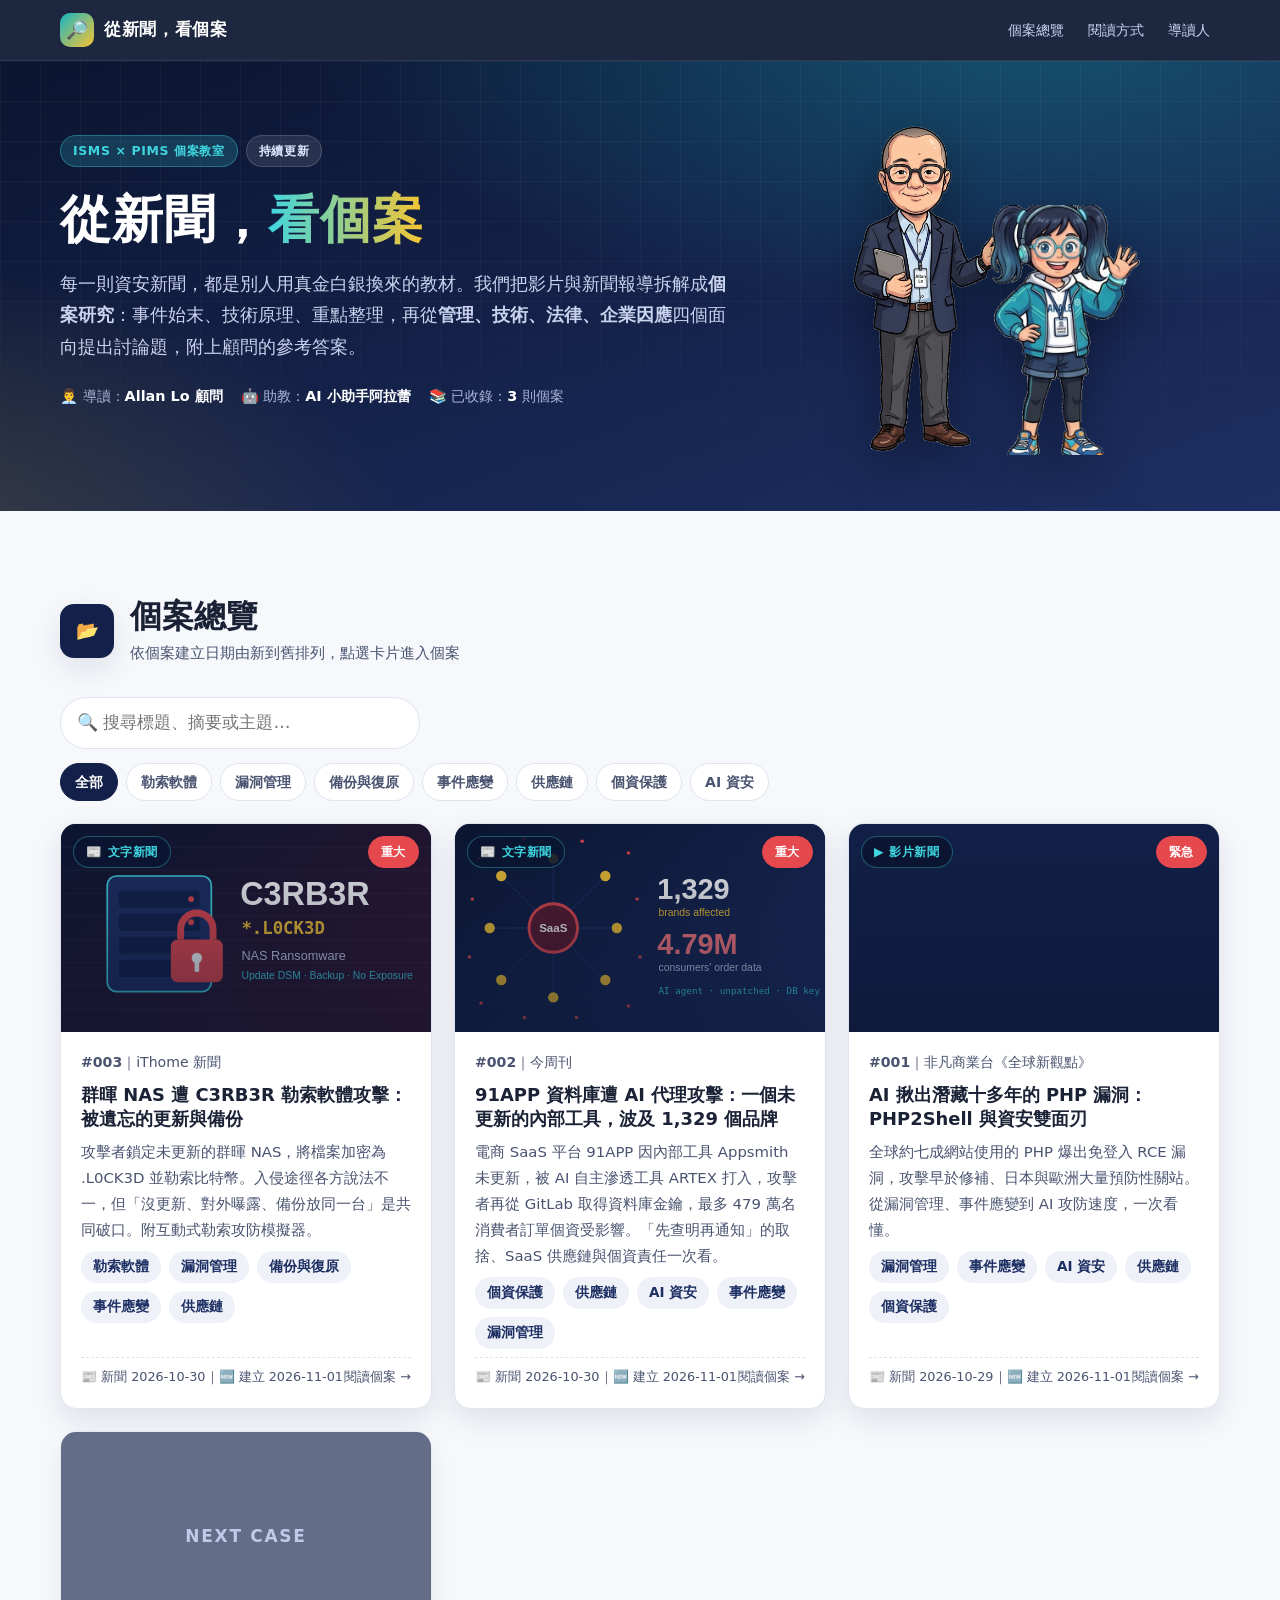
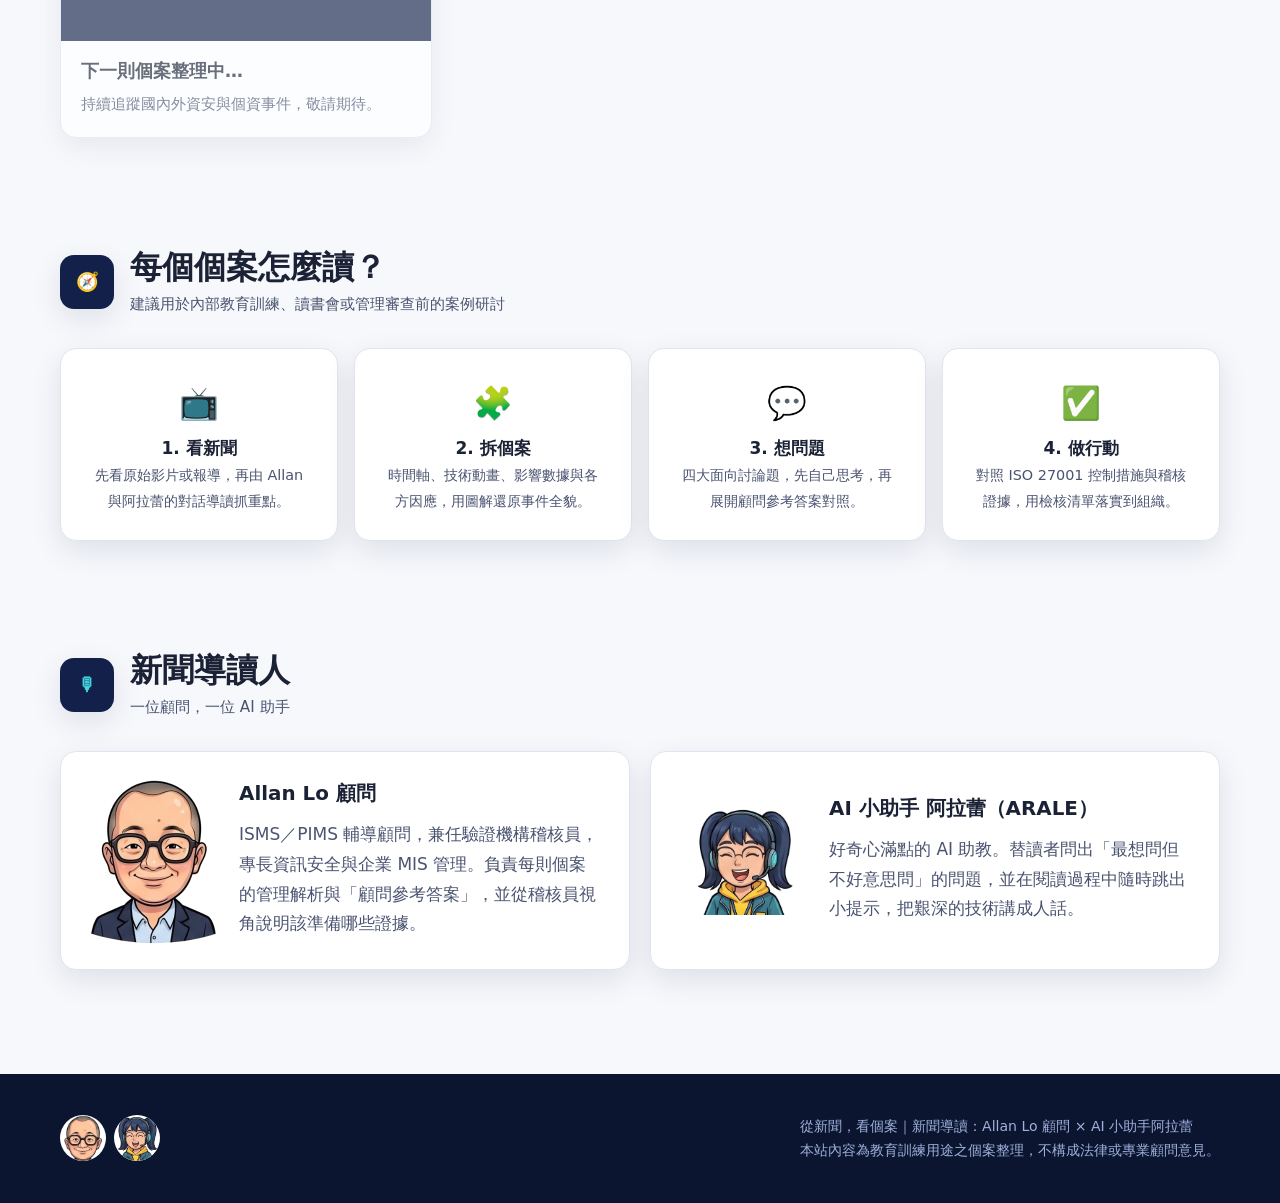
<file: index.html>
<!DOCTYPE html>
<html lang="zh-Hant-TW">
<head>
<meta charset="utf-8">
<meta name="viewport" content="width=device-width, initial-scale=1">
<title>從新聞，看個案｜Allan Lo 顧問 × AI 小助手阿拉蕾</title>
<meta name="description" content="把每一則資安新聞，變成一堂資訊安全與個資保護管理課。以個案研究方式整理重點，並提供管理、技術、法律、企業因應四大面向的討論題與顧問參考答案。">
<link rel="stylesheet" href="assets/css/style.css">
<link rel="icon" href="assets/img/characters/arale-laugh.png">
</head>
<body>

<header class="topbar">
  <div class="container">
    <a class="brand" href="index.html"><span class="logo">🔎</span><span>從新聞，看個案</span></a>
    <nav class="toc">
      <a href="#cases">個案總覽</a>
      <a href="#how">閱讀方式</a>
      <a href="#hosts">導讀人</a>
    </nav>
  </div>
</header>

<section class="hero lib-hero">
  <div class="container">
    <div>
      <div class="eyebrow"><span class="tag teal">ISMS × PIMS 個案教室</span><span class="tag">持續更新</span></div>
      <h1>從新聞，<span class="hl">看個案</span></h1>
      <p class="lead">每一則資安新聞，都是別人用真金白銀換來的教材。我們把影片與新聞報導拆解成<b>個案研究</b>：事件始末、技術原理、重點整理，再從<b>管理、技術、法律、企業因應</b>四個面向提出討論題，附上顧問的參考答案。</p>
      <div class="hero-meta">
        <div>👨‍💼 導讀：<b>Allan Lo 顧問</b></div>
        <div>🤖 助教：<b>AI 小助手阿拉蕾</b></div>
        <div>📚 已收錄：<b id="case-count">0</b> 則個案</div>
      </div>
    </div>
    <div class="hero-cast" aria-hidden="true">
      <img class="allan" src="assets/img/characters/allan-full.png" alt="">
      <img class="arale" src="assets/img/characters/arale-full.png" alt="">
    </div>
  </div>
</section>

<main class="container">
  <section class="block" id="cases">
    <div class="sec-head">
      <div class="sec-num">📂</div>
      <div><h2>個案總覽</h2><p>依個案建立日期由新到舊排列，點選卡片進入個案</p></div>
    </div>
    <input class="search" type="search" id="q" placeholder="🔍 搜尋標題、摘要或主題…" aria-label="搜尋個案">
    <div class="filters" id="filters"></div>
    <div class="case-grid" id="grid"></div>
  </section>

  <section class="block" id="how">
    <div class="sec-head">
      <div class="sec-num">🧭</div>
      <div><h2>每個個案怎麼讀？</h2><p>建議用於內部教育訓練、讀書會或管理審查前的案例研討</p></div>
    </div>
    <div class="howto">
      <div class="card reveal"><div class="ico">📺</div><h4>1. 看新聞</h4><p>先看原始影片或報導，再由 Allan 與阿拉蕾的對話導讀抓重點。</p></div>
      <div class="card reveal d1"><div class="ico">🧩</div><h4>2. 拆個案</h4><p>時間軸、技術動畫、影響數據與各方因應，用圖解還原事件全貌。</p></div>
      <div class="card reveal d2"><div class="ico">💬</div><h4>3. 想問題</h4><p>四大面向討論題，先自己思考，再展開顧問參考答案對照。</p></div>
      <div class="card reveal d3"><div class="ico">✅</div><h4>4. 做行動</h4><p>對照 ISO 27001 控制措施與稽核證據，用檢核清單落實到組織。</p></div>
    </div>
  </section>

  <section class="block" id="hosts">
    <div class="sec-head">
      <div class="sec-num">🎙</div>
      <div><h2>新聞導讀人</h2><p>一位顧問，一位 AI 助手</p></div>
    </div>
    <div class="grid g2">
      <div class="card reveal" style="display:flex; gap:20px; align-items:center">
        <img src="assets/img/characters/allan-smile.png" alt="Allan Lo 顧問" style="width:130px; flex:none">
        <div>
          <h3>Allan Lo 顧問</h3>
          <p class="muted" style="margin:0">ISMS／PIMS 輔導顧問，兼任驗證機構稽核員，專長資訊安全與企業 MIS 管理。負責每則個案的管理解析與「顧問參考答案」，並從稽核員視角說明該準備哪些證據。</p>
        </div>
      </div>
      <div class="card reveal d1" style="display:flex; gap:20px; align-items:center">
        <img src="assets/img/characters/arale-laugh.png" alt="AI 小助手阿拉蕾" style="width:130px; flex:none">
        <div>
          <h3>AI 小助手 阿拉蕾（ARALE）</h3>
          <p class="muted" style="margin:0">好奇心滿點的 AI 助教。替讀者問出「最想問但不好意思問」的問題，並在閱讀過程中隨時跳出小提示，把艱深的技術講成人話。</p>
        </div>
      </div>
    </div>
  </section>
</main>

<footer class="site">
  <div class="container">
    <div class="cast">
      <img src="assets/img/characters/allan-smile.png" alt="Allan Lo">
      <img src="assets/img/characters/arale-laugh.png" alt="阿拉蕾">
    </div>
    <div>從新聞，看個案｜新聞導讀：Allan Lo 顧問 × AI 小助手阿拉蕾<br><span class="small">本站內容為教育訓練用途之個案整理，不構成法律或專業顧問意見。</span></div>
  </div>
</footer>

<script src="assets/js/cases.js"></script>
<script>
(function () {
  const cases = (window.CASES || []).slice().sort((a, b) => (b.created || b.date).localeCompare(a.created || a.date) || b.id.localeCompare(a.id));
  const grid = document.getElementById('grid');
  const q = document.getElementById('q');
  const filters = document.getElementById('filters');
  document.getElementById('case-count').textContent = cases.length;
  const topics = ['全部', ...new Set(cases.flatMap((c) => c.topics))];
  let topic = '全部';
  const esc = (s) => String(s).replace(/[&<>"']/g, (m) => ({ '&': '&amp;', '<': '&lt;', '>': '&gt;', '"': '&quot;', "'": '&#39;' }[m]));

  filters.innerHTML = topics.map((t) => `<button type="button" data-t="${esc(t)}" class="${t === topic ? 'on' : ''}">${esc(t)}</button>`).join('');
  filters.addEventListener('click', (e) => {
    const b = e.target.closest('button'); if (!b) return;
    topic = b.dataset.t;
    filters.querySelectorAll('button').forEach((x) => x.classList.toggle('on', x === b));
    render();
  });
  q.addEventListener('input', render);

  function render() {
    const kw = q.value.trim().toLowerCase();
    const list = cases.filter((c) =>
      (topic === '全部' || c.topics.includes(topic)) &&
      (!kw || [c.title, c.summary, c.source, ...c.topics].join(' ').toLowerCase().includes(kw)));
    grid.innerHTML = list.map((c) => `
      <a class="card case-card" href="cases/${esc(c.slug)}/index.html">
        <div class="thumb" style="background-image:linear-gradient(180deg,rgba(11,21,48,.1),rgba(11,21,48,.55)),url('${esc(c.thumb)}')">
          <span class="tag teal src-type">${c.type === 'video' ? '▶ 影片新聞' : '📰 文字新聞'}</span>
          <span class="tag hot sev">${esc(c.severity)}</span>
        </div>
        <div class="body">
          <span class="muted small"><b>${esc(c.id)}</b>｜${esc(c.source)}</span>
          <h3>${esc(c.title)}</h3>
          <p>${esc(c.summary)}</p>
          <div class="chips">${c.topics.map((t) => `<span class="chip">${esc(t)}</span>`).join('')}</div>
          <div class="meta"><span>📰 新聞 ${esc(c.date)}｜🆕 建立 ${esc((c.created || '').slice(0, 10))}</span><span>閱讀個案 →</span></div>
        </div>
      </a>`).join('') +
      `<div class="card case-card soon"><div class="thumb">NEXT CASE</div><div class="body"><h3>下一則個案整理中…</h3><p>持續追蹤國內外資安與個資事件，敬請期待。</p></div></div>`;
    if (!list.length) grid.insertAdjacentHTML('afterbegin', '<p class="muted">找不到符合條件的個案。</p>');
  }
  render();
})();
</script>
<script src="assets/js/main.js"></script>
</body>
</html>
</file>
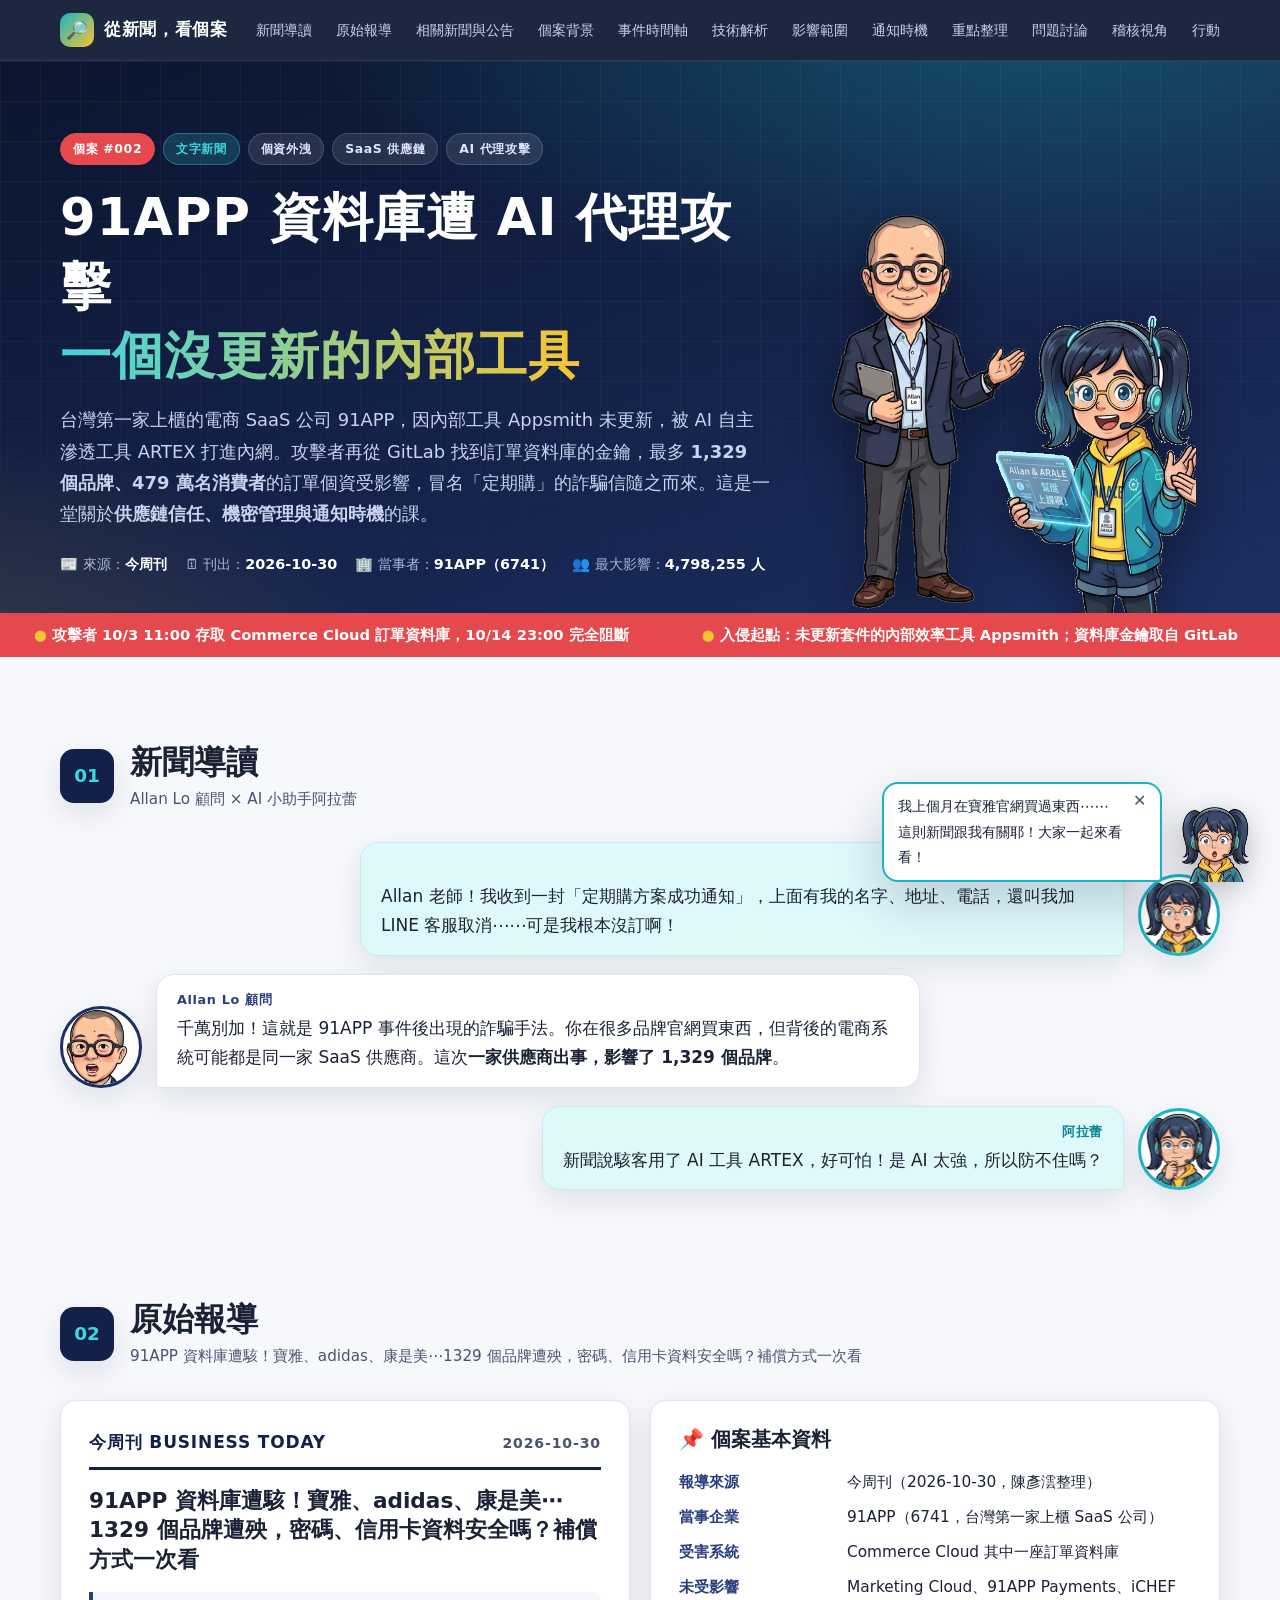
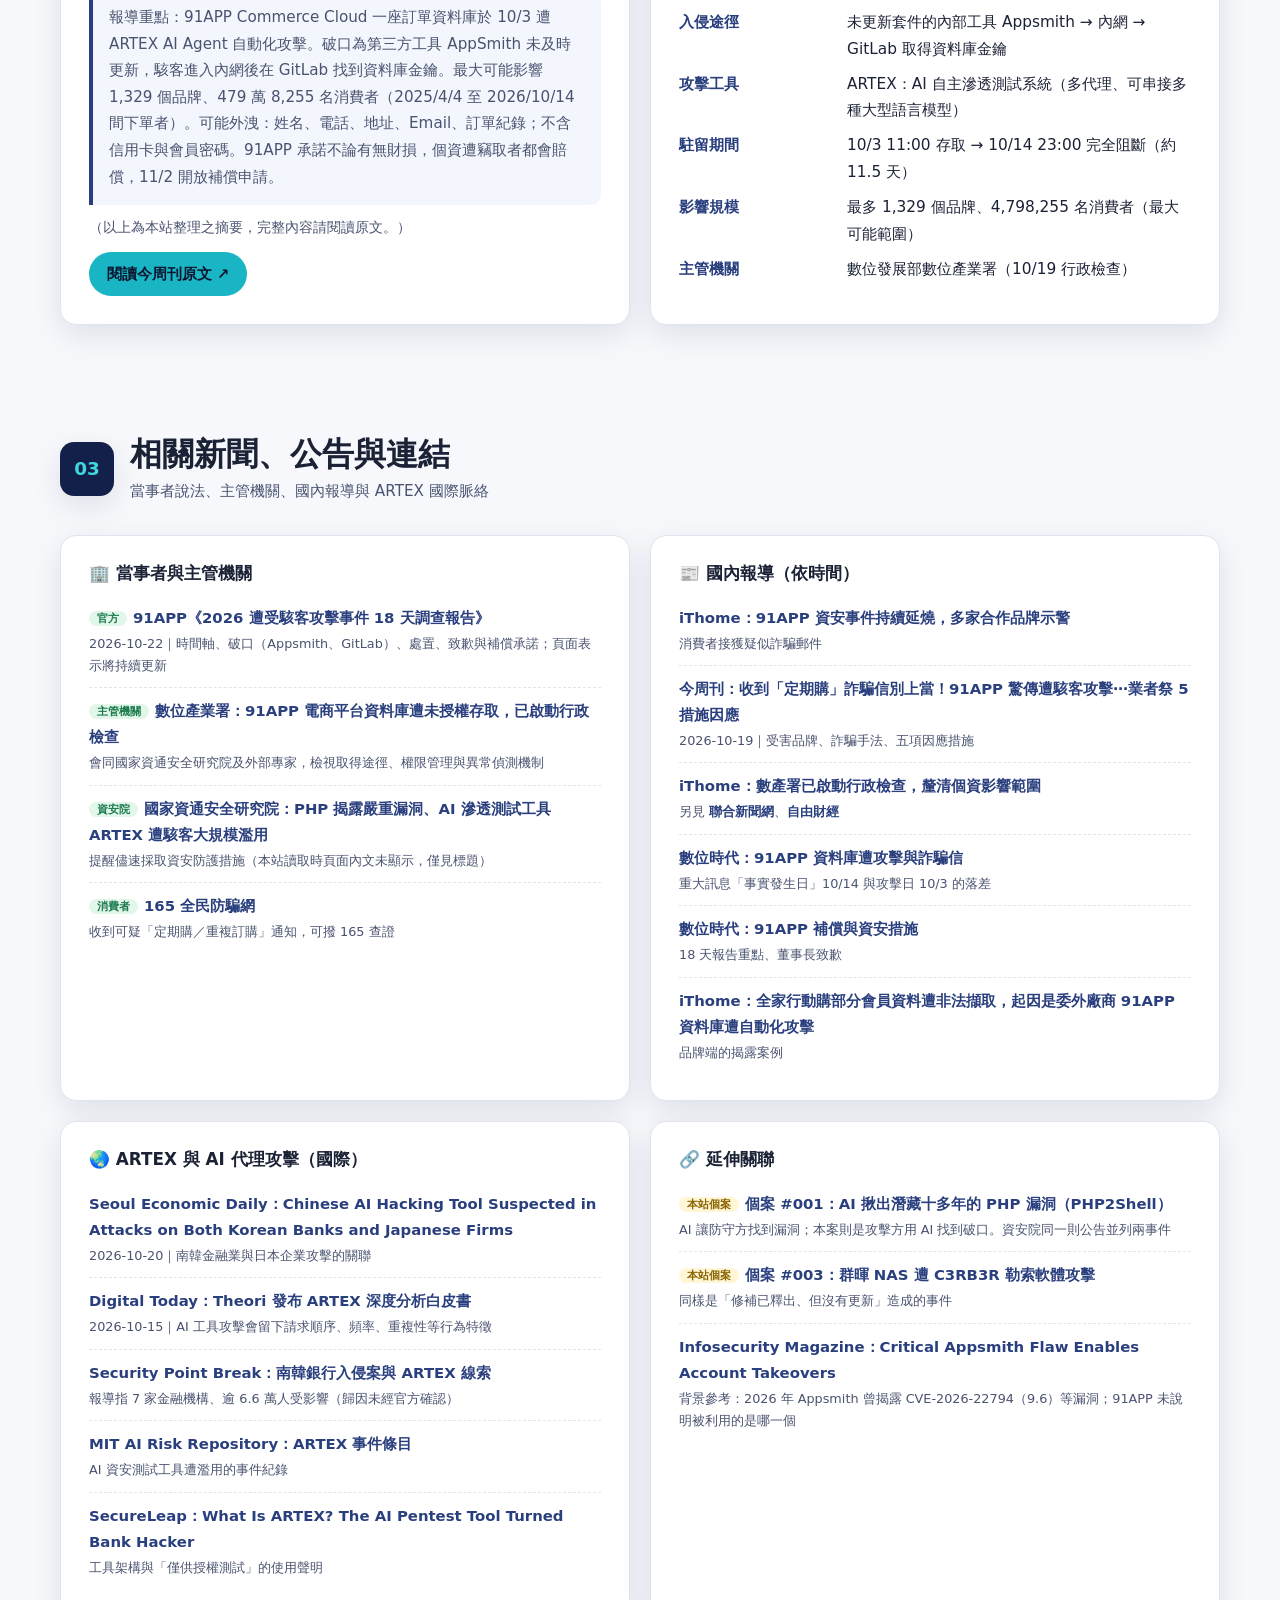
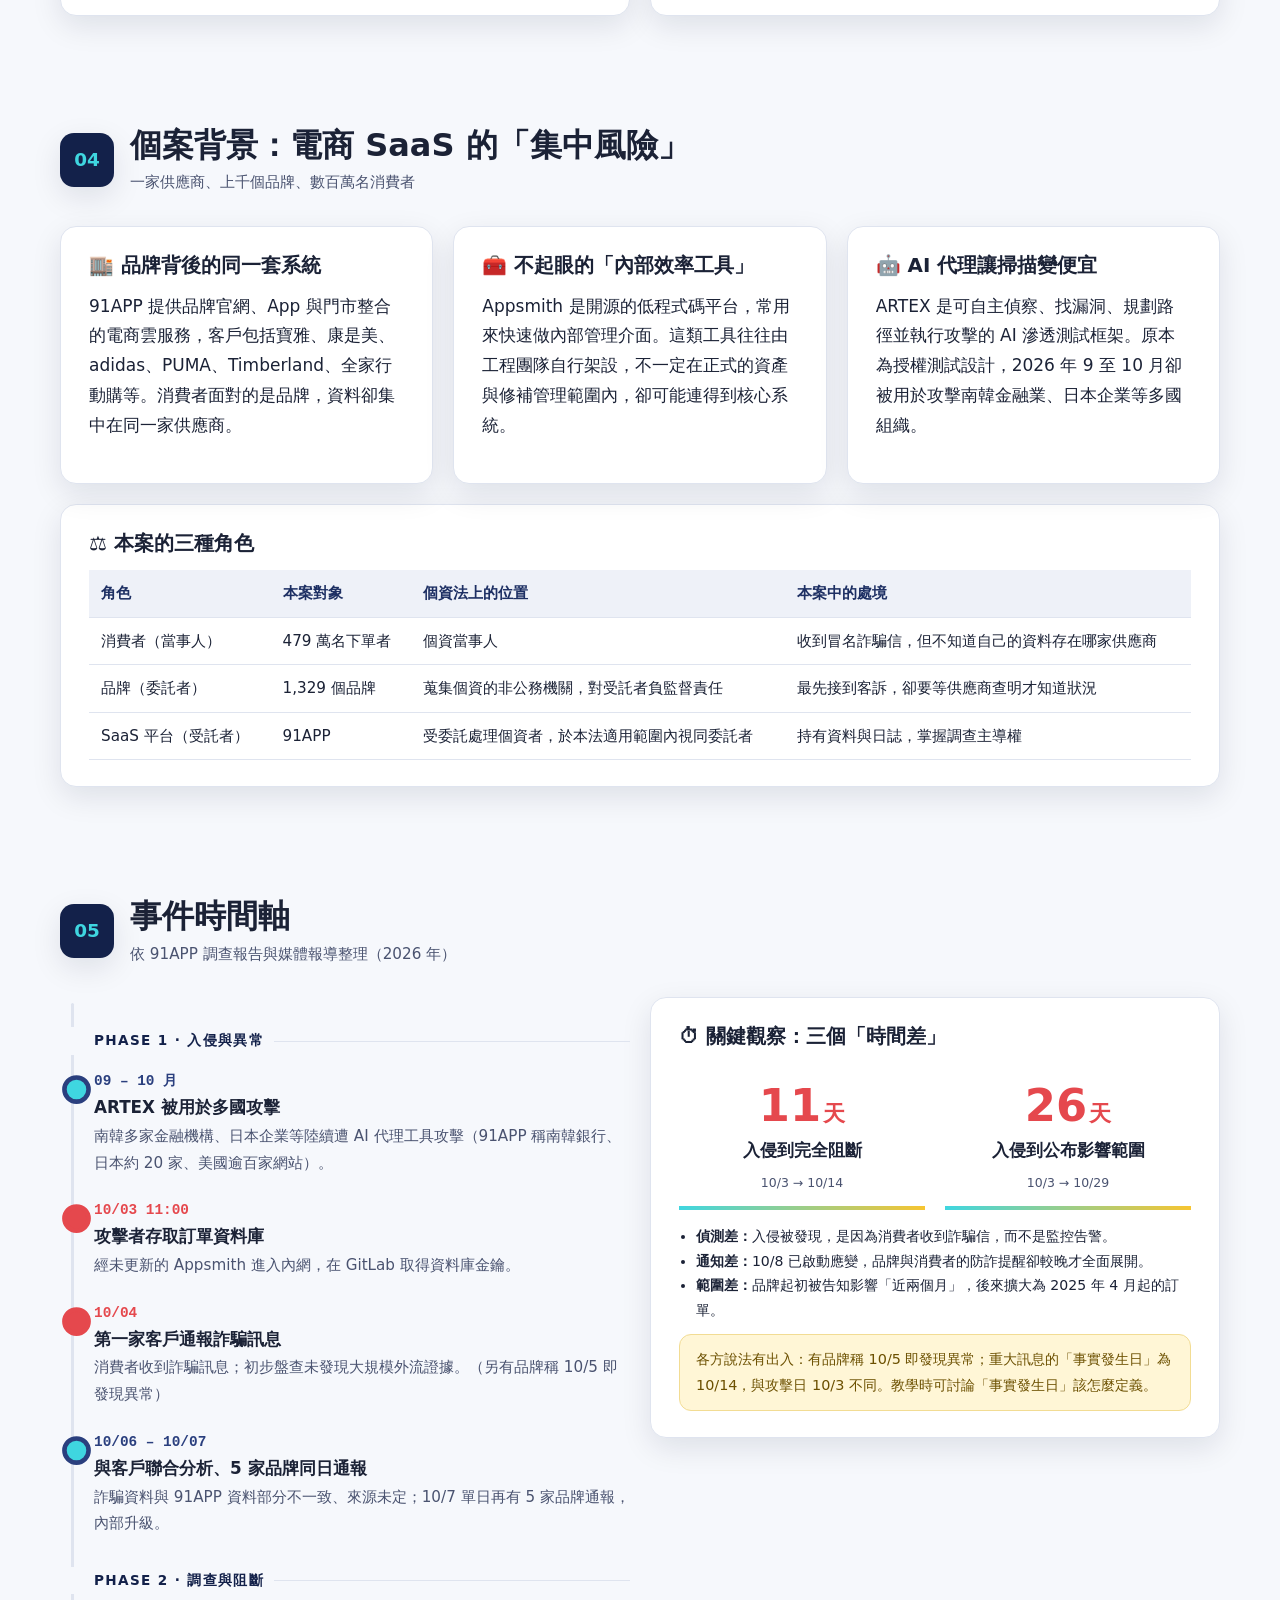
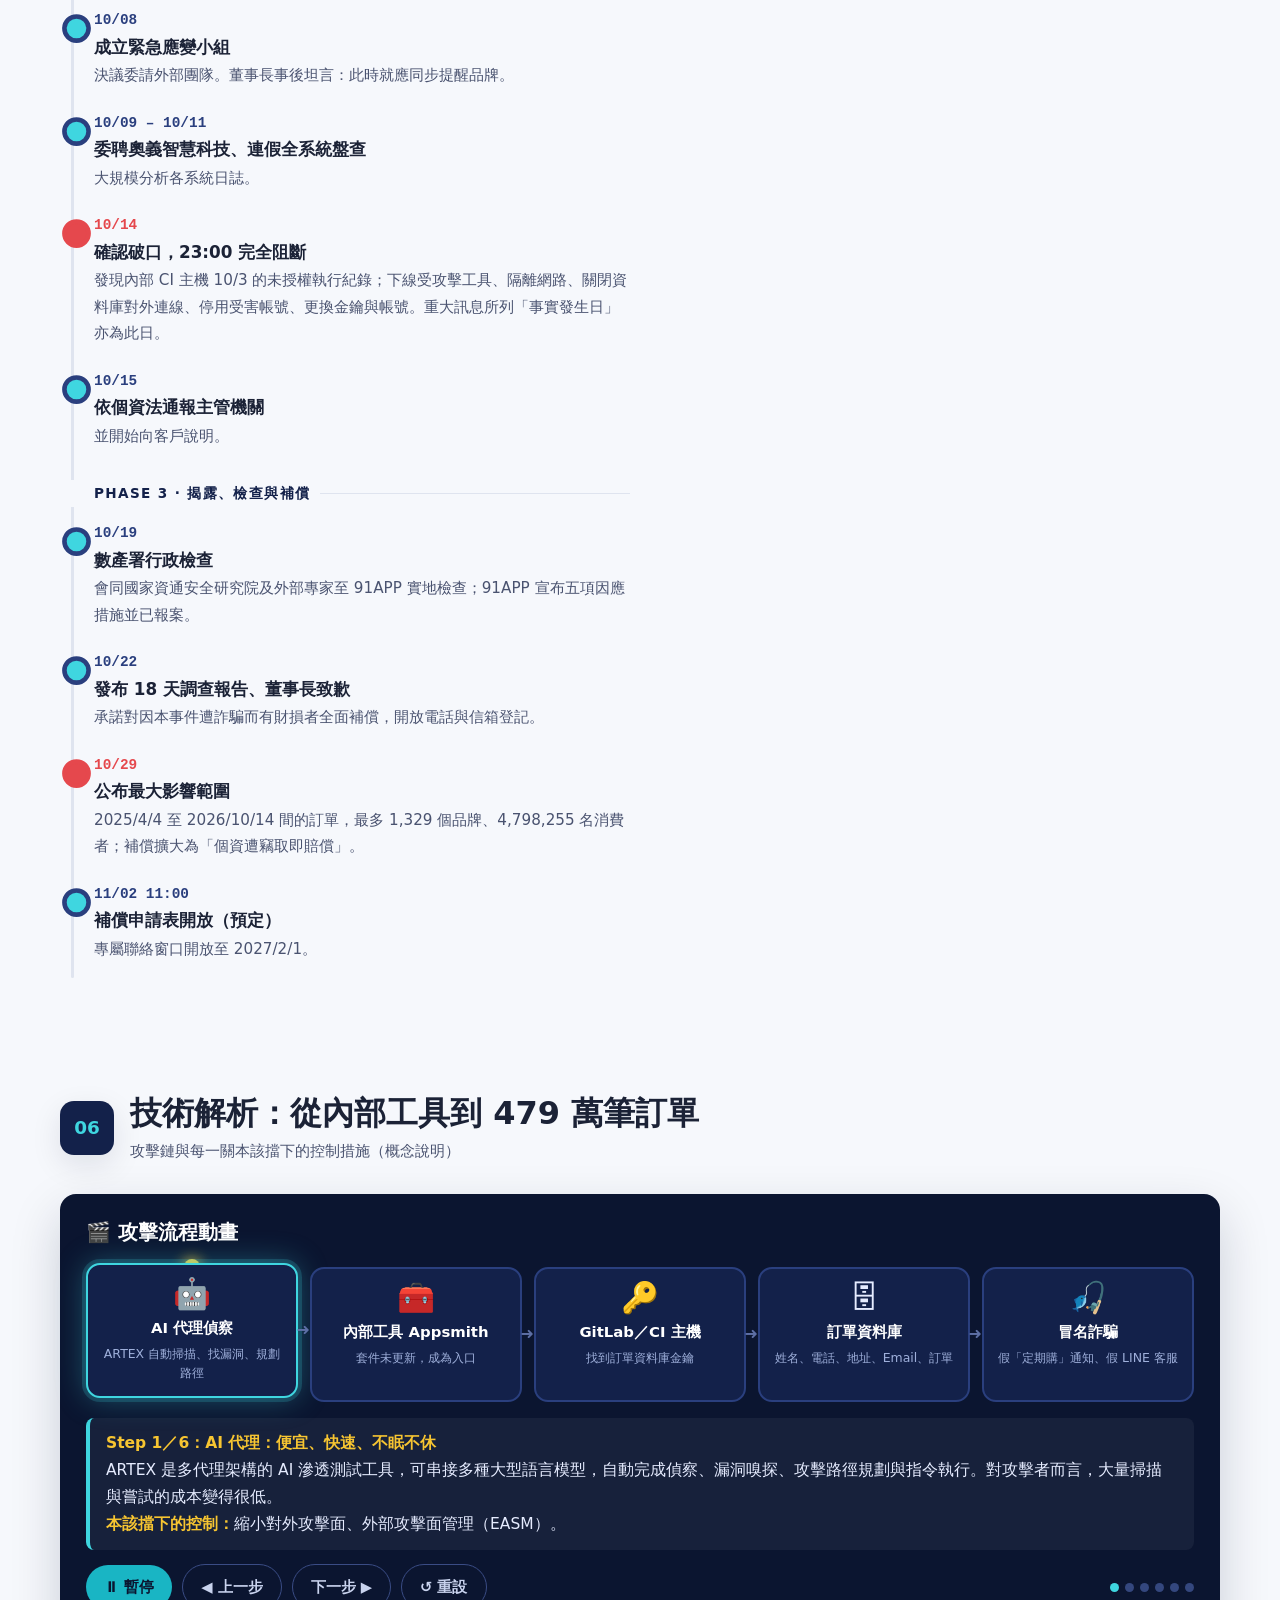
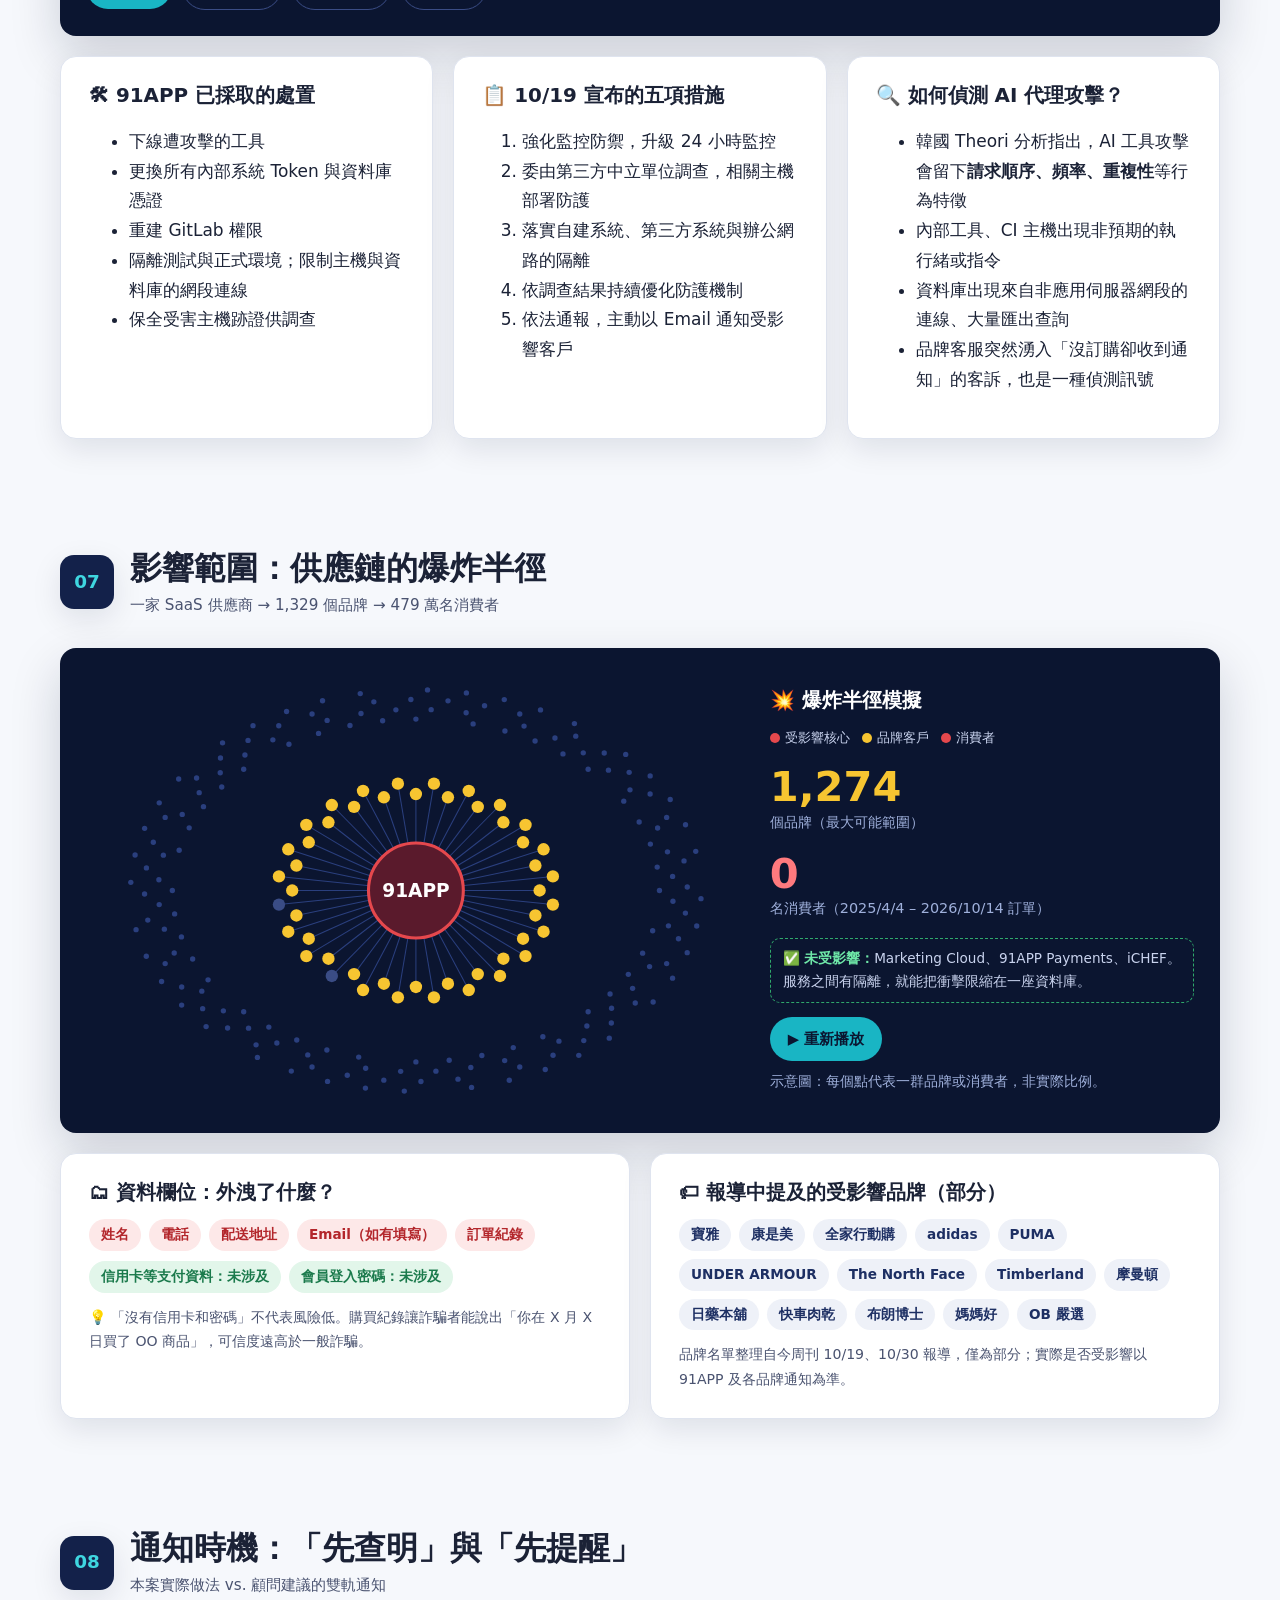
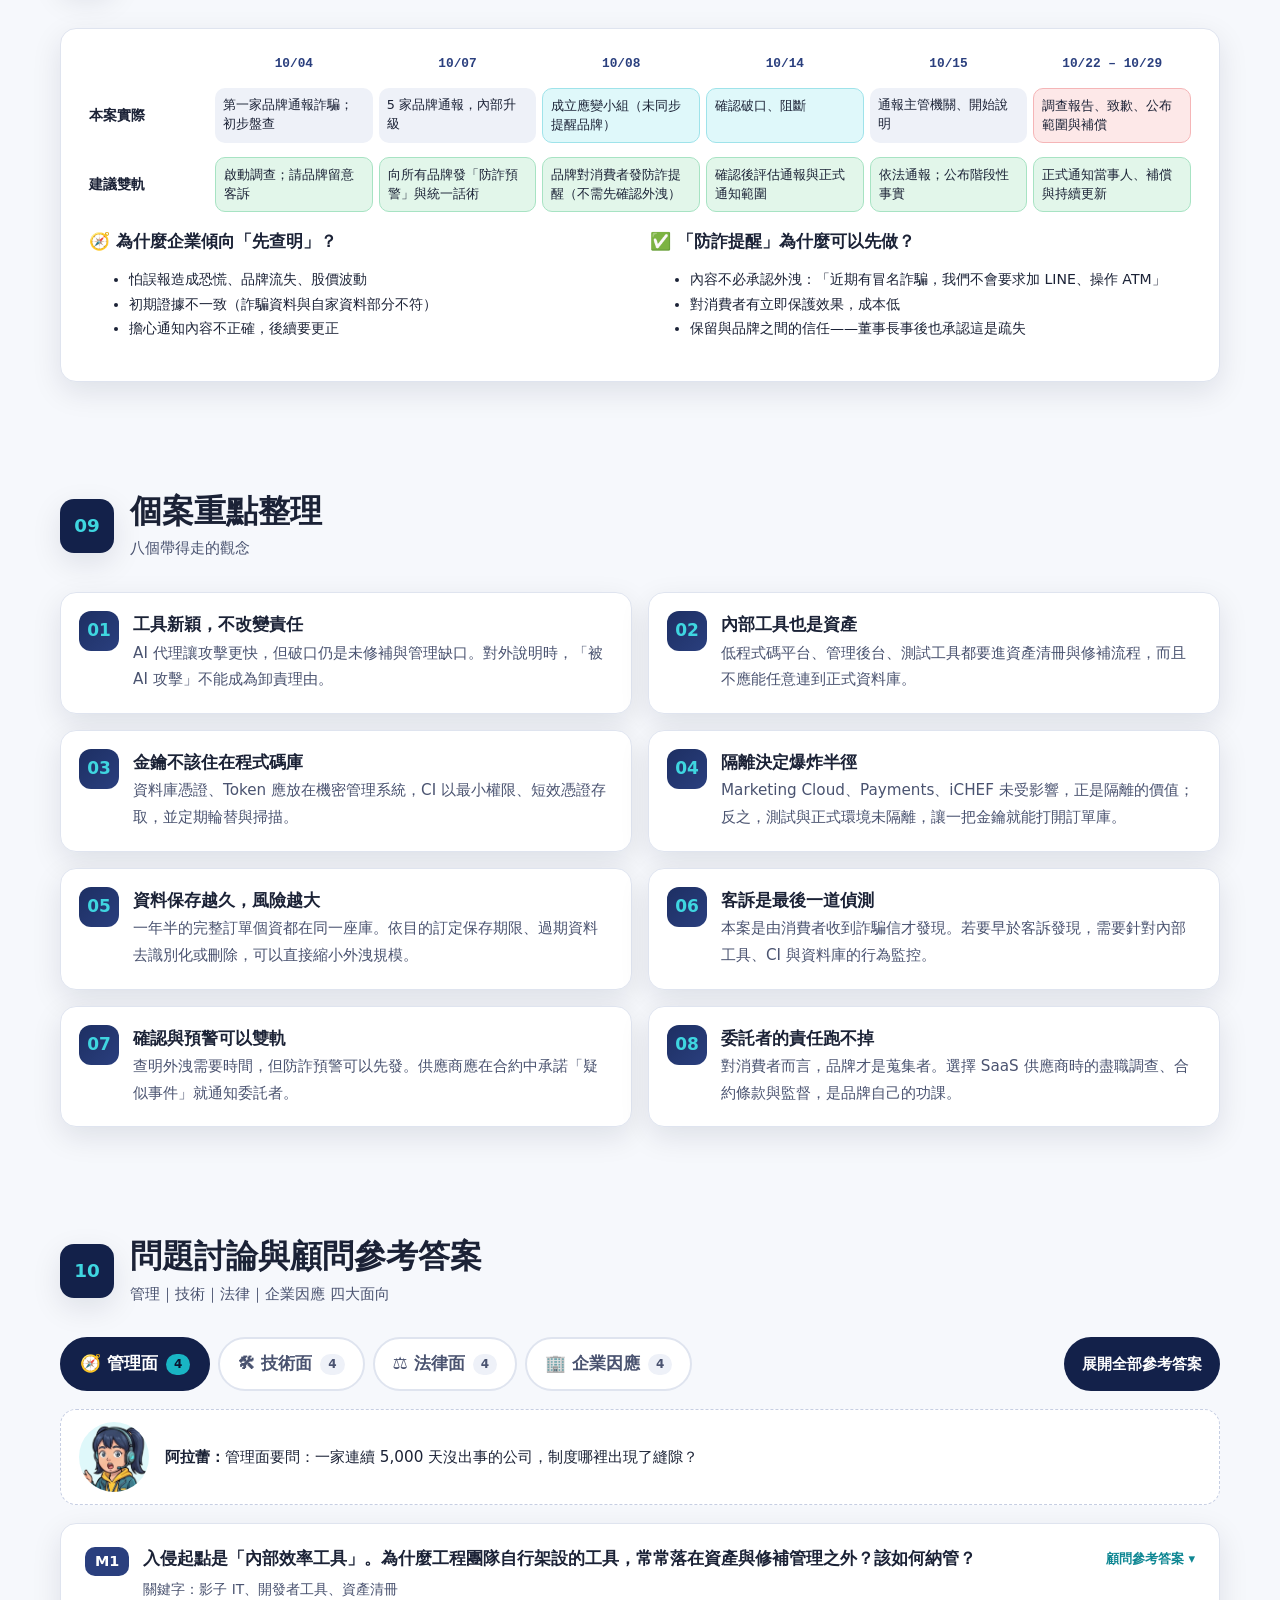
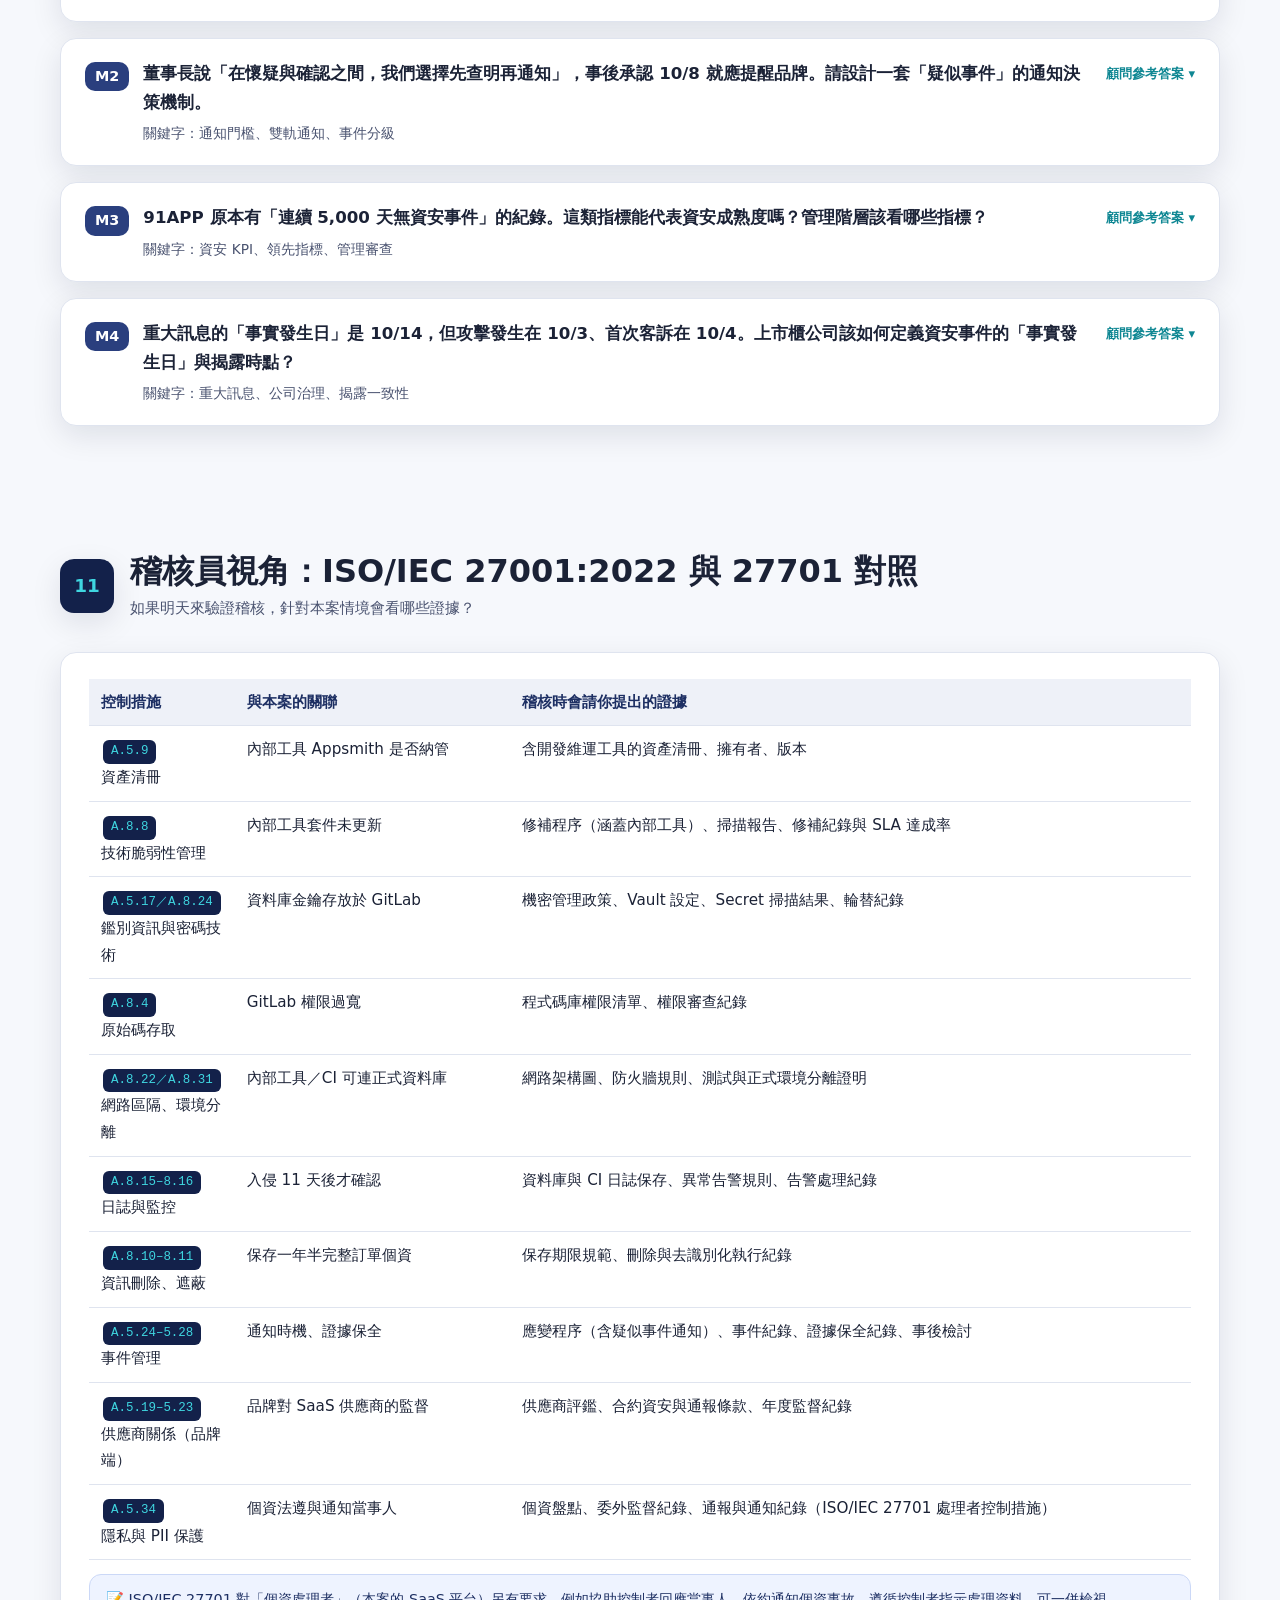
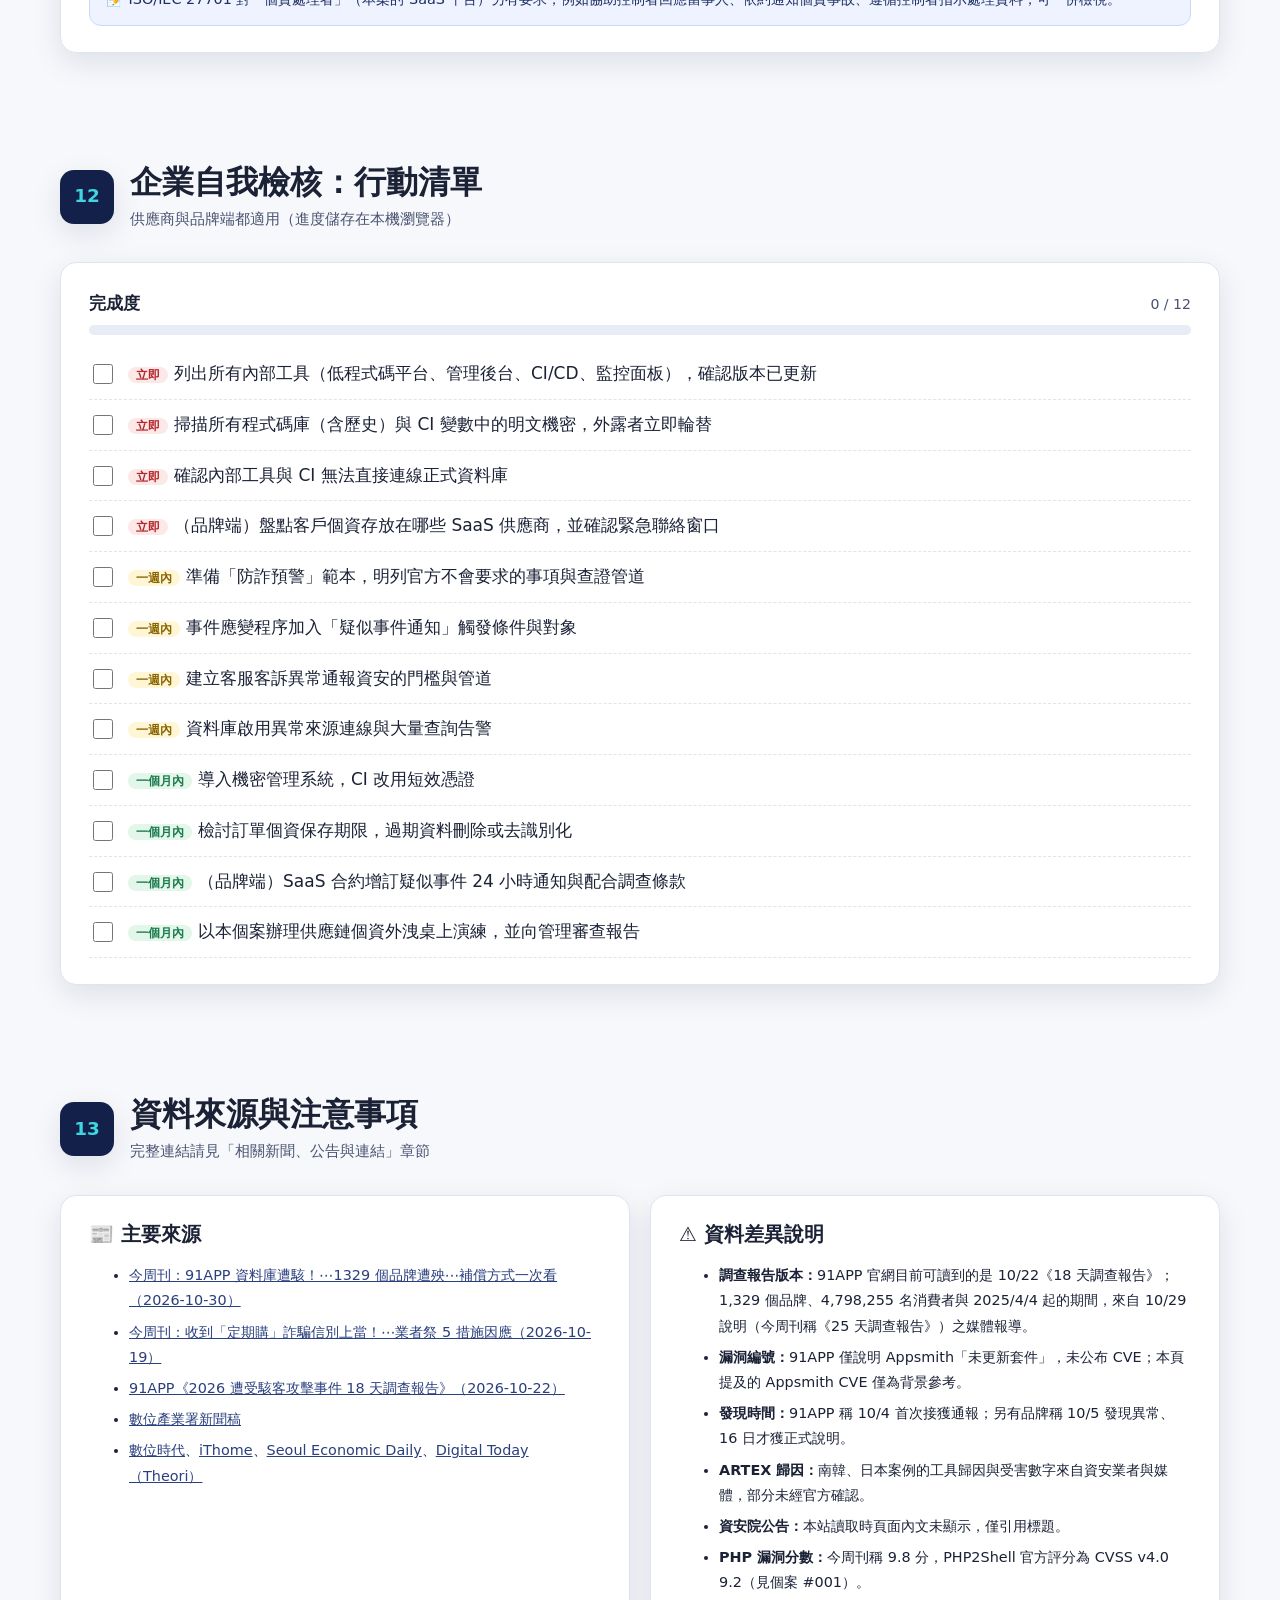
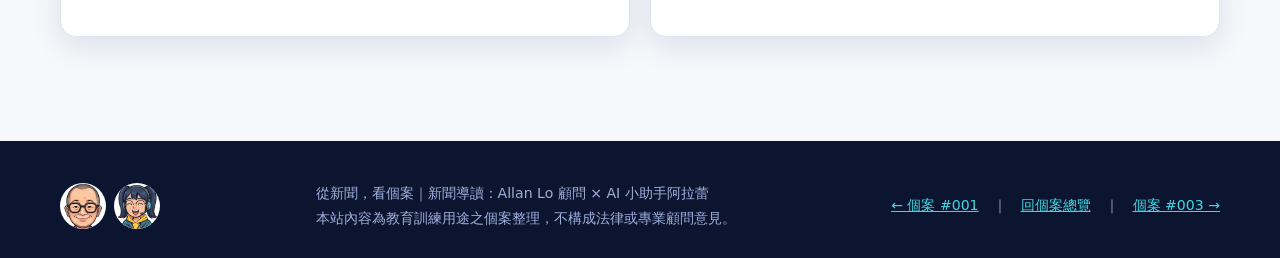
<file: cases/2026-10-91app-breach/index.html>
<!DOCTYPE html>
<html lang="zh-Hant-TW">
<head>
<meta charset="utf-8">
<meta name="viewport" content="width=device-width, initial-scale=1">
<title>個案 #002｜91APP 資料庫遭 AI 代理攻擊：一個未更新的內部工具，波及 1,329 個品牌｜從新聞，看個案</title>
<meta name="description" content="從今周刊報導出發，以個案研究方式解析 91APP 資料庫遭 AI 自主滲透工具 ARTEX 攻擊事件：攻擊鏈、SaaS 供應鏈影響範圍、「先查明再通知」的取捨，以及管理、技術、法律、企業因應四大面向的討論題與顧問參考答案。">
<link rel="stylesheet" href="../../assets/css/style.css">
<link rel="icon" href="../../assets/img/characters/arale-laugh.png">
</head>
<body>

<header class="topbar">
  <div class="container">
    <a class="brand" href="../../index.html"><span class="logo">🔎</span><span>從新聞，看個案</span></a>
    <nav class="toc" aria-label="本頁目錄">
      <a href="#guide">新聞導讀</a>
      <a href="#source">原始報導</a>
      <a href="#links">相關新聞與公告</a>
      <a href="#background">個案背景</a>
      <a href="#timeline">事件時間軸</a>
      <a href="#tech">技術解析</a>
      <a href="#blast">影響範圍</a>
      <a href="#notify">通知時機</a>
      <a href="#keypoints">重點整理</a>
      <a href="#discussion">問題討論</a>
      <a href="#audit">稽核視角</a>
      <a href="#checklist">行動清單</a>
      <a href="#refs">資料來源</a>
    </nav>
  </div>
  <div class="progress"></div>
</header>

<!-- ================= HERO ================= -->
<section class="hero">
  <div class="container">
    <div>
      <div class="eyebrow">
        <span class="tag hot">個案 #002</span>
        <span class="tag teal">文字新聞</span>
        <span class="tag">個資外洩</span><span class="tag">SaaS 供應鏈</span><span class="tag">AI 代理攻擊</span>
      </div>
      <h1>91APP 資料庫遭 AI 代理攻擊<br><span class="hl">一個沒更新的內部工具</span></h1>
      <p class="lead">台灣第一家上櫃的電商 SaaS 公司 91APP，因內部工具 Appsmith 未更新，被 AI 自主滲透工具 ARTEX 打進內網。攻擊者再從 GitLab 找到訂單資料庫的金鑰，最多 <b>1,329 個品牌、479 萬名消費者</b>的訂單個資受影響，冒名「定期購」的詐騙信隨之而來。這是一堂關於<b>供應鏈信任、機密管理與通知時機</b>的課。</p>
      <div class="hero-meta">
        <div>📰 來源：<b>今周刊</b></div>
        <div>🗓 刊出：<b>2026-10-30</b></div>
        <div>🏢 當事者：<b>91APP（6741）</b></div>
        <div>👥 最大影響：<b>4,798,255 人</b></div>
      </div>
    </div>
    <div class="hero-cast" aria-hidden="true">
      <img class="allan" src="../../assets/img/characters/allan-full.png" alt="">
      <img class="arale" src="../../assets/img/characters/arale-present.png" alt="">
    </div>
  </div>
  <div class="ticker" aria-hidden="true">
    <div class="track">
      <span>攻擊者 10/3 11:00 存取 Commerce Cloud 訂單資料庫，10/14 23:00 完全阻斷</span>
      <span>入侵起點：未更新套件的內部效率工具 Appsmith；資料庫金鑰取自 GitLab</span>
      <span>最大影響範圍：1,329 個品牌、4,798,255 名消費者</span>
      <span>不含信用卡與會員密碼；含姓名、電話、地址、Email、訂單紀錄</span>
      <span>數發部數產署 10/19 會同資安院進行行政檢查</span>
      <span>董事長何英圻致歉：10/8 成立緊急小組時就應同步提醒品牌</span>
      <span>攻擊者 10/3 11:00 存取 Commerce Cloud 訂單資料庫，10/14 23:00 完全阻斷</span>
      <span>入侵起點：未更新套件的內部效率工具 Appsmith；資料庫金鑰取自 GitLab</span>
      <span>最大影響範圍：1,329 個品牌、4,798,255 名消費者</span>
      <span>不含信用卡與會員密碼；含姓名、電話、地址、Email、訂單紀錄</span>
      <span>數發部數產署 10/19 會同資安院進行行政檢查</span>
      <span>董事長何英圻致歉：10/8 成立緊急小組時就應同步提醒品牌</span>
    </div>
  </div>
</section>

<main class="container">

<!-- ================= 1. 新聞導讀 ================= -->
<section class="block" id="guide" data-tip="我上個月在寶雅官網買過東西⋯⋯這則新聞跟我有關耶！大家一起來看看！" data-tip-img="../../assets/img/characters/arale-surprised.png">
  <div class="sec-head reveal">
    <div class="sec-num">01</div>
    <div><h2>新聞導讀</h2><p>Allan Lo 顧問 × AI 小助手阿拉蕾</p></div>
  </div>
  <div class="dialogue">
    <div class="say arale">
      <div class="avatar"><img src="../../assets/img/characters/arale-surprised.png" alt="阿拉蕾"></div>
      <div class="bubble"><span class="who">阿拉蕾</span><p>Allan 老師！我收到一封「定期購方案成功通知」，上面有我的名字、地址、電話，還叫我加 LINE 客服取消⋯⋯可是我根本沒訂啊！</p></div>
    </div>
    <div class="say allan">
      <div class="avatar"><img src="../../assets/img/characters/allan-worried.png" alt="Allan Lo 顧問"></div>
      <div class="bubble"><span class="who">Allan Lo 顧問</span><p>千萬別加！這就是 91APP 事件後出現的詐騙手法。你在很多品牌官網買東西，但背後的電商系統可能都是同一家 SaaS 供應商。這次<b>一家供應商出事，影響了 1,329 個品牌</b>。</p></div>
    </div>
    <div class="say arale">
      <div class="avatar"><img src="../../assets/img/characters/arale-think.png" alt="阿拉蕾"></div>
      <div class="bubble"><span class="who">阿拉蕾</span><p>新聞說駭客用了 AI 工具 ARTEX，好可怕！是 AI 太強，所以防不住嗎？</p></div>
    </div>
    <div class="say allan">
      <div class="avatar"><img src="../../assets/img/characters/allan-point.png" alt="Allan Lo 顧問"></div>
      <div class="bubble"><span class="who">Allan Lo 顧問</span><p>91APP 自己說得很好：「<b>攻擊工具的新穎，不改變公司的責任</b>」。破口是一個<b>沒更新的內部工具</b>，再加上<b>放在 GitLab 裡的資料庫金鑰</b>。AI 只是讓攻擊者更快找到這些老問題。</p></div>
    </div>
    <div class="say arale">
      <div class="avatar"><img src="../../assets/img/characters/arale-confused.png" alt="阿拉蕾"></div>
      <div class="bubble"><span class="who">阿拉蕾</span><p>還有一點我不懂：品牌 10/4 就有人收到詐騙信，為什麼消費者到月底才接到正式通知？</p></div>
    </div>
    <div class="say allan">
      <div class="avatar"><img src="../../assets/img/characters/allan-think.png" alt="Allan Lo 顧問"></div>
      <div class="bubble"><span class="who">Allan Lo 顧問</span><p>這是本案最值得討論的決策。董事長說「在懷疑與確認之間，我們選擇<b>先查明再通知</b>」，事後也承認 10/8 就該先提醒品牌。<b>「確認外洩」和「提醒防詐」其實可以分開做</b>，這就是今天的重點之一。</p></div>
    </div>
    <div class="say arale">
      <div class="avatar"><img src="../../assets/img/characters/arale-fight.png" alt="阿拉蕾"></div>
      <div class="bubble"><span class="who">阿拉蕾</span><p>了解！那我們一樣從<b>管理、技術、法律、企業因應</b>四個面向，來拆解這個個案！</p></div>
    </div>
  </div>
</section>

<!-- ================= 2. 原始報導 ================= -->
<section class="block" id="source" data-tip="建議點進今周刊原文閱讀，裡面也有補償申請方式喔！" data-tip-img="../../assets/img/characters/arale-explain.png">
  <div class="sec-head reveal">
    <div class="sec-num">02</div>
    <div><h2>原始報導</h2><p>91APP 資料庫遭駭！寶雅、adidas、康是美⋯1329 個品牌遭殃，密碼、信用卡資料安全嗎？補償方式一次看</p></div>
  </div>
  <div class="grid g2">
    <div class="card news-card reveal">
      <div class="masthead"><span>今周刊 BUSINESS TODAY</span><span class="small muted">2026-10-30</span></div>
      <h3>91APP 資料庫遭駭！寶雅、adidas、康是美⋯1329 個品牌遭殃，密碼、信用卡資料安全嗎？補償方式一次看</h3>
      <blockquote>報導重點：91APP Commerce Cloud 一座訂單資料庫於 10/3 遭 ARTEX AI Agent 自動化攻擊。破口為第三方工具 AppSmith 未及時更新，駭客進入內網後在 GitLab 找到資料庫金鑰。最大可能影響 1,329 個品牌、479 萬 8,255 名消費者（2025/4/4 至 2026/10/14 間下單者）。可能外洩：姓名、電話、地址、Email、訂單紀錄；不含信用卡與會員密碼。91APP 承諾不論有無財損，個資遭竊取者都會賠償，11/2 開放補償申請。</blockquote>
      <p class="small muted" style="margin:0">（以上為本站整理之摘要，完整內容請閱讀原文。）</p>
      <div><a class="btn" href="https://www.businesstoday.com.tw/article/category/183030/post/202610300008/" target="_blank" rel="noopener" style="text-decoration:none; display:inline-block">閱讀今周刊原文 ↗</a></div>
    </div>
    <div class="card reveal d1">
      <h3>📌 個案基本資料</h3>
      <dl class="factbox">
        <dt>報導來源</dt><dd>今周刊（2026-10-30，陳彥澐整理）</dd>
        <dt>當事企業</dt><dd>91APP（6741，台灣第一家上櫃 SaaS 公司）</dd>
        <dt>受害系統</dt><dd>Commerce Cloud 其中一座訂單資料庫</dd>
        <dt>未受影響</dt><dd>Marketing Cloud、91APP Payments、iCHEF</dd>
        <dt>入侵途徑</dt><dd>未更新套件的內部工具 Appsmith → 內網 → GitLab 取得資料庫金鑰</dd>
        <dt>攻擊工具</dt><dd>ARTEX：AI 自主滲透測試系統（多代理、可串接多種大型語言模型）</dd>
        <dt>駐留期間</dt><dd>10/3 11:00 存取 → 10/14 23:00 完全阻斷（約 11.5 天）</dd>
        <dt>影響規模</dt><dd>最多 1,329 個品牌、4,798,255 名消費者（最大可能範圍）</dd>
        <dt>主管機關</dt><dd>數位發展部數位產業署（10/19 行政檢查）</dd>
      </dl>
    </div>
  </div>
</section>

<!-- ================= 3. 相關新聞與公告 ================= -->
<section class="block" id="links" data-tip="官方報告、主管機關新聞稿、國內外報導都整理在這裡，方便你做簡報引用！" data-tip-img="../../assets/img/characters/arale-present.png">
  <div class="sec-head reveal">
    <div class="sec-num">03</div>
    <div><h2>相關新聞、公告與連結</h2><p>當事者說法、主管機關、國內報導與 ARTEX 國際脈絡</p></div>
  </div>
  <div class="linkhub">
    <div class="card reveal">
      <h3>🏢 當事者與主管機關</h3>
      <ul class="links">
        <li><span class="badge off">官方</span><a href="https://91app.com/blog/91app-202610-security-incident/" target="_blank" rel="noopener">91APP《2026 遭受駭客攻擊事件 18 天調查報告》</a><span class="lm">2026-10-22｜時間軸、破口（Appsmith、GitLab）、處置、致歉與補償承諾；頁面表示將持續更新</span></li>
        <li><span class="badge off">主管機關</span><a href="https://moda.gov.tw/ADI/news/latest-news/21118" target="_blank" rel="noopener">數位產業署：91APP 電商平台資料庫遭未授權存取，已啟動行政檢查</a><span class="lm">會同國家資通安全研究院及外部專家，檢視取得途徑、權限管理與異常偵測機制</span></li>
        <li><span class="badge off">資安院</span><a href="https://www.nics.nat.gov.tw/latest_news/announcements/News/a3964373-0bf8-4abb-a77a-ca879f0e5d54/" target="_blank" rel="noopener">國家資通安全研究院：PHP 揭露嚴重漏洞、AI 滲透測試工具 ARTEX 遭駭客大規模濫用</a><span class="lm">提醒儘速採取資安防護措施（本站讀取時頁面內文未顯示，僅見標題）</span></li>
        <li><span class="badge off">消費者</span><a href="https://165.npa.gov.tw/" target="_blank" rel="noopener">165 全民防騙網</a><span class="lm">收到可疑「定期購／重複訂購」通知，可撥 165 查證</span></li>
      </ul>
    </div>
    <div class="card reveal d1">
      <h3>📰 國內報導（依時間）</h3>
      <ul class="links">
        <li><a href="https://www.ithome.com.tw/news/179872" target="_blank" rel="noopener">iThome：91APP 資安事件持續延燒，多家合作品牌示警</a><span class="lm">消費者接獲疑似詐騙郵件</span></li>
        <li><a href="https://www.businesstoday.com.tw/article/category/183030/post/202610190005/" target="_blank" rel="noopener">今周刊：收到「定期購」詐騙信別上當！91APP 驚傳遭駭客攻擊⋯業者祭 5 措施因應</a><span class="lm">2026-10-19｜受害品牌、詐騙手法、五項因應措施</span></li>
        <li><a href="https://www.ithome.com.tw/news/179873" target="_blank" rel="noopener">iThome：數產署已啟動行政檢查，釐清個資影響範圍</a><span class="lm">另見 <a href="https://udn.com/news/story/7266/9826960" target="_blank" rel="noopener">聯合新聞網</a>、<a href="https://ec.ltn.com.tw/article/breakingnews/5612946" target="_blank" rel="noopener">自由財經</a></span></li>
        <li><a href="https://www.bnext.com.tw/article/92706/91app-database-attack-scam-emails" target="_blank" rel="noopener">數位時代：91APP 資料庫遭攻擊與詐騙信</a><span class="lm">重大訊息「事實發生日」10/14 與攻擊日 10/3 的落差</span></li>
        <li><a href="https://www.bnext.com.tw/article/92753/91app-data-breach-compensation-security-measures" target="_blank" rel="noopener">數位時代：91APP 補償與資安措施</a><span class="lm">18 天報告重點、董事長致歉</span></li>
        <li><a href="https://www.ithome.com.tw/news/180105" target="_blank" rel="noopener">iThome：全家行動購部分會員資料遭非法擷取，起因是委外廠商 91APP 資料庫遭自動化攻擊</a><span class="lm">品牌端的揭露案例</span></li>
      </ul>
    </div>
    <div class="card reveal">
      <h3>🌏 ARTEX 與 AI 代理攻擊（國際）</h3>
      <ul class="links">
        <li><a href="https://en.sedaily.com/international/2026/10/20/chinese-ai-hacking-tool-used-on-korean-banks-also-hit" target="_blank" rel="noopener">Seoul Economic Daily：Chinese AI Hacking Tool Suspected in Attacks on Both Korean Banks and Japanese Firms</a><span class="lm">2026-10-20｜南韓金融業與日本企業攻擊的關聯</span></li>
        <li><a href="https://www.digitaltoday.co.kr/en/view/115187/theori-releases-in-depth-analysis-white-paper-on-ai-hacking-tool-artex" target="_blank" rel="noopener">Digital Today：Theori 發布 ARTEX 深度分析白皮書</a><span class="lm">2026-10-15｜AI 工具攻擊會留下請求順序、頻率、重複性等行為特徵</span></li>
        <li><a href="https://securitypointbreak.com/2026/10/07/beyond-shinhan-south-koreas-bank-hacks-hit-66000-with-an-ai-clue/" target="_blank" rel="noopener">Security Point Break：南韓銀行入侵案與 ARTEX 線索</a><span class="lm">報導指 7 家金融機構、逾 6.6 萬人受影響（歸因未經官方確認）</span></li>
        <li><a href="https://airisk.mit.edu/ai-incidents/1782-attackers-reportedly-used-artex-an-ai-security-testing" target="_blank" rel="noopener">MIT AI Risk Repository：ARTEX 事件條目</a><span class="lm">AI 資安測試工具遭濫用的事件紀錄</span></li>
        <li><a href="https://www.secureleap.tech/blog/what-is-artex-agentic-ai" target="_blank" rel="noopener">SecureLeap：What Is ARTEX? The AI Pentest Tool Turned Bank Hacker</a><span class="lm">工具架構與「僅供授權測試」的使用聲明</span></li>
      </ul>
    </div>
    <div class="card reveal d1">
      <h3>🔗 延伸關聯</h3>
      <ul class="links">
        <li><span class="badge case">本站個案</span><a href="../2026-10-php2shell/index.html">個案 #001：AI 揪出潛藏十多年的 PHP 漏洞（PHP2Shell）</a><span class="lm">AI 讓防守方找到漏洞；本案則是攻擊方用 AI 找到破口。資安院同一則公告並列兩事件</span></li>
        <li><span class="badge case">本站個案</span><a href="../2026-10-synology-c3rb3r/index.html">個案 #003：群暉 NAS 遭 C3RB3R 勒索軟體攻擊</a><span class="lm">同樣是「修補已釋出、但沒有更新」造成的事件</span></li>
        <li><a href="https://www.infosecurity-magazine.com/news/appsmith-flaw-account-takeovers/" target="_blank" rel="noopener">Infosecurity Magazine：Critical Appsmith Flaw Enables Account Takeovers</a><span class="lm">背景參考：2026 年 Appsmith 曾揭露 CVE-2026-22794（9.6）等漏洞；91APP 未說明被利用的是哪一個</span></li>
      </ul>
    </div>
  </div>
</section>

<!-- ================= 4. 個案背景 ================= -->
<section class="block" id="background" data-tip="消費者以為自己是跟品牌買東西，其實資料可能存在品牌的供應商那裡。這就是 SaaS 供應鏈！" data-tip-img="../../assets/img/characters/arale-think.png">
  <div class="sec-head reveal">
    <div class="sec-num">04</div>
    <div><h2>個案背景：電商 SaaS 的「集中風險」</h2><p>一家供應商、上千個品牌、數百萬名消費者</p></div>
  </div>
  <div class="grid g3">
    <div class="card reveal">
      <h3>🏬 品牌背後的同一套系統</h3>
      <p>91APP 提供品牌官網、App 與門市整合的電商雲服務，客戶包括寶雅、康是美、adidas、PUMA、Timberland、全家行動購等。消費者面對的是品牌，資料卻集中在同一家供應商。</p>
    </div>
    <div class="card reveal d1">
      <h3>🧰 不起眼的「內部效率工具」</h3>
      <p>Appsmith 是開源的低程式碼平台，常用來快速做內部管理介面。這類工具往往由工程團隊自行架設，不一定在正式的資產與修補管理範圍內，卻可能連得到核心系統。</p>
    </div>
    <div class="card reveal d2">
      <h3>🤖 AI 代理讓掃描變便宜</h3>
      <p>ARTEX 是可自主偵察、找漏洞、規劃路徑並執行攻擊的 AI 滲透測試框架。原本為授權測試設計，2026 年 9 至 10 月卻被用於攻擊南韓金融業、日本企業等多國組織。</p>
    </div>
  </div>
  <div class="card reveal" style="margin-top:20px">
    <h3>⚖️ 本案的三種角色</h3>
    <div class="table-scroll">
      <table class="tbl">
        <thead><tr><th>角色</th><th>本案對象</th><th>個資法上的位置</th><th>本案中的處境</th></tr></thead>
        <tbody>
          <tr><td>消費者（當事人）</td><td>479 萬名下單者</td><td>個資當事人</td><td>收到冒名詐騙信，但不知道自己的資料存在哪家供應商</td></tr>
          <tr><td>品牌（委託者）</td><td>1,329 個品牌</td><td>蒐集個資的非公務機關，對受託者負監督責任</td><td>最先接到客訴，卻要等供應商查明才知道狀況</td></tr>
          <tr><td>SaaS 平台（受託者）</td><td>91APP</td><td>受委託處理個資者，於本法適用範圍內視同委託者</td><td>持有資料與日誌，掌握調查主導權</td></tr>
        </tbody>
      </table>
    </div>
  </div>
</section>

<!-- ================= 5. 時間軸 ================= -->
<section class="block" id="timeline" data-tip="注意 10/4 到 10/15 這段：一邊在查，一邊詐騙信持續寄出。" data-tip-img="../../assets/img/characters/arale-surprised.png">
  <div class="sec-head reveal">
    <div class="sec-num">05</div>
    <div><h2>事件時間軸</h2><p>依 91APP 調查報告與媒體報導整理（2026 年）</p></div>
  </div>
  <div class="grid g2">
    <div class="timeline">
      <div class="fill"></div>
      <div class="tl-phase">PHASE 1 · 入侵與異常</div>
      <div class="tl-item"><div class="tl-date">09 – 10 月</div><h4>ARTEX 被用於多國攻擊</h4><p>南韓多家金融機構、日本企業等陸續遭 AI 代理工具攻擊（91APP 稱南韓銀行、日本約 20 家、美國逾百家網站）。</p></div>
      <div class="tl-item alert"><div class="tl-date">10/03 11:00</div><h4>攻擊者存取訂單資料庫</h4><p>經未更新的 Appsmith 進入內網，在 GitLab 取得資料庫金鑰。</p></div>
      <div class="tl-item alert"><div class="tl-date">10/04</div><h4>第一家客戶通報詐騙訊息</h4><p>消費者收到詐騙訊息；初步盤查未發現大規模外流證據。（另有品牌稱 10/5 即發現異常）</p></div>
      <div class="tl-item"><div class="tl-date">10/06 – 10/07</div><h4>與客戶聯合分析、5 家品牌同日通報</h4><p>詐騙資料與 91APP 資料部分不一致、來源未定；10/7 單日再有 5 家品牌通報，內部升級。</p></div>
      <div class="tl-phase">PHASE 2 · 調查與阻斷</div>
      <div class="tl-item"><div class="tl-date">10/08</div><h4>成立緊急應變小組</h4><p>決議委請外部團隊。董事長事後坦言：此時就應同步提醒品牌。</p></div>
      <div class="tl-item"><div class="tl-date">10/09 – 10/11</div><h4>委聘奧義智慧科技、連假全系統盤查</h4><p>大規模分析各系統日誌。</p></div>
      <div class="tl-item alert"><div class="tl-date">10/14</div><h4>確認破口，23:00 完全阻斷</h4><p>發現內部 CI 主機 10/3 的未授權執行紀錄；下線受攻擊工具、隔離網路、關閉資料庫對外連線、停用受害帳號、更換金鑰與帳號。重大訊息所列「事實發生日」亦為此日。</p></div>
      <div class="tl-item"><div class="tl-date">10/15</div><h4>依個資法通報主管機關</h4><p>並開始向客戶說明。</p></div>
      <div class="tl-phase">PHASE 3 · 揭露、檢查與補償</div>
      <div class="tl-item"><div class="tl-date">10/19</div><h4>數產署行政檢查</h4><p>會同國家資通安全研究院及外部專家至 91APP 實地檢查；91APP 宣布五項因應措施並已報案。</p></div>
      <div class="tl-item"><div class="tl-date">10/22</div><h4>發布 18 天調查報告、董事長致歉</h4><p>承諾對因本事件遭詐騙而有財損者全面補償，開放電話與信箱登記。</p></div>
      <div class="tl-item alert"><div class="tl-date">10/29</div><h4>公布最大影響範圍</h4><p>2025/4/4 至 2026/10/14 間的訂單，最多 1,329 個品牌、4,798,255 名消費者；補償擴大為「個資遭竊取即賠償」。</p></div>
      <div class="tl-item"><div class="tl-date">11/02 11:00</div><h4>補償申請表開放（預定）</h4><p>專屬聯絡窗口開放至 2027/2/1。</p></div>
    </div>
    <div>
      <div class="card reveal" style="position:sticky; top:84px">
        <h3>⏱ 關鍵觀察：三個「時間差」</h3>
        <div class="grid g2" style="margin:14px 0">
          <div class="stat red" style="padding:16px 10px"><div class="num" data-count="11" data-suffix="<small>天</small>">0</div><div class="label">入侵到完全阻斷</div><div class="src">10/3 → 10/14</div></div>
          <div class="stat red" style="padding:16px 10px"><div class="num" data-count="26" data-suffix="<small>天</small>">0</div><div class="label">入侵到公布影響範圍</div><div class="src">10/3 → 10/29</div></div>
        </div>
        <ul class="small" style="padding-left:1.2em; margin:0 0 12px">
          <li><b>偵測差：</b>入侵被發現，是因為消費者收到詐騙信，而不是監控告警。</li>
          <li><b>通知差：</b>10/8 已啟動應變，品牌與消費者的防詐提醒卻較晚才全面展開。</li>
          <li><b>範圍差：</b>品牌起初被告知影響「近兩個月」，後來擴大為 2025 年 4 月起的訂單。</li>
        </ul>
        <p class="note warn small" style="margin:0">各方說法有出入：有品牌稱 10/5 即發現異常；重大訊息的「事實發生日」為 10/14，與攻擊日 10/3 不同。教學時可討論「事實發生日」該怎麼定義。</p>
      </div>
    </div>
  </div>
</section>

<!-- ================= 6. 技術解析 ================= -->
<section class="block" id="tech" data-tip="按播放看攻擊路徑。你會發現每一步都是很「傳統」的問題，AI 只是把它們串起來而已。" data-tip-img="../../assets/img/characters/arale-holo.png">
  <div class="sec-head reveal">
    <div class="sec-num">06</div>
    <div><h2>技術解析：從內部工具到 479 萬筆訂單</h2><p>攻擊鏈與每一關本該擋下的控制措施（概念說明）</p></div>
  </div>

  <div class="attack reveal" data-attack>
    <h3>🎬 攻擊流程動畫</h3>
    <div class="attack-stage">
      <div class="packet"></div>
      <div class="node"><div class="ico">🤖</div><b>AI 代理偵察</b><span>ARTEX 自動掃描、找漏洞、規劃路徑</span></div>
      <div class="node danger"><div class="ico">🧰</div><b>內部工具 Appsmith</b><span>套件未更新，成為入口</span></div>
      <div class="node danger"><div class="ico">🔑</div><b>GitLab／CI 主機</b><span>找到訂單資料庫金鑰</span></div>
      <div class="node danger"><div class="ico">🗄</div><b>訂單資料庫</b><span>姓名、電話、地址、Email、訂單</span></div>
      <div class="node danger"><div class="ico">🎣</div><b>冒名詐騙</b><span>假「定期購」通知、假 LINE 客服</span></div>
    </div>
    <div class="attack-caption">按下「播放攻擊流程」，或用「下一步」逐步觀看。</div>
    <div class="controls">
      <button class="btn" data-act="play">▶ 播放攻擊流程</button>
      <button class="btn ghost" data-act="prev">◀ 上一步</button>
      <button class="btn ghost" data-act="next">下一步 ▶</button>
      <button class="btn ghost" data-act="reset">↺ 重設</button>
      <div class="step-dots"></div>
    </div>
    <script type="application/json">[
      {"node":0,"title":"AI 代理：便宜、快速、不眠不休","text":"ARTEX 是多代理架構的 AI 滲透測試工具，可串接多種大型語言模型，自動完成偵察、漏洞嗅探、攻擊路徑規劃與指令執行。對攻擊者而言，大量掃描與嘗試的成本變得很低。<br><b>本該擋下的控制：</b>縮小對外攻擊面、外部攻擊面管理（EASM）。"},
      {"node":1,"title":"入口：一個沒更新的內部工具","text":"91APP 指出入侵起點是「一項未更新套件的內部效率工具（Appsmith）」。內部工具常由工程團隊自行架設，容易落在修補管理的範圍外，但它可以連到內部網路。<br><b>本該擋下的控制：</b>資產清冊涵蓋內部工具、弱點修補、內部工具不對外或需經 VPN／零信任存取。","evil":true},
      {"node":2,"title":"橫向移動：金鑰放在程式碼庫","text":"攻擊者在內部 GitLab 找到訂單資料庫的金鑰（91APP 也提到內部 CI 主機有未授權執行紀錄）。把連線字串、Token 寫在程式碼或 CI 設定裡，是非常常見的「技術債」。<br><b>本該擋下的控制：</b>機密管理（Vault／Secrets Manager）、Secret 掃描、最小權限的 CI Token、定期輪替。","evil":true},
      {"node":3,"title":"取得資料：一把金鑰打開一座庫","text":"拿到金鑰就能存取訂單資料庫，影響範圍涵蓋 2025/4/4 起的訂單。資料庫可從 CI 或內部工具所在網段直接連線，代表網段隔離不足；保存長達一年半的完整訂單個資，也放大了衝擊。<br><b>本該擋下的控制：</b>網段隔離、資料庫存取來源限制、資料最小化與保存期限、異常查詢告警。","evil":true},
      {"node":4,"title":"變現：精準詐騙","text":"外洩資料不含信用卡與密碼，但「正確的姓名＋地址＋電話＋購買紀錄」足以做出可信度極高的詐騙信：假「定期購方案成功」、假「重複訂購」，引導加入假 LINE 客服。<br><b>本該擋下的控制：</b>早期防詐通知、品牌協同、消費者教育。","evil":true},
      {"node":4,"title":"整體觀察：AI 串起了老問題","text":"整條攻擊鏈沒有一關是全新的漏洞類型：<b>未修補、機密外露、網段未隔離、偵測不足、資料保存過久</b>。AI 讓攻擊者能在數小時內把這些弱點串成一條完整路徑——防守方的基本功，必須比過去做得更完整、更快。","evil":true}
    ]</script>
  </div>

  <div class="grid g3" style="margin-top:20px">
    <div class="card reveal">
      <h3>🛠 91APP 已採取的處置</h3>
      <ul>
        <li>下線遭攻擊的工具</li>
        <li>更換所有內部系統 Token 與資料庫憑證</li>
        <li>重建 GitLab 權限</li>
        <li>隔離測試與正式環境；限制主機與資料庫的網段連線</li>
        <li>保全受害主機跡證供調查</li>
      </ul>
    </div>
    <div class="card reveal d1">
      <h3>📋 10/19 宣布的五項措施</h3>
      <ol>
        <li>強化監控防禦，升級 24 小時監控</li>
        <li>委由第三方中立單位調查，相關主機部署防護</li>
        <li>落實自建系統、第三方系統與辦公網路的隔離</li>
        <li>依調查結果持續優化防護機制</li>
        <li>依法通報，主動以 Email 通知受影響客戶</li>
      </ol>
    </div>
    <div class="card reveal d2">
      <h3>🔍 如何偵測 AI 代理攻擊？</h3>
      <ul>
        <li>韓國 Theori 分析指出，AI 工具攻擊會留下<b>請求順序、頻率、重複性</b>等行為特徵</li>
        <li>內部工具、CI 主機出現非預期的執行緒或指令</li>
        <li>資料庫出現來自非應用伺服器網段的連線、大量匯出查詢</li>
        <li>品牌客服突然湧入「沒訂購卻收到通知」的客訴，也是一種偵測訊號</li>
      </ul>
    </div>
  </div>
</section>

<!-- ================= 7. 影響範圍（爆炸半徑） ================= -->
<section class="block" id="blast" data-tip="看動畫就懂了：中間一個點出事，外圍上千個品牌、幾百萬人一起受影響。這就是「集中風險」。" data-tip-img="../../assets/img/characters/arale-sad.png">
  <div class="sec-head reveal">
    <div class="sec-num">07</div>
    <div><h2>影響範圍：供應鏈的爆炸半徑</h2><p>一家 SaaS 供應商 → 1,329 個品牌 → 479 萬名消費者</p></div>
  </div>
  <div class="blast reveal" data-blast data-hub="91APP" data-brands="1329" data-people="4798255">
    <div class="blast-svg"></div>
    <div>
      <h3>💥 爆炸半徑模擬</h3>
      <div class="legend"><span><i style="background:#e5484d"></i>受影響核心</span><span><i style="background:#f7c531"></i>品牌客戶</span><span><i style="background:#e5484d"></i>消費者</span></div>
      <div class="counter"><div class="v y blast-n1">0</div><div class="l">個品牌（最大可能範圍）</div></div>
      <div class="counter"><div class="v r blast-n2">0</div><div class="l">名消費者（2025/4/4 – 2026/10/14 訂單）</div></div>
      <div class="safe">✅ <b>未受影響：</b>Marketing Cloud、91APP Payments、iCHEF。服務之間有隔離，就能把衝擊限縮在一座資料庫。</div>
      <div class="controls"><button class="btn" data-act="blast">▶ 重新播放</button></div>
      <p class="small" style="color:#9fb0db; margin:8px 0 0">示意圖：每個點代表一群品牌或消費者，非實際比例。</p>
    </div>
  </div>
  <div class="grid g2" style="margin-top:20px">
    <div class="card reveal">
      <h3>🗂 資料欄位：外洩了什麼？</h3>
      <div class="chips" style="margin-bottom:10px">
        <span class="chip bad">姓名</span><span class="chip bad">電話</span><span class="chip bad">配送地址</span><span class="chip bad">Email（如有填寫）</span><span class="chip bad">訂單紀錄</span>
      </div>
      <div class="chips">
        <span class="chip ok">信用卡等支付資料：未涉及</span><span class="chip ok">會員登入密碼：未涉及</span>
      </div>
      <p class="small muted" style="margin:12px 0 0">💡 「沒有信用卡和密碼」不代表風險低。購買紀錄讓詐騙者能說出「你在 X 月 X 日買了 OO 商品」，可信度遠高於一般詐騙。</p>
    </div>
    <div class="card reveal d1">
      <h3>🏷 報導中提及的受影響品牌（部分）</h3>
      <div class="chips">
        <span class="chip">寶雅</span><span class="chip">康是美</span><span class="chip">全家行動購</span><span class="chip">adidas</span><span class="chip">PUMA</span><span class="chip">UNDER ARMOUR</span><span class="chip">The North Face</span><span class="chip">Timberland</span><span class="chip">摩曼頓</span><span class="chip">日藥本舖</span><span class="chip">快車肉乾</span><span class="chip">布朗博士</span><span class="chip">媽媽好</span><span class="chip">OB 嚴選</span>
      </div>
      <p class="small muted" style="margin:12px 0 0">品牌名單整理自今周刊 10/19、10/30 報導，僅為部分；實際是否受影響以 91APP 及各品牌通知為準。</p>
    </div>
  </div>
</section>

<!-- ================= 8. 通知時機 ================= -->
<section class="block" id="notify" data-tip="「確認外洩」需要時間，但「提醒防詐」不需要等到確認。兩條線可以平行跑！" data-tip-img="../../assets/img/characters/arale-explain.png">
  <div class="sec-head reveal">
    <div class="sec-num">08</div>
    <div><h2>通知時機：「先查明」與「先提醒」</h2><p>本案實際做法 vs. 顧問建議的雙軌通知</p></div>
  </div>
  <div class="card reveal">
    <div class="notify">
      <div class="row head"><div></div><div>10/04</div><div>10/07</div><div>10/08</div><div>10/14</div><div>10/15</div><div>10/22 – 10/29</div></div>
      <div class="row">
        <div class="h">本案實際</div>
        <div>第一家品牌通報詐騙；初步盤查</div>
        <div>5 家品牌通報，內部升級</div>
        <div class="act">成立應變小組（未同步提醒品牌）</div>
        <div class="act">確認破口、阻斷</div>
        <div>通報主管機關、開始說明</div>
        <div class="late">調查報告、致歉、公布範圍與補償</div>
      </div>
      <div class="row">
        <div class="h">建議雙軌</div>
        <div class="good">啟動調查；請品牌留意客訴</div>
        <div class="good">向所有品牌發「防詐預警」與統一話術</div>
        <div class="good">品牌對消費者發防詐提醒（不需先確認外洩）</div>
        <div class="good">確認後評估通報與正式通知範圍</div>
        <div class="good">依法通報；公布階段性事實</div>
        <div class="good">正式通知當事人、補償與持續更新</div>
      </div>
    </div>
    <div class="grid g2" style="margin-top:18px">
      <div>
        <h4>🧭 為什麼企業傾向「先查明」？</h4>
        <ul class="small">
          <li>怕誤報造成恐慌、品牌流失、股價波動</li>
          <li>初期證據不一致（詐騙資料與自家資料部分不符）</li>
          <li>擔心通知內容不正確，後續要更正</li>
        </ul>
      </div>
      <div>
        <h4>✅ 「防詐提醒」為什麼可以先做？</h4>
        <ul class="small">
          <li>內容不必承認外洩：「近期有冒名詐騙，我們不會要求加 LINE、操作 ATM」</li>
          <li>對消費者有立即保護效果，成本低</li>
          <li>保留與品牌之間的信任——董事長事後也承認這是疏失</li>
        </ul>
      </div>
    </div>
  </div>
</section>

<!-- ================= 9. 重點整理 ================= -->
<section class="block" id="keypoints" data-tip="八個重點，第 2、3 點是工程團隊明天就能做的！" data-tip-img="../../assets/img/characters/arale-thumb.png">
  <div class="sec-head reveal">
    <div class="sec-num">09</div>
    <div><h2>個案重點整理</h2><p>八個帶得走的觀念</p></div>
  </div>
  <div class="keypoints">
    <div class="card kp reveal"><h4>工具新穎，不改變責任</h4><p>AI 代理讓攻擊更快，但破口仍是未修補與管理缺口。對外說明時，「被 AI 攻擊」不能成為卸責理由。</p></div>
    <div class="card kp reveal d1"><h4>內部工具也是資產</h4><p>低程式碼平台、管理後台、測試工具都要進資產清冊與修補流程，而且不應能任意連到正式資料庫。</p></div>
    <div class="card kp reveal"><h4>金鑰不該住在程式碼庫</h4><p>資料庫憑證、Token 應放在機密管理系統，CI 以最小權限、短效憑證存取，並定期輪替與掃描。</p></div>
    <div class="card kp reveal d1"><h4>隔離決定爆炸半徑</h4><p>Marketing Cloud、Payments、iCHEF 未受影響，正是隔離的價值；反之，測試與正式環境未隔離，讓一把金鑰就能打開訂單庫。</p></div>
    <div class="card kp reveal"><h4>資料保存越久，風險越大</h4><p>一年半的完整訂單個資都在同一座庫。依目的訂定保存期限、過期資料去識別化或刪除，可以直接縮小外洩規模。</p></div>
    <div class="card kp reveal d1"><h4>客訴是最後一道偵測</h4><p>本案是由消費者收到詐騙信才發現。若要早於客訴發現，需要針對內部工具、CI 與資料庫的行為監控。</p></div>
    <div class="card kp reveal"><h4>確認與預警可以雙軌</h4><p>查明外洩需要時間，但防詐預警可以先發。供應商應在合約中承諾「疑似事件」就通知委託者。</p></div>
    <div class="card kp reveal d1"><h4>委託者的責任跑不掉</h4><p>對消費者而言，品牌才是蒐集者。選擇 SaaS 供應商時的盡職調查、合約條款與監督，是品牌自己的功課。</p></div>
  </div>
</section>

<!-- ================= 10. 問題討論 ================= -->
<section class="block" id="discussion" data-tip="先自己想一想，再點開 Allan 顧問的參考答案。答案沒有標準，重點是思考脈絡！" data-tip-img="../../assets/img/characters/arale-think.png">
  <div class="sec-head reveal">
    <div class="sec-num">10</div>
    <div><h2>問題討論與顧問參考答案</h2><p>管理｜技術｜法律｜企業因應 四大面向</p></div>
  </div>

  <div class="tabs" role="tablist" aria-label="討論面向">
    <button class="tab" role="tab" aria-selected="true" aria-controls="p-mgmt" id="t-mgmt">🧭 管理面 <span class="n">4</span></button>
    <button class="tab" role="tab" aria-selected="false" aria-controls="p-tech" id="t-tech">🛠 技術面 <span class="n">4</span></button>
    <button class="tab" role="tab" aria-selected="false" aria-controls="p-law" id="t-law">⚖️ 法律面 <span class="n">4</span></button>
    <button class="tab" role="tab" aria-selected="false" aria-controls="p-biz" id="t-biz">🏢 企業因應 <span class="n">4</span></button>
    <button class="btn dark" data-expand="#discussion" style="margin-left:auto">展開全部參考答案</button>
  </div>

  <!-- ===== 管理面 ===== -->
  <div class="panel" id="p-mgmt" role="tabpanel" aria-labelledby="t-mgmt">
    <div class="panel-intro"><img src="../../assets/img/characters/arale-explain.png" alt=""><p><b>阿拉蕾：</b>管理面要問：一家連續 5,000 天沒出事的公司，制度哪裡出現了縫隙？</p></div>

    <details class="qa card">
      <summary><span class="qid">M1</span><span class="qtext">入侵起點是「內部效率工具」。為什麼工程團隊自行架設的工具，常常落在資產與修補管理之外？該如何納管？<small>關鍵字：影子 IT、開發者工具、資產清冊</small></span><span class="toggle"><span class="t-open">顧問參考答案</span><span class="t-close">收合</span></span></summary>
      <div class="answer">
        <div class="who"><img src="../../assets/img/characters/allan-think.png" alt="">Allan Lo 顧問</div>
        <div>
          <h5>常見原因</h5>
          <ul>
            <li>「只是內部用」的心態：認為不對外就不用管，卻忽略它能連到內網與資料庫。</li>
            <li>以容器或開源套件快速架設，<b>沒有正式上線流程</b>，也就沒有登錄資產、指定擁有者。</li>
            <li>弱點掃描與修補範圍只涵蓋「正式產品」，不含 GitLab、CI、低程式碼平台、監控面板等開發者工具。</li>
          </ul>
          <h5>建議作法</h5>
          <ol>
            <li>資產清冊納入<b>開發與維運工具鏈</b>（程式碼庫、CI/CD、內部工具、測試環境），每項都有擁有者。<span class="ctrl-ref">A.5.9</span></li>
            <li>任何新工具上線前須經簡易的資安審查（存取方式、可連線範圍、更新機制）。<span class="ctrl-ref">A.5.8</span><span class="ctrl-ref">A.8.32</span></li>
            <li>開發者工具同樣適用修補期限，並納入弱點掃描。<span class="ctrl-ref">A.8.8</span></li>
            <li>以容器映像或套件清單（SBOM）追蹤內部工具的版本。</li>
          </ol>
          <div class="tip"><b>💡 稽核觀察：</b>驗證稽核抽查資產清冊時，常見「正式系統很完整，GitLab、Jenkins、Grafana、Appsmith 這類工具卻一個都沒有」。這些工具往往握有最多的機密。</div>
        </div>
      </div>
    </details>

    <details class="qa card">
      <summary><span class="qid">M2</span><span class="qtext">董事長說「在懷疑與確認之間，我們選擇先查明再通知」，事後承認 10/8 就應提醒品牌。請設計一套「疑似事件」的通知決策機制。<small>關鍵字：通知門檻、雙軌通知、事件分級</small></span><span class="toggle"><span class="t-open">顧問參考答案</span><span class="t-close">收合</span></span></summary>
      <div class="answer">
        <div class="who"><img src="../../assets/img/characters/allan-point.png" alt="">Allan Lo 顧問</div>
        <div>
          <h5>把「通知」拆成三種</h5>
          <div class="table-scroll"><table class="tbl">
            <thead><tr><th>通知類型</th><th>觸發門檻</th><th>對象</th><th>內容</th></tr></thead>
            <tbody>
              <tr><td>防詐預警</td><td>出現冒名詐騙或疑似事件即可</td><td>委託客戶、消費者</td><td>不談是否外洩，只說明官方不會做的事與查證管道</td></tr>
              <tr><td>疑似事件通知</td><td>啟動應變小組時</td><td>委託客戶（依合約）</td><td>正在調查的範圍、預計下次更新時間、窗口</td></tr>
              <tr><td>正式個資事故通知</td><td>確認或無法排除外洩時</td><td>主管機關、當事人</td><td>依法規要求的事實、範圍、因應措施與聯絡方式</td></tr>
            </tbody>
          </table></div>
          <h5>制度化要點</h5>
          <ul>
            <li>在事件應變程序中明定：<b>成立應變小組＝自動觸發「疑似事件通知」</b>，不需另行等待決策。<span class="ctrl-ref">A.5.24</span><span class="ctrl-ref">A.5.26</span></li>
            <li>預先準備三種範本與核准流程，避免臨時撰稿。</li>
            <li>每次通知都附上「下次更新時間」，以固定節奏更新，降低不確定感。</li>
          </ul>
          <div class="tip"><b>💡 顧問一句話：</b>「查明」是為了正確，「提醒」是為了保護。兩者不衝突，不必二選一。</div>
        </div>
      </div>
    </details>

    <details class="qa card">
      <summary><span class="qid">M3</span><span class="qtext">91APP 原本有「連續 5,000 天無資安事件」的紀錄。這類指標能代表資安成熟度嗎？管理階層該看哪些指標？<small>關鍵字：資安 KPI、領先指標、管理審查</small></span><span class="toggle"><span class="t-open">顧問參考答案</span><span class="t-close">收合</span></span></summary>
      <div class="answer">
        <div class="who"><img src="../../assets/img/characters/allan-confused.png" alt="">Allan Lo 顧問</div>
        <div>
          <p>「無事件天數」是<b>落後指標</b>，而且只代表「沒有發現」，不代表「沒有發生」。本案正是由消費者收到詐騙信才發現入侵。</p>
          <h5>建議改看領先指標</h5>
          <div class="table-scroll"><table class="tbl">
            <thead><tr><th>指標</th><th>回答的問題</th></tr></thead>
            <tbody>
              <tr><td>資產清冊涵蓋率（含開發工具）</td><td>我們知道自己有什麼嗎？</td></tr>
              <tr><td>重大漏洞修補 SLA 達成率</td><td>修補跟得上嗎？</td></tr>
              <tr><td>程式碼庫中偵測到的明文機密數量</td><td>金鑰有沒有亂放？</td></tr>
              <tr><td>平均偵測時間（MTTD）、演練中的偵測率</td><td>出事時多久會知道？</td></tr>
              <tr><td>個資保存超過期限的筆數</td><td>出事時會掉多少？</td></tr>
            </tbody>
          </table></div>
          <p style="margin-top:10px"><span class="ctrl-ref">ISO 27001 §9.1</span><span class="ctrl-ref">§9.3</span></p>
        </div>
      </div>
    </details>

    <details class="qa card">
      <summary><span class="qid">M4</span><span class="qtext">重大訊息的「事實發生日」是 10/14，但攻擊發生在 10/3、首次客訴在 10/4。上市櫃公司該如何定義資安事件的「事實發生日」與揭露時點？<small>關鍵字：重大訊息、公司治理、揭露一致性</small></span><span class="toggle"><span class="t-open">顧問參考答案</span><span class="t-close">收合</span></span></summary>
      <div class="answer">
        <div class="who"><img src="../../assets/img/characters/allan-think.png" alt="">Allan Lo 顧問</div>
        <div>
          <h5>可能的定義</h5>
          <ul>
            <li><b>攻擊發生日</b>（10/3）：事後才能確定，揭露當下通常未知。</li>
            <li><b>知悉疑似事件日</b>（10/4 或 10/8 成立應變小組）</li>
            <li><b>確認事件日</b>（10/14 確認破口）</li>
          </ul>
          <h5>建議</h5>
          <ol>
            <li>公司內部事先定義「重大資安事件」的判斷標準與「知悉」時點，並與法務、發言人、財務一致。</li>
            <li>揭露時同時說明攻擊起始日、發現日、確認日，避免外界認為隱匿。</li>
            <li>參考上市上櫃公司資通安全管控指引，資安長或資安專責單位應參與重大訊息判斷。<span class="ctrl-ref">A.5.5</span><span class="ctrl-ref">A.5.6</span></li>
          </ol>
          <div class="tip"><b>💡 顧問提醒：</b>投資人與媒體會拿各方時間點互相對照。日期不一致不一定違規，但沒有說明清楚，很容易被解讀為延遲揭露。</div>
        </div>
      </div>
    </details>
  </div>

  <!-- ===== 技術面 ===== -->
  <div class="panel" id="p-tech" role="tabpanel" aria-labelledby="t-tech" hidden>
    <div class="panel-intro"><img src="../../assets/img/characters/arale-holo.png" alt=""><p><b>阿拉蕾：</b>技術面聚焦在：金鑰怎麼管、網段怎麼切、AI 攻擊怎麼抓、資料該留多久。</p></div>

    <details class="qa card">
      <summary><span class="qid">T1</span><span class="qtext">攻擊者在 GitLab 找到資料庫金鑰。請提出一套「機密管理」改善方案，讓程式碼庫與 CI 不再成為金鑰倉庫。<small>關鍵字：Secrets Management、短效憑證、Secret Scanning</small></span><span class="toggle"><span class="t-open">顧問參考答案</span><span class="t-close">收合</span></span></summary>
      <div class="answer">
        <div class="who"><img src="../../assets/img/characters/allan-point.png" alt="">Allan Lo 顧問</div>
        <div>
          <ol>
            <li><b>盤點：</b>以 Secret 掃描工具掃過所有程式碼庫的<b>完整歷史</b>（不只最新版本）、CI 變數、Wiki、Issue。</li>
            <li><b>集中：</b>機密移到 Vault／雲端 Secrets Manager，應用程式在執行時取用，程式碼中不留明文。<span class="ctrl-ref">A.5.17</span><span class="ctrl-ref">A.8.24</span></li>
            <li><b>短效：</b>資料庫改用動態或短效憑證；CI 改用 OIDC 等身分聯合，避免長期有效的 Token。</li>
            <li><b>最小權限：</b>CI 只能取得該 Pipeline 需要的機密；測試環境的 CI 不能取得正式環境機密。<span class="ctrl-ref">A.8.2</span><span class="ctrl-ref">A.8.31</span></li>
            <li><b>防再犯：</b>Pre-commit 與伺服器端 Push 保護，阻擋新的機密被提交。<span class="ctrl-ref">A.8.4</span><span class="ctrl-ref">A.8.28</span></li>
            <li><b>輪替：</b>定期輪替，事件發生時能在數小時內全面更換（91APP 本次即更換了所有內部 Token 與資料庫憑證）。</li>
          </ol>
          <div class="tip"><b>💡 顧問經驗：</b>刪掉程式碼裡的密碼不等於安全，Git 歷史裡還在。發現外露的機密，唯一正確的處理是<b>立即輪替</b>。</div>
        </div>
      </div>
    </details>

    <details class="qa card">
      <summary><span class="qid">T2</span><span class="qtext">內部工具與 CI 主機可以連到正式訂單資料庫。請說明理想的網段與環境隔離架構。<small>關鍵字：網段隔離、環境分離、零信任</small></span><span class="toggle"><span class="t-open">顧問參考答案</span><span class="t-close">收合</span></span></summary>
      <div class="answer">
        <div class="who"><img src="../../assets/img/characters/allan-think.png" alt="">Allan Lo 顧問</div>
        <div>
          <div class="table-scroll"><table class="tbl">
            <thead><tr><th>區域</th><th>可連到正式資料庫？</th><th>說明</th></tr></thead>
            <tbody>
              <tr><td>正式應用伺服器</td><td><span class="chip ok">是（限定帳號與來源）</span></td><td>只允許必要的資料庫帳號與查詢權限</td></tr>
              <tr><td>CI/CD</td><td><span class="chip warn">僅部署用</span></td><td>不直接讀取資料；部署憑證與執行時憑證分離</td></tr>
              <tr><td>內部工具（如 Appsmith）</td><td><span class="chip warn">經 API，不直連</span></td><td>透過受控 API 存取必要欄位，並記錄稽核軌跡</td></tr>
              <tr><td>測試環境</td><td><span class="chip bad">否</span></td><td>使用去識別化或合成資料</td></tr>
              <tr><td>辦公網路</td><td><span class="chip bad">否</span></td><td>維運需經跳板機／特權存取管理，並啟用 MFA</td></tr>
            </tbody>
          </table></div>
          <p style="margin-top:10px"><span class="ctrl-ref">A.8.22</span><span class="ctrl-ref">A.8.31</span><span class="ctrl-ref">A.8.3</span><span class="ctrl-ref">A.8.18</span></p>
          <div class="tip"><b>💡 對照本案：</b>91APP 的 Marketing Cloud、Payments、iCHEF 未受影響，顯示產品之間已有一定隔離；事後補上的「隔離測試與正式環境、限制主機與資料庫網段連線」，正是這張表要做的事。</div>
        </div>
      </div>
    </details>

    <details class="qa card">
      <summary><span class="qid">T3</span><span class="qtext">本案入侵持續約 11 天，是因客訴才發現。面對 AI 代理這類「快速、自動化」的攻擊，偵測策略要如何調整？<small>關鍵字：行為偵測、資料庫活動監控、誘餌</small></span><span class="toggle"><span class="t-open">顧問參考答案</span><span class="t-close">收合</span></span></summary>
      <div class="answer">
        <div class="who"><img src="../../assets/img/characters/allan-surprised.png" alt="">Allan Lo 顧問</div>
        <div>
          <h5>AI 代理攻擊的特性</h5>
          <ul>
            <li>速度快、嘗試多：短時間內大量、有規律的請求與指令。</li>
            <li>行為模式化：Theori 分析指出會留下請求順序、頻率、重複性等特徵。</li>
            <li>擅長串接既有弱點，而不是使用全新技術。</li>
          </ul>
          <h5>偵測建議</h5>
          <ol>
            <li><b>資料庫活動監控：</b>非預期來源連線、大量 SELECT／匯出、非上班時間查詢。<span class="ctrl-ref">A.8.16</span></li>
            <li><b>開發工具鏈日誌：</b>GitLab 存取 CI 變數、非預期的 Pipeline 或執行緒（本案正是在 CI 主機發現未授權執行紀錄）。<span class="ctrl-ref">A.8.15</span></li>
            <li><b>誘餌金鑰（Honeytoken）：</b>在程式碼庫放置假憑證，一被使用就告警。</li>
            <li><b>客服訊號納入偵測：</b>建立客服與資安的通報管道，「收到奇怪通知」類客訴達門檻即通報資安。<span class="ctrl-ref">A.6.8</span></li>
            <li><b>以 AI 對抗 AI：</b>用 AI 協助分析大量日誌，縮短調查時間（本案光是盤查日誌就花了數天）。</li>
          </ol>
        </div>
      </div>
    </details>

    <details class="qa card">
      <summary><span class="qid">T4</span><span class="qtext">受影響訂單可追溯到 2025 年 4 月。從「資料最小化」角度，電商平台該如何設計訂單個資的保存與保護？<small>關鍵字：保存期限、去識別化、欄位加密</small></span><span class="toggle"><span class="t-open">顧問參考答案</span><span class="t-close">收合</span></span></summary>
      <div class="answer">
        <div class="who"><img src="../../assets/img/characters/allan-worried.png" alt="">Allan Lo 顧問</div>
        <div>
          <ol>
            <li><b>分層保存：</b>出貨完成、退換貨期滿後，配送地址與電話可移到存取更嚴格的封存區，或依目的刪除。<span class="ctrl-ref">A.8.10</span></li>
            <li><b>去識別化：</b>分析與報表用途改用假名化資料，不需要完整姓名、電話。<span class="ctrl-ref">A.8.11</span></li>
            <li><b>欄位加密：</b>電話、地址、Email 以應用層加密，金鑰另行管理；即使資料庫被讀取，也不會直接看到明文。<span class="ctrl-ref">A.8.24</span></li>
            <li><b>目的與期限對齊：</b>依 ISO/IEC 27701 盤點每個欄位的蒐集目的與保存期限，並與委託品牌的隱私權政策一致。</li>
          </ol>
          <div class="tip"><b>💡 顧問一句話：</b>最好的外洩防護，是「不存在的資料不會外洩」。</div>
        </div>
      </div>
    </details>
  </div>

  <!-- ===== 法律面 ===== -->
  <div class="panel" id="p-law" role="tabpanel" aria-labelledby="t-law" hidden>
    <div class="panel-intro"><img src="../../assets/img/characters/arale-confused.png" alt=""><p><b>阿拉蕾：</b>出事的是 91APP，那寶雅、adidas 這些品牌也有責任嗎？<br><span class="small muted">（以下為一般性說明，不構成法律意見；個案請洽專業律師。）</span></p></div>

    <details class="qa card">
      <summary><span class="qid">L1</span><span class="qtext">在個資法下，品牌與 91APP 分別是什麼角色？通知當事人的義務由誰負責？品牌能否主張「是供應商出事」而免責？<small>關鍵字：委託關係、受託者、監督義務</small></span><span class="toggle"><span class="t-open">顧問參考答案</span><span class="t-close">收合</span></span></summary>
      <div class="answer">
        <div class="who"><img src="../../assets/img/characters/allan-point.png" alt="">Allan Lo 顧問</div>
        <div>
          <h5>角色</h5>
          <ul>
            <li><b>品牌：</b>向消費者蒐集個資的非公務機關，是委託者。</li>
            <li><b>91APP：</b>受委託處理個資者。依<b>個資法第 4 條</b>，受委託者於本法適用範圍內，視同委託機關。</li>
            <li><b>施行細則：</b>委託者應對受託者為適當之監督（包括預定的處理範圍、安全措施、複委託、違反時的通知、契約終止時資料的返還與刪除等），並定期確認執行狀況。</li>
          </ul>
          <h5>通知與責任</h5>
          <ul>
            <li><b>第 12 條</b>的通知義務，對當事人而言主要落在蒐集者（品牌）；實務上常由受託者協助執行（本案 91APP 取得品牌授權後以 Email／簡訊通知）。</li>
            <li>品牌難以完全免責：若未盡監督義務（未評估供應商安全、未約定通報條款、未定期確認），可能被認為未採行適當安全措施。</li>
            <li>品牌對消費者賠償後，可依合約向供應商求償。</li>
          </ul>
          <p><span class="ctrl-ref">A.5.19</span><span class="ctrl-ref">A.5.20</span><span class="ctrl-ref">A.5.34</span></p>
        </div>
      </div>
    </details>

    <details class="qa card">
      <summary><span class="qid">L2</span><span class="qtext">數產署已啟動行政檢查，並表示若違反個資法將依法處理。企業可能面臨哪些行政責任？行政檢查時會被要求提出什麼？<small>關鍵字：個資法第 47、48 條、行政檢查、安全維護辦法</small></span><span class="toggle"><span class="t-open">顧問參考答案</span><span class="t-close">收合</span></span></summary>
      <div class="answer">
        <div class="who"><img src="../../assets/img/characters/allan-think.png" alt="">Allan Lo 顧問</div>
        <div>
          <h5>可能的行政責任</h5>
          <ul>
            <li><b>個資法第 48 條：</b>未採行適當安全措施者，主管機關可處罰鍰並令限期改正；屆期未改正者按次處罰，情節重大者可直接處以較高額罰鍰。</li>
            <li>主管機關亦可依法要求限期提出改善報告，並持續追蹤。</li>
          </ul>
          <h5>行政檢查常被要求的資料</h5>
          <ol>
            <li>事件經過、時間軸與處置紀錄。<span class="ctrl-ref">A.5.26</span></li>
            <li>受影響資料類型、筆數、對象的盤點結果。</li>
            <li>個資檔案安全維護計畫及執行紀錄（權限管理、日誌、加密、委外監督）。</li>
            <li>資料庫權限管理與異常偵測機制（數產署明確點名的檢查重點）。<span class="ctrl-ref">A.8.2</span><span class="ctrl-ref">A.8.16</span></li>
            <li>通報與通知當事人的紀錄。</li>
          </ol>
          <div class="tip"><b>💡 顧問提醒：</b>行政檢查看的是「平時有沒有做、有沒有紀錄」。ISMS／PIMS 的文件與紀錄，就是這時候的證據。</div>
        </div>
      </div>
    </details>

    <details class="qa card">
      <summary><span class="qid">L3</span><span class="qtext">91APP 承諾「不論有無財損，個資遭竊取者都會賠償」。從個資法的民事賠償規定來看，這個承諾的意義是什麼？若消費者提起團體訴訟會如何？<small>關鍵字：個資法第 28、29、34 條、法定賠償、團體訴訟</small></span><span class="toggle"><span class="t-open">顧問參考答案</span><span class="t-close">收合</span></span></summary>
      <div class="answer">
        <div class="who"><img src="../../assets/img/characters/allan-confused.png" alt="">Allan Lo 顧問</div>
        <div>
          <h5>個資法的民事賠償機制</h5>
          <ul>
            <li><b>第 29 條：</b>非公務機關違反規定致當事人權益受侵害，應負賠償責任，但能證明無故意或過失者不在此限（<b>舉證責任在企業</b>）。</li>
            <li><b>法定賠償額（準用第 28 條）：</b>被害人不易或不能證明實際損害時，得請求法院依侵害情節，以<b>每人每一事件新臺幣 500 元以上、2 萬元以下</b>計算。</li>
            <li><b>總額上限：</b>同一原因事實造成多數當事人損害，合計最高總額以新臺幣 2 億元為限，但能證明實際損害超過者不在此限。</li>
            <li><b>第 34 條：</b>符合條件的公益團體可受讓請求權，提起<b>團體訴訟</b>。</li>
          </ul>
          <h5>試算給管理階層看</h5>
          <p>479 萬人 × 最低 500 元 ≈ 24 億元，遠超過 2 億元的同一事件總額上限——這說明了大規模外洩的法律風險有多高，也說明為什麼企業會選擇主動提出補償方案，以降低訴訟與商譽成本。</p>
          <div class="tip"><b>💡 顧問提醒：</b>補償方案的條件、申請方式、是否要求簽署和解或拋棄條款，都應經法務審慎設計，並避免讓補償流程本身成為詐騙者的冒用素材。</div>
        </div>
      </div>
    </details>

    <details class="qa card">
      <summary><span class="qid">L4</span><span class="qtext">ARTEX 原本標榜「僅供授權測試」，卻被用於攻擊。企業自己使用 AI 滲透測試工具時，應注意哪些法律與治理問題？<small>關鍵字：授權範圍、雙用途工具、供應鏈風險</small></span><span class="toggle"><span class="t-open">顧問參考答案</span><span class="t-close">收合</span></span></summary>
      <div class="answer">
        <div class="who"><img src="../../assets/img/characters/allan-worried.png" alt="">Allan Lo 顧問</div>
        <div>
          <h5>企業使用 AI 滲透工具的注意事項</h5>
          <ul>
            <li><b>書面授權與範圍：</b>AI 代理會自主擴大探索，必須在技術上限制目標範圍，否則可能誤觸第三方系統，涉及刑法妨害電腦使用罪（第 358 條起）。</li>
            <li><b>工具來源與供應鏈：</b>開源工具本身可能含有後門或回傳資料的機制，需評估來源、程式碼與網路行為。<span class="ctrl-ref">A.5.21</span></li>
            <li><b>資料外流：</b>測試結果、系統資訊若送往外部模型服務，等同把弱點清單交給第三方，需確認資料處理條款。<span class="ctrl-ref">A.5.14</span><span class="ctrl-ref">A.5.23</span></li>
            <li><b>人員監督：</b>保留人員核准關鍵動作（如利用漏洞、寫入資料）的機制，並留存完整日誌。</li>
            <li><b>AI 治理：</b>可參考 ISO/IEC 42001 建立 AI 工具使用的風險評鑑與管理規範。</li>
          </ul>
          <div class="tip"><b>💡 對照本站個案 #001：</b>同樣是 AI，Calif 與 Wiz 用來找出 PHP 漏洞並負責任揭露；ARTEX 則被用來入侵。差別不在工具，而在授權與目的。</div>
        </div>
      </div>
    </details>
  </div>

  <!-- ===== 企業因應 ===== -->
  <div class="panel" id="p-biz" role="tabpanel" aria-labelledby="t-biz" hidden>
    <div class="panel-intro"><img src="../../assets/img/characters/arale-fight.png" alt=""><p><b>阿拉蕾：</b>企業因應從兩個角度看：如果你是 91APP，或如果你是使用 91APP 的品牌。</p></div>

    <details class="qa card">
      <summary><span class="qid">E1</span><span class="qtext">假設你是使用 91APP 的品牌資安負責人，10/4 客服開始接到「沒訂購卻收到定期購通知」的客訴。請列出你的 72 小時行動計畫。<small>關鍵字：委託者應變、供應商協同、消費者保護</small></span><span class="toggle"><span class="t-open">顧問參考答案</span><span class="t-close">收合</span></span></summary>
      <div class="answer">
        <div class="who"><img src="../../assets/img/characters/allan-point.png" alt="">Allan Lo 顧問</div>
        <div>
          <div class="table-scroll"><table class="tbl">
            <thead><tr><th>時間</th><th>行動</th></tr></thead>
            <tbody>
              <tr><td><b>T+0～4h</b></td><td>收集詐騙樣本（寄件者、連結、內容），比對訊息中的資料可能來自哪個系統；正式通知 SaaS 供應商並要求回覆時限</td></tr>
              <tr><td><b>T+4～24h</b></td><td>官網、App、社群發布<b>防詐公告</b>；客服統一話術；檢查自家其他系統（CRM、行銷工具）是否也是資料來源</td></tr>
              <tr><td><b>T+24～48h</b></td><td>依合約要求供應商提供調查進度、受影響範圍與日誌；評估是否需通報主管機關；啟動自身事件紀錄</td></tr>
              <tr><td><b>T+48～72h</b></td><td>向高階報告；與法務評估當事人通知義務與時點；準備正式通知範本</td></tr>
            </tbody>
          </table></div>
          <div class="tip"><b>💡 重點：</b>品牌不必等供應商確認，就可以先發布防詐公告。對消費者來說，品牌才是他們信任的對象。<span class="ctrl-ref">A.5.24</span><span class="ctrl-ref">A.5.22</span></div>
        </div>
      </div>
    </details>

    <details class="qa card">
      <summary><span class="qid">E2</span><span class="qtext">品牌在選擇或續約電商 SaaS 供應商時，應做哪些資安盡職調查？合約中該寫入哪些條款？<small>關鍵字：供應商評鑑、合約條款、持續監督</small></span><span class="toggle"><span class="t-open">顧問參考答案</span><span class="t-close">收合</span></span></summary>
      <div class="answer">
        <div class="who"><img src="../../assets/img/characters/allan-think.png" alt="">Allan Lo 顧問</div>
        <div>
          <h5>盡職調查清單</h5>
          <ul>
            <li>是否取得 ISO/IEC 27001、27701 或同等驗證？<b>驗證範圍</b>是否涵蓋你使用的服務與開發維運環境？</li>
            <li>多租戶資料隔離方式、資料保存期限與刪除機制。</li>
            <li>弱點管理與修補 SLA、機密管理方式、第三方滲透測試頻率。</li>
            <li>事件應變程序與過往事件紀錄。</li>
          </ul>
          <h5>合約條款</h5>
          <ol>
            <li><b>疑似事件即通知</b>（例如 24 小時內），不以確認外洩為前提。</li>
            <li>配合調查、提供日誌與受影響名單的義務。</li>
            <li>協助通知當事人與補償的費用分擔。</li>
            <li>資料保存期限、契約終止時的返還與刪除。</li>
            <li>稽核權或提供第三方稽核報告的義務、複委託限制。</li>
          </ol>
          <p><span class="ctrl-ref">A.5.19</span><span class="ctrl-ref">A.5.20</span><span class="ctrl-ref">A.5.21</span><span class="ctrl-ref">A.5.22</span><span class="ctrl-ref">A.5.23</span></p>
          <div class="tip"><b>💡 稽核員視角：</b>看到供應商的 ISO 27001 證書時，一定要看<b>適用範圍</b>與<b>適用性聲明</b>。證書範圍若只寫「行政管理」，就不代表你的資料受到保護。</div>
        </div>
      </div>
    </details>

    <details class="qa card">
      <summary><span class="qid">E3</span><span class="qtext">請評析 91APP 的危機溝通：哪些做得好、哪些可以更好？<small>關鍵字：危機溝通、透明度、信任修復</small></span><span class="toggle"><span class="t-open">顧問參考答案</span><span class="t-close">收合</span></span></summary>
      <div class="answer">
        <div class="who"><img src="../../assets/img/characters/allan-smile.png" alt="">Allan Lo 顧問</div>
        <div>
          <div class="grid g2">
            <div>
              <h5>👍 做得好的</h5>
              <ul>
                <li>公開詳細時間軸與破口（Appsmith、GitLab），沒有只用「遭駭客攻擊」帶過。</li>
                <li>董事長親自道歉，並明確承認「10/8 就應提醒品牌」的疏失。</li>
                <li>強調「工具新穎不改變責任」，沒有把責任推給 AI。</li>
                <li>公布最大可能影響範圍，而非最小值；補償不以「證明財損」為前提。</li>
                <li>通知時明確告知官方寄件網域與「我們不會做的事」，降低二次詐騙。</li>
              </ul>
            </div>
            <div>
              <h5>🔧 可以更好的</h5>
              <ul>
                <li>疑似階段即發防詐預警，不等確認。</li>
                <li>影響期間的說法前後變動（近兩個月 → 2025 年 4 月起），損及信任；初期應說明「調查中，範圍可能擴大」。</li>
                <li>各方時間點（攻擊日、發現日、重大訊息事實發生日）宜一次說清楚。</li>
                <li>提供消費者自行查詢「我是否受影響」的管道。</li>
              </ul>
            </div>
          </div>
        </div>
      </div>
    </details>

    <details class="qa card">
      <summary><span class="qid">E4</span><span class="qtext">董事會看到這則新聞，應該問 IT／資安團隊哪五個問題？（分別從「我們是 SaaS 供應商」與「我們使用 SaaS」兩種角度）<small>關鍵字：資安治理、供應鏈監督</small></span><span class="toggle"><span class="t-open">顧問參考答案</span><span class="t-close">收合</span></span></summary>
      <div class="answer">
        <div class="who"><img src="../../assets/img/characters/allan-laugh.png" alt="">Allan Lo 顧問</div>
        <div>
          <div class="grid g2">
            <div>
              <h5>如果我們是供應商</h5>
              <ol>
                <li>我們的程式碼庫和 CI 裡，有沒有正式環境的金鑰？</li>
                <li>內部工具有沒有在資產清冊與修補範圍內？</li>
                <li>一個工具被攻破，最多能碰到多少客戶的資料？</li>
                <li>多久能發現異常？是靠監控，還是靠客訴？</li>
                <li>疑似事件時，我們多快會通知客戶？</li>
              </ol>
            </div>
            <div>
              <h5>如果我們使用 SaaS</h5>
              <ol>
                <li>我們的客戶個資存放在哪些供應商？</li>
                <li>合約有沒有「疑似事件即通知」條款？</li>
                <li>供應商的驗證範圍涵蓋我們用的服務嗎？</li>
                <li>供應商出事時，我們的防詐公告誰來發、多快能發？</li>
                <li>我們每年怎麼確認供應商的安全狀況？</li>
              </ol>
            </div>
          </div>
        </div>
      </div>
    </details>
  </div>
</section>

<!-- ================= 11. 稽核視角 ================= -->
<section class="block" id="audit" data-tip="這次的稽核重點：A.8.4 原始碼存取、A.8.31 環境分離，還有供應商管理 A.5.19–5.23！" data-tip-img="../../assets/img/characters/arale-thumb.png">
  <div class="sec-head reveal">
    <div class="sec-num">11</div>
    <div><h2>稽核員視角：ISO/IEC 27001:2022 與 27701 對照</h2><p>如果明天來驗證稽核，針對本案情境會看哪些證據？</p></div>
  </div>
  <div class="card reveal">
    <div class="table-scroll">
      <table class="tbl">
        <thead><tr><th style="width:120px">控制措施</th><th>與本案的關聯</th><th>稽核時會請你提出的證據</th></tr></thead>
        <tbody>
          <tr><td><span class="ctrl-ref">A.5.9</span><br>資產清冊</td><td>內部工具 Appsmith 是否納管</td><td>含開發維運工具的資產清冊、擁有者、版本</td></tr>
          <tr><td><span class="ctrl-ref">A.8.8</span><br>技術脆弱性管理</td><td>內部工具套件未更新</td><td>修補程序（涵蓋內部工具）、掃描報告、修補紀錄與 SLA 達成率</td></tr>
          <tr><td><span class="ctrl-ref">A.5.17／A.8.24</span><br>鑑別資訊與密碼技術</td><td>資料庫金鑰存放於 GitLab</td><td>機密管理政策、Vault 設定、Secret 掃描結果、輪替紀錄</td></tr>
          <tr><td><span class="ctrl-ref">A.8.4</span><br>原始碼存取</td><td>GitLab 權限過寬</td><td>程式碼庫權限清單、權限審查紀錄</td></tr>
          <tr><td><span class="ctrl-ref">A.8.22／A.8.31</span><br>網路區隔、環境分離</td><td>內部工具／CI 可連正式資料庫</td><td>網路架構圖、防火牆規則、測試與正式環境分離證明</td></tr>
          <tr><td><span class="ctrl-ref">A.8.15–8.16</span><br>日誌與監控</td><td>入侵 11 天後才確認</td><td>資料庫與 CI 日誌保存、異常告警規則、告警處理紀錄</td></tr>
          <tr><td><span class="ctrl-ref">A.8.10–8.11</span><br>資訊刪除、遮蔽</td><td>保存一年半完整訂單個資</td><td>保存期限規範、刪除與去識別化執行紀錄</td></tr>
          <tr><td><span class="ctrl-ref">A.5.24–5.28</span><br>事件管理</td><td>通知時機、證據保全</td><td>應變程序（含疑似事件通知）、事件紀錄、證據保全紀錄、事後檢討</td></tr>
          <tr><td><span class="ctrl-ref">A.5.19–5.23</span><br>供應商關係（品牌端）</td><td>品牌對 SaaS 供應商的監督</td><td>供應商評鑑、合約資安與通報條款、年度監督紀錄</td></tr>
          <tr><td><span class="ctrl-ref">A.5.34</span><br>隱私與 PII 保護</td><td>個資法遵與通知當事人</td><td>個資盤點、委外監督紀錄、通報與通知紀錄（ISO/IEC 27701 處理者控制措施）</td></tr>
        </tbody>
      </table>
    </div>
    <p class="note small" style="margin:14px 0 0">📝 ISO/IEC 27701 對「個資處理者」（本案的 SaaS 平台）另有要求，例如協助控制者回應當事人、依約通知個資事故、遵循控制者指示處理資料，可一併檢視。</p>
  </div>
</section>

<!-- ================= 12. 行動清單 ================= -->
<section class="block" id="checklist" data-tip="勾選完成項目，進度會自動儲存在你的瀏覽器裡！" data-tip-img="../../assets/img/characters/arale-fight.png">
  <div class="sec-head reveal">
    <div class="sec-num">12</div>
    <div><h2>企業自我檢核：行動清單</h2><p>供應商與品牌端都適用（進度儲存在本機瀏覽器）</p></div>
  </div>
  <div class="card reveal">
    <div style="display:flex; justify-content:space-between; align-items:center"><b>完成度</b><span id="ck-label" class="muted small">0 / 0</span></div>
    <div class="meter" id="ck-meter"><i></i></div>
    <ul class="checklist" data-checklist="91app-breach" data-meter="#ck-meter" data-meter-label="#ck-label">
      <li><input type="checkbox" id="c1"><label for="c1"><span class="when">立即</span>列出所有內部工具（低程式碼平台、管理後台、CI/CD、監控面板），確認版本已更新</label></li>
      <li><input type="checkbox" id="c2"><label for="c2"><span class="when">立即</span>掃描所有程式碼庫（含歷史）與 CI 變數中的明文機密，外露者立即輪替</label></li>
      <li><input type="checkbox" id="c3"><label for="c3"><span class="when">立即</span>確認內部工具與 CI 無法直接連線正式資料庫</label></li>
      <li><input type="checkbox" id="c4"><label for="c4"><span class="when">立即</span>（品牌端）盤點客戶個資存放在哪些 SaaS 供應商，並確認緊急聯絡窗口</label></li>
      <li><input type="checkbox" id="c5"><label for="c5"><span class="when w2">一週內</span>準備「防詐預警」範本，明列官方不會要求的事項與查證管道</label></li>
      <li><input type="checkbox" id="c6"><label for="c6"><span class="when w2">一週內</span>事件應變程序加入「疑似事件通知」觸發條件與對象</label></li>
      <li><input type="checkbox" id="c7"><label for="c7"><span class="when w2">一週內</span>建立客服客訴異常通報資安的門檻與管道</label></li>
      <li><input type="checkbox" id="c8"><label for="c8"><span class="when w2">一週內</span>資料庫啟用異常來源連線與大量查詢告警</label></li>
      <li><input type="checkbox" id="c9"><label for="c9"><span class="when w3">一個月內</span>導入機密管理系統，CI 改用短效憑證</label></li>
      <li><input type="checkbox" id="c10"><label for="c10"><span class="when w3">一個月內</span>檢討訂單個資保存期限，過期資料刪除或去識別化</label></li>
      <li><input type="checkbox" id="c11"><label for="c11"><span class="when w3">一個月內</span>（品牌端）SaaS 合約增訂疑似事件 24 小時通知與配合調查條款</label></li>
      <li><input type="checkbox" id="c12"><label for="c12"><span class="when w3">一個月內</span>以本個案辦理供應鏈個資外洩桌上演練，並向管理審查報告</label></li>
    </ul>
  </div>
</section>

<!-- ================= 13. 資料來源 ================= -->
<section class="block" id="refs">
  <div class="sec-head reveal">
    <div class="sec-num">13</div>
    <div><h2>資料來源與注意事項</h2><p>完整連結請見「相關新聞、公告與連結」章節</p></div>
  </div>
  <div class="grid g2">
    <div class="card reveal">
      <h3>📰 主要來源</h3>
      <ul class="sources">
        <li><a href="https://www.businesstoday.com.tw/article/category/183030/post/202610300008/" target="_blank" rel="noopener">今周刊：91APP 資料庫遭駭！⋯1329 個品牌遭殃⋯補償方式一次看（2026-10-30）</a></li>
        <li><a href="https://www.businesstoday.com.tw/article/category/183030/post/202610190005/" target="_blank" rel="noopener">今周刊：收到「定期購」詐騙信別上當！⋯業者祭 5 措施因應（2026-10-19）</a></li>
        <li><a href="https://91app.com/blog/91app-202610-security-incident/" target="_blank" rel="noopener">91APP《2026 遭受駭客攻擊事件 18 天調查報告》（2026-10-22）</a></li>
        <li><a href="https://moda.gov.tw/ADI/news/latest-news/21118" target="_blank" rel="noopener">數位產業署新聞稿</a></li>
        <li><a href="https://www.bnext.com.tw/article/92706/91app-database-attack-scam-emails" target="_blank" rel="noopener">數位時代</a>、<a href="https://www.ithome.com.tw/news/179872" target="_blank" rel="noopener">iThome</a>、<a href="https://en.sedaily.com/international/2026/10/20/chinese-ai-hacking-tool-used-on-korean-banks-also-hit" target="_blank" rel="noopener">Seoul Economic Daily</a>、<a href="https://www.digitaltoday.co.kr/en/view/115187/theori-releases-in-depth-analysis-white-paper-on-ai-hacking-tool-artex" target="_blank" rel="noopener">Digital Today（Theori）</a></li>
      </ul>
    </div>
    <div class="card reveal d1">
      <h3>⚠️ 資料差異說明</h3>
      <ul class="sources">
        <li><b>調查報告版本：</b>91APP 官網目前可讀到的是 10/22《18 天調查報告》；1,329 個品牌、4,798,255 名消費者與 2025/4/4 起的期間，來自 10/29 說明（今周刊稱《25 天調查報告》）之媒體報導。</li>
        <li><b>漏洞編號：</b>91APP 僅說明 Appsmith「未更新套件」，未公布 CVE；本頁提及的 Appsmith CVE 僅為背景參考。</li>
        <li><b>發現時間：</b>91APP 稱 10/4 首次接獲通報；另有品牌稱 10/5 發現異常、16 日才獲正式說明。</li>
        <li><b>ARTEX 歸因：</b>南韓、日本案例的工具歸因與受害數字來自資安業者與媒體，部分未經官方確認。</li>
        <li><b>資安院公告：</b>本站讀取時頁面內文未顯示，僅引用標題。</li>
        <li><b>PHP 漏洞分數：</b>今周刊稱 9.8 分，PHP2Shell 官方評分為 CVSS v4.0 9.2（見個案 #001）。</li>
      </ul>
    </div>
  </div>
</section>

</main>

<footer class="site">
  <div class="container">
    <div class="cast">
      <img src="../../assets/img/characters/allan-smile.png" alt="Allan Lo">
      <img src="../../assets/img/characters/arale-laugh.png" alt="阿拉蕾">
    </div>
    <div>從新聞，看個案｜新聞導讀：Allan Lo 顧問 × AI 小助手阿拉蕾<br><span class="small">本站內容為教育訓練用途之個案整理，不構成法律或專業顧問意見。</span></div>
    <div><a href="../2026-10-php2shell/index.html">← 個案 #001</a>　｜　<a href="../../index.html">回個案總覽</a>　｜　<a href="../2026-10-synology-c3rb3r/index.html">個案 #003 →</a></div>
  </div>
</footer>

<div class="helper">
  <div class="tipbox"><button class="close" aria-label="關閉提示">✕</button><span></span></div>
  <img src="../../assets/img/characters/arale-wave.png" alt="AI 小助手阿拉蕾（點我顯示提示）">
</div>

<script src="../../assets/js/main.js"></script>
</body>
</html>
</file>
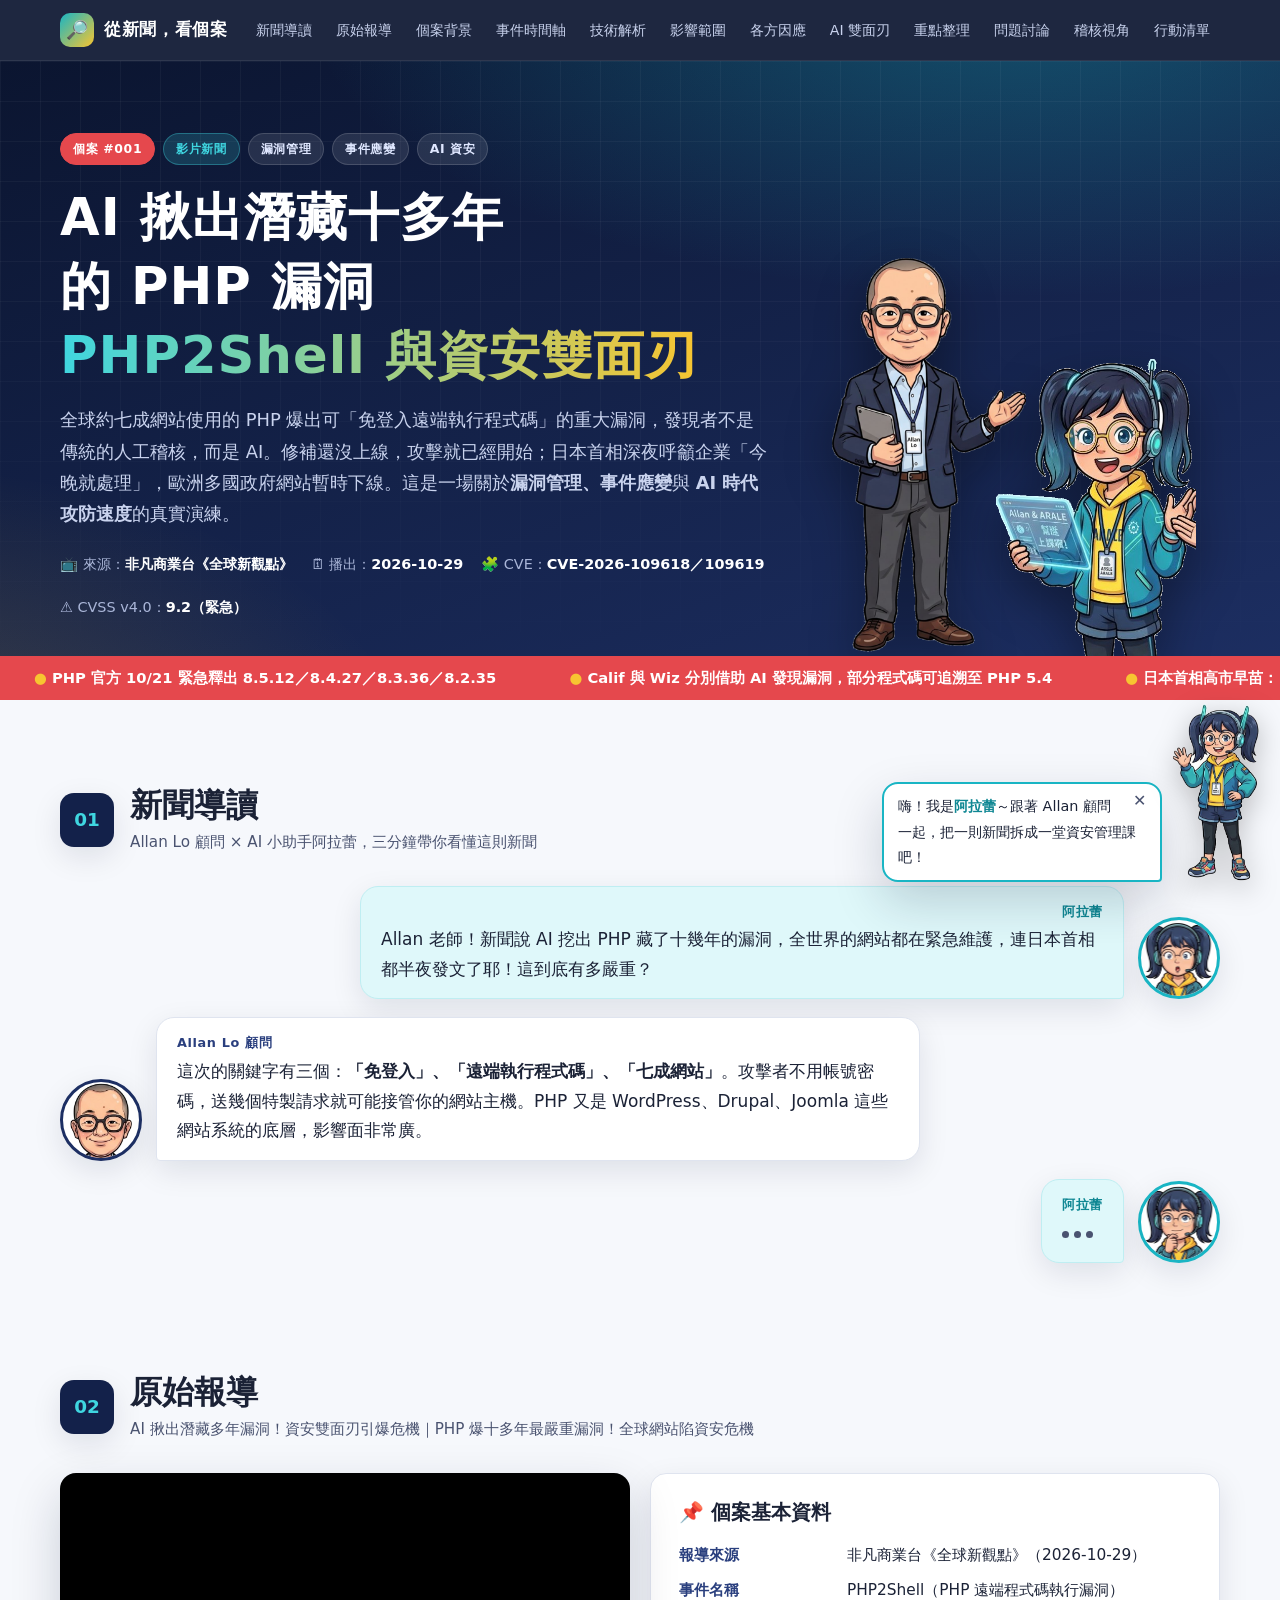
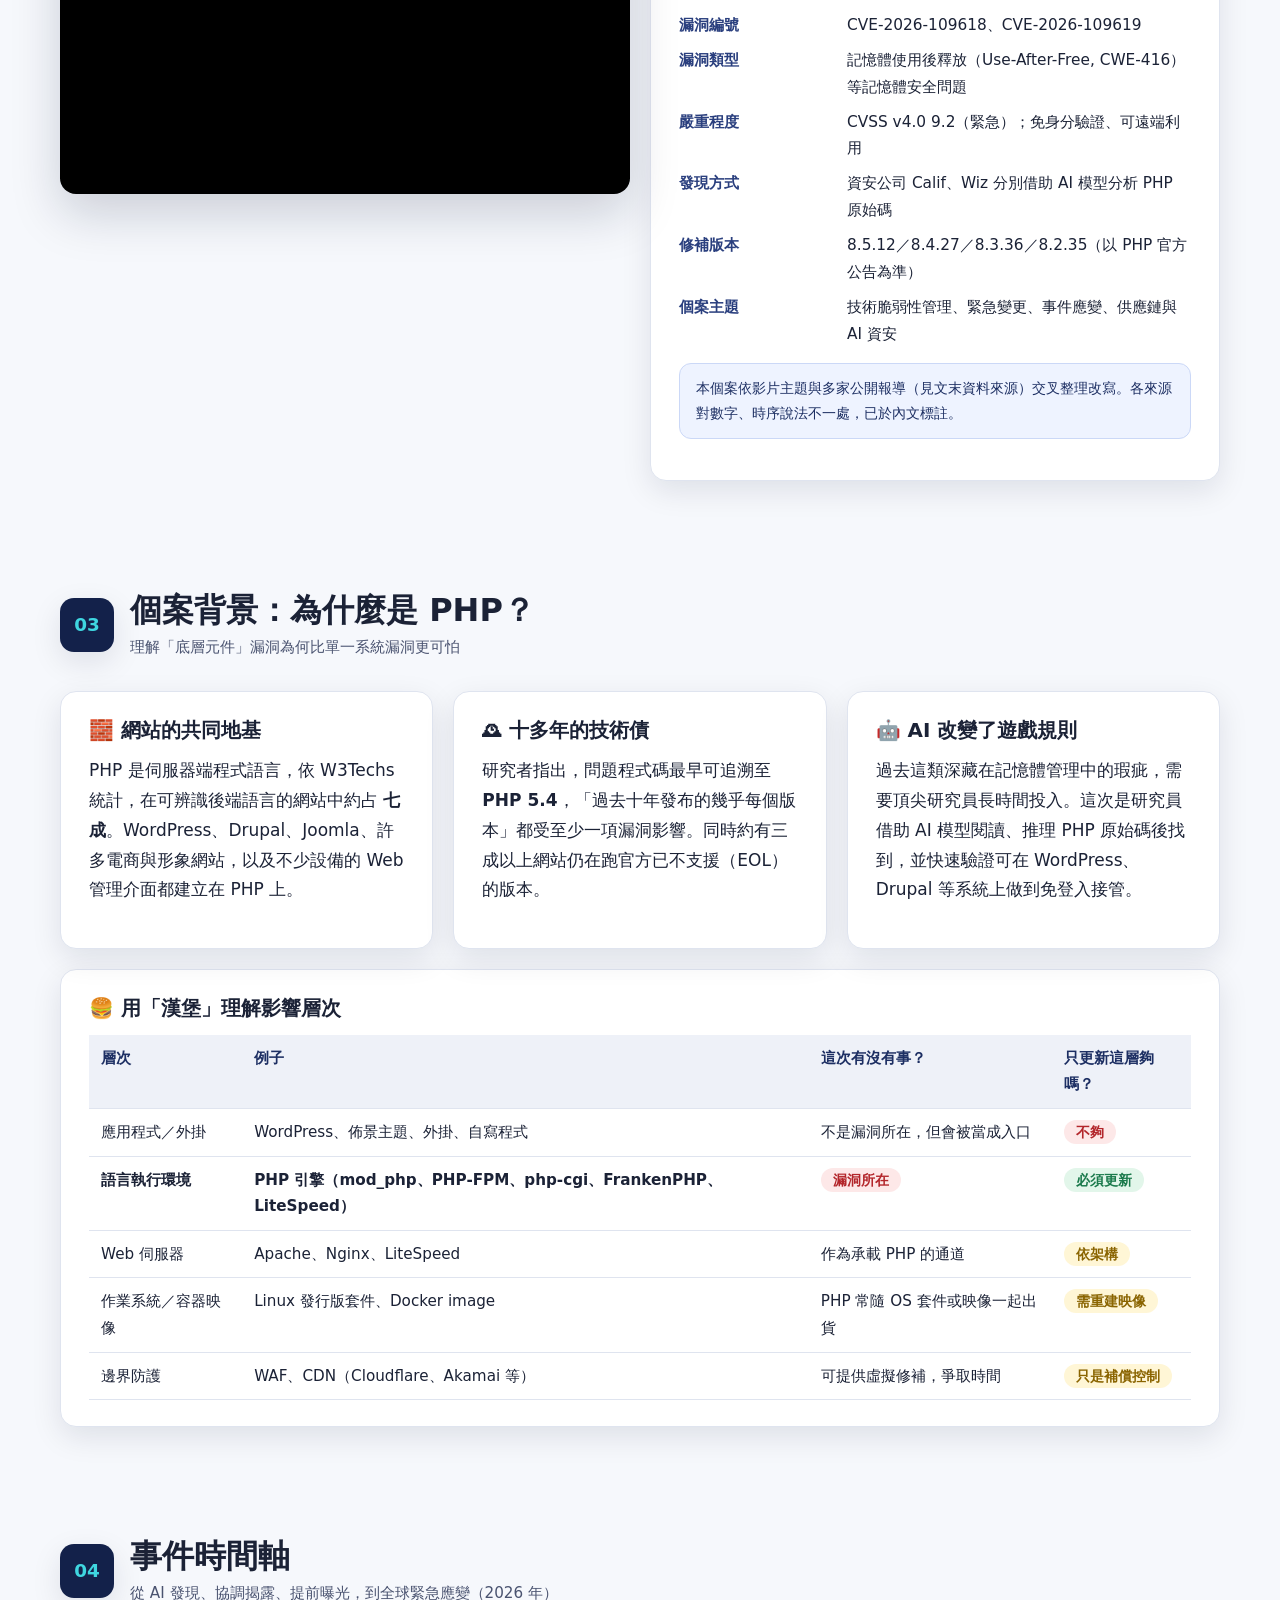
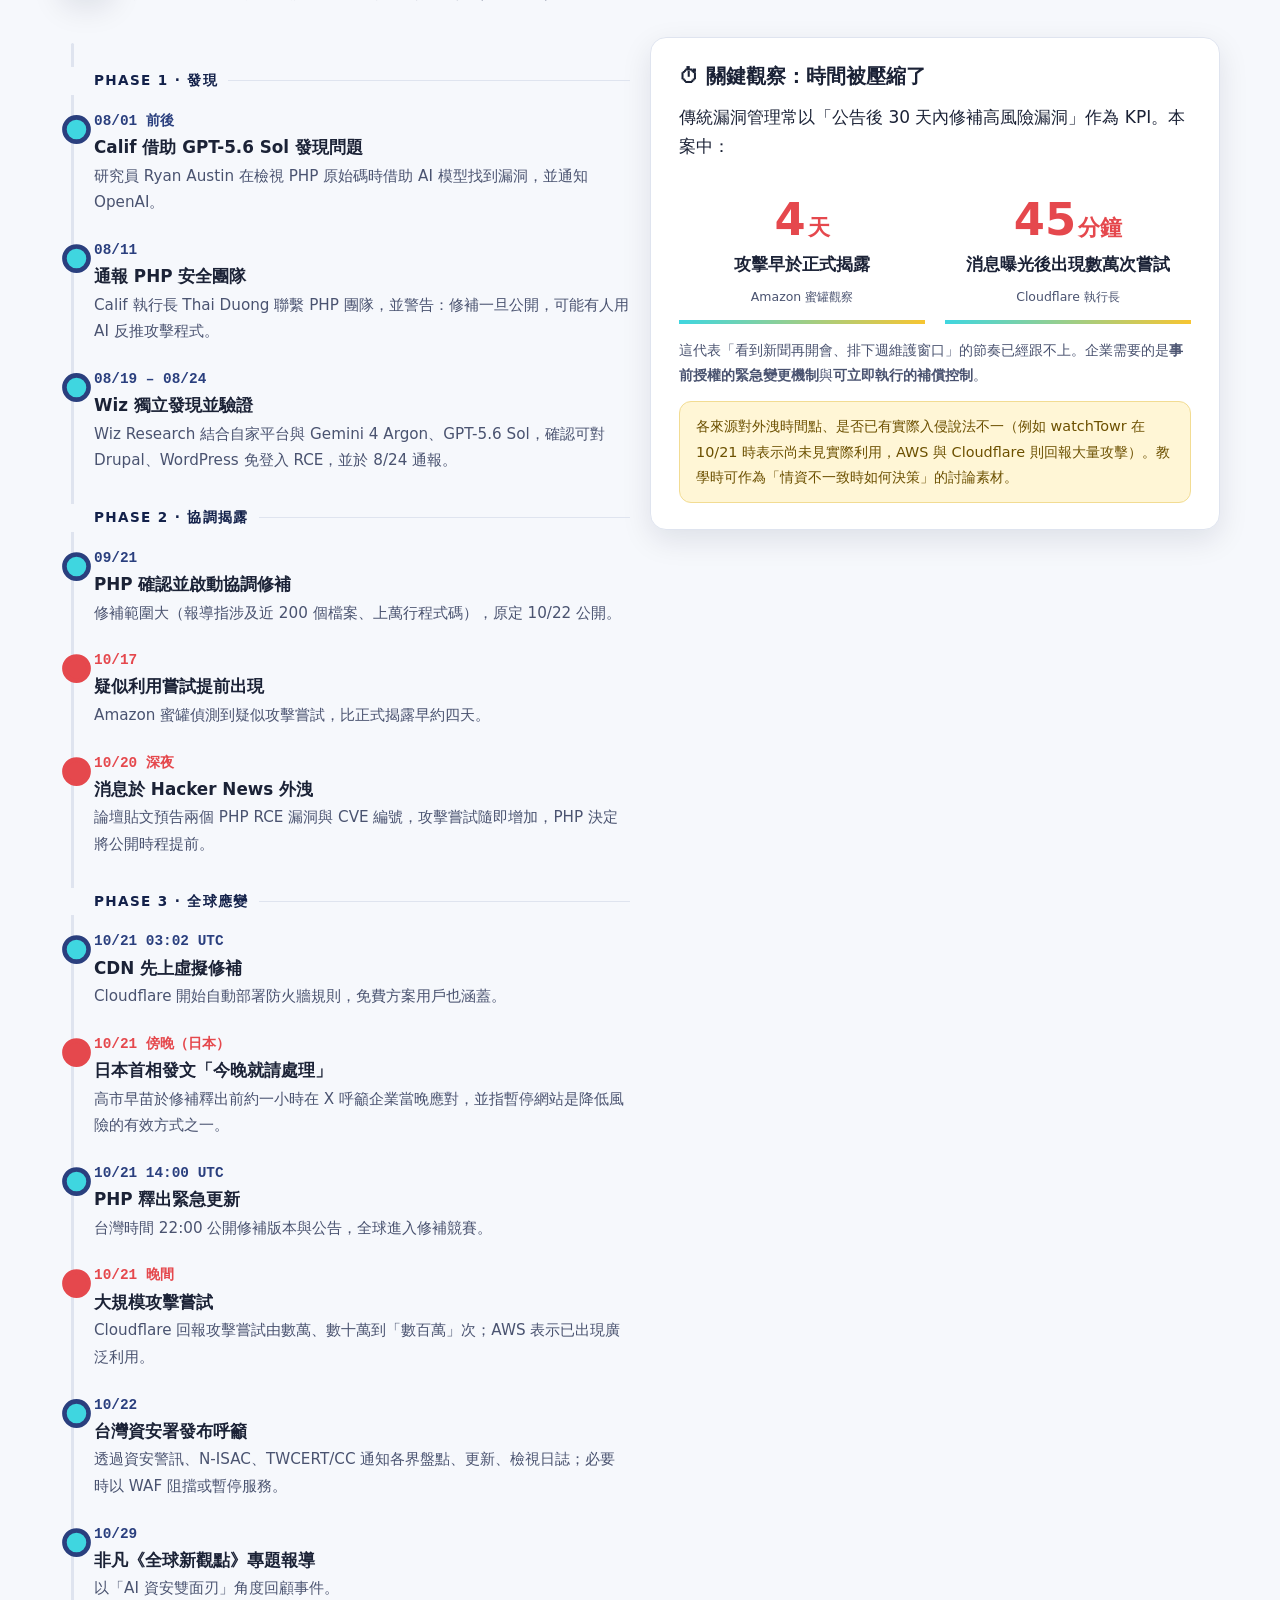
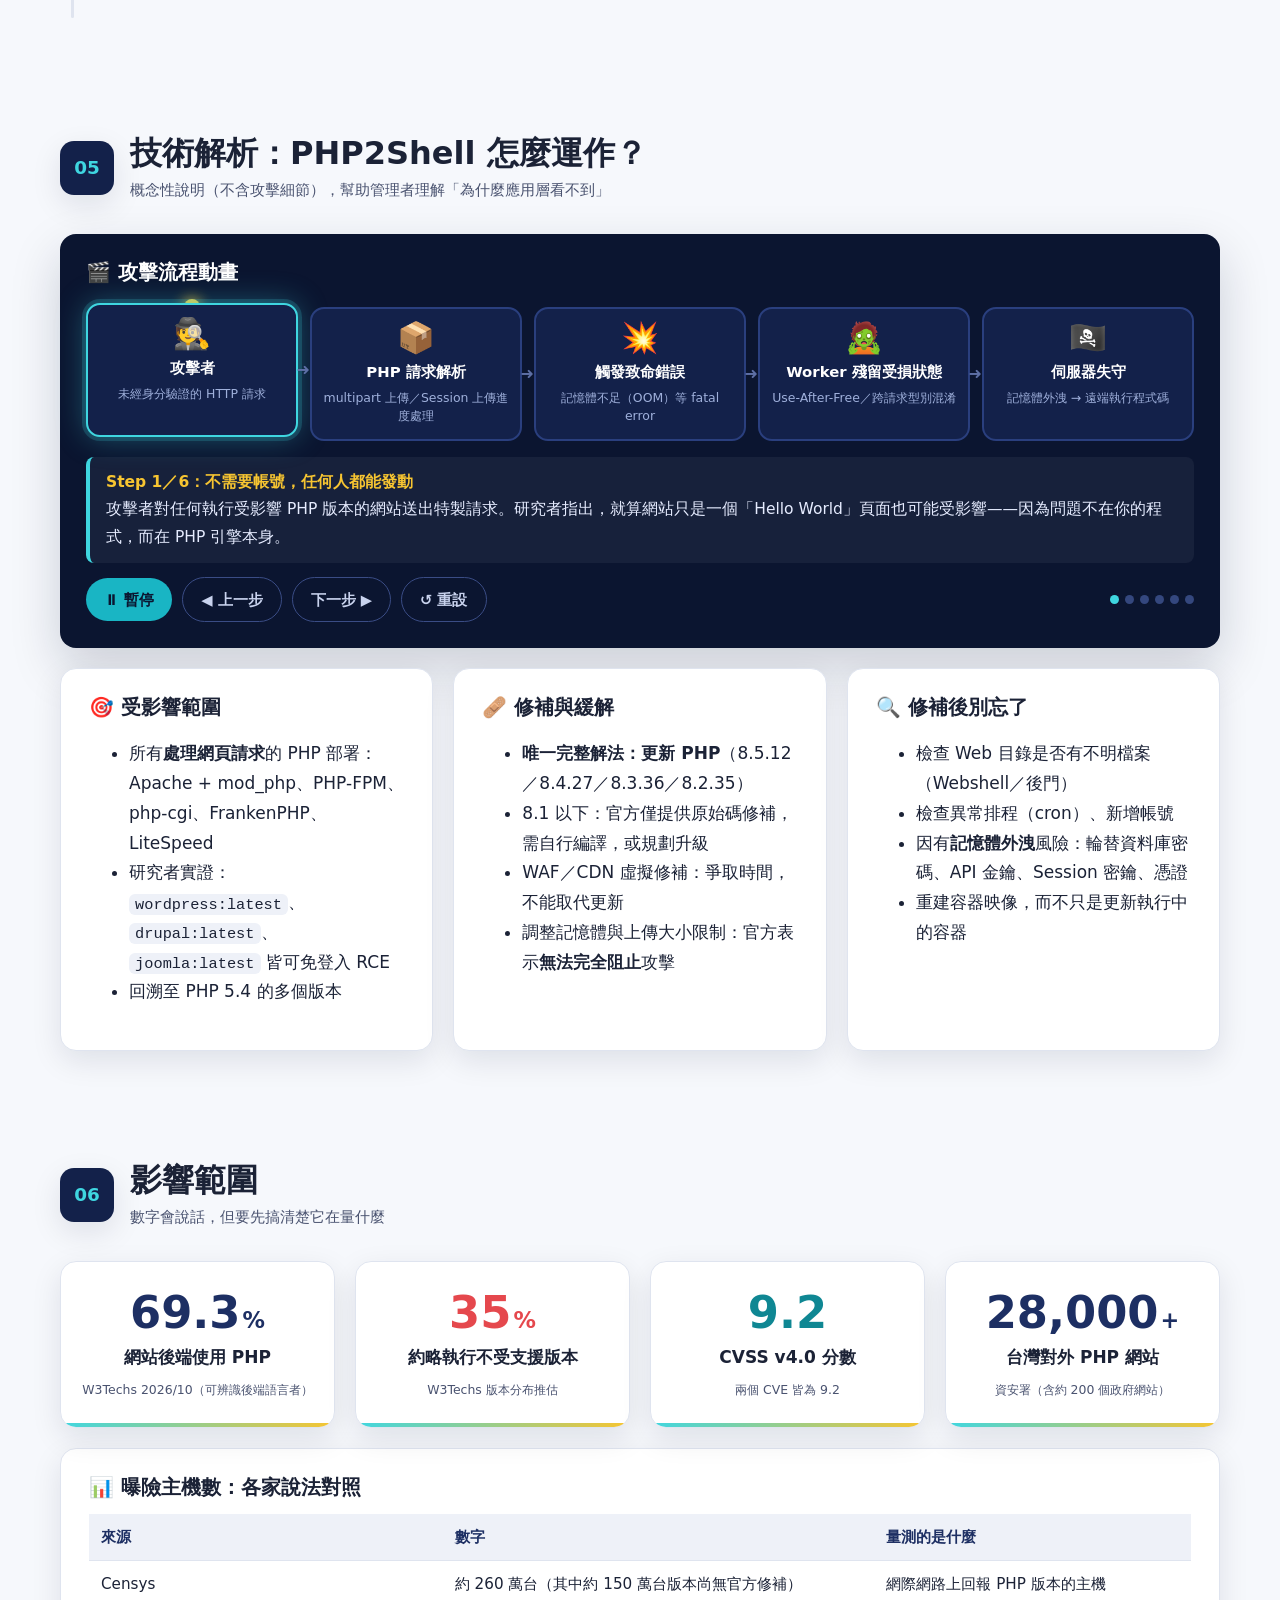
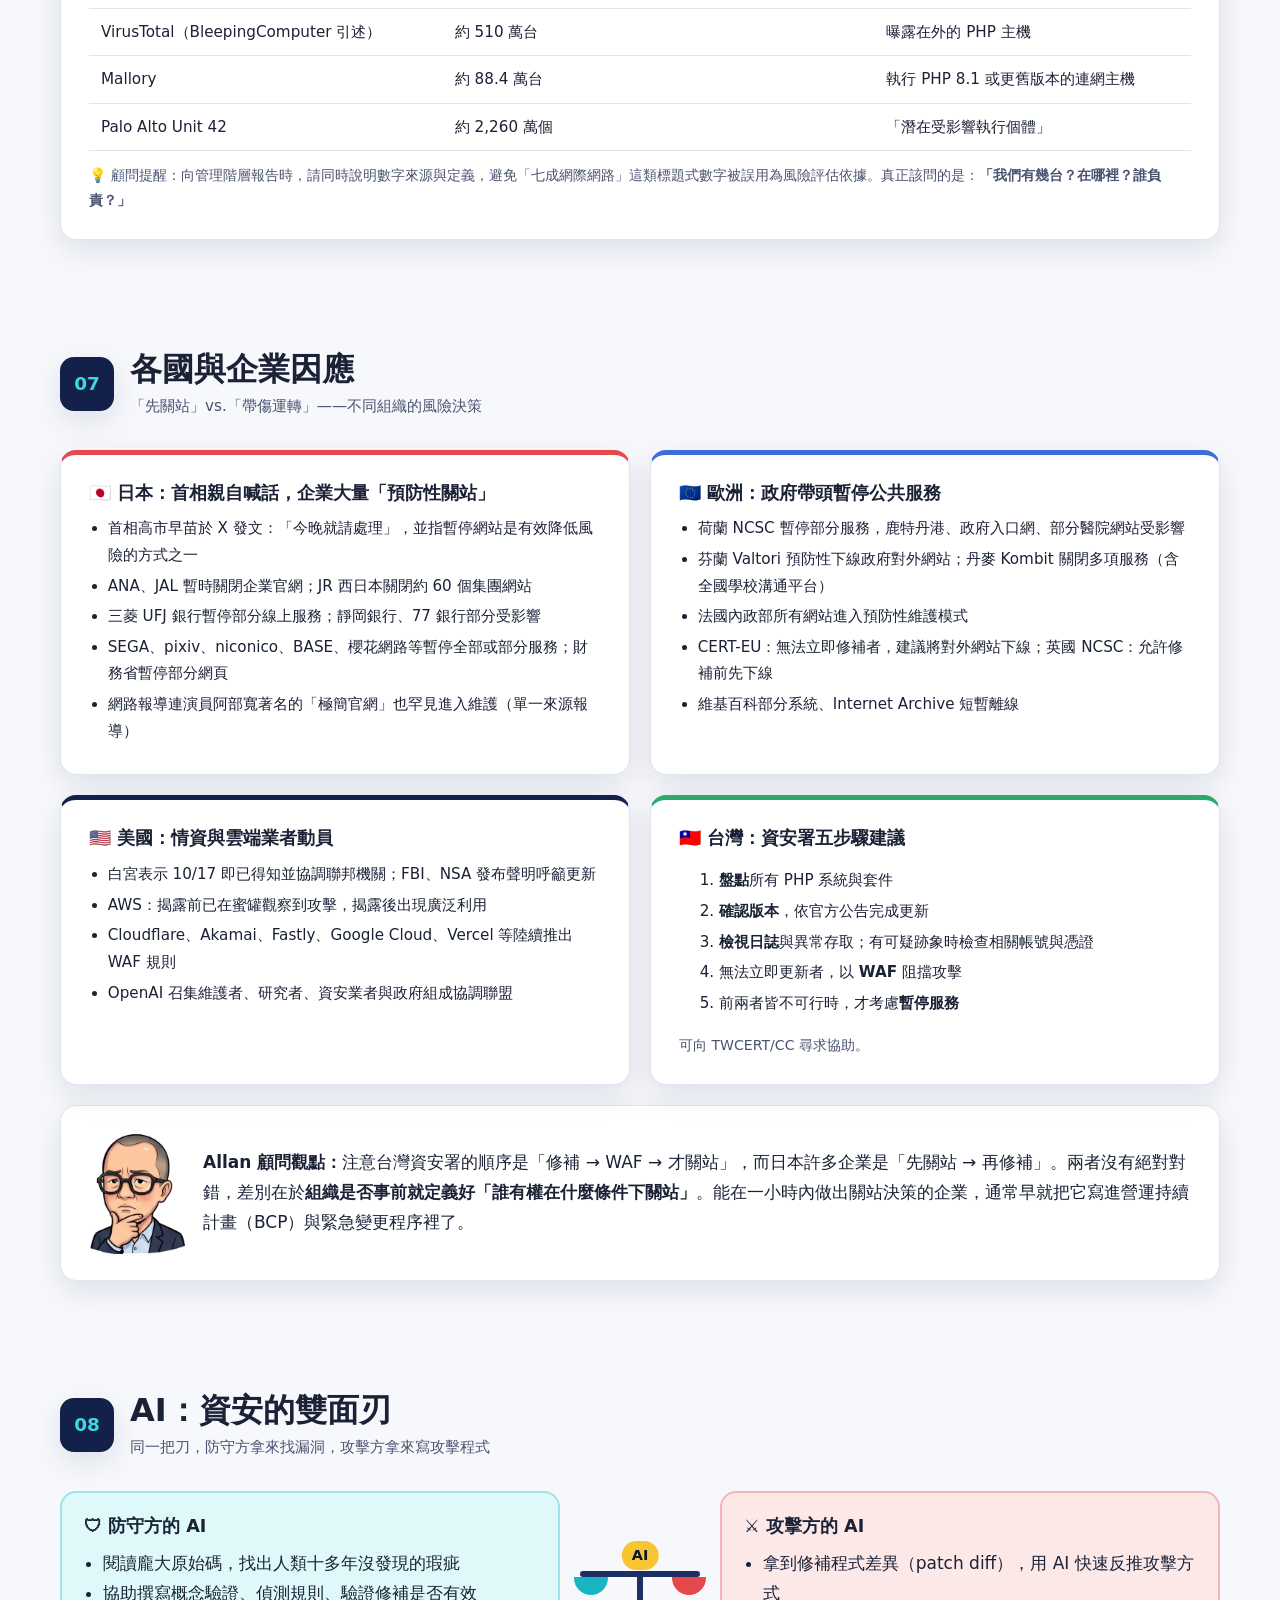
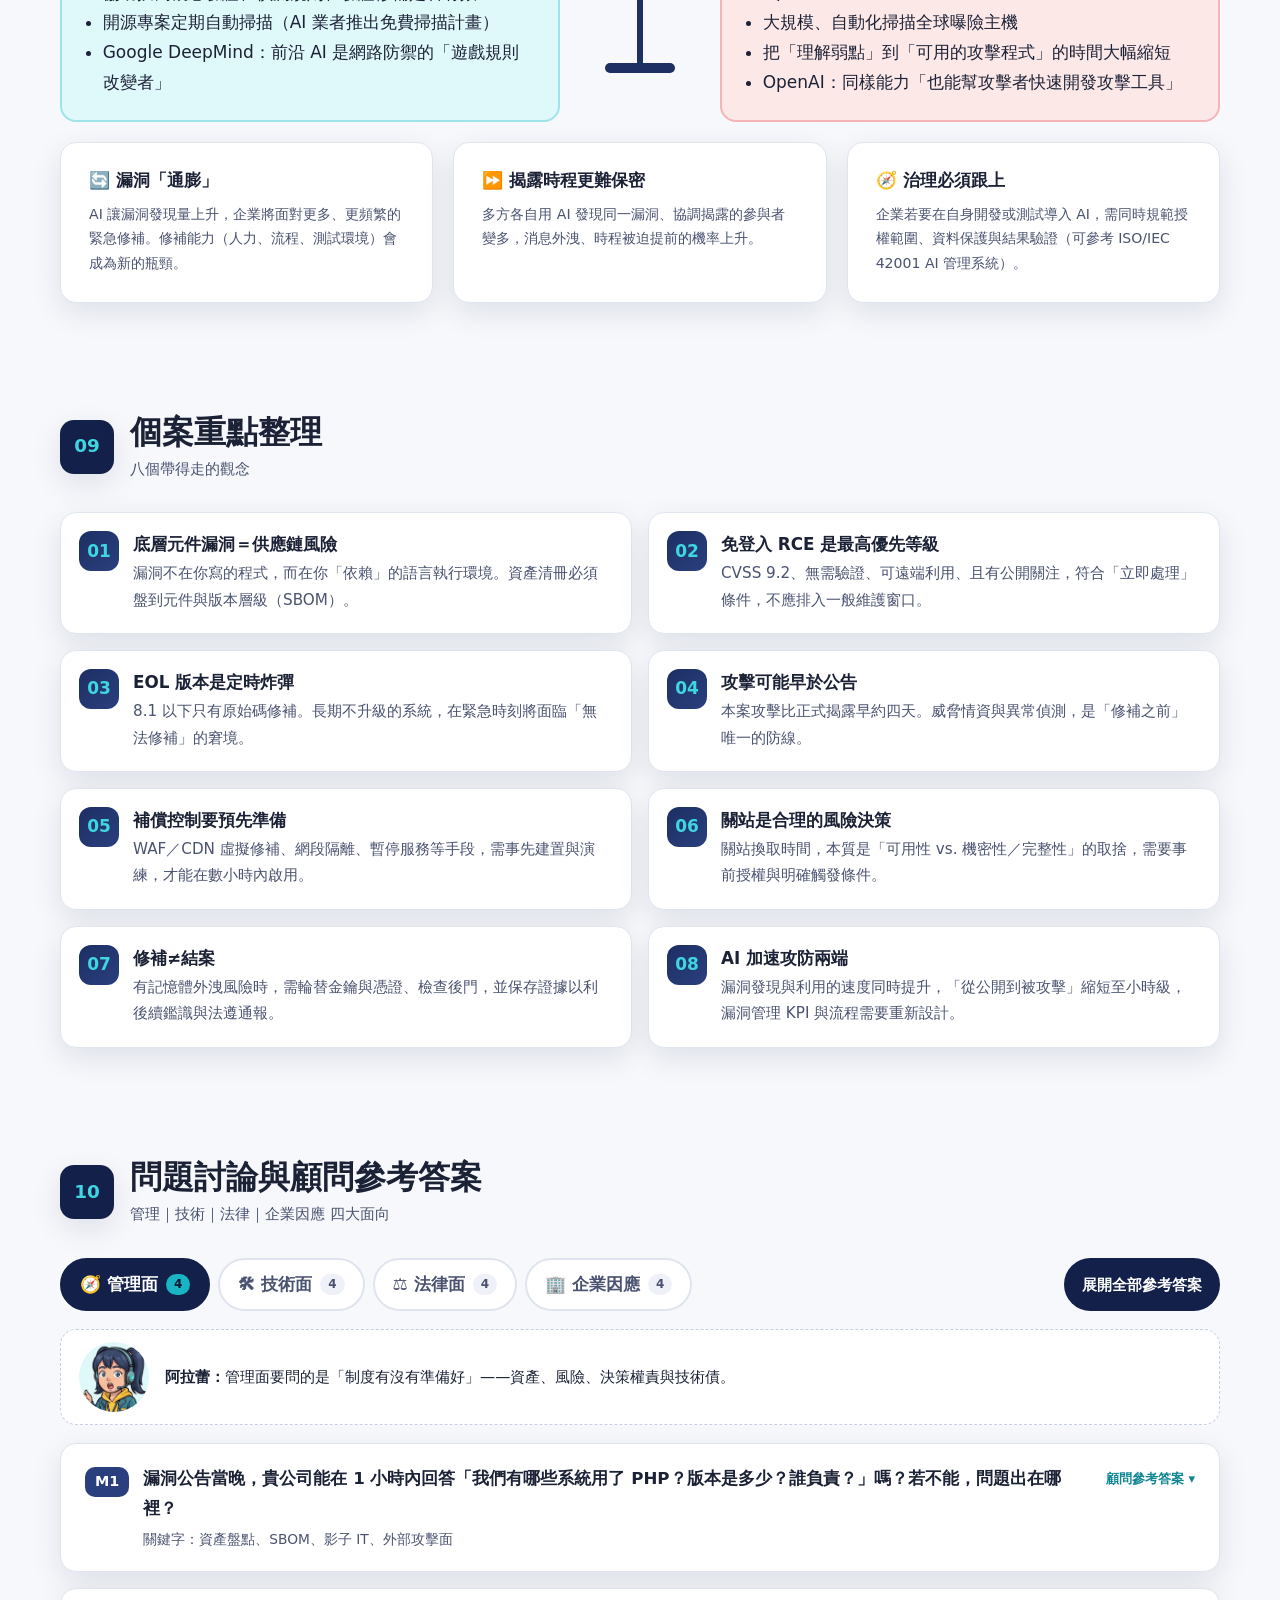
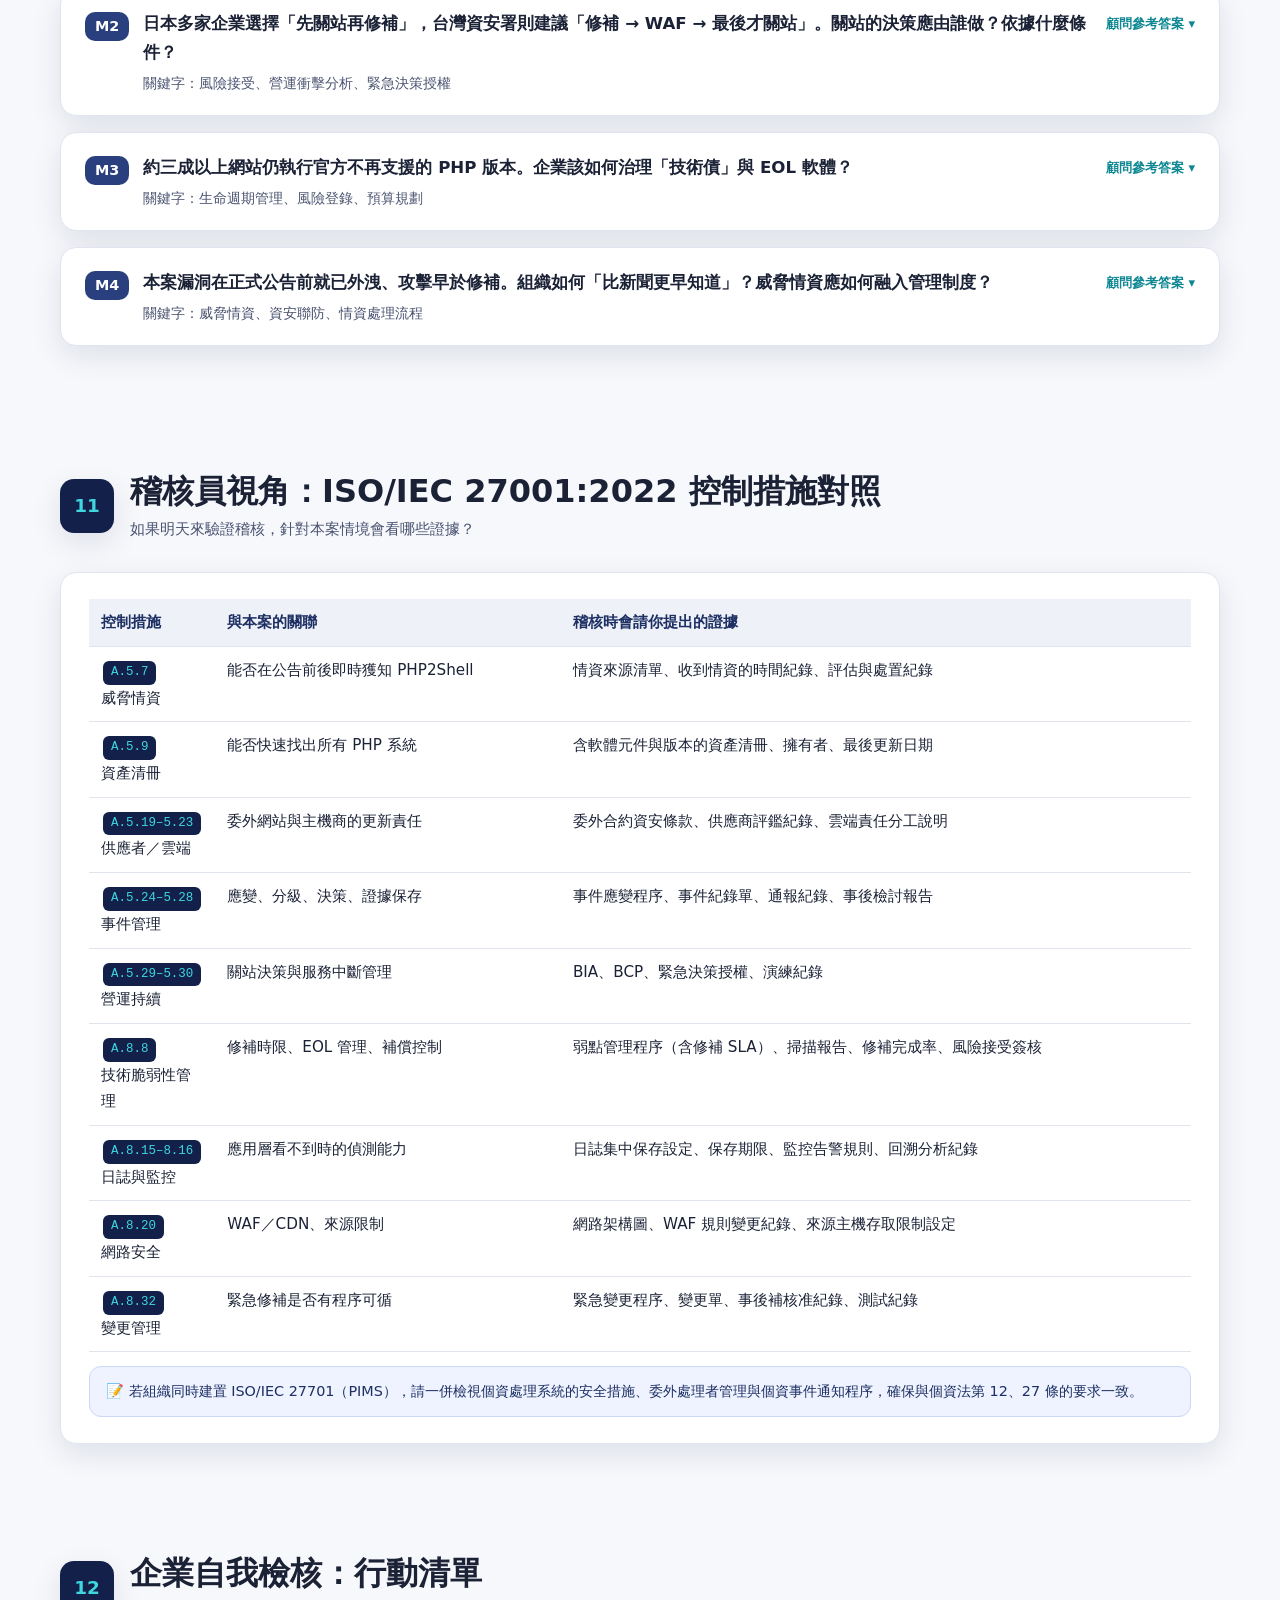
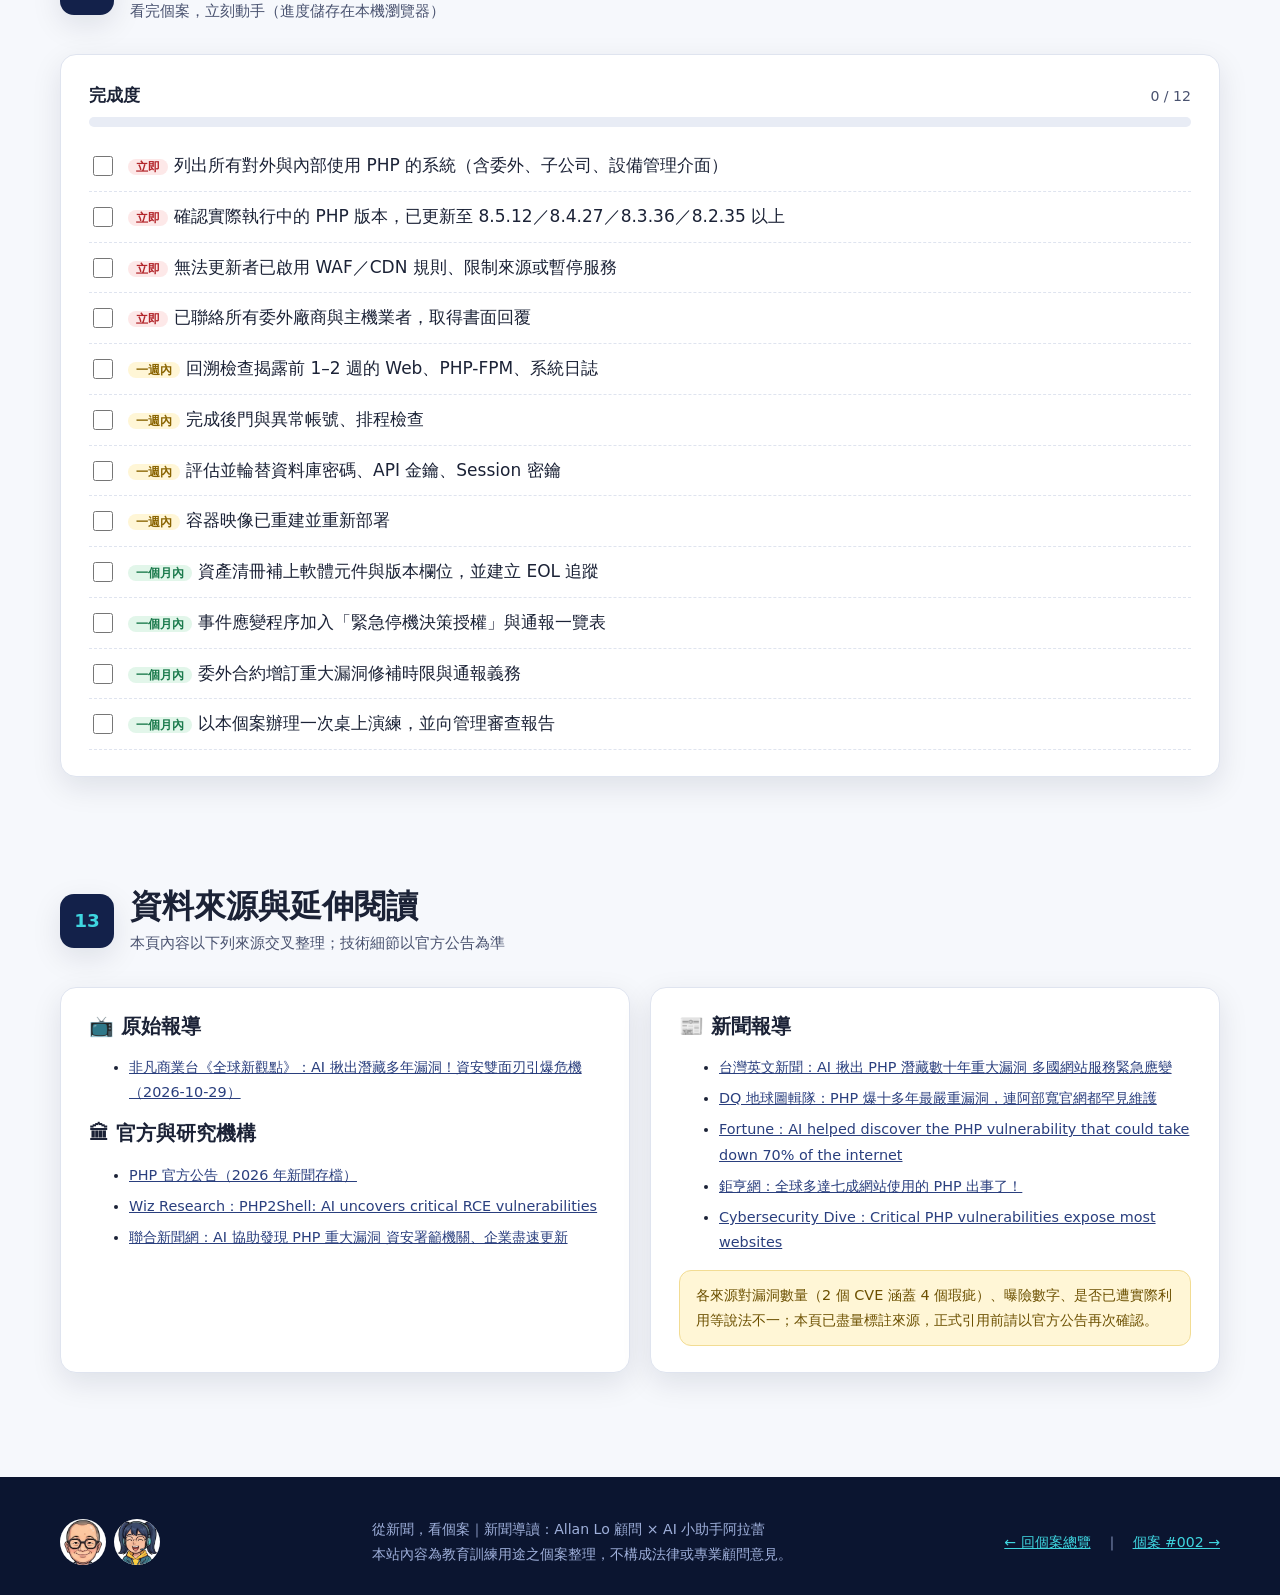
<file: cases/2026-10-php2shell/index.html>
<!DOCTYPE html>
<html lang="zh-Hant-TW">
<head>
<meta charset="utf-8">
<meta name="viewport" content="width=device-width, initial-scale=1">
<title>個案 #001｜AI 揪出潛藏十多年的 PHP 漏洞：PHP2Shell 與資安雙面刃｜從新聞，看個案</title>
<meta name="description" content="從非凡新聞《全球新觀點》報導出發，以個案研究方式解析 PHP2Shell（CVE-2026-109618／109619）：事件時間軸、技術原理、全球影響、AI 雙面刃，以及管理、技術、法律、企業因應四大面向的討論題與顧問參考答案。">
<link rel="stylesheet" href="../../assets/css/style.css">
<link rel="icon" href="../../assets/img/characters/arale-laugh.png">
</head>
<body>

<header class="topbar">
  <div class="container">
    <a class="brand" href="../../index.html"><span class="logo">🔎</span><span>從新聞，看個案</span></a>
    <nav class="toc" aria-label="本頁目錄">
      <a href="#guide">新聞導讀</a>
      <a href="#source">原始報導</a>
      <a href="#background">個案背景</a>
      <a href="#timeline">事件時間軸</a>
      <a href="#tech">技術解析</a>
      <a href="#impact">影響範圍</a>
      <a href="#response">各方因應</a>
      <a href="#ai">AI 雙面刃</a>
      <a href="#keypoints">重點整理</a>
      <a href="#discussion">問題討論</a>
      <a href="#audit">稽核視角</a>
      <a href="#checklist">行動清單</a>
      <a href="#refs">資料來源</a>
    </nav>
  </div>
  <div class="progress"></div>
</header>

<!-- ================= HERO ================= -->
<section class="hero">
  <div class="container">
    <div>
      <div class="eyebrow">
        <span class="tag hot">個案 #001</span>
        <span class="tag teal">影片新聞</span>
        <span class="tag">漏洞管理</span><span class="tag">事件應變</span><span class="tag">AI 資安</span>
      </div>
      <h1>AI 揪出潛藏十多年的<span style="white-space:nowrap"> PHP 漏洞</span><br><span class="hl">PHP2Shell 與資安雙面刃</span></h1>
      <p class="lead">全球約七成網站使用的 PHP 爆出可「免登入遠端執行程式碼」的重大漏洞，發現者不是傳統的人工稽核，而是 AI。修補還沒上線，攻擊就已經開始；日本首相深夜呼籲企業「今晚就處理」，歐洲多國政府網站暫時下線。這是一場關於<b>漏洞管理、事件應變</b>與 <b>AI 時代攻防速度</b>的真實演練。</p>
      <div class="hero-meta">
        <div>📺 來源：<b>非凡商業台《全球新觀點》</b></div>
        <div>🗓 播出：<b>2026-10-29</b></div>
        <div>🧩 CVE：<b>CVE-2026-109618／109619</b></div>
        <div>⚠️ CVSS v4.0：<b>9.2（緊急）</b></div>
      </div>
    </div>
    <div class="hero-cast" aria-hidden="true">
      <img class="allan" src="../../assets/img/characters/allan-full.png" alt="">
      <img class="arale" src="../../assets/img/characters/arale-present.png" alt="">
    </div>
  </div>
  <div class="ticker" aria-hidden="true">
    <div class="track">
      <span>PHP 官方 10/21 緊急釋出 8.5.12／8.4.27／8.3.36／8.2.35</span>
      <span>Calif 與 Wiz 分別借助 AI 發現漏洞，部分程式碼可追溯至 PHP 5.4</span>
      <span>日本首相高市早苗：「今晚就請處理」</span>
      <span>Cloudflare：消息曝光後數小時內攔截數十萬次攻擊嘗試</span>
      <span>數發部資安署呼籲機關、學校、企業盡速盤點與更新</span>
      <span>CERT-EU：無法立即修補者，考慮暫時下線對外網站</span>
      <span>PHP 官方 10/21 緊急釋出 8.5.12／8.4.27／8.3.36／8.2.35</span>
      <span>Calif 與 Wiz 分別借助 AI 發現漏洞，部分程式碼可追溯至 PHP 5.4</span>
      <span>日本首相高市早苗：「今晚就請處理」</span>
      <span>Cloudflare：消息曝光後數小時內攔截數十萬次攻擊嘗試</span>
      <span>數發部資安署呼籲機關、學校、企業盡速盤點與更新</span>
      <span>CERT-EU：無法立即修補者，考慮暫時下線對外網站</span>
    </div>
  </div>
</section>

<main class="container">

<!-- ================= 1. 新聞導讀 ================= -->
<section class="block" id="guide" data-tip="嗨！我是<b>阿拉蕾</b>～跟著 Allan 顧問一起，把一則新聞拆成一堂資安管理課吧！" data-tip-img="../../assets/img/characters/arale-wave.png">
  <div class="sec-head reveal">
    <div class="sec-num">01</div>
    <div><h2>新聞導讀</h2><p>Allan Lo 顧問 × AI 小助手阿拉蕾，三分鐘帶你看懂這則新聞</p></div>
  </div>
  <div class="dialogue">
    <div class="say arale">
      <div class="avatar"><img src="../../assets/img/characters/arale-surprised.png" alt="阿拉蕾"></div>
      <div class="bubble"><span class="who">阿拉蕾</span><p>Allan 老師！新聞說 AI 挖出 PHP 藏了十幾年的漏洞，全世界的網站都在緊急維護，連日本首相都半夜發文了耶！這到底有多嚴重？</p></div>
    </div>
    <div class="say allan">
      <div class="avatar"><img src="../../assets/img/characters/allan-smile.png" alt="Allan Lo 顧問"></div>
      <div class="bubble"><span class="who">Allan Lo 顧問</span><p>這次的關鍵字有三個：<b>「免登入」、「遠端執行程式碼」、「七成網站」</b>。攻擊者不用帳號密碼，送幾個特製請求就可能接管你的網站主機。PHP 又是 WordPress、Drupal、Joomla 這些網站系統的底層，影響面非常廣。</p></div>
    </div>
    <div class="say arale">
      <div class="avatar"><img src="../../assets/img/characters/arale-think.png" alt="阿拉蕾"></div>
      <div class="bubble"><span class="who">阿拉蕾</span><p>可是……我們公司官網是外包廠商做的，我也不知道有沒有用 PHP 耶？</p></div>
    </div>
    <div class="say allan">
      <div class="avatar"><img src="../../assets/img/characters/allan-point.png" alt="Allan Lo 顧問"></div>
      <div class="bubble"><span class="who">Allan Lo 顧問</span><p>這就是本個案最值得企業反省的地方！在 ISMS 的語言裡，這叫<b>資產盤點</b>與<b>技術脆弱性管理</b>。不知道自己有什麼，就不可能在漏洞公開的那一晚做出正確決策。</p></div>
    </div>
    <div class="say arale">
      <div class="avatar"><img src="../../assets/img/characters/arale-confused.png" alt="阿拉蕾"></div>
      <div class="bubble"><span class="who">阿拉蕾</span><p>那「AI 是雙面刃」又是什麼意思？AI 幫忙找到漏洞不是好事嗎？</p></div>
    </div>
    <div class="say allan">
      <div class="avatar"><img src="../../assets/img/characters/allan-think.png" alt="Allan Lo 顧問"></div>
      <div class="bubble"><span class="who">Allan Lo 顧問</span><p>好事，但只對「修得夠快」的人是好事。防守方能用 AI 找漏洞，攻擊方也能用 AI 把修補程式反推成攻擊程式。這次修補還沒正式釋出，攻擊就已經出現了。<b>「從公開到被攻擊」的時間，已經從幾週縮短到幾小時。</b></p></div>
    </div>
    <div class="say arale">
      <div class="avatar"><img src="../../assets/img/characters/arale-fight.png" alt="阿拉蕾"></div>
      <div class="bubble"><span class="who">阿拉蕾</span><p>了解！那我們就照「個案研究」的方式：先看事件、再拆技術、最後從<b>管理、技術、法律、企業因應</b>四個面向來討論！</p></div>
    </div>
  </div>
</section>

<!-- ================= 2. 原始報導 ================= -->
<section class="block" id="source" data-tip="建議先看完影片，再往下對照文字整理，印象會更深喔！" data-tip-img="../../assets/img/characters/arale-explain.png">
  <div class="sec-head reveal">
    <div class="sec-num">02</div>
    <div><h2>原始報導</h2><p>AI 揪出潛藏多年漏洞！資安雙面刃引爆危機｜PHP 爆十多年最嚴重漏洞！全球網站陷資安危機</p></div>
  </div>
  <div class="grid g2">
    <div class="video-wrap reveal">
      <iframe src="https://www.youtube-nocookie.com/embed/QgToNoNc34E" title="AI揪出潛藏多年漏洞! 資安雙面刃引爆危機 PHP爆十多年最嚴重漏洞!全球網站陷資安危機│全球新觀點 20261029" loading="lazy" allow="accelerometer; clipboard-write; encrypted-media; gyroscope; picture-in-picture; web-share" referrerpolicy="strict-origin-when-cross-origin" allowfullscreen></iframe>
    </div>
    <div class="card reveal d1">
      <h3>📌 個案基本資料</h3>
      <dl class="factbox">
        <dt>報導來源</dt><dd>非凡商業台《全球新觀點》（2026-10-29）</dd>
        <dt>事件名稱</dt><dd>PHP2Shell（PHP 遠端程式碼執行漏洞）</dd>
        <dt>漏洞編號</dt><dd>CVE-2026-109618、CVE-2026-109619</dd>
        <dt>漏洞類型</dt><dd>記憶體使用後釋放（Use-After-Free, CWE-416）等記憶體安全問題</dd>
        <dt>嚴重程度</dt><dd>CVSS v4.0 9.2（緊急）；免身分驗證、可遠端利用</dd>
        <dt>發現方式</dt><dd>資安公司 Calif、Wiz 分別借助 AI 模型分析 PHP 原始碼</dd>
        <dt>修補版本</dt><dd>8.5.12／8.4.27／8.3.36／8.2.35（以 PHP 官方公告為準）</dd>
        <dt>個案主題</dt><dd>技術脆弱性管理、緊急變更、事件應變、供應鏈與 AI 資安</dd>
      </dl>
      <p class="note small" style="margin-top:14px">本個案依影片主題與多家公開報導（見文末資料來源）交叉整理改寫。各來源對數字、時序說法不一處，已於內文標註。</p>
    </div>
  </div>
</section>

<!-- ================= 3. 個案背景 ================= -->
<section class="block" id="background" data-tip="PHP 就像網站的「引擎」，WordPress 是「車身」。引擎有問題，換多漂亮的車身都沒用！" data-tip-img="../../assets/img/characters/arale-think.png">
  <div class="sec-head reveal">
    <div class="sec-num">03</div>
    <div><h2>個案背景：為什麼是 PHP？</h2><p>理解「底層元件」漏洞為何比單一系統漏洞更可怕</p></div>
  </div>
  <div class="grid g3">
    <div class="card reveal">
      <h3>🧱 網站的共同地基</h3>
      <p>PHP 是伺服器端程式語言，依 W3Techs 統計，在可辨識後端語言的網站中約占 <b>七成</b>。WordPress、Drupal、Joomla、許多電商與形象網站，以及不少設備的 Web 管理介面都建立在 PHP 上。</p>
    </div>
    <div class="card reveal d1">
      <h3>🕰 十多年的技術債</h3>
      <p>研究者指出，問題程式碼最早可追溯至 <b>PHP 5.4</b>，「過去十年發布的幾乎每個版本」都受至少一項漏洞影響。同時約有三成以上網站仍在跑官方已不支援（EOL）的版本。</p>
    </div>
    <div class="card reveal d2">
      <h3>🤖 AI 改變了遊戲規則</h3>
      <p>過去這類深藏在記憶體管理中的瑕疵，需要頂尖研究員長時間投入。這次是研究員借助 AI 模型閱讀、推理 PHP 原始碼後找到，並快速驗證可在 WordPress、Drupal 等系統上做到免登入接管。</p>
    </div>
  </div>
  <div class="card reveal" style="margin-top:20px">
    <h3>🍔 用「漢堡」理解影響層次</h3>
    <div class="table-scroll">
    <table class="tbl">
      <thead><tr><th>層次</th><th>例子</th><th>這次有沒有事？</th><th>只更新這層夠嗎？</th></tr></thead>
      <tbody>
        <tr><td>應用程式／外掛</td><td>WordPress、佈景主題、外掛、自寫程式</td><td>不是漏洞所在，但會被當成入口</td><td><span class="chip bad">不夠</span></td></tr>
        <tr><td><b>語言執行環境</b></td><td><b>PHP 引擎（mod_php、PHP-FPM、php-cgi、FrankenPHP、LiteSpeed）</b></td><td><span class="chip bad">漏洞所在</span></td><td><span class="chip ok">必須更新</span></td></tr>
        <tr><td>Web 伺服器</td><td>Apache、Nginx、LiteSpeed</td><td>作為承載 PHP 的通道</td><td><span class="chip warn">依架構</span></td></tr>
        <tr><td>作業系統／容器映像</td><td>Linux 發行版套件、Docker image</td><td>PHP 常隨 OS 套件或映像一起出貨</td><td><span class="chip warn">需重建映像</span></td></tr>
        <tr><td>邊界防護</td><td>WAF、CDN（Cloudflare、Akamai 等）</td><td>可提供虛擬修補，爭取時間</td><td><span class="chip warn">只是補償控制</span></td></tr>
      </tbody>
    </table>
    </div>
  </div>
</section>

<!-- ================= 4. 時間軸 ================= -->
<section class="block" id="timeline" data-tip="注意看紅點！從消息外洩到攻擊出現，只差幾個小時⋯⋯" data-tip-img="../../assets/img/characters/arale-surprised.png">
  <div class="sec-head reveal">
    <div class="sec-num">04</div>
    <div><h2>事件時間軸</h2><p>從 AI 發現、協調揭露、提前曝光，到全球緊急應變（2026 年）</p></div>
  </div>
  <div class="grid g2">
    <div class="timeline">
      <div class="fill"></div>
      <div class="tl-phase">PHASE 1 · 發現</div>
      <div class="tl-item"><div class="tl-date">08/01 前後</div><h4>Calif 借助 GPT-5.6 Sol 發現問題</h4><p>研究員 Ryan Austin 在檢視 PHP 原始碼時借助 AI 模型找到漏洞，並通知 OpenAI。</p></div>
      <div class="tl-item"><div class="tl-date">08/11</div><h4>通報 PHP 安全團隊</h4><p>Calif 執行長 Thai Duong 聯繫 PHP 團隊，並警告：修補一旦公開，可能有人用 AI 反推攻擊程式。</p></div>
      <div class="tl-item"><div class="tl-date">08/19 – 08/24</div><h4>Wiz 獨立發現並驗證</h4><p>Wiz Research 結合自家平台與 Gemini 4 Argon、GPT-5.6 Sol，確認可對 Drupal、WordPress 免登入 RCE，並於 8/24 通報。</p></div>
      <div class="tl-phase">PHASE 2 · 協調揭露</div>
      <div class="tl-item"><div class="tl-date">09/21</div><h4>PHP 確認並啟動協調修補</h4><p>修補範圍大（報導指涉及近 200 個檔案、上萬行程式碼），原定 10/22 公開。</p></div>
      <div class="tl-item alert"><div class="tl-date">10/17</div><h4>疑似利用嘗試提前出現</h4><p>Amazon 蜜罐偵測到疑似攻擊嘗試，比正式揭露早約四天。</p></div>
      <div class="tl-item alert"><div class="tl-date">10/20 深夜</div><h4>消息於 Hacker News 外洩</h4><p>論壇貼文預告兩個 PHP RCE 漏洞與 CVE 編號，攻擊嘗試隨即增加，PHP 決定將公開時程提前。</p></div>
      <div class="tl-phase">PHASE 3 · 全球應變</div>
      <div class="tl-item"><div class="tl-date">10/21 03:02 UTC</div><h4>CDN 先上虛擬修補</h4><p>Cloudflare 開始自動部署防火牆規則，免費方案用戶也涵蓋。</p></div>
      <div class="tl-item alert"><div class="tl-date">10/21 傍晚（日本）</div><h4>日本首相發文「今晚就請處理」</h4><p>高市早苗於修補釋出前約一小時在 X 呼籲企業當晚應對，並指暫停網站是降低風險的有效方式之一。</p></div>
      <div class="tl-item"><div class="tl-date">10/21 14:00 UTC</div><h4>PHP 釋出緊急更新</h4><p>台灣時間 22:00 公開修補版本與公告，全球進入修補競賽。</p></div>
      <div class="tl-item alert"><div class="tl-date">10/21 晚間</div><h4>大規模攻擊嘗試</h4><p>Cloudflare 回報攻擊嘗試由數萬、數十萬到「數百萬」次；AWS 表示已出現廣泛利用。</p></div>
      <div class="tl-item"><div class="tl-date">10/22</div><h4>台灣資安署發布呼籲</h4><p>透過資安警訊、N-ISAC、TWCERT/CC 通知各界盤點、更新、檢視日誌；必要時以 WAF 阻擋或暫停服務。</p></div>
      <div class="tl-item"><div class="tl-date">10/29</div><h4>非凡《全球新觀點》專題報導</h4><p>以「AI 資安雙面刃」角度回顧事件。</p></div>
    </div>
    <div>
      <div class="card reveal" style="position:sticky; top:84px">
        <h3>⏱ 關鍵觀察：時間被壓縮了</h3>
        <p>傳統漏洞管理常以「公告後 30 天內修補高風險漏洞」作為 KPI。本案中：</p>
        <div class="grid g2" style="margin:14px 0">
          <div class="stat red" style="padding:16px 10px"><div class="num" data-count="4" data-suffix="<small>天</small>">0</div><div class="label">攻擊早於正式揭露</div><div class="src">Amazon 蜜罐觀察</div></div>
          <div class="stat red" style="padding:16px 10px"><div class="num" data-count="45" data-suffix="<small>分鐘</small>">0</div><div class="label">消息曝光後出現數萬次嘗試</div><div class="src">Cloudflare 執行長</div></div>
        </div>
        <p class="small muted">這代表「看到新聞再開會、排下週維護窗口」的節奏已經跟不上。企業需要的是<b>事前授權的緊急變更機制</b>與<b>可立即執行的補償控制</b>。</p>
        <p class="note warn small" style="margin:0">各來源對外洩時間點、是否已有實際入侵說法不一（例如 watchTowr 在 10/21 時表示尚未見實際利用，AWS 與 Cloudflare 則回報大量攻擊）。教學時可作為「情資不一致時如何決策」的討論素材。</p>
      </div>
    </div>
  </div>
</section>

<!-- ================= 5. 技術解析 ================= -->
<section class="block" id="tech" data-tip="按「播放」看看攻擊者是怎麼一步步接管伺服器的！🔴 紅色代表惡意狀態。" data-tip-img="../../assets/img/characters/arale-holo.png">
  <div class="sec-head reveal">
    <div class="sec-num">05</div>
    <div><h2>技術解析：PHP2Shell 怎麼運作？</h2><p>概念性說明（不含攻擊細節），幫助管理者理解「為什麼應用層看不到」</p></div>
  </div>

  <div class="attack reveal" data-attack>
    <h3>🎬 攻擊流程動畫</h3>
    <div class="attack-stage">
      <div class="packet"></div>
      <div class="node"><div class="ico">🕵️</div><b>攻擊者</b><span>未經身分驗證的 HTTP 請求</span></div>
      <div class="node"><div class="ico">📦</div><b>PHP 請求解析</b><span>multipart 上傳／Session 上傳進度處理</span></div>
      <div class="node danger"><div class="ico">💥</div><b>觸發致命錯誤</b><span>記憶體不足（OOM）等 fatal error</span></div>
      <div class="node danger"><div class="ico">🧟</div><b>Worker 殘留受損狀態</b><span>Use-After-Free／跨請求型別混淆</span></div>
      <div class="node danger"><div class="ico">🏴‍☠️</div><b>伺服器失守</b><span>記憶體外洩 → 遠端執行程式碼</span></div>
    </div>
    <div class="attack-caption">按下「播放攻擊流程」，或用「下一步」逐步觀看。</div>
    <div class="controls">
      <button class="btn" data-act="play">▶ 播放攻擊流程</button>
      <button class="btn ghost" data-act="prev">◀ 上一步</button>
      <button class="btn ghost" data-act="next">下一步 ▶</button>
      <button class="btn ghost" data-act="reset">↺ 重設</button>
      <div class="step-dots"></div>
    </div>
    <script type="application/json">[
      {"node":0,"title":"不需要帳號，任何人都能發動","text":"攻擊者對任何執行受影響 PHP 版本的網站送出特製請求。研究者指出，就算網站只是一個「Hello World」頁面也可能受影響——因為問題不在你的程式，而在 PHP 引擎本身。"},
      {"node":1,"title":"在你的程式執行之前就出事","text":"PHP 在把請求交給 WordPress 等應用程式之前，會先解析 multipart 上傳與 Session 上傳進度。漏洞就藏在這段「應用程式碰不到」的底層流程裡。"},
      {"node":2,"title":"刻意製造致命錯誤","text":"攻擊者讓 PHP 在處理過程中發生記憶體不足等致命錯誤。理論上錯誤後應該把狀態清乾淨，但 PHP 的錯誤處理路徑長期存在瑕疵。","evil":true},
      {"node":3,"title":"被「重複使用」的 Worker 留下地雷","text":"為了效能，PHP-FPM、mod_php 等會重複使用 worker 行程。失敗的請求留下「已釋放卻仍被參照」的記憶體（Use-After-Free, CWE-416），或 OPcache 共享記憶體造成跨 worker 型別混淆。","evil":true},
      {"node":4,"title":"記憶體外洩，進而遠端執行程式碼","text":"後續請求踩到受損狀態：可透過 PHPSESSID 等回應帶出行程記憶體內容（可能含金鑰、連線字串），最終達成遠端程式碼執行（RCE），伺服器被接管。","evil":true},
      {"node":4,"title":"為什麼難以察覺？","text":"整個過程發生在應用程式之下，<b>應用層日誌幾乎沒有痕跡</b>。可觀察的訊號是：異常 multipart 請求後伴隨記憶體上限錯誤或大量 HTTP 500、異常巨大或格式錯誤的 PHPSESSID cookie、不明原因的 PHP worker 重啟。","evil":true}
    ]</script>
  </div>

  <div class="grid g3" style="margin-top:20px">
    <div class="card reveal">
      <h3>🎯 受影響範圍</h3>
      <ul>
        <li>所有<b>處理網頁請求</b>的 PHP 部署：Apache + mod_php、PHP-FPM、php-cgi、FrankenPHP、LiteSpeed</li>
        <li>研究者實證：<code>wordpress:latest</code>、<code>drupal:latest</code>、<code>joomla:latest</code> 皆可免登入 RCE</li>
        <li>回溯至 PHP 5.4 的多個版本</li>
      </ul>
    </div>
    <div class="card reveal d1">
      <h3>🩹 修補與緩解</h3>
      <ul>
        <li><b>唯一完整解法：更新 PHP</b>（8.5.12／8.4.27／8.3.36／8.2.35）</li>
        <li>8.1 以下：官方僅提供原始碼修補，需自行編譯，或規劃升級</li>
        <li>WAF／CDN 虛擬修補：爭取時間，不能取代更新</li>
        <li>調整記憶體與上傳大小限制：官方表示<b>無法完全阻止</b>攻擊</li>
      </ul>
    </div>
    <div class="card reveal d2">
      <h3>🔍 修補後別忘了</h3>
      <ul>
        <li>檢查 Web 目錄是否有不明檔案（Webshell／後門）</li>
        <li>檢查異常排程（cron）、新增帳號</li>
        <li>因有<b>記憶體外洩</b>風險：輪替資料庫密碼、API 金鑰、Session 密鑰、憑證</li>
        <li>重建容器映像，而不只是更新執行中的容器</li>
      </ul>
    </div>
  </div>
</section>

<!-- ================= 6. 影響範圍 ================= -->
<section class="block" id="impact" data-tip="不同機構的數字差很多，因為「量的東西」不一樣。看數字前先問：分母是什麼？" data-tip-img="../../assets/img/characters/arale-think.png">
  <div class="sec-head reveal">
    <div class="sec-num">06</div>
    <div><h2>影響範圍</h2><p>數字會說話，但要先搞清楚它在量什麼</p></div>
  </div>
  <div class="grid g4">
    <div class="card stat reveal"><div class="num" data-count="69.3" data-suffix="<small>%</small>">0</div><div class="label">網站後端使用 PHP</div><div class="src">W3Techs 2026/10（可辨識後端語言者）</div></div>
    <div class="card stat red reveal d1"><div class="num" data-count="35" data-suffix="<small>%</small>">0</div><div class="label">約略執行不受支援版本</div><div class="src">W3Techs 版本分布推估</div></div>
    <div class="card stat teal reveal d2"><div class="num" data-count="9.2">0</div><div class="label">CVSS v4.0 分數</div><div class="src">兩個 CVE 皆為 9.2</div></div>
    <div class="card stat reveal d3"><div class="num" data-count="28000" data-suffix="<small>+</small>">0</div><div class="label">台灣對外 PHP 網站</div><div class="src">資安署（含約 200 個政府網站）</div></div>
  </div>
  <div class="card reveal" style="margin-top:20px">
    <h3>📊 曝險主機數：各家說法對照</h3>
    <div class="table-scroll">
      <table class="tbl">
        <thead><tr><th>來源</th><th>數字</th><th>量測的是什麼</th></tr></thead>
        <tbody>
          <tr><td>Censys</td><td>約 260 萬台（其中約 150 萬台版本尚無官方修補）</td><td>網際網路上回報 PHP 版本的主機</td></tr>
          <tr><td>VirusTotal（BleepingComputer 引述）</td><td>約 510 萬台</td><td>曝露在外的 PHP 主機</td></tr>
          <tr><td>Mallory</td><td>約 88.4 萬台</td><td>執行 PHP 8.1 或更舊版本的連網主機</td></tr>
          <tr><td>Palo Alto Unit 42</td><td>約 2,260 萬個</td><td>「潛在受影響執行個體」</td></tr>
        </tbody>
      </table>
    </div>
    <p class="small muted" style="margin:12px 0 0">💡 顧問提醒：向管理階層報告時，請同時說明數字來源與定義，避免「七成網際網路」這類標題式數字被誤用為風險評估依據。真正該問的是：<b>「我們有幾台？在哪裡？誰負責？」</b></p>
  </div>
</section>

<!-- ================= 7. 各方因應 ================= -->
<section class="block" id="response" data-tip="日本這次很多大企業選擇「先關站再修」。關站是不是過度反應？等等在問題討論會聊到！" data-tip-img="../../assets/img/characters/arale-explain.png">
  <div class="sec-head reveal">
    <div class="sec-num">07</div>
    <div><h2>各國與企業因應</h2><p>「先關站」vs.「帶傷運轉」——不同組織的風險決策</p></div>
  </div>
  <div class="grid g2">
    <div class="card region jp reveal">
      <h3>🇯🇵 日本：首相親自喊話，企業大量「預防性關站」</h3>
      <ul>
        <li>首相高市早苗於 X 發文：「今晚就請處理」，並指暫停網站是有效降低風險的方式之一</li>
        <li>ANA、JAL 暫時關閉企業官網；JR 西日本關閉約 60 個集團網站</li>
        <li>三菱 UFJ 銀行暫停部分線上服務；靜岡銀行、77 銀行部分受影響</li>
        <li>SEGA、pixiv、niconico、BASE、櫻花網路等暫停全部或部分服務；財務省暫停部分網頁</li>
        <li>網路報導連演員阿部寬著名的「極簡官網」也罕見進入維護（單一來源報導）</li>
      </ul>
    </div>
    <div class="card region eu reveal d1">
      <h3>🇪🇺 歐洲：政府帶頭暫停公共服務</h3>
      <ul>
        <li>荷蘭 NCSC 暫停部分服務，鹿特丹港、政府入口網、部分醫院網站受影響</li>
        <li>芬蘭 Valtori 預防性下線政府對外網站；丹麥 Kombit 關閉多項服務（含全國學校溝通平台）</li>
        <li>法國內政部所有網站進入預防性維護模式</li>
        <li>CERT-EU：無法立即修補者，建議將對外網站下線；英國 NCSC：允許修補前先下線</li>
        <li>維基百科部分系統、Internet Archive 短暫離線</li>
      </ul>
    </div>
    <div class="card region us reveal">
      <h3>🇺🇸 美國：情資與雲端業者動員</h3>
      <ul>
        <li>白宮表示 10/17 即已得知並協調聯邦機關；FBI、NSA 發布聲明呼籲更新</li>
        <li>AWS：揭露前已在蜜罐觀察到攻擊，揭露後出現廣泛利用</li>
        <li>Cloudflare、Akamai、Fastly、Google Cloud、Vercel 等陸續推出 WAF 規則</li>
        <li>OpenAI 召集維護者、研究者、資安業者與政府組成協調聯盟</li>
      </ul>
    </div>
    <div class="card region tw reveal d1">
      <h3>🇹🇼 台灣：資安署五步驟建議</h3>
      <ol>
        <li><b>盤點</b>所有 PHP 系統與套件</li>
        <li><b>確認版本</b>，依官方公告完成更新</li>
        <li><b>檢視日誌</b>與異常存取；有可疑跡象時檢查相關帳號與憑證</li>
        <li>無法立即更新者，以 <b>WAF</b> 阻擋攻擊</li>
        <li>前兩者皆不可行時，才考慮<b>暫停服務</b></li>
      </ol>
      <p class="small muted" style="margin:8px 0 0">可向 TWCERT/CC 尋求協助。</p>
    </div>
  </div>
  <div class="card reveal" style="margin-top:20px; display:flex; gap:18px; align-items:center">
    <img src="../../assets/img/characters/allan-think.png" alt="Allan Lo 顧問" style="width:96px; flex:none">
    <p style="margin:0"><b>Allan 顧問觀點：</b>注意台灣資安署的順序是「修補 → WAF → 才關站」，而日本許多企業是「先關站 → 再修補」。兩者沒有絕對對錯，差別在於<b>組織是否事前就定義好「誰有權在什麼條件下關站」</b>。能在一小時內做出關站決策的企業，通常早就把它寫進營運持續計畫（BCP）與緊急變更程序裡了。</p>
  </div>
</section>

<!-- ================= 8. AI 雙面刃 ================= -->
<section class="block" id="ai" data-tip="AI 本身沒有善惡，差別在誰用得比較快、比較好。" data-tip-img="../../assets/img/characters/arale-holo.png">
  <div class="sec-head reveal">
    <div class="sec-num">08</div>
    <div><h2>AI：資安的雙面刃</h2><p>同一把刀，防守方拿來找漏洞，攻擊方拿來寫攻擊程式</p></div>
  </div>
  <div class="sword reveal">
    <div class="side def">
      <h3>🛡 防守方的 AI</h3>
      <ul>
        <li>閱讀龐大原始碼，找出人類十多年沒發現的瑕疵</li>
        <li>協助撰寫概念驗證、偵測規則、驗證修補是否有效</li>
        <li>開源專案定期自動掃描（AI 業者推出免費掃描計畫）</li>
        <li>Google DeepMind：前沿 AI 是網路防禦的「遊戲規則改變者」</li>
      </ul>
    </div>
    <div class="balance" aria-hidden="true"><div class="ai">AI</div><div class="beam"></div><div class="pole"></div><div class="base"></div></div>
    <div class="side off">
      <h3>⚔️ 攻擊方的 AI</h3>
      <ul>
        <li>拿到修補程式差異（patch diff），用 AI 快速反推攻擊方式</li>
        <li>大規模、自動化掃描全球曝險主機</li>
        <li>把「理解弱點」到「可用的攻擊程式」的時間大幅縮短</li>
        <li>OpenAI：同樣能力「也能幫攻擊者快速開發攻擊工具」</li>
      </ul>
    </div>
  </div>
  <div class="grid g3" style="margin-top:20px">
    <div class="card reveal"><h4>🔄 漏洞「通膨」</h4><p class="small muted" style="margin:0">AI 讓漏洞發現量上升，企業將面對更多、更頻繁的緊急修補。修補能力（人力、流程、測試環境）會成為新的瓶頸。</p></div>
    <div class="card reveal d1"><h4>⏩ 揭露時程更難保密</h4><p class="small muted" style="margin:0">多方各自用 AI 發現同一漏洞、協調揭露的參與者變多，消息外洩、時程被迫提前的機率上升。</p></div>
    <div class="card reveal d2"><h4>🧭 治理必須跟上</h4><p class="small muted" style="margin:0">企業若要在自身開發或測試導入 AI，需同時規範授權範圍、資料保護與結果驗證（可參考 ISO/IEC 42001 AI 管理系統）。</p></div>
  </div>
</section>

<!-- ================= 9. 重點整理 ================= -->
<section class="block" id="keypoints" data-tip="這 8 點是本個案的精華，適合做成教育訓練簡報喔！" data-tip-img="../../assets/img/characters/arale-thumb.png">
  <div class="sec-head reveal">
    <div class="sec-num">09</div>
    <div><h2>個案重點整理</h2><p>八個帶得走的觀念</p></div>
  </div>
  <div class="keypoints">
    <div class="card kp reveal"><h4>底層元件漏洞＝供應鏈風險</h4><p>漏洞不在你寫的程式，而在你「依賴」的語言執行環境。資產清冊必須盤到元件與版本層級（SBOM）。</p></div>
    <div class="card kp reveal d1"><h4>免登入 RCE 是最高優先等級</h4><p>CVSS 9.2、無需驗證、可遠端利用、且有公開關注，符合「立即處理」條件，不應排入一般維護窗口。</p></div>
    <div class="card kp reveal"><h4>EOL 版本是定時炸彈</h4><p>8.1 以下只有原始碼修補。長期不升級的系統，在緊急時刻將面臨「無法修補」的窘境。</p></div>
    <div class="card kp reveal d1"><h4>攻擊可能早於公告</h4><p>本案攻擊比正式揭露早約四天。威脅情資與異常偵測，是「修補之前」唯一的防線。</p></div>
    <div class="card kp reveal"><h4>補償控制要預先準備</h4><p>WAF／CDN 虛擬修補、網段隔離、暫停服務等手段，需事先建置與演練，才能在數小時內啟用。</p></div>
    <div class="card kp reveal d1"><h4>關站是合理的風險決策</h4><p>關站換取時間，本質是「可用性 vs. 機密性／完整性」的取捨，需要事前授權與明確觸發條件。</p></div>
    <div class="card kp reveal"><h4>修補≠結案</h4><p>有記憶體外洩風險時，需輪替金鑰與憑證、檢查後門，並保存證據以利後續鑑識與法遵通報。</p></div>
    <div class="card kp reveal d1"><h4>AI 加速攻防兩端</h4><p>漏洞發現與利用的速度同時提升，「從公開到被攻擊」縮短至小時級，漏洞管理 KPI 與流程需要重新設計。</p></div>
  </div>
</section>

<!-- ================= 10. 問題討論 ================= -->
<section class="block" id="discussion" data-tip="先自己想一想，再點開 Allan 顧問的參考答案。答案沒有標準，重點是思考脈絡！" data-tip-img="../../assets/img/characters/arale-think.png">
  <div class="sec-head reveal">
    <div class="sec-num">10</div>
    <div><h2>問題討論與顧問參考答案</h2><p>管理｜技術｜法律｜企業因應 四大面向</p></div>
  </div>

  <div class="tabs" role="tablist" aria-label="討論面向">
    <button class="tab" role="tab" aria-selected="true" aria-controls="p-mgmt" id="t-mgmt">🧭 管理面 <span class="n">4</span></button>
    <button class="tab" role="tab" aria-selected="false" aria-controls="p-tech" id="t-tech">🛠 技術面 <span class="n">4</span></button>
    <button class="tab" role="tab" aria-selected="false" aria-controls="p-law" id="t-law">⚖️ 法律面 <span class="n">4</span></button>
    <button class="tab" role="tab" aria-selected="false" aria-controls="p-biz" id="t-biz">🏢 企業因應 <span class="n">4</span></button>
    <button class="btn dark" data-expand="#discussion" style="margin-left:auto">展開全部參考答案</button>
  </div>

  <!-- ===== 管理面 ===== -->
  <div class="panel" id="p-mgmt" role="tabpanel" aria-labelledby="t-mgmt">
    <div class="panel-intro"><img src="../../assets/img/characters/arale-explain.png" alt=""><p><b>阿拉蕾：</b>管理面要問的是「制度有沒有準備好」——資產、風險、決策權責與技術債。</p></div>

    <details class="qa card">
      <summary><span class="qid">M1</span><span class="qtext">漏洞公告當晚，貴公司能在 1 小時內回答「我們有哪些系統用了 PHP？版本是多少？誰負責？」嗎？若不能，問題出在哪裡？<small>關鍵字：資產盤點、SBOM、影子 IT、外部攻擊面</small></span><span class="toggle"><span class="t-open">顧問參考答案</span><span class="t-close">收合</span></span></summary>
      <div class="answer">
        <div class="who"><img src="../../assets/img/characters/allan-point.png" alt="">Allan Lo 顧問</div>
        <div>
          <h5>常見的盲點</h5>
          <ul>
            <li>資產清冊只盤到「主機」或「系統名稱」，沒有盤到<b>軟體元件與版本</b>。</li>
            <li>行銷活動網站、委外建置的官網、子公司網站、舊專案測試機屬於<b>影子 IT</b>，不在 IT 管轄內。</li>
            <li>NAS、防火牆、印表機、IoT 設備的 Web 管理介面也可能內含 PHP，卻被歸類為「設備」。</li>
            <li>雲端 SaaS／虛擬主機的責任歸屬不清，以為「主機商會處理」。</li>
          </ul>
          <h5>建議作法</h5>
          <ol>
            <li>資產清冊延伸至元件層級，對自建與委外系統要求提供 <b>SBOM</b>，並與弱點掃描結果串接。<span class="ctrl-ref">A.5.9</span><span class="ctrl-ref">A.8.8</span></li>
            <li>導入<b>外部攻擊面管理（EASM）</b>：定期從外部掃描公司網域、IP 段，找出未登錄的對外服務。</li>
            <li>每筆資產都有明確的<b>擁有者（Owner）</b>與<b>技術聯絡窗口</b>，含委外廠商的緊急聯絡方式。<span class="ctrl-ref">A.5.9</span></li>
            <li>委外合約與供應商清單中標註「使用之主要技術元件」。<span class="ctrl-ref">A.5.21</span></li>
          </ol>
          <div class="tip"><b>💡 衡量指標：</b>「從重大漏洞公告到完成受影響資產清單」所需時間（Mean Time to Inventory）。成熟組織應能在 1–4 小時內完成。</div>
        </div>
      </div>
    </details>

    <details class="qa card">
      <summary><span class="qid">M2</span><span class="qtext">日本多家企業選擇「先關站再修補」，台灣資安署則建議「修補 → WAF → 最後才關站」。關站的決策應由誰做？依據什麼條件？<small>關鍵字：風險接受、營運衝擊分析、緊急決策授權</small></span><span class="toggle"><span class="t-open">顧問參考答案</span><span class="t-close">收合</span></span></summary>
      <div class="answer">
        <div class="who"><img src="../../assets/img/characters/allan-think.png" alt="">Allan Lo 顧問</div>
        <div>
          <h5>本質：可用性 vs. 機密性／完整性的取捨</h5>
          <p>關站犧牲可用性，換取不被入侵（保護機密性與完整性）。是否值得，取決於「被入侵的衝擊」與「停機的衝擊」何者較大。</p>
          <h5>建議建立「緊急停機決策矩陣」</h5>
          <div class="table-scroll"><table class="tbl">
            <thead><tr><th>條件</th><th>建議動作</th><th>決策者</th></tr></thead>
            <tbody>
              <tr><td>可在數小時內修補，且已有 WAF 規則</td><td>啟用 WAF → 緊急修補</td><td>資安主管／IT 主管</td></tr>
              <tr><td>無法立即修補，系統含個資或交易功能</td><td>預防性下線或改為靜態維護頁</td><td>資安長（CISO）依預先授權</td></tr>
              <tr><td>核心營收系統，停機衝擊大</td><td>隔離＋強化監控＋限制來源，並向高階報告剩餘風險</td><td>總經理／風險委員會</td></tr>
              <tr><td>已有入侵跡象</td><td>立即隔離，啟動事件應變</td><td>事件應變小組</td></tr>
            </tbody>
          </table></div>
          <h5>制度面要點</h5>
          <ul>
            <li>事前在 BCP／事件應變程序中<b>預先授權</b>資安長在特定條件下可直接下令停機，事後補報。<span class="ctrl-ref">A.5.24</span><span class="ctrl-ref">A.5.29</span></li>
            <li>停機決策的依據應來自<b>營運衝擊分析（BIA）</b>中的最大可容忍中斷時間（MTPD）。<span class="ctrl-ref">A.5.30</span></li>
            <li>決策過程、依據與時間點應留下紀錄，作為事後檢討與稽核證據。</li>
          </ul>
          <div class="tip"><b>💡 顧問經驗：</b>深夜無法聯絡到有權限的主管，是企業延誤處置最常見的原因。請確認「代理人機制」與「緊急聯絡樹」真的能用。</div>
        </div>
      </div>
    </details>

    <details class="qa card">
      <summary><span class="qid">M3</span><span class="qtext">約三成以上網站仍執行官方不再支援的 PHP 版本。企業該如何治理「技術債」與 EOL 軟體？<small>關鍵字：生命週期管理、風險登錄、預算規劃</small></span><span class="toggle"><span class="t-open">顧問參考答案</span><span class="t-close">收合</span></span></summary>
      <div class="answer">
        <div class="who"><img src="../../assets/img/characters/allan-worried.png" alt="">Allan Lo 顧問</div>
        <div>
          <h5>為什麼 EOL 系統特別危險</h5>
          <p>本案中 PHP 8.1 以下僅提供原始碼修補，需自行編譯；許多委外系統或老舊系統根本找不到人處理。平時「還能跑」的系統，在緊急時刻會變成「無法修補」的系統。</p>
          <h5>治理建議</h5>
          <ol>
            <li>訂定<b>技術生命週期政策</b>：主要元件（OS、語言、資料庫、框架）在 EOL 前 6–12 個月須完成升級規劃。<span class="ctrl-ref">A.8.8</span><span class="ctrl-ref">A.8.32</span></li>
            <li>無法升級者列入<b>風險登錄表</b>，由資產擁有者正式簽署風險接受，並訂定補償控制與到期日。（ISO 27001 第 6.1.3 節風險處理）</li>
            <li>將升級成本納入<b>年度預算與系統開發合約</b>，例如要求委外廠商提供版本升級維護服務。<span class="ctrl-ref">A.5.20</span></li>
            <li>每季向管理審查會議報告 EOL 資產數量與趨勢。（第 9.3 節管理審查）</li>
          </ol>
          <div class="tip"><b>💡 給管理階層的一句話：</b>技術債就像信用卡循環利息，平時看不出來，出事時一次結清，而且利率很高。</div>
        </div>
      </div>
    </details>

    <details class="qa card">
      <summary><span class="qid">M4</span><span class="qtext">本案漏洞在正式公告前就已外洩、攻擊早於修補。組織如何「比新聞更早知道」？威脅情資應如何融入管理制度？<small>關鍵字：威脅情資、資安聯防、情資處理流程</small></span><span class="toggle"><span class="t-open">顧問參考答案</span><span class="t-close">收合</span></span></summary>
      <div class="answer">
        <div class="who"><img src="../../assets/img/characters/allan-smile.png" alt="">Allan Lo 顧問</div>
        <div>
          <h5>情資來源分層</h5>
          <ul>
            <li><b>官方：</b>資安署資安警訊、N-ISAC／各領域 ISAC、TWCERT/CC、CISA KEV 清單、PHP 官方公告。</li>
            <li><b>供應商：</b>雲端、CDN、WAF、主機代管業者的安全通報。</li>
            <li><b>社群：</b>資安媒體、研究機構部落格、技術論壇（需交叉驗證）。</li>
          </ul>
          <h5>從「收到情資」到「採取行動」的流程</h5>
          <ol>
            <li>指定專人或服務負責情資收集與初步分析。<span class="ctrl-ref">A.5.7</span></li>
            <li>建立分級標準：例如「免驗證 RCE＋影響我方資產」即觸發緊急程序。</li>
            <li>情資與資產清冊自動比對，直接產出受影響清單。<span class="ctrl-ref">A.5.9</span></li>
            <li>保存情資處理紀錄，作為 ISMS 運作與稽核證據。</li>
          </ol>
          <div class="tip"><b>💡 稽核觀察：</b>許多組織在 A.5.7 只有「有訂閱情資」的證據，卻沒有「情資如何轉化為行動」的紀錄。這是驗證稽核時常見的改善事項。</div>
        </div>
      </div>
    </details>
  </div>

  <!-- ===== 技術面 ===== -->
  <div class="panel" id="p-tech" role="tabpanel" aria-labelledby="t-tech" hidden>
    <div class="panel-intro"><img src="../../assets/img/characters/arale-holo.png" alt=""><p><b>阿拉蕾：</b>技術面聚焦在「怎麼修、修不了怎麼辦、怎麼知道有沒有被打」。</p></div>

    <details class="qa card">
      <summary><span class="qid">T1</span><span class="qtext">這次漏洞發生在應用程式之下，應用層日誌幾乎看不到痕跡。SOC／MIS 該如何偵測是否已遭攻擊？<small>關鍵字：日誌、監控、入侵指標</small></span><span class="toggle"><span class="t-open">顧問參考答案</span><span class="t-close">收合</span></span></summary>
      <div class="answer">
        <div class="who"><img src="../../assets/img/characters/allan-think.png" alt="">Allan Lo 顧問</div>
        <div>
          <h5>可觀察的訊號（依研究者建議整理）</h5>
          <ul>
            <li>異常的 multipart 上傳請求，之後緊接著 <b>memory limit 錯誤</b>或<b>大量 HTTP 500</b>。</li>
            <li>回應中出現<b>異常巨大或格式錯誤的 PHPSESSID cookie</b>（記憶體外洩的跡象）。</li>
            <li>PHP-FPM worker <b>不明原因頻繁重啟</b>、崩潰（segfault）紀錄。</li>
            <li>Web 行程帳號（如 www-data）產生子行程、對外連線、寫入 Web 目錄。</li>
          </ul>
          <h5>需要哪些日誌？</h5>
          <ul>
            <li>Web 伺服器存取／錯誤日誌、PHP-FPM 日誌、系統日誌（含 segfault）。<span class="ctrl-ref">A.8.15</span></li>
            <li>WAF／CDN 日誌（看是否有規則命中）。</li>
            <li>端點偵測（EDR）或主機層行程監控。<span class="ctrl-ref">A.8.16</span></li>
            <li>對外連線的網路流量紀錄。</li>
          </ul>
          <div class="tip"><b>💡 實務建議：</b>回溯檢查期間至少涵蓋<b>正式揭露前 1–2 週</b>（本案攻擊早於公告約四天）。另外，日誌必須集中保存在 Web 主機以外的地方，否則主機失守時日誌也可能被竄改。</div>
        </div>
      </div>
    </details>

    <details class="qa card">
      <summary><span class="qid">T2</span><span class="qtext">如果因為相容性、委外廠商或 EOL 等因素無法立即更新 PHP，有哪些補償控制？各有什麼限制？<small>關鍵字：虛擬修補、隔離、縮小攻擊面</small></span><span class="toggle"><span class="t-open">顧問參考答案</span><span class="t-close">收合</span></span></summary>
      <div class="answer">
        <div class="who"><img src="../../assets/img/characters/allan-point.png" alt="">Allan Lo 顧問</div>
        <div>
          <div class="table-scroll"><table class="tbl">
            <thead><tr><th>補償控制</th><th>效果</th><th>限制</th></tr></thead>
            <tbody>
              <tr><td>WAF／CDN 虛擬修補</td><td>可在數小時內上線，阻擋已知攻擊特徵</td><td>可能被變形繞過；只保護經過 CDN 的流量，來源 IP 若外洩可直接打主機</td></tr>
              <tr><td>限制來源存取</td><td>後台、內部系統改為僅 VPN／特定 IP 可連</td><td>不適用於對外公開網站</td></tr>
              <tr><td>調整記憶體與上傳大小限制</td><td>降低部分觸發條件</td><td>PHP 官方明言<b>無法完全阻止</b>攻擊</td></tr>
              <tr><td>改為靜態頁面</td><td>形象網站可改輸出靜態 HTML，完全移除 PHP 執行</td><td>互動功能（表單、會員）需暫停</td></tr>
              <tr><td>暫停服務</td><td>完全消除曝險</td><td>影響營運與商譽</td></tr>
            </tbody>
          </table></div>
          <h5>重點</h5>
          <ul>
            <li>補償控制是<b>爭取時間</b>，不是解決方案；需同時訂定更新的完成期限。<span class="ctrl-ref">A.8.8</span></li>
            <li>使用 CDN 時，記得確認<b>來源主機只接受 CDN 的連線</b>，避免被繞過。<span class="ctrl-ref">A.8.20</span></li>
            <li>緊急變更仍需留下紀錄與事後補核准。<span class="ctrl-ref">A.8.32</span></li>
          </ul>
        </div>
      </div>
    </details>

    <details class="qa card">
      <summary><span class="qid">T3</span><span class="qtext">完成更新後就可以宣告結案了嗎？還需要做哪些事？<small>關鍵字：事後鑑識、金鑰輪替、映像重建</small></span><span class="toggle"><span class="t-open">顧問參考答案</span><span class="t-close">收合</span></span></summary>
      <div class="answer">
        <div class="who"><img src="../../assets/img/characters/allan-surprised.png" alt="">Allan Lo 顧問</div>
        <div>
          <p>不行！更新只是「把門關上」，但要確認<b>小偷是不是已經在屋子裡</b>。</p>
          <h5>修補後檢查清單</h5>
          <ol>
            <li><b>確認更新生效：</b>檢查實際執行中的 PHP 版本（不只是套件版本），重啟所有 PHP-FPM／Web 服務。</li>
            <li><b>容器環境：</b>重建映像並重新部署，而非只在執行中的容器內更新。</li>
            <li><b>後門檢查：</b>Web 目錄內不明 PHP 檔、最近修改的檔案、異常排程、新增帳號、SSH 金鑰。</li>
            <li><b>機敏資訊輪替：</b>由於漏洞可外洩行程記憶體，資料庫密碼、API Key、Session 加密金鑰、TLS 私鑰等應評估輪替。<span class="ctrl-ref">A.8.24</span></li>
            <li><b>證據保存：</b>若發現入侵跡象，先保全日誌與映像，再進行清除，以利鑑識與法遵通報。<span class="ctrl-ref">A.5.28</span></li>
            <li><b>經驗學習：</b>召開事後檢討，更新程序與演練劇本。<span class="ctrl-ref">A.5.27</span></li>
          </ol>
        </div>
      </div>
    </details>

    <details class="qa card">
      <summary><span class="qid">T4</span><span class="qtext">AI 能在開源程式中找出十多年的漏洞。企業自己的開發與測試流程，該如何善用 AI？又要注意什麼？<small>關鍵字：安全開發、AI 輔助程式碼審查、AI 治理</small></span><span class="toggle"><span class="t-open">顧問參考答案</span><span class="t-close">收合</span></span></summary>
      <div class="answer">
        <div class="who"><img src="../../assets/img/characters/allan-laugh.png" alt="">Allan Lo 顧問</div>
        <div>
          <h5>可以這樣用</h5>
          <ul>
            <li>在 CI/CD 中加入 AI 輔助的程式碼審查與弱點分析，作為 SAST／DAST 的補充。<span class="ctrl-ref">A.8.25</span><span class="ctrl-ref">A.8.28</span><span class="ctrl-ref">A.8.29</span></li>
            <li>用 AI 協助解讀漏洞公告、比對資產、產出修補優先順序。</li>
            <li>用 AI 協助撰寫偵測規則與事件分析，提升 SOC 效率。</li>
          </ul>
          <h5>要注意的</h5>
          <ul>
            <li><b>資料外洩：</b>原始碼、設定檔可能含密碼或機敏邏輯，上傳至外部 AI 服務前需評估並遵循公司政策。<span class="ctrl-ref">A.5.14</span><span class="ctrl-ref">A.5.23</span></li>
            <li><b>結果驗證：</b>AI 可能誤判或產生幻覺，需由人員驗證後才採取行動。</li>
            <li><b>授權範圍：</b>只能測試自有或已取得書面授權的系統（見法律面 L4）。</li>
            <li><b>管理系統：</b>可參考 ISO/IEC 42001 建立 AI 使用政策與風險評鑑。</li>
          </ul>
        </div>
      </div>
    </details>
  </div>

  <!-- ===== 法律面 ===== -->
  <div class="panel" id="p-law" role="tabpanel" aria-labelledby="t-law" hidden>
    <div class="panel-intro"><img src="../../assets/img/characters/arale-confused.png" alt=""><p><b>阿拉蕾：</b>法律面最常被問：「漏洞是 PHP 的錯，為什麼公司要負責？」我們一起來看看！<br><span class="small muted">（以下為一般性說明，不構成法律意見；個案請洽專業律師。）</span></p></div>

    <details class="qa card">
      <summary><span class="qid">L1</span><span class="qtext">若公司網站因未及時更新 PHP 而遭入侵、導致會員個資外洩，公司可以主張「漏洞是 PHP 的問題」而免責嗎？<small>關鍵字：個資法第 27 條、第 29 條、適當安全維護措施</small></span><span class="toggle"><span class="t-open">顧問參考答案</span><span class="t-close">收合</span></span></summary>
      <div class="answer">
        <div class="who"><img src="../../assets/img/characters/allan-point.png" alt="">Allan Lo 顧問</div>
        <div>
          <h5>原則上很難免責</h5>
          <ul>
            <li><b>個資法第 27 條：</b>非公務機關保有個資檔案者，應採行<b>適當之安全措施</b>。在官方已釋出修補、主管機關公開呼籲的情況下仍長期未處理，很難主張已盡適當安全維護義務。</li>
            <li><b>個資法第 29 條：</b>非公務機關違反規定致當事人權益受損，應負損害賠償責任，但<b>能證明無故意或過失者不在此限</b>——舉證責任在企業端。</li>
            <li><b>個資法第 48 條：</b>未採行適當安全措施，主管機關可處罰鍰並令限期改正；情節重大者罰鍰更高。</li>
            <li><b>第 12 條：</b>個資被竊取、洩漏時，應查明後以適當方式<b>通知當事人</b>。</li>
          </ul>
          <h5>企業能做的「舉證準備」</h5>
          <ul>
            <li>保存漏洞情資收到時間、評估紀錄、修補或補償控制的執行時間。</li>
            <li>保存決策紀錄（例如為何選擇 WAF 而非關站）。</li>
            <li>平時的弱點掃描、修補 SLA 達成率報表。</li>
          </ul>
          <div class="tip"><b>💡 顧問提醒：</b>「我們有在做」和「我們能證明有在做」是兩回事。ISMS 的紀錄，就是法律上的舉證素材。</div>
        </div>
      </div>
    </details>

    <details class="qa card">
      <summary><span class="qid">L2</span><span class="qtext">若確認遭入侵，企業有哪些通報義務與時限？上市櫃公司、受資安法規範者、有歐盟客戶者分別要注意什麼？<small>關鍵字：資通安全管理法、重大訊息、GDPR、NIS2</small></span><span class="toggle"><span class="t-open">顧問參考答案</span><span class="t-close">收合</span></span></summary>
      <div class="answer">
        <div class="who"><img src="../../assets/img/characters/allan-think.png" alt="">Allan Lo 顧問</div>
        <div>
          <div class="table-scroll"><table class="tbl">
            <thead><tr><th>適用對象</th><th>主要規範</th><th>重點時限／義務</th></tr></thead>
            <tbody>
              <tr><td>公務機關、特定非公務機關（關鍵基礎設施提供者等）</td><td>資通安全管理法及資通安全事件通報及應變辦法</td><td>知悉資安事件後 <b>1 小時內</b>通報；依事件等級於期限內完成損害控制或復原（第 1、2 級 72 小時；第 3、4 級 36 小時）</td></tr>
              <tr><td>上市、上櫃公司</td><td>證交所／櫃買中心重大訊息規範、上市上櫃公司資通安全管控指引</td><td>發生重大資安事件，應依規定發布<b>重大訊息</b>並說明影響與因應</td></tr>
              <tr><td>保有個資之企業</td><td>個人資料保護法、各目的事業主管機關之個資安全維護辦法</td><td>通知當事人；部分產業須於規定期限內通報主管機關</td></tr>
              <tr><td>處理歐盟個資者</td><td>GDPR 第 33、34 條</td><td>知悉後 <b>72 小時內</b>通報監管機關；高風險時通知當事人</td></tr>
              <tr><td>歐盟境內重要／基本實體</td><td>NIS2 指令</td><td>24 小時早期預警、72 小時事件通報、1 個月最終報告</td></tr>
              <tr><td>在歐盟銷售含數位元素產品之製造商</td><td>歐盟網路韌性法（CRA）</td><td>自 2026/9/11 起，遭積極利用之漏洞須於 24 小時內提出早期預警</td></tr>
            </tbody>
          </table></div>
          <div class="tip"><b>💡 實務建議：</b>事件應變程序中應預先整理「通報對象、時限、窗口、範本」一覽表，避免事件發生時才開始查法條。<span class="ctrl-ref">A.5.24</span><span class="ctrl-ref">A.5.31</span></div>
        </div>
      </div>
    </details>

    <details class="qa card">
      <summary><span class="qid">L3</span><span class="qtext">網站由委外廠商開發、架設在虛擬主機或雲端上。若因廠商未更新 PHP 而出事，責任如何分配？合約該怎麼寫？<small>關鍵字：委外管理、共同責任模型、合約條款</small></span><span class="toggle"><span class="t-open">顧問參考答案</span><span class="t-close">收合</span></span></summary>
      <div class="answer">
        <div class="who"><img src="../../assets/img/characters/allan-confused.png" alt="">Allan Lo 顧問</div>
        <div>
          <h5>先釐清：責任可以委外，當責不能委外</h5>
          <p>對當事人與主管機關而言，企業仍是個資的蒐集者與保有者，必須對受託者盡<b>監督義務</b>（個資法施行細則亦要求委託機關對受託者為適當監督）。廠商的過失，企業通常只能事後依合約求償。</p>
          <h5>共同責任模型要說清楚</h5>
          <ul>
            <li><b>IaaS／VM：</b>OS 與 PHP 更新通常是客戶責任。</li>
            <li><b>共享虛擬主機／PaaS：</b>多半由業者負責 PHP 版本，但需確認是否允許客戶自選舊版。</li>
            <li><b>委外開發維運：</b>依合約約定，未約定時常陷入「互相以為對方會處理」。</li>
          </ul>
          <h5>建議合約條款</h5>
          <ol>
            <li>重大漏洞（如 CVSS ≥ 9 或主管機關警示）之<b>修補時限</b>，例如 24–72 小時內修補或提出補償控制。</li>
            <li>廠商知悉資安事件之<b>通報時限</b>與窗口。</li>
            <li>維護期間內的<b>元件版本升級義務</b>與費用約定，避免 EOL。</li>
            <li><b>稽核權</b>與配合鑑識義務、日誌保存期限。</li>
            <li>違約責任、損害賠償上限與資安保險要求。</li>
          </ol>
          <p><span class="ctrl-ref">A.5.19</span><span class="ctrl-ref">A.5.20</span><span class="ctrl-ref">A.5.21</span><span class="ctrl-ref">A.5.22</span><span class="ctrl-ref">A.5.23</span></p>
        </div>
      </div>
    </details>

    <details class="qa card">
      <summary><span class="qid">L4</span><span class="qtext">員工聽說 AI 可以找漏洞，就拿 AI 工具去掃描合作廠商或競爭對手的網站「看看有沒有中」。這樣有法律風險嗎？<small>關鍵字：妨害電腦使用罪、授權測試、負責任揭露</small></span><span class="toggle"><span class="t-open">顧問參考答案</span><span class="t-close">收合</span></span></summary>
      <div class="answer">
        <div class="who"><img src="../../assets/img/characters/allan-worried.png" alt="">Allan Lo 顧問</div>
        <div>
          <h5>有，而且風險不小</h5>
          <ul>
            <li>刑法第 36 章<b>妨害電腦使用罪</b>（第 358 條起）規範無故入侵他人電腦、無故取得或變更電磁紀錄、干擾電腦系統等行為。未經授權發送攻擊請求驗證漏洞，可能構成相關罪責。</li>
            <li>即使出於好意，未經授權的掃描也可能觸發對方事件應變、造成服務中斷，衍生民事求償。</li>
            <li>員工以公司設備、公司名義為之，公司亦可能面臨商譽與法律風險。</li>
          </ul>
          <h5>正確作法</h5>
          <ul>
            <li>只測試<b>自有系統</b>或取得<b>書面授權</b>（明確範圍、時間、方法）的系統。</li>
            <li>發現他人系統漏洞時，循<b>負責任揭露</b>管道通報（如對方漏洞通報窗口、TWCERT/CC），參考 ISO/IEC 29147。</li>
            <li>公司政策明訂 AI 工具與資安測試工具的使用規範。<span class="ctrl-ref">A.5.10</span><span class="ctrl-ref">A.6.2</span></li>
          </ul>
          <div class="tip"><b>💡 對照本案：</b>Calif 與 Wiz 發現漏洞後，都是先私下通報 PHP 官方、配合協調揭露時程，這就是負責任揭露的示範。</div>
        </div>
      </div>
    </details>
  </div>

  <!-- ===== 企業因應 ===== -->
  <div class="panel" id="p-biz" role="tabpanel" aria-labelledby="t-biz" hidden>
    <div class="panel-intro"><img src="../../assets/img/characters/arale-fight.png" alt=""><p><b>阿拉蕾：</b>企業因應要回答的是：「下次再發生，我們能不能做得更好？」</p></div>

    <details class="qa card">
      <summary><span class="qid">E1</span><span class="qtext">請為貴公司設計一份「重大底層元件漏洞」的 0–72 小時應變劇本（Playbook）。<small>關鍵字：事件應變、緊急變更、劇本演練</small></span><span class="toggle"><span class="t-open">顧問參考答案</span><span class="t-close">收合</span></span></summary>
      <div class="answer">
        <div class="who"><img src="../../assets/img/characters/allan-point.png" alt="">Allan Lo 顧問</div>
        <div>
          <div class="table-scroll"><table class="tbl">
            <thead><tr><th>時間</th><th>行動</th><th>負責</th></tr></thead>
            <tbody>
              <tr><td><b>T+0～1h</b></td><td>情資確認與分級；啟動應變小組；從資產清冊／EASM 產出受影響清單</td><td>資安窗口</td></tr>
              <tr><td><b>T+1～4h</b></td><td>啟用 WAF／CDN 規則；高風險系統限制來源或預防性下線；通知委外廠商與主機業者</td><td>IT／資安主管</td></tr>
              <tr><td><b>T+4～24h</b></td><td>測試並部署更新（依預先核准的緊急變更程序）；確認版本生效；開始回溯日誌</td><td>系統管理者、廠商</td></tr>
              <tr><td><b>T+24～48h</b></td><td>入侵跡象檢查、後門掃描；評估並執行金鑰／憑證輪替；處理 EOL 系統的替代方案</td><td>資安團隊／SOC</td></tr>
              <tr><td><b>T+48～72h</b></td><td>判斷是否構成通報事件；向高階管理報告剩餘風險；恢復暫停之服務</td><td>CISO、法務</td></tr>
              <tr><td><b>T+2 週內</b></td><td>事後檢討：時效、瓶頸、決策品質；更新程序並排入下次演練</td><td>ISMS 推動小組</td></tr>
            </tbody>
          </table></div>
          <p style="margin-top:12px"><span class="ctrl-ref">A.5.24</span><span class="ctrl-ref">A.5.25</span><span class="ctrl-ref">A.5.26</span><span class="ctrl-ref">A.5.27</span><span class="ctrl-ref">A.8.32</span></p>
          <div class="tip"><b>💡 演練建議：</b>可直接以本個案作為年度桌上演練（Tabletop Exercise）情境，並刻意在「凌晨 1 點、主管出國」等條件下測試決策鏈。</div>
        </div>
      </div>
    </details>

    <details class="qa card">
      <summary><span class="qid">E2</span><span class="qtext">若決定暫停網站，對客戶、員工與媒體該如何溝通？日本企業的做法有什麼值得參考？<small>關鍵字：危機溝通、商譽管理</small></span><span class="toggle"><span class="t-open">顧問參考答案</span><span class="t-close">收合</span></span></summary>
      <div class="answer">
        <div class="who"><img src="../../assets/img/characters/allan-smile.png" alt="">Allan Lo 顧問</div>
        <div>
          <h5>溝通原則</h5>
          <ul>
            <li><b>主動、簡潔、不恐慌：</b>說明「為了預防性的資安維護」，而不是「我們被駭了」（若尚無入侵證據）。</li>
            <li><b>提供替代管道：</b>客服電話、實體門市、App 等，降低對客戶的影響。</li>
            <li><b>給出預期時間：</b>即使只是「預計 X 時前更新進度」。</li>
            <li><b>口徑一致：</b>客服、公關、業務使用同一份 Q&amp;A。</li>
          </ul>
          <h5>本案觀察</h5>
          <p>日本大型企業普遍以「系統維護」公告暫停服務，在首相公開呼籲的社會氛圍下，預防性關站反而被視為負責任的表現，商譽衝擊相對有限。這說明<b>社會情境會影響溝通策略的成效</b>。</p>
          <div class="tip"><b>💡 準備清單：</b>預先準備「預防性維護」、「確認遭入侵」、「服務恢復」三種公告範本與核准流程，納入事件應變程序。<span class="ctrl-ref">A.5.24</span><span class="ctrl-ref">A.5.26</span></div>
        </div>
      </div>
    </details>

    <details class="qa card">
      <summary><span class="qid">E3</span><span class="qtext">董事會或高階主管看到這則新聞，應該向資安／IT 團隊問哪五個問題？<small>關鍵字：資安治理、董事會監督</small></span><span class="toggle"><span class="t-open">顧問參考答案</span><span class="t-close">收合</span></span></summary>
      <div class="answer">
        <div class="who"><img src="../../assets/img/characters/allan-laugh.png" alt="">Allan Lo 顧問</div>
        <div>
          <ol>
            <li><b>我們受影響嗎？</b>有幾個系統、哪些涉及客戶資料或營收？——檢驗資產管理。</li>
            <li><b>什麼時候能修好？</b>修不了的那些怎麼辦？——檢驗弱點管理與補償控制。</li>
            <li><b>我們怎麼知道還沒被打？</b>——檢驗監控與偵測能力。</li>
            <li><b>委外廠商和雲端業者回覆了嗎？</b>——檢驗供應鏈管理。</li>
            <li><b>如果要關站，誰決定、我們準備好了嗎？</b>——檢驗營運持續與決策授權。</li>
          </ol>
          <div class="tip"><b>💡 給高階的提醒：</b>如果這五題的答案都是「要再查一下」，代表需要的不是更多資安工具，而是<b>把管理制度落實</b>。這也是導入 ISO 27001 的核心價值。</div>
        </div>
      </div>
    </details>

    <details class="qa card">
      <summary><span class="qid">E4</span><span class="qtext">中小企業沒有專職資安人員、官網也只是委外架設的 WordPress，面對這類事件該怎麼辦？<small>關鍵字：資源有限、託管服務、外部支援</small></span><span class="toggle"><span class="t-open">顧問參考答案</span><span class="t-close">收合</span></span></summary>
      <div class="answer">
        <div class="who"><img src="../../assets/img/characters/allan-wink.png" alt="">Allan Lo 顧問</div>
        <div>
          <h5>務實的五件事</h5>
          <ol>
            <li><b>列一張表：</b>公司有哪些網站、誰架的、放在哪家主機、聯絡人電話。一頁 Excel 就夠。</li>
            <li><b>選對主機方案：</b>優先使用會自動更新 PHP 的代管服務，並在合約中寫明更新責任。</li>
            <li><b>套上 CDN／WAF：</b>本案中 Cloudflare 連免費方案都自動加上防護規則，成本低、效果快。</li>
            <li><b>能靜態就靜態：</b>形象網站若無互動功能，可考慮改為靜態網站，大幅減少攻擊面。</li>
            <li><b>知道去哪求助：</b>TWCERT/CC、所屬產業 ISAC、地方政府資安輔導資源。</li>
          </ol>
          <div class="tip"><b>💡 顧問一句話：</b>中小企業不需要做到滿分，但一定要做到「出事時知道打給誰、關得掉、修得了」。</div>
        </div>
      </div>
    </details>
  </div>
</section>

<!-- ================= 11. 稽核視角 ================= -->
<section class="block" id="audit" data-tip="Allan 顧問也是驗證稽核員喔！這張表是稽核時真的會看的證據～" data-tip-img="../../assets/img/characters/arale-thumb.png">
  <div class="sec-head reveal">
    <div class="sec-num">11</div>
    <div><h2>稽核員視角：ISO/IEC 27001:2022 控制措施對照</h2><p>如果明天來驗證稽核，針對本案情境會看哪些證據？</p></div>
  </div>
  <div class="card reveal">
    <div class="table-scroll">
      <table class="tbl">
        <thead><tr><th style="width:110px">控制措施</th><th>與本案的關聯</th><th>稽核時會請你提出的證據</th></tr></thead>
        <tbody>
          <tr><td><span class="ctrl-ref">A.5.7</span><br>威脅情資</td><td>能否在公告前後即時獲知 PHP2Shell</td><td>情資來源清單、收到情資的時間紀錄、評估與處置紀錄</td></tr>
          <tr><td><span class="ctrl-ref">A.5.9</span><br>資產清冊</td><td>能否快速找出所有 PHP 系統</td><td>含軟體元件與版本的資產清冊、擁有者、最後更新日期</td></tr>
          <tr><td><span class="ctrl-ref">A.5.19–5.23</span><br>供應者／雲端</td><td>委外網站與主機商的更新責任</td><td>委外合約資安條款、供應商評鑑紀錄、雲端責任分工說明</td></tr>
          <tr><td><span class="ctrl-ref">A.5.24–5.28</span><br>事件管理</td><td>應變、分級、決策、證據保存</td><td>事件應變程序、事件紀錄單、通報紀錄、事後檢討報告</td></tr>
          <tr><td><span class="ctrl-ref">A.5.29–5.30</span><br>營運持續</td><td>關站決策與服務中斷管理</td><td>BIA、BCP、緊急決策授權、演練紀錄</td></tr>
          <tr><td><span class="ctrl-ref">A.8.8</span><br>技術脆弱性管理</td><td>修補時限、EOL 管理、補償控制</td><td>弱點管理程序（含修補 SLA）、掃描報告、修補完成率、風險接受簽核</td></tr>
          <tr><td><span class="ctrl-ref">A.8.15–8.16</span><br>日誌與監控</td><td>應用層看不到時的偵測能力</td><td>日誌集中保存設定、保存期限、監控告警規則、回溯分析紀錄</td></tr>
          <tr><td><span class="ctrl-ref">A.8.20</span><br>網路安全</td><td>WAF／CDN、來源限制</td><td>網路架構圖、WAF 規則變更紀錄、來源主機存取限制設定</td></tr>
          <tr><td><span class="ctrl-ref">A.8.32</span><br>變更管理</td><td>緊急修補是否有程序可循</td><td>緊急變更程序、變更單、事後補核准紀錄、測試紀錄</td></tr>
        </tbody>
      </table>
    </div>
    <p class="note small" style="margin:14px 0 0">📝 若組織同時建置 ISO/IEC 27701（PIMS），請一併檢視個資處理系統的安全措施、委外處理者管理與個資事件通知程序，確保與個資法第 12、27 條的要求一致。</p>
  </div>
</section>

<!-- ================= 12. 行動清單 ================= -->
<section class="block" id="checklist" data-tip="勾選完成項目，進度會自動儲存在你的瀏覽器裡！" data-tip-img="../../assets/img/characters/arale-fight.png">
  <div class="sec-head reveal">
    <div class="sec-num">12</div>
    <div><h2>企業自我檢核：行動清單</h2><p>看完個案，立刻動手（進度儲存在本機瀏覽器）</p></div>
  </div>
  <div class="card reveal">
    <div style="display:flex; justify-content:space-between; align-items:center"><b>完成度</b><span id="ck-label" class="muted small">0 / 0</span></div>
    <div class="meter" id="ck-meter"><i></i></div>
    <ul class="checklist" data-checklist="php2shell" data-meter="#ck-meter" data-meter-label="#ck-label">
      <li><input type="checkbox" id="c1"><label for="c1"><span class="when">立即</span>列出所有對外與內部使用 PHP 的系統（含委外、子公司、設備管理介面）</label></li>
      <li><input type="checkbox" id="c2"><label for="c2"><span class="when">立即</span>確認實際執行中的 PHP 版本，已更新至 8.5.12／8.4.27／8.3.36／8.2.35 以上</label></li>
      <li><input type="checkbox" id="c3"><label for="c3"><span class="when">立即</span>無法更新者已啟用 WAF／CDN 規則、限制來源或暫停服務</label></li>
      <li><input type="checkbox" id="c4"><label for="c4"><span class="when">立即</span>已聯絡所有委外廠商與主機業者，取得書面回覆</label></li>
      <li><input type="checkbox" id="c5"><label for="c5"><span class="when w2">一週內</span>回溯檢查揭露前 1–2 週的 Web、PHP-FPM、系統日誌</label></li>
      <li><input type="checkbox" id="c6"><label for="c6"><span class="when w2">一週內</span>完成後門與異常帳號、排程檢查</label></li>
      <li><input type="checkbox" id="c7"><label for="c7"><span class="when w2">一週內</span>評估並輪替資料庫密碼、API 金鑰、Session 密鑰</label></li>
      <li><input type="checkbox" id="c8"><label for="c8"><span class="when w2">一週內</span>容器映像已重建並重新部署</label></li>
      <li><input type="checkbox" id="c9"><label for="c9"><span class="when w3">一個月內</span>資產清冊補上軟體元件與版本欄位，並建立 EOL 追蹤</label></li>
      <li><input type="checkbox" id="c10"><label for="c10"><span class="when w3">一個月內</span>事件應變程序加入「緊急停機決策授權」與通報一覽表</label></li>
      <li><input type="checkbox" id="c11"><label for="c11"><span class="when w3">一個月內</span>委外合約增訂重大漏洞修補時限與通報義務</label></li>
      <li><input type="checkbox" id="c12"><label for="c12"><span class="when w3">一個月內</span>以本個案辦理一次桌上演練，並向管理審查報告</label></li>
    </ul>
  </div>
</section>

<!-- ================= 13. 資料來源 ================= -->
<section class="block" id="refs">
  <div class="sec-head reveal">
    <div class="sec-num">13</div>
    <div><h2>資料來源與延伸閱讀</h2><p>本頁內容以下列來源交叉整理；技術細節以官方公告為準</p></div>
  </div>
  <div class="grid g2">
    <div class="card reveal">
      <h3>📺 原始報導</h3>
      <ul class="sources">
        <li><a href="https://www.youtube.com/watch?v=QgToNoNc34E" target="_blank" rel="noopener">非凡商業台《全球新觀點》：AI 揪出潛藏多年漏洞！資安雙面刃引爆危機（2026-10-29）</a></li>
      </ul>
      <h3 style="margin-top:16px">🏛 官方與研究機構</h3>
      <ul class="sources">
        <li><a href="https://www.php.net/archive/2026.php" target="_blank" rel="noopener">PHP 官方公告（2026 年新聞存檔）</a></li>
        <li><a href="https://www.wiz.io/blog/php2shell-php-rce" target="_blank" rel="noopener">Wiz Research：PHP2Shell: AI uncovers critical RCE vulnerabilities</a></li>
        <li><a href="https://udn.com/news/story/7240/9830164" target="_blank" rel="noopener">聯合新聞網：AI 協助發現 PHP 重大漏洞 資安署籲機關、企業盡速更新</a></li>
      </ul>
    </div>
    <div class="card reveal d1">
      <h3>📰 新聞報導</h3>
      <ul class="sources">
        <li><a href="https://www.taiwannews.com.tw/zh/news/6463032" target="_blank" rel="noopener">台灣英文新聞：AI 揪出 PHP 潛藏數十年重大漏洞 多國網站服務緊急應變</a></li>
        <li><a href="https://dq.yam.com/post/17078" target="_blank" rel="noopener">DQ 地球圖輯隊：PHP 爆十多年最嚴重漏洞，連阿部寬官網都罕見維護</a></li>
        <li><a href="https://fortune.com/2026/10/21/ai-tools-discovered-the-php-vulnerability-that-could-take-down-70-of-the-internet-now-the-race-is-on-to-patch-it-before-ai-powered-hackers-attack/" target="_blank" rel="noopener">Fortune：AI helped discover the PHP vulnerability that could take down 70% of the internet</a></li>
        <li><a href="https://news.cnyes.com/news/id/6635339" target="_blank" rel="noopener">鉅亨網：全球多達七成網站使用的 PHP 出事了！</a></li>
        <li><a href="https://www.cybersecuritydive.com/news/php-website-vulnerabilities/833580/" target="_blank" rel="noopener">Cybersecurity Dive：Critical PHP vulnerabilities expose most websites</a></li>
      </ul>
      <p class="note warn small" style="margin:12px 0 0">各來源對漏洞數量（2 個 CVE 涵蓋 4 個瑕疵）、曝險數字、是否已遭實際利用等說法不一；本頁已盡量標註來源，正式引用前請以官方公告再次確認。</p>
    </div>
  </div>
</section>

</main>

<footer class="site">
  <div class="container">
    <div class="cast">
      <img src="../../assets/img/characters/allan-smile.png" alt="Allan Lo">
      <img src="../../assets/img/characters/arale-laugh.png" alt="阿拉蕾">
    </div>
    <div>從新聞，看個案｜新聞導讀：Allan Lo 顧問 × AI 小助手阿拉蕾<br><span class="small">本站內容為教育訓練用途之個案整理，不構成法律或專業顧問意見。</span></div>
    <div><a href="../../index.html">← 回個案總覽</a>　｜　<a href="../2026-10-91app-breach/index.html">個案 #002 →</a></div>
  </div>
</footer>

<div class="helper">
  <div class="tipbox"><button class="close" aria-label="關閉提示">✕</button><span></span></div>
  <img src="../../assets/img/characters/arale-wave.png" alt="AI 小助手阿拉蕾（點我顯示提示）">
</div>

<script src="../../assets/js/main.js"></script>
</body>
</html>
</file>
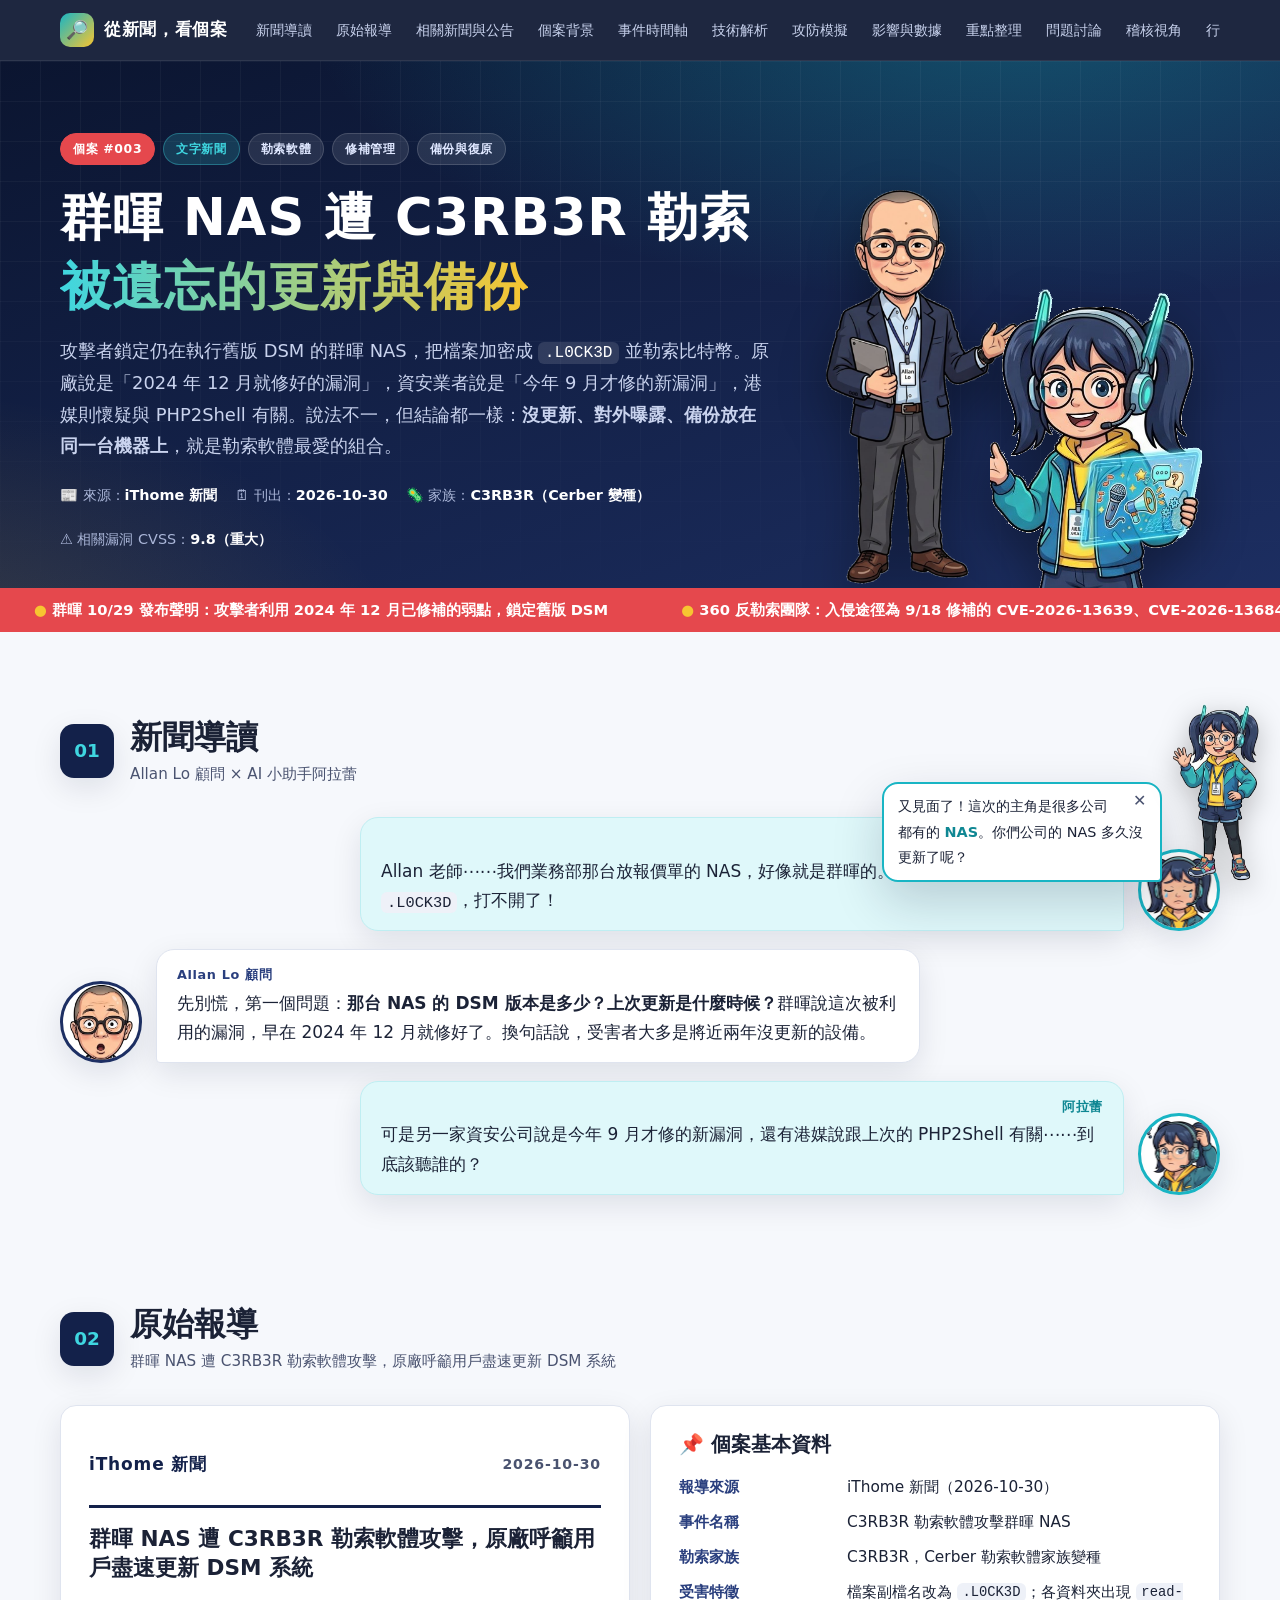
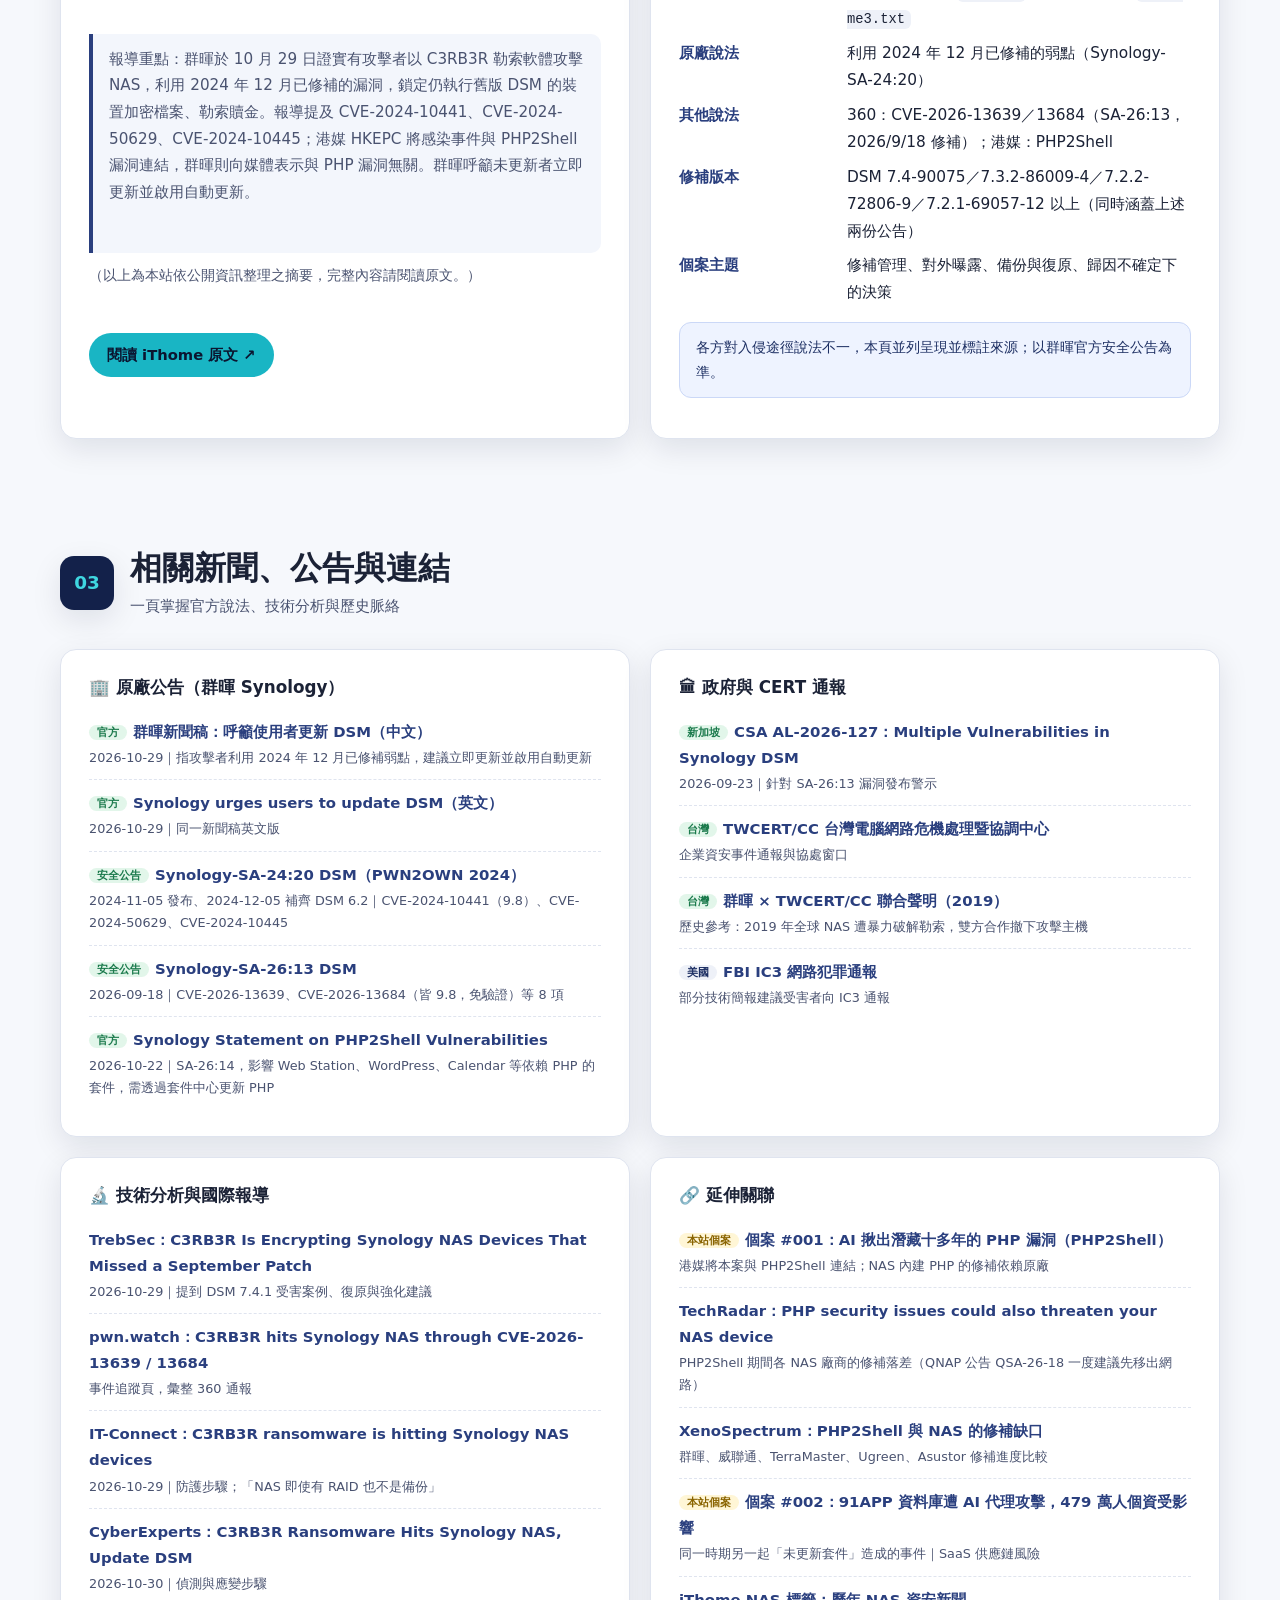
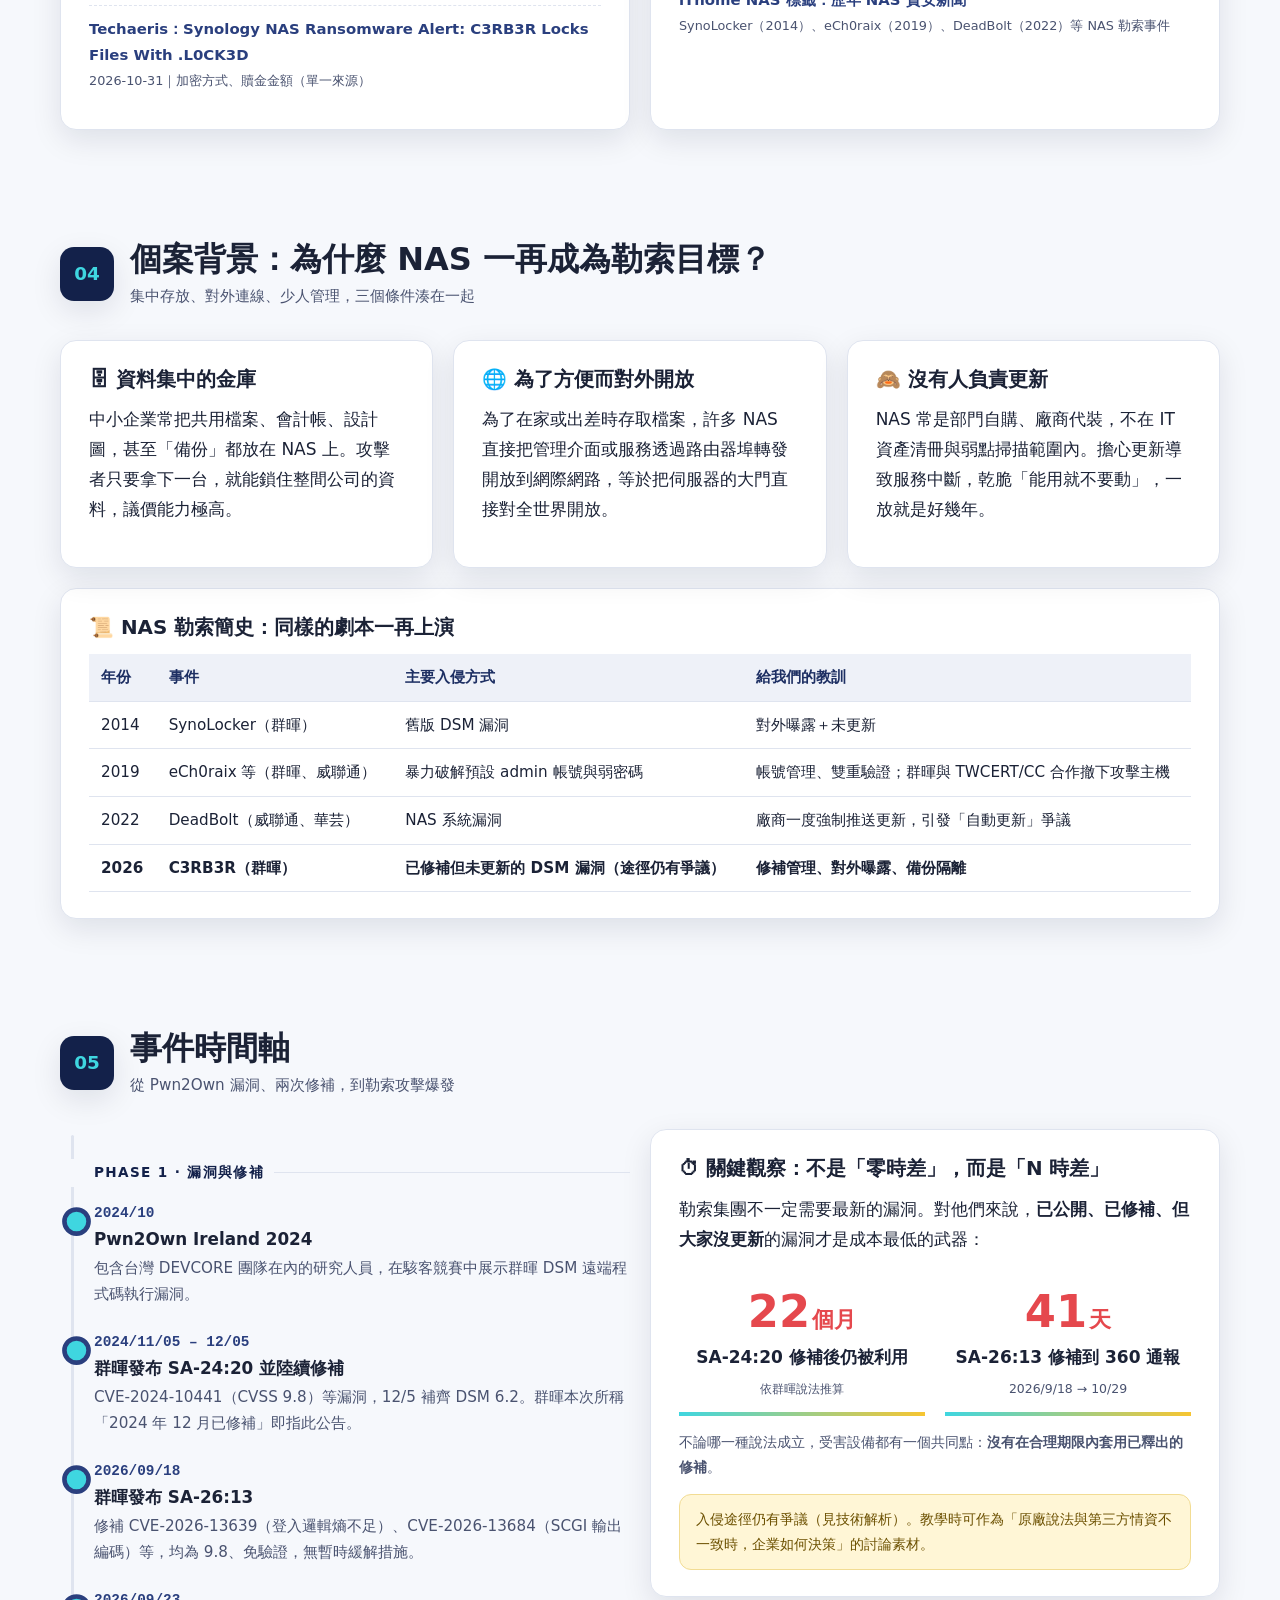
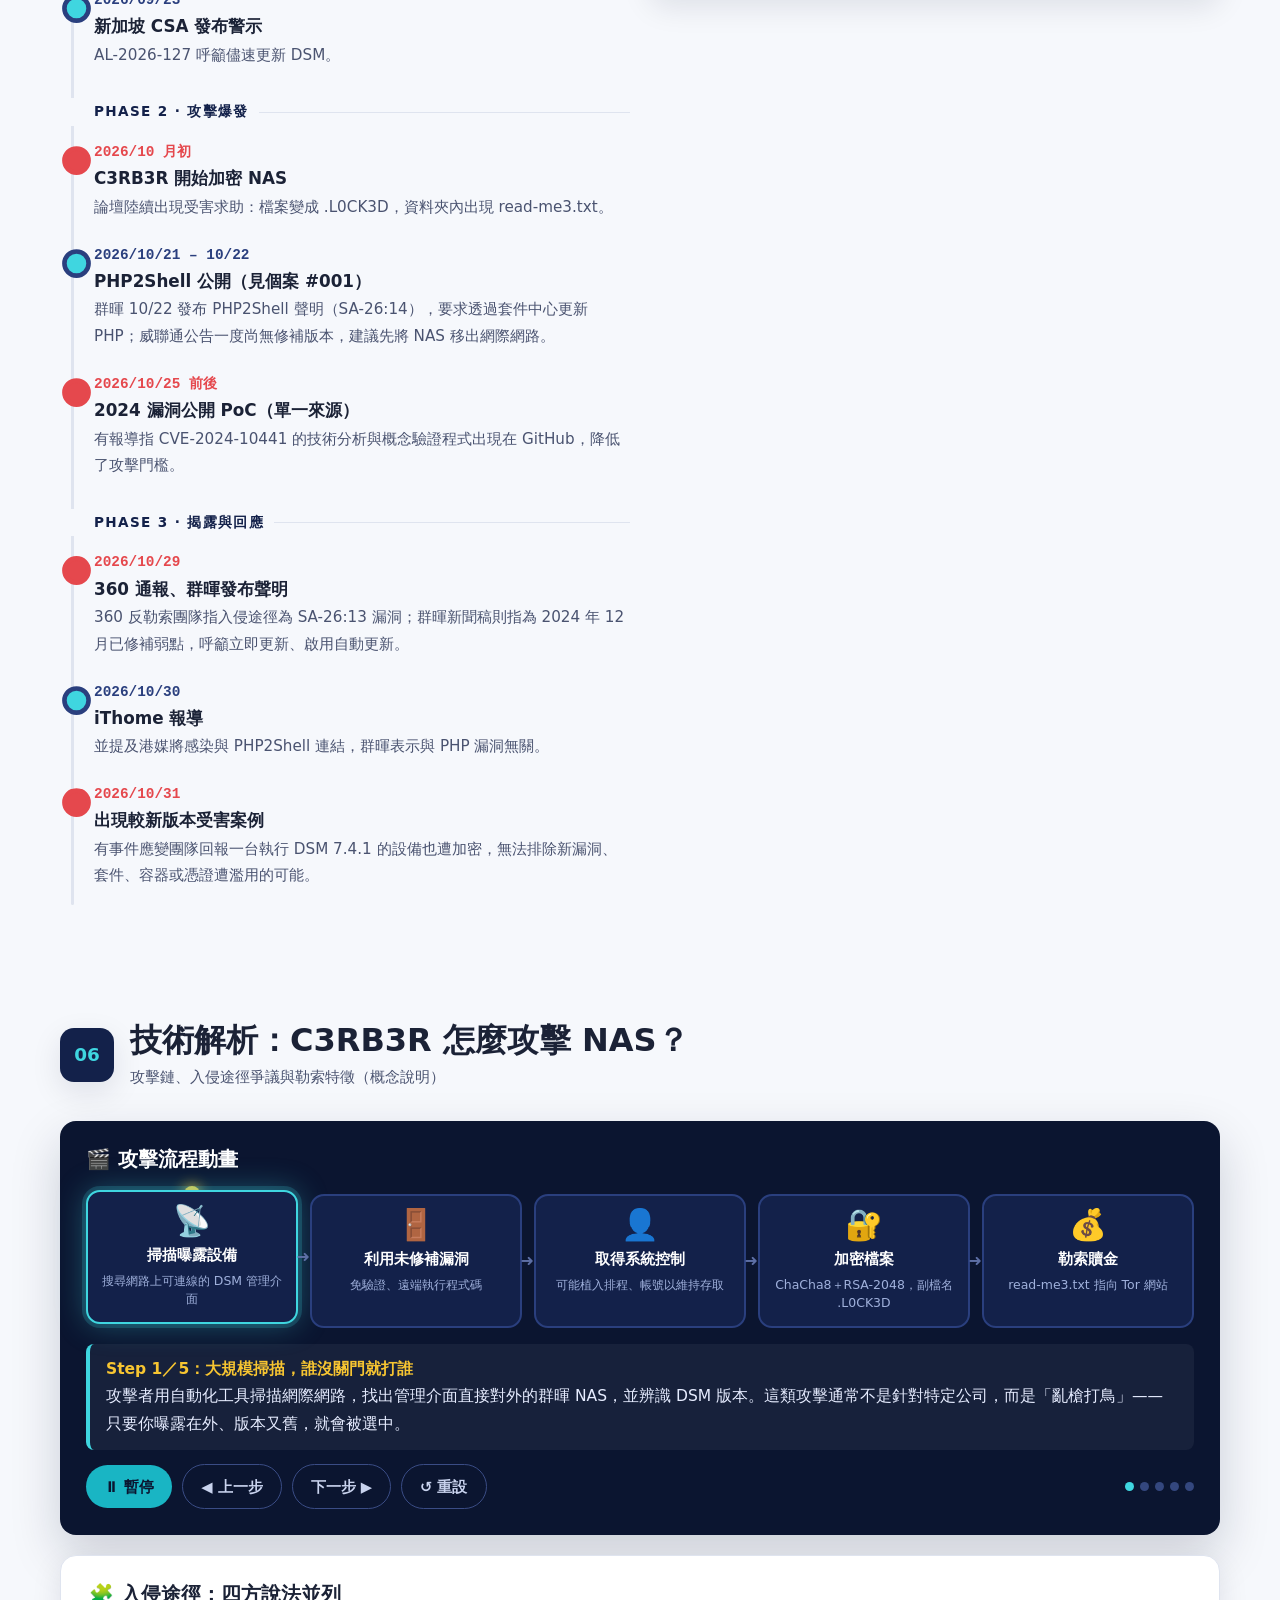
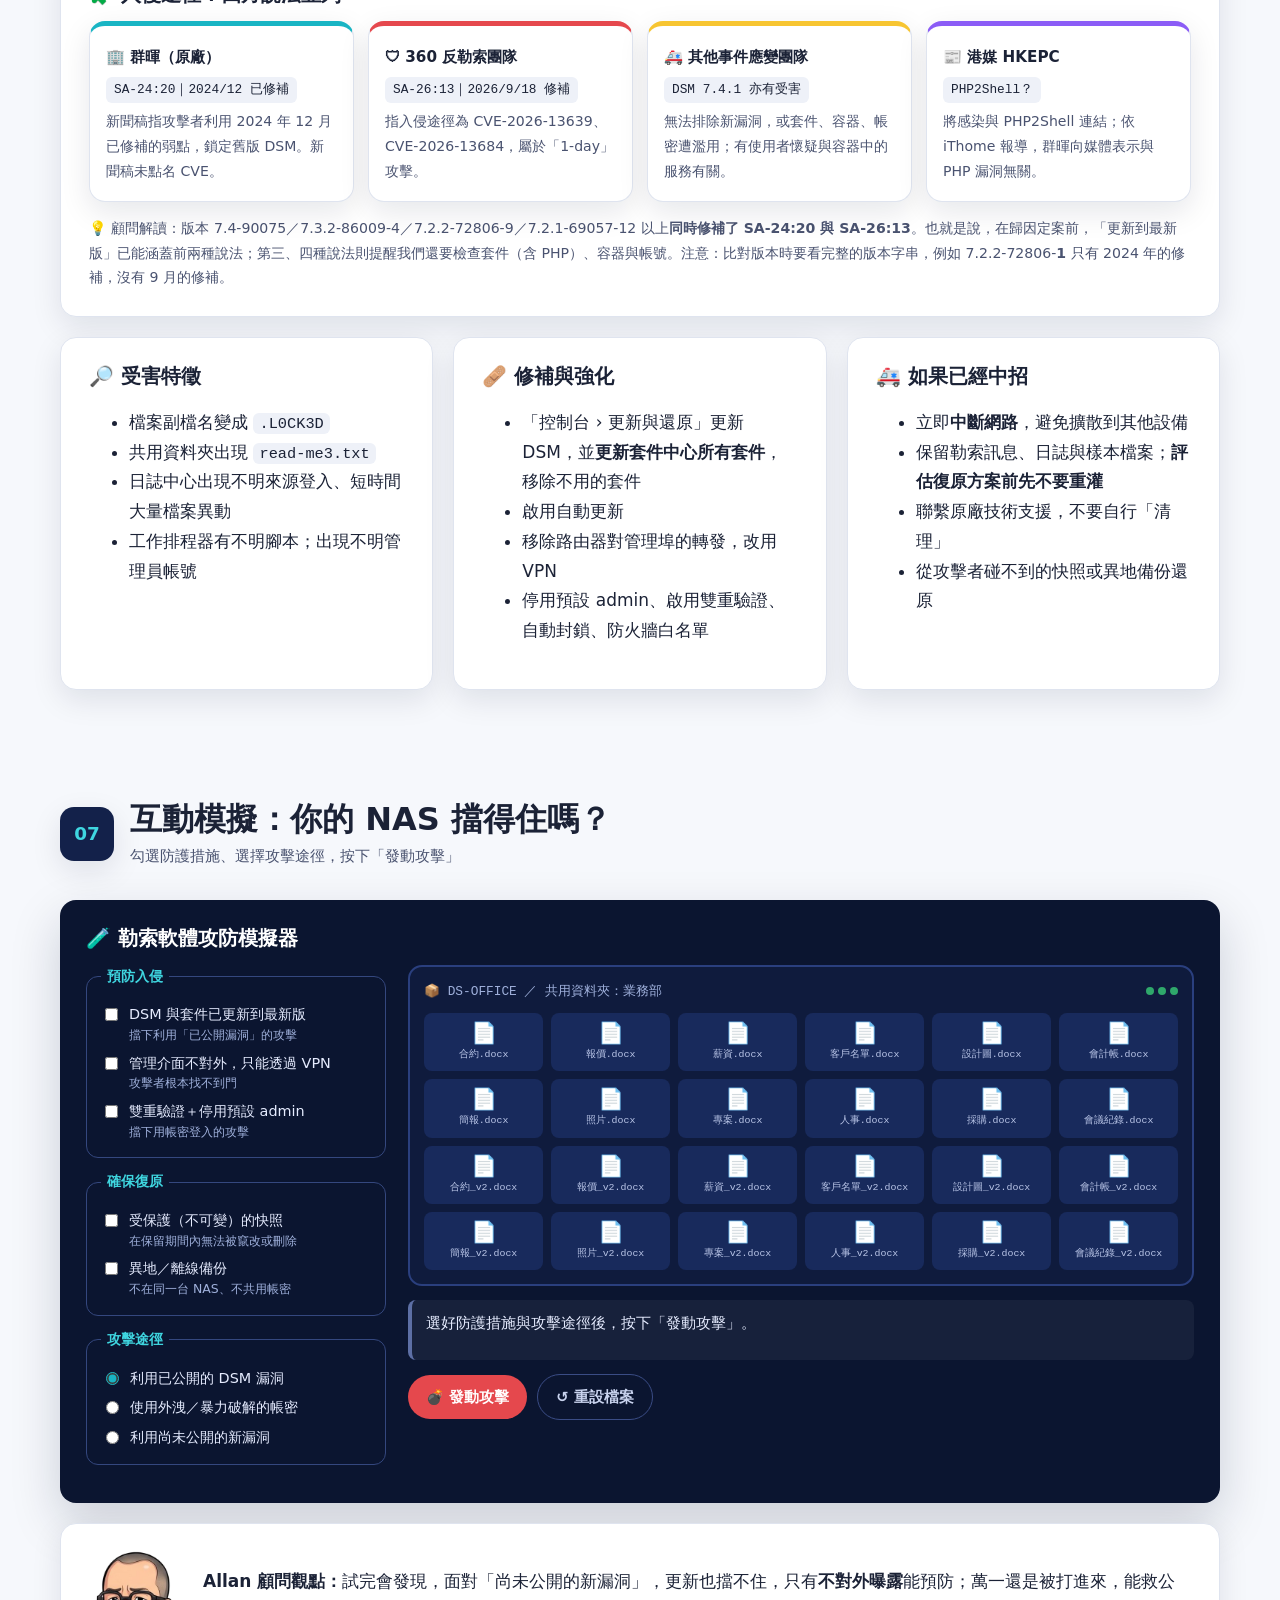
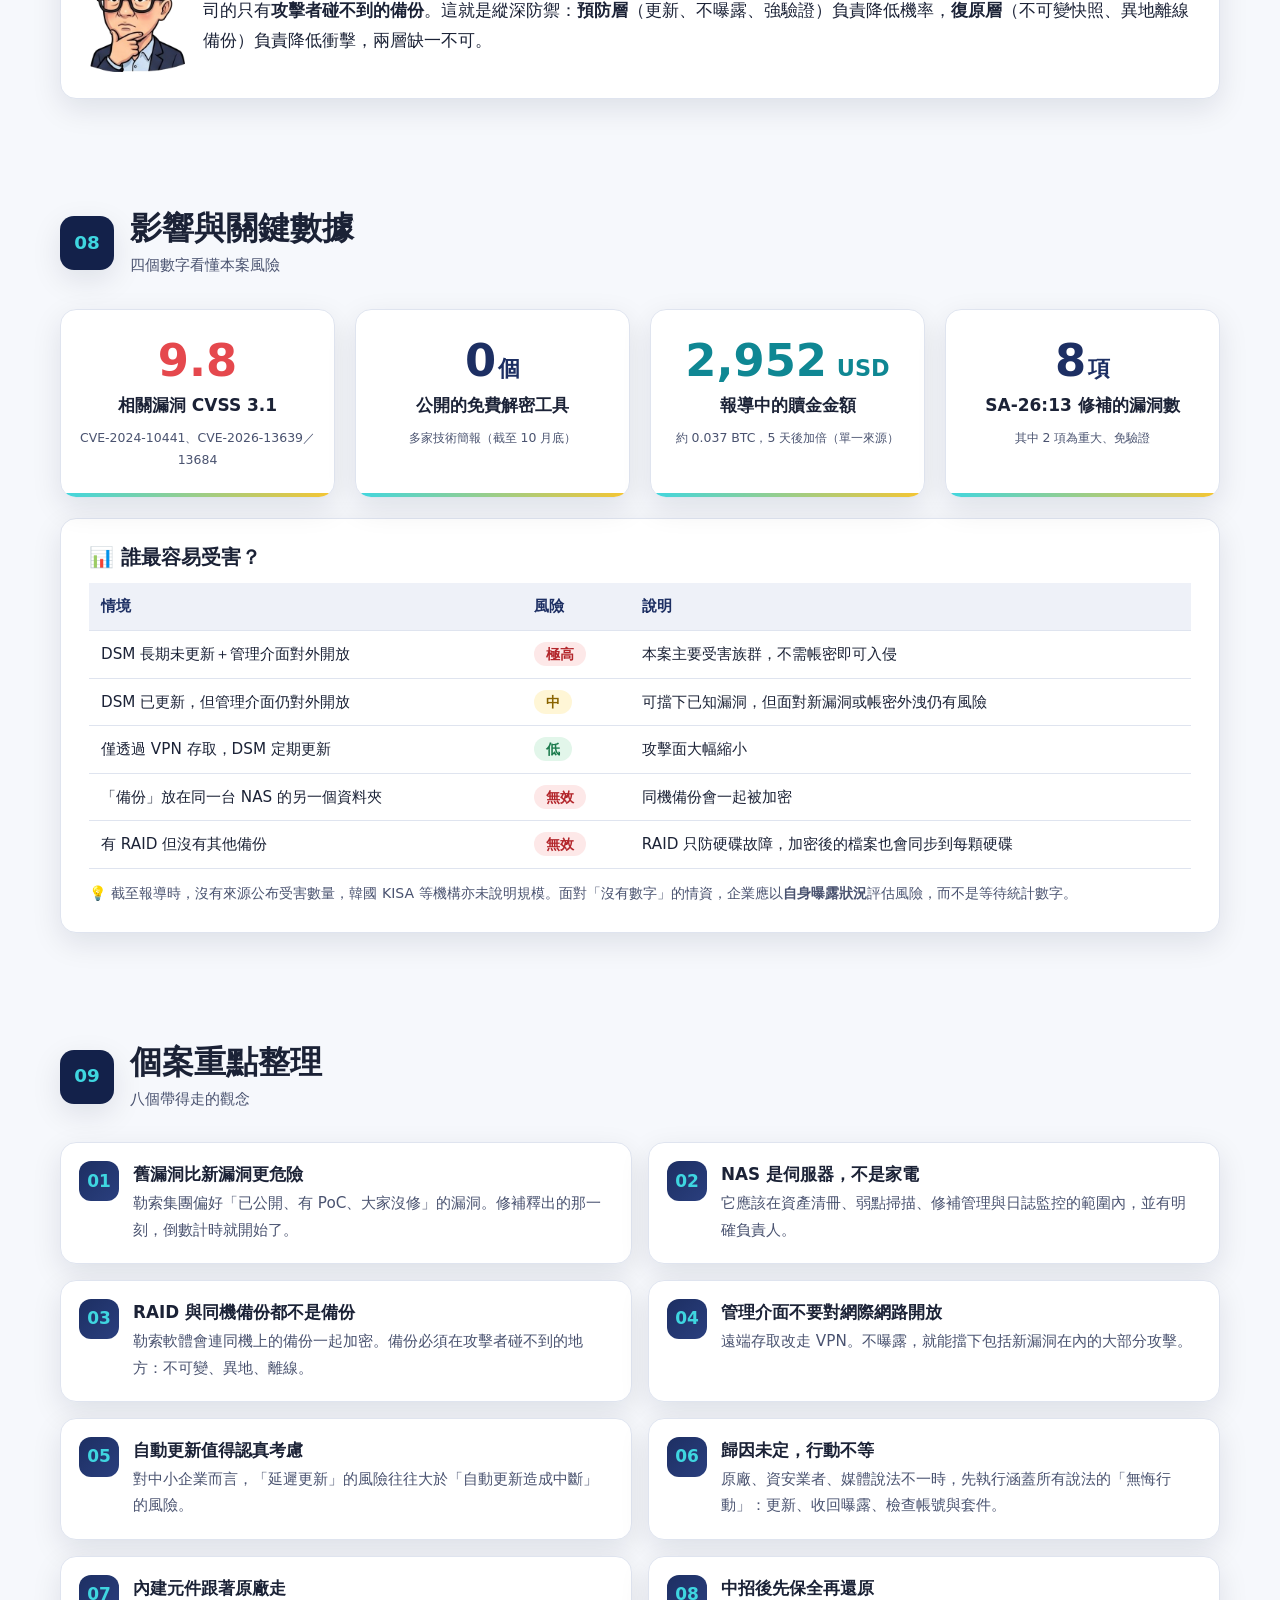
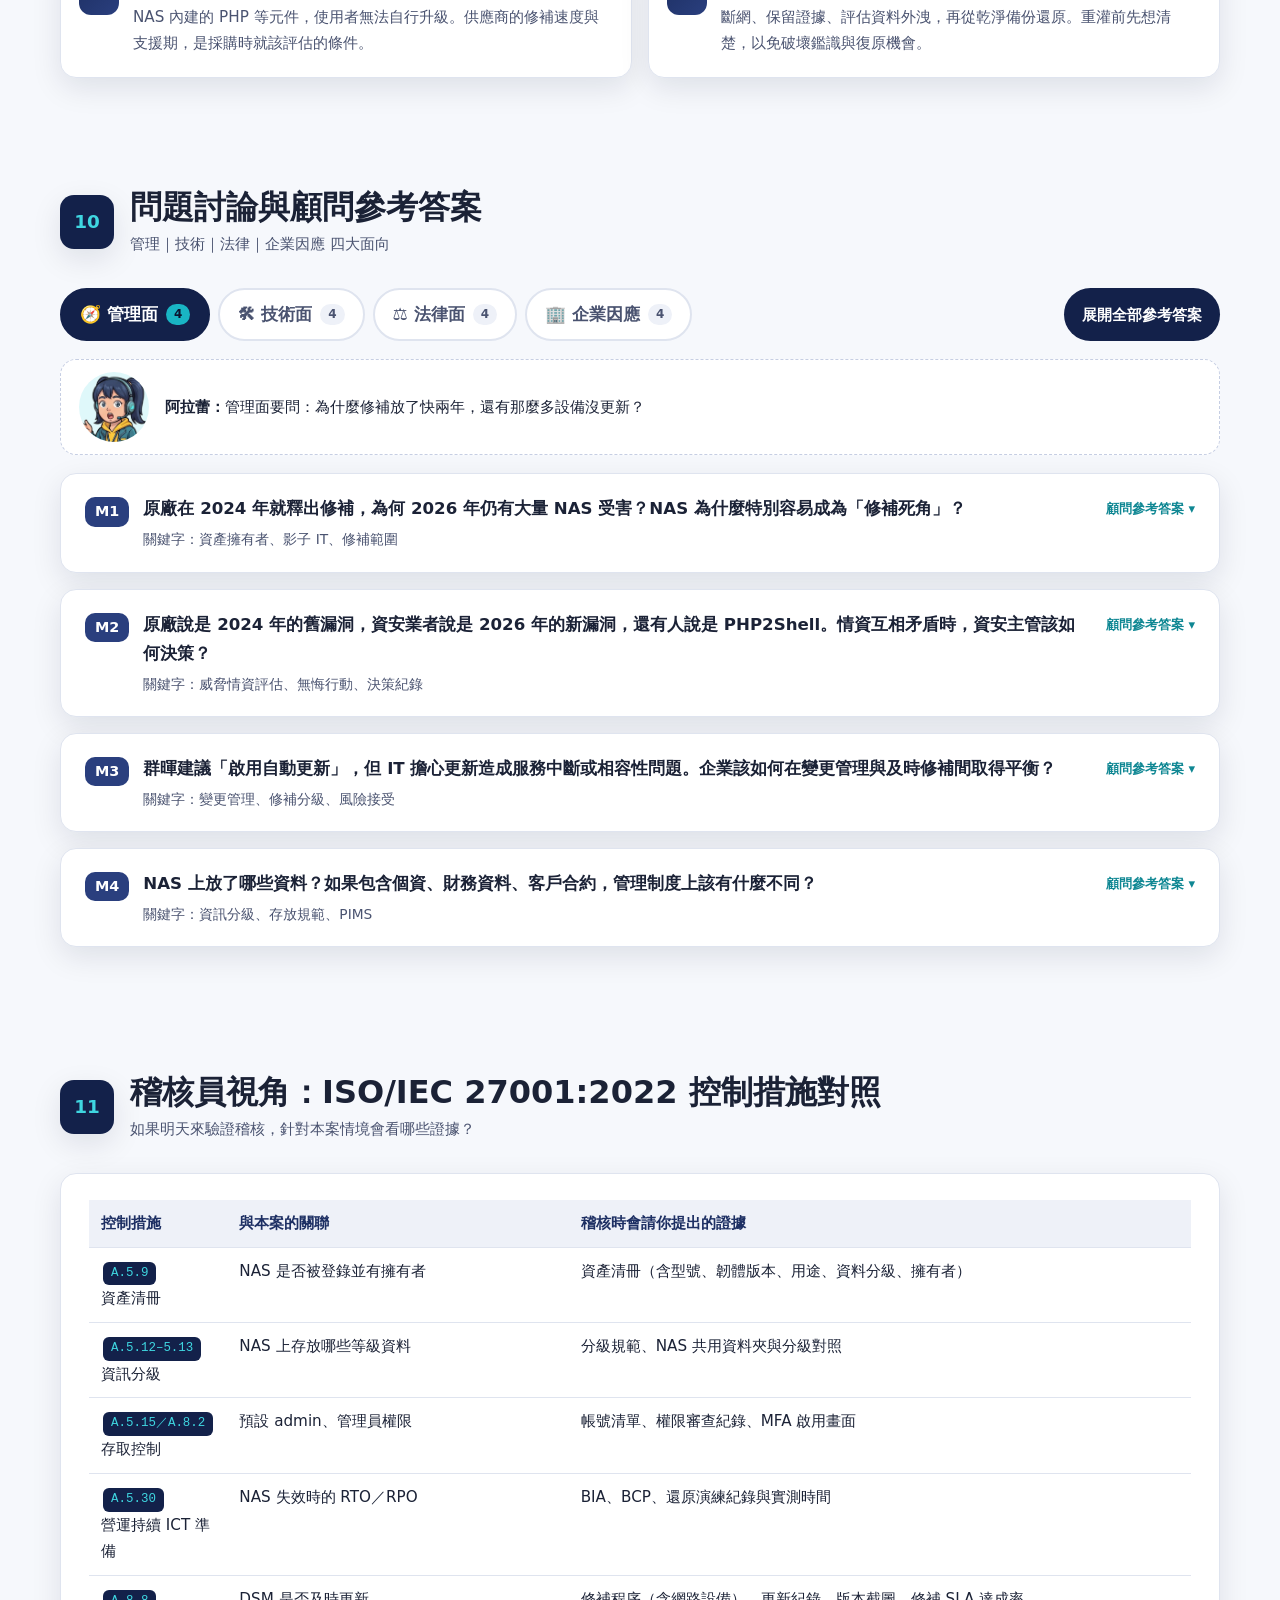
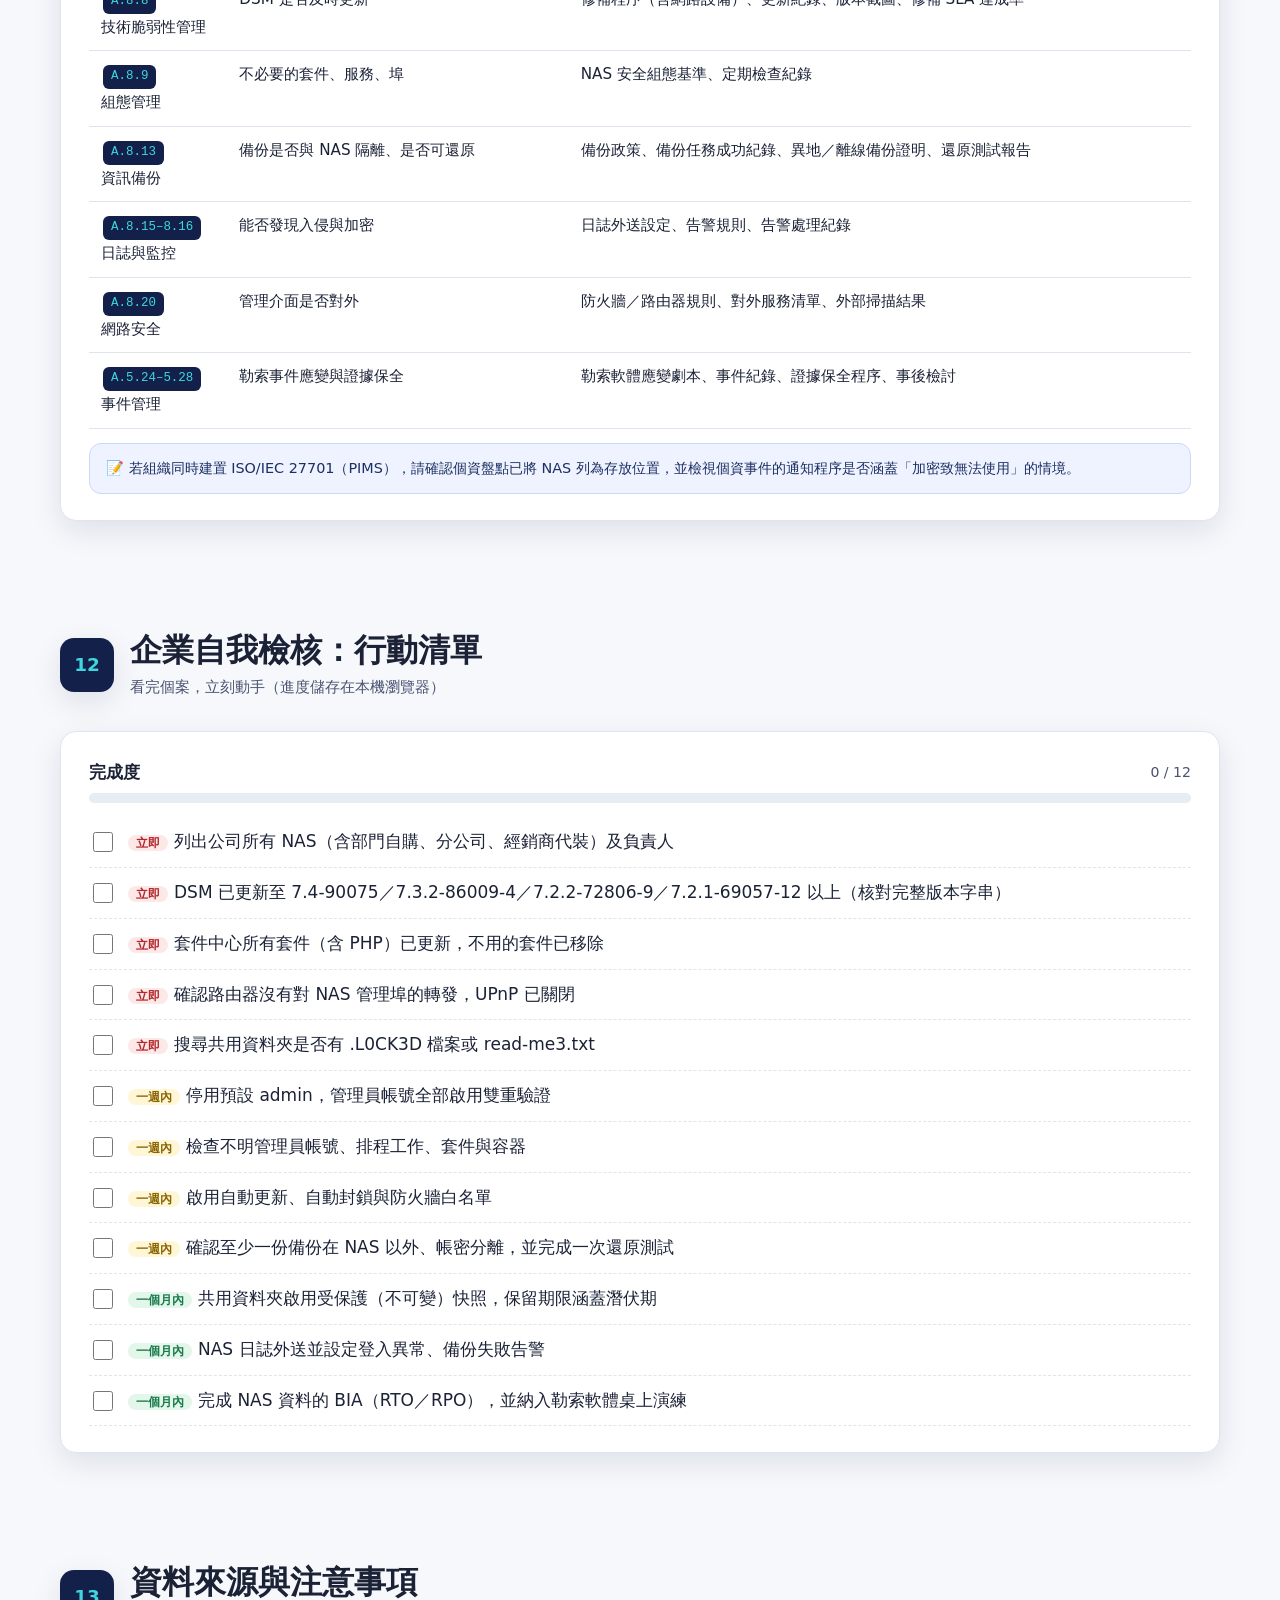
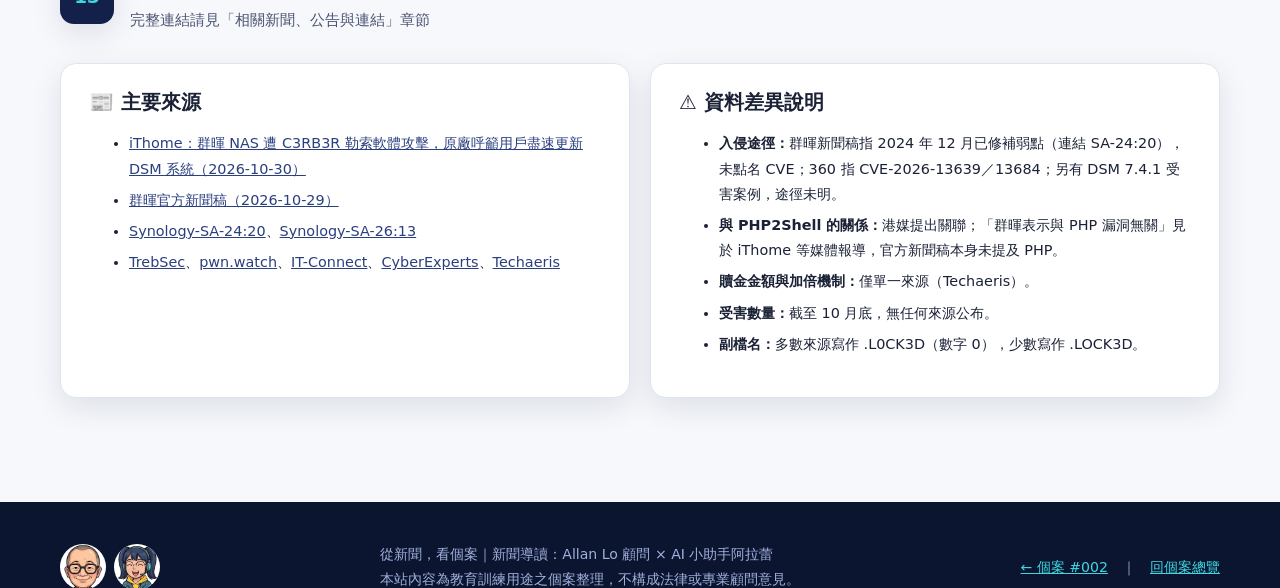
<file: cases/2026-10-synology-c3rb3r/index.html>
<!DOCTYPE html>
<html lang="zh-Hant-TW">
<head>
<meta charset="utf-8">
<meta name="viewport" content="width=device-width, initial-scale=1">
<title>個案 #003｜群暉 NAS 遭 C3RB3R 勒索軟體攻擊：被遺忘的更新與備份｜從新聞，看個案</title>
<meta name="description" content="從 iThome 報導出發，以個案研究方式解析 C3RB3R 勒索軟體攻擊群暉 NAS 事件：入侵途徑爭議、時間軸、勒索手法、與 PHP2Shell 的關聯，以及管理、技術、法律、企業因應四大面向的討論題與顧問參考答案。">
<link rel="stylesheet" href="../../assets/css/style.css">
<link rel="icon" href="../../assets/img/characters/arale-laugh.png">
</head>
<body>

<header class="topbar">
  <div class="container">
    <a class="brand" href="../../index.html"><span class="logo">🔎</span><span>從新聞，看個案</span></a>
    <nav class="toc" aria-label="本頁目錄">
      <a href="#guide">新聞導讀</a>
      <a href="#source">原始報導</a>
      <a href="#links">相關新聞與公告</a>
      <a href="#background">個案背景</a>
      <a href="#timeline">事件時間軸</a>
      <a href="#tech">技術解析</a>
      <a href="#sim">攻防模擬</a>
      <a href="#impact">影響與數據</a>
      <a href="#keypoints">重點整理</a>
      <a href="#discussion">問題討論</a>
      <a href="#audit">稽核視角</a>
      <a href="#checklist">行動清單</a>
      <a href="#refs">資料來源</a>
    </nav>
  </div>
  <div class="progress"></div>
</header>

<!-- ================= HERO ================= -->
<section class="hero">
  <div class="container">
    <div>
      <div class="eyebrow">
        <span class="tag hot">個案 #003</span>
        <span class="tag teal">文字新聞</span>
        <span class="tag">勒索軟體</span><span class="tag">修補管理</span><span class="tag">備份與復原</span>
      </div>
      <h1>群暉 NAS 遭 C3RB3R 勒索<br><span class="hl">被遺忘的更新與備份</span></h1>
      <p class="lead">攻擊者鎖定仍在執行舊版 DSM 的群暉 NAS，把檔案加密成 <code style="background:rgba(255,255,255,.12);color:#fff">.L0CK3D</code> 並勒索比特幣。原廠說是「2024 年 12 月就修好的漏洞」，資安業者說是「今年 9 月才修的新漏洞」，港媒則懷疑與 PHP2Shell 有關。說法不一，但結論都一樣：<b>沒更新、對外曝露、備份放在同一台機器上</b>，就是勒索軟體最愛的組合。</p>
      <div class="hero-meta">
        <div>📰 來源：<b>iThome 新聞</b></div>
        <div>🗓 刊出：<b>2026-10-30</b></div>
        <div>🦠 家族：<b>C3RB3R（Cerber 變種）</b></div>
        <div>⚠️ 相關漏洞 CVSS：<b>9.8（重大）</b></div>
      </div>
    </div>
    <div class="hero-cast" aria-hidden="true">
      <img class="allan" src="../../assets/img/characters/allan-full.png" alt="">
      <img class="arale" src="../../assets/img/characters/arale-holo.png" alt="">
    </div>
  </div>
  <div class="ticker" aria-hidden="true">
    <div class="track">
      <span>群暉 10/29 發布聲明：攻擊者利用 2024 年 12 月已修補的弱點，鎖定舊版 DSM</span>
      <span>360 反勒索團隊：入侵途徑為 9/18 修補的 CVE-2026-13639、CVE-2026-13684</span>
      <span>檔案被改為 .L0CK3D，各資料夾留下 read-me3.txt 勒索訊息</span>
      <span>目前未見公開的免費解密工具</span>
      <span>群暉建議：立即更新 DSM 並啟用自動更新</span>
      <span>群暉 10/29 發布聲明：攻擊者利用 2024 年 12 月已修補的弱點，鎖定舊版 DSM</span>
      <span>360 反勒索團隊：入侵途徑為 9/18 修補的 CVE-2026-13639、CVE-2026-13684</span>
      <span>檔案被改為 .L0CK3D，各資料夾留下 read-me3.txt 勒索訊息</span>
      <span>目前未見公開的免費解密工具</span>
      <span>群暉建議：立即更新 DSM 並啟用自動更新</span>
    </div>
  </div>
</section>

<main class="container">

<!-- ================= 1. 新聞導讀 ================= -->
<section class="block" id="guide" data-tip="又見面了！這次的主角是很多公司都有的 <b>NAS</b>。你們公司的 NAS 多久沒更新了呢？" data-tip-img="../../assets/img/characters/arale-wave.png">
  <div class="sec-head reveal">
    <div class="sec-num">01</div>
    <div><h2>新聞導讀</h2><p>Allan Lo 顧問 × AI 小助手阿拉蕾</p></div>
  </div>
  <div class="dialogue">
    <div class="say arale">
      <div class="avatar"><img src="../../assets/img/characters/arale-sad.png" alt="阿拉蕾"></div>
      <div class="bubble"><span class="who">阿拉蕾</span><p>Allan 老師⋯⋯我們業務部那台放報價單的 NAS，好像就是群暉的。新聞說有人的檔案全部變成 <code>.L0CK3D</code>，打不開了！</p></div>
    </div>
    <div class="say allan">
      <div class="avatar"><img src="../../assets/img/characters/allan-surprised.png" alt="Allan Lo 顧問"></div>
      <div class="bubble"><span class="who">Allan Lo 顧問</span><p>先別慌，第一個問題：<b>那台 NAS 的 DSM 版本是多少？上次更新是什麼時候？</b>群暉說這次被利用的漏洞，早在 2024 年 12 月就修好了。換句話說，受害者大多是將近兩年沒更新的設備。</p></div>
    </div>
    <div class="say arale">
      <div class="avatar"><img src="../../assets/img/characters/arale-confused.png" alt="阿拉蕾"></div>
      <div class="bubble"><span class="who">阿拉蕾</span><p>可是另一家資安公司說是今年 9 月才修的新漏洞，還有港媒說跟上次的 PHP2Shell 有關⋯⋯到底該聽誰的？</p></div>
    </div>
    <div class="say allan">
      <div class="avatar"><img src="../../assets/img/characters/allan-point.png" alt="Allan Lo 顧問"></div>
      <div class="bubble"><span class="who">Allan Lo 顧問</span><p>好問題！這正是本個案的教學重點：<b>歸因還沒定案時，企業不用等答案</b>。不管是哪個漏洞，更新到最新版、把管理介面從網路上收回來、確認備份不在同一台機器上——這些「無悔行動」都該立刻做。</p></div>
    </div>
    <div class="say arale">
      <div class="avatar"><img src="../../assets/img/characters/arale-think.png" alt="阿拉蕾"></div>
      <div class="bubble"><span class="who">阿拉蕾</span><p>我們的 NAS 有做 RAID 耶，硬碟壞一顆也沒關係，這樣算有備份吧？</p></div>
    </div>
    <div class="say allan">
      <div class="avatar"><img src="../../assets/img/characters/allan-worried.png" alt="Allan Lo 顧問"></div>
      <div class="bubble"><span class="who">Allan Lo 顧問</span><p>這是最常見的誤會！<b>RAID 是防硬碟故障，不是備份</b>。勒索軟體加密時，RAID 會「很忠實地」把加密後的檔案同步到每一顆硬碟。等一下的攻防模擬器，你自己試試看就知道了。</p></div>
    </div>
    <div class="say arale">
      <div class="avatar"><img src="../../assets/img/characters/arale-fight.png" alt="阿拉蕾"></div>
      <div class="bubble"><span class="who">阿拉蕾</span><p>好！那我們一樣從<b>管理、技術、法律、企業因應</b>四個面向來拆解這個個案！</p></div>
    </div>
  </div>
</section>

<!-- ================= 2. 原始報導 ================= -->
<section class="block" id="source" data-tip="這則是文字新聞，建議點進 iThome 原文閱讀，再回來對照整理喔！" data-tip-img="../../assets/img/characters/arale-explain.png">
  <div class="sec-head reveal">
    <div class="sec-num">02</div>
    <div><h2>原始報導</h2><p>群暉 NAS 遭 C3RB3R 勒索軟體攻擊，原廠呼籲用戶盡速更新 DSM 系統</p></div>
  </div>
  <div class="grid g2">
    <div class="card news-card reveal">
      <div class="masthead"><span>iThome 新聞</span><span class="small muted">2026-10-30</span></div>
      <h3>群暉 NAS 遭 C3RB3R 勒索軟體攻擊，原廠呼籲用戶盡速更新 DSM 系統</h3>
      <blockquote>報導重點：群暉於 10 月 29 日證實有攻擊者以 C3RB3R 勒索軟體攻擊 NAS，利用 2024 年 12 月已修補的漏洞，鎖定仍執行舊版 DSM 的裝置加密檔案、勒索贖金。報導提及 CVE-2024-10441、CVE-2024-50629、CVE-2024-10445；港媒 HKEPC 將感染事件與 PHP2Shell 漏洞連結，群暉則向媒體表示與 PHP 漏洞無關。群暉呼籲未更新者立即更新並啟用自動更新。</blockquote>
      <p class="small muted" style="margin:0">（以上為本站依公開資訊整理之摘要，完整內容請閱讀原文。）</p>
      <div><a class="btn" href="https://www.ithome.com.tw/news/180115" target="_blank" rel="noopener" style="text-decoration:none; display:inline-block">閱讀 iThome 原文 ↗</a></div>
    </div>
    <div class="card reveal d1">
      <h3>📌 個案基本資料</h3>
      <dl class="factbox">
        <dt>報導來源</dt><dd>iThome 新聞（2026-10-30）</dd>
        <dt>事件名稱</dt><dd>C3RB3R 勒索軟體攻擊群暉 NAS</dd>
        <dt>勒索家族</dt><dd>C3RB3R，Cerber 勒索軟體家族變種</dd>
        <dt>受害特徵</dt><dd>檔案副檔名改為 <code>.L0CK3D</code>；各資料夾出現 <code>read-me3.txt</code></dd>
        <dt>原廠說法</dt><dd>利用 2024 年 12 月已修補的弱點（Synology-SA-24:20）</dd>
        <dt>其他說法</dt><dd>360：CVE-2026-13639／13684（SA-26:13，2026/9/18 修補）；港媒：PHP2Shell</dd>
        <dt>修補版本</dt><dd>DSM 7.4-90075／7.3.2-86009-4／7.2.2-72806-9／7.2.1-69057-12 以上（同時涵蓋上述兩份公告）</dd>
        <dt>個案主題</dt><dd>修補管理、對外曝露、備份與復原、歸因不確定下的決策</dd>
      </dl>
      <p class="note small" style="margin-top:14px">各方對入侵途徑說法不一，本頁並列呈現並標註來源；以群暉官方安全公告為準。</p>
    </div>
  </div>
</section>

<!-- ================= 3. 相關新聞與公告 ================= -->
<section class="block" id="links" data-tip="這裡整理了原廠公告、各國通報、國際報導和歷史事件。做內部宣導時可以直接引用！" data-tip-img="../../assets/img/characters/arale-present.png">
  <div class="sec-head reveal">
    <div class="sec-num">03</div>
    <div><h2>相關新聞、公告與連結</h2><p>一頁掌握官方說法、技術分析與歷史脈絡</p></div>
  </div>
  <div class="linkhub">
    <div class="card reveal">
      <h3>🏢 原廠公告（群暉 Synology）</h3>
      <ul class="links">
        <li><span class="badge off">官方</span><a href="https://www.synology.com/zh-tw/company/news/article/C3RB3R" target="_blank" rel="noopener">群暉新聞稿：呼籲使用者更新 DSM（中文）</a><span class="lm">2026-10-29｜指攻擊者利用 2024 年 12 月已修補弱點，建議立即更新並啟用自動更新</span></li>
        <li><span class="badge off">官方</span><a href="https://www.synology.com/en-global/company/news/article/C3RB3R" target="_blank" rel="noopener">Synology urges users to update DSM（英文）</a><span class="lm">2026-10-29｜同一新聞稿英文版</span></li>
        <li><span class="badge off">安全公告</span><a href="https://www.synology.com/zh-tw/security/advisory/Synology_SA_24_20" target="_blank" rel="noopener">Synology-SA-24:20 DSM（PWN2OWN 2024）</a><span class="lm">2024-11-05 發布、2024-12-05 補齊 DSM 6.2｜CVE-2024-10441（9.8）、CVE-2024-50629、CVE-2024-10445</span></li>
        <li><span class="badge off">安全公告</span><a href="https://www.synology.com/zh-tw/security/advisory/Synology_SA_26_13" target="_blank" rel="noopener">Synology-SA-26:13 DSM</a><span class="lm">2026-09-18｜CVE-2026-13639、CVE-2026-13684（皆 9.8，免驗證）等 8 項</span></li>
        <li><span class="badge off">官方</span><a href="https://www.synology.com/en-global/company/news/article/php2shell" target="_blank" rel="noopener">Synology Statement on PHP2Shell Vulnerabilities</a><span class="lm">2026-10-22｜SA-26:14，影響 Web Station、WordPress、Calendar 等依賴 PHP 的套件，需透過套件中心更新 PHP</span></li>
      </ul>
    </div>
    <div class="card reveal d1">
      <h3>🏛 政府與 CERT 通報</h3>
      <ul class="links">
        <li><span class="badge off">新加坡</span><a href="https://www.csa.gov.sg/alerts-and-advisories/alerts/al-2026-127/" target="_blank" rel="noopener">CSA AL-2026-127：Multiple Vulnerabilities in Synology DSM</a><span class="lm">2026-09-23｜針對 SA-26:13 漏洞發布警示</span></li>
        <li><span class="badge off">台灣</span><a href="https://www.twcert.org.tw/" target="_blank" rel="noopener">TWCERT/CC 台灣電腦網路危機處理暨協調中心</a><span class="lm">企業資安事件通報與協處窗口</span></li>
        <li><span class="badge off">台灣</span><a href="https://www.synology.com/zh-tw/company/news/article/Synology_TWCERT" target="_blank" rel="noopener">群暉 × TWCERT/CC 聯合聲明（2019）</a><span class="lm">歷史參考：2019 年全球 NAS 遭暴力破解勒索，雙方合作撤下攻擊主機</span></li>
        <li><span class="badge">美國</span><a href="https://www.ic3.gov/" target="_blank" rel="noopener">FBI IC3 網路犯罪通報</a><span class="lm">部分技術簡報建議受害者向 IC3 通報</span></li>
      </ul>
    </div>
    <div class="card reveal">
      <h3>🔬 技術分析與國際報導</h3>
      <ul class="links">
        <li><a href="https://www.trebsec.com/briefs/2026-10-29-synology-c3rb3r-ransomware.html" target="_blank" rel="noopener">TrebSec：C3RB3R Is Encrypting Synology NAS Devices That Missed a September Patch</a><span class="lm">2026-10-29｜提到 DSM 7.4.1 受害案例、復原與強化建議</span></li>
        <li><a href="https://pwn.watch/i/synology-dsm-cerber-c3rb3r-ransomware-cve-2026-13639-13684" target="_blank" rel="noopener">pwn.watch：C3RB3R hits Synology NAS through CVE-2026-13639 / 13684</a><span class="lm">事件追蹤頁，彙整 360 通報</span></li>
        <li><a href="https://www.it-connect.tech/c3rb3r-ransomware-is-hitting-synology-nas-devices-how-to-protect-yours/" target="_blank" rel="noopener">IT-Connect：C3RB3R ransomware is hitting Synology NAS devices</a><span class="lm">2026-10-29｜防護步驟；「NAS 即使有 RAID 也不是備份」</span></li>
        <li><a href="https://cyberexperts.com/2026-10-30-synology-dsm-c3rb3r-ransomware/" target="_blank" rel="noopener">CyberExperts：C3RB3R Ransomware Hits Synology NAS, Update DSM</a><span class="lm">2026-10-30｜偵測與應變步驟</span></li>
        <li><a href="https://techaeris.com/2026/10/31/synology-nas-ransomware-alert-c3rb3r/" target="_blank" rel="noopener">Techaeris：Synology NAS Ransomware Alert: C3RB3R Locks Files With .L0CK3D</a><span class="lm">2026-10-31｜加密方式、贖金金額（單一來源）</span></li>
      </ul>
    </div>
    <div class="card reveal d1">
      <h3>🔗 延伸關聯</h3>
      <ul class="links">
        <li><span class="badge case">本站個案</span><a href="../2026-10-php2shell/index.html">個案 #001：AI 揪出潛藏十多年的 PHP 漏洞（PHP2Shell）</a><span class="lm">港媒將本案與 PHP2Shell 連結；NAS 內建 PHP 的修補依賴原廠</span></li>
        <li><a href="https://techradar.com/pro/security/php-security-issues-could-also-threaten-your-nas-device-but-not-every-vendor-is-able-to-patch-just-yet" target="_blank" rel="noopener">TechRadar：PHP security issues could also threaten your NAS device</a><span class="lm">PHP2Shell 期間各 NAS 廠商的修補落差（QNAP 公告 QSA-26-18 一度建議先移出網路）</span></li>
        <li><a href="https://xenospectrum.com/php2shell-nas-qnap-synology-patch-gap/" target="_blank" rel="noopener">XenoSpectrum：PHP2Shell 與 NAS 的修補缺口</a><span class="lm">群暉、威聯通、TerraMaster、Ugreen、Asustor 修補進度比較</span></li>
        <li><span class="badge case">本站個案</span><a href="../2026-10-91app-breach/index.html">個案 #002：91APP 資料庫遭 AI 代理攻擊，479 萬人個資受影響</a><span class="lm">同一時期另一起「未更新套件」造成的事件｜SaaS 供應鏈風險</span></li>
        <li><a href="https://www.ithome.com.tw/tags/nas" target="_blank" rel="noopener">iThome NAS 標籤：歷年 NAS 資安新聞</a><span class="lm">SynoLocker（2014）、eCh0raix（2019）、DeadBolt（2022）等 NAS 勒索事件</span></li>
      </ul>
    </div>
  </div>
</section>

<!-- ================= 4. 個案背景 ================= -->
<section class="block" id="background" data-tip="NAS 常被當成「買來插電就好」的家電，但它其實是一台 24 小時連網的 Linux 伺服器！" data-tip-img="../../assets/img/characters/arale-think.png">
  <div class="sec-head reveal">
    <div class="sec-num">04</div>
    <div><h2>個案背景：為什麼 NAS 一再成為勒索目標？</h2><p>集中存放、對外連線、少人管理，三個條件湊在一起</p></div>
  </div>
  <div class="grid g3">
    <div class="card reveal">
      <h3>🗄 資料集中的金庫</h3>
      <p>中小企業常把共用檔案、會計帳、設計圖，甚至「備份」都放在 NAS 上。攻擊者只要拿下一台，就能鎖住整間公司的資料，議價能力極高。</p>
    </div>
    <div class="card reveal d1">
      <h3>🌐 為了方便而對外開放</h3>
      <p>為了在家或出差時存取檔案，許多 NAS 直接把管理介面或服務透過路由器埠轉發開放到網際網路，等於把伺服器的大門直接對全世界開放。</p>
    </div>
    <div class="card reveal d2">
      <h3>🙈 沒有人負責更新</h3>
      <p>NAS 常是部門自購、廠商代裝，不在 IT 資產清冊與弱點掃描範圍內。擔心更新導致服務中斷，乾脆「能用就不要動」，一放就是好幾年。</p>
    </div>
  </div>
  <div class="card reveal" style="margin-top:20px">
    <h3>📜 NAS 勒索簡史：同樣的劇本一再上演</h3>
    <div class="table-scroll">
      <table class="tbl">
        <thead><tr><th>年份</th><th>事件</th><th>主要入侵方式</th><th>給我們的教訓</th></tr></thead>
        <tbody>
          <tr><td>2014</td><td>SynoLocker（群暉）</td><td>舊版 DSM 漏洞</td><td>對外曝露＋未更新</td></tr>
          <tr><td>2019</td><td>eCh0raix 等（群暉、威聯通）</td><td>暴力破解預設 admin 帳號與弱密碼</td><td>帳號管理、雙重驗證；群暉與 TWCERT/CC 合作撤下攻擊主機</td></tr>
          <tr><td>2022</td><td>DeadBolt（威聯通、華芸）</td><td>NAS 系統漏洞</td><td>廠商一度強制推送更新，引發「自動更新」爭議</td></tr>
          <tr><td><b>2026</b></td><td><b>C3RB3R（群暉）</b></td><td><b>已修補但未更新的 DSM 漏洞（途徑仍有爭議）</b></td><td><b>修補管理、對外曝露、備份隔離</b></td></tr>
        </tbody>
      </table>
    </div>
  </div>
</section>

<!-- ================= 5. 時間軸 ================= -->
<section class="block" id="timeline" data-tip="注意看：修補釋出到被大規模利用，中間隔了將近兩年。漏洞沒修，就會一直在那裡等人來敲門。" data-tip-img="../../assets/img/characters/arale-surprised.png">
  <div class="sec-head reveal">
    <div class="sec-num">05</div>
    <div><h2>事件時間軸</h2><p>從 Pwn2Own 漏洞、兩次修補，到勒索攻擊爆發</p></div>
  </div>
  <div class="grid g2">
    <div class="timeline">
      <div class="fill"></div>
      <div class="tl-phase">PHASE 1 · 漏洞與修補</div>
      <div class="tl-item"><div class="tl-date">2024/10</div><h4>Pwn2Own Ireland 2024</h4><p>包含台灣 DEVCORE 團隊在內的研究人員，在駭客競賽中展示群暉 DSM 遠端程式碼執行漏洞。</p></div>
      <div class="tl-item"><div class="tl-date">2024/11/05 – 12/05</div><h4>群暉發布 SA-24:20 並陸續修補</h4><p>CVE-2024-10441（CVSS 9.8）等漏洞，12/5 補齊 DSM 6.2。群暉本次所稱「2024 年 12 月已修補」即指此公告。</p></div>
      <div class="tl-item"><div class="tl-date">2026/09/18</div><h4>群暉發布 SA-26:13</h4><p>修補 CVE-2026-13639（登入邏輯熵不足）、CVE-2026-13684（SCGI 輸出編碼）等，均為 9.8、免驗證，無暫時緩解措施。</p></div>
      <div class="tl-item"><div class="tl-date">2026/09/23</div><h4>新加坡 CSA 發布警示</h4><p>AL-2026-127 呼籲儘速更新 DSM。</p></div>
      <div class="tl-phase">PHASE 2 · 攻擊爆發</div>
      <div class="tl-item alert"><div class="tl-date">2026/10 月初</div><h4>C3RB3R 開始加密 NAS</h4><p>論壇陸續出現受害求助：檔案變成 .L0CK3D，資料夾內出現 read-me3.txt。</p></div>
      <div class="tl-item"><div class="tl-date">2026/10/21 – 10/22</div><h4>PHP2Shell 公開（見個案 #001）</h4><p>群暉 10/22 發布 PHP2Shell 聲明（SA-26:14），要求透過套件中心更新 PHP；威聯通公告一度尚無修補版本，建議先將 NAS 移出網際網路。</p></div>
      <div class="tl-item alert"><div class="tl-date">2026/10/25 前後</div><h4>2024 漏洞公開 PoC（單一來源）</h4><p>有報導指 CVE-2024-10441 的技術分析與概念驗證程式出現在 GitHub，降低了攻擊門檻。</p></div>
      <div class="tl-phase">PHASE 3 · 揭露與回應</div>
      <div class="tl-item alert"><div class="tl-date">2026/10/29</div><h4>360 通報、群暉發布聲明</h4><p>360 反勒索團隊指入侵途徑為 SA-26:13 漏洞；群暉新聞稿則指為 2024 年 12 月已修補弱點，呼籲立即更新、啟用自動更新。</p></div>
      <div class="tl-item"><div class="tl-date">2026/10/30</div><h4>iThome 報導</h4><p>並提及港媒將感染與 PHP2Shell 連結，群暉表示與 PHP 漏洞無關。</p></div>
      <div class="tl-item alert"><div class="tl-date">2026/10/31</div><h4>出現較新版本受害案例</h4><p>有事件應變團隊回報一台執行 DSM 7.4.1 的設備也遭加密，無法排除新漏洞、套件、容器或憑證遭濫用的可能。</p></div>
    </div>
    <div>
      <div class="card reveal" style="position:sticky; top:84px">
        <h3>⏱ 關鍵觀察：不是「零時差」，而是「N 時差」</h3>
        <p>勒索集團不一定需要最新的漏洞。對他們來說，<b>已公開、已修補、但大家沒更新</b>的漏洞才是成本最低的武器：</p>
        <div class="grid g2" style="margin:14px 0">
          <div class="stat red" style="padding:16px 10px"><div class="num" data-count="22" data-suffix="<small>個月</small>">0</div><div class="label">SA-24:20 修補後仍被利用</div><div class="src">依群暉說法推算</div></div>
          <div class="stat red" style="padding:16px 10px"><div class="num" data-count="41" data-suffix="<small>天</small>">0</div><div class="label">SA-26:13 修補到 360 通報</div><div class="src">2026/9/18 → 10/29</div></div>
        </div>
        <p class="small muted">不論哪一種說法成立，受害設備都有一個共同點：<b>沒有在合理期限內套用已釋出的修補</b>。</p>
        <p class="note warn small" style="margin:0">入侵途徑仍有爭議（見技術解析）。教學時可作為「原廠說法與第三方情資不一致時，企業如何決策」的討論素材。</p>
      </div>
    </div>
  </div>
</section>

<!-- ================= 6. 技術解析 ================= -->
<section class="block" id="tech" data-tip="四種說法放在一起看，你會發現：不管是哪一個，「更新」和「不對外曝露」都擋得住大部分情境。" data-tip-img="../../assets/img/characters/arale-holo.png">
  <div class="sec-head reveal">
    <div class="sec-num">06</div>
    <div><h2>技術解析：C3RB3R 怎麼攻擊 NAS？</h2><p>攻擊鏈、入侵途徑爭議與勒索特徵（概念說明）</p></div>
  </div>

  <div class="attack reveal" data-attack>
    <h3>🎬 攻擊流程動畫</h3>
    <div class="attack-stage">
      <div class="packet"></div>
      <div class="node"><div class="ico">📡</div><b>掃描曝露設備</b><span>搜尋網路上可連線的 DSM 管理介面</span></div>
      <div class="node danger"><div class="ico">🚪</div><b>利用未修補漏洞</b><span>免驗證、遠端執行程式碼</span></div>
      <div class="node danger"><div class="ico">👤</div><b>取得系統控制</b><span>可能植入排程、帳號以維持存取</span></div>
      <div class="node danger"><div class="ico">🔐</div><b>加密檔案</b><span>ChaCha8＋RSA-2048，副檔名 .L0CK3D</span></div>
      <div class="node danger"><div class="ico">💰</div><b>勒索贖金</b><span>read-me3.txt 指向 Tor 網站</span></div>
    </div>
    <div class="attack-caption">按下「播放攻擊流程」，或用「下一步」逐步觀看。</div>
    <div class="controls">
      <button class="btn" data-act="play">▶ 播放攻擊流程</button>
      <button class="btn ghost" data-act="prev">◀ 上一步</button>
      <button class="btn ghost" data-act="next">下一步 ▶</button>
      <button class="btn ghost" data-act="reset">↺ 重設</button>
      <div class="step-dots"></div>
    </div>
    <script type="application/json">[
      {"node":0,"title":"大規模掃描，誰沒關門就打誰","text":"攻擊者用自動化工具掃描網際網路，找出管理介面直接對外的群暉 NAS，並辨識 DSM 版本。這類攻擊通常不是針對特定公司，而是「亂槍打鳥」——只要你曝露在外、版本又舊，就會被選中。"},
      {"node":1,"title":"利用已公開的漏洞入侵","text":"群暉指出攻擊利用 2024 年 12 月已修補的弱點（SA-24:20，其中 CVE-2024-10441 為 CVSS 9.8 的遠端程式碼執行）；360 則認為是 2026 年 9 月修補的 CVE-2026-13639／13684。兩者共同點：<b>不需要帳號密碼</b>。","evil":true},
      {"node":2,"title":"取得控制權，站穩腳步","text":"攻擊者在 NAS 上取得執行權限。應變建議中提到要檢查<b>不明的排程工作、新增的管理員帳號</b>，以及套件與容器，代表攻擊者可能留下後門。","evil":true},
      {"node":3,"title":"加密檔案","text":"依多家技術分析，C3RB3R 以 ChaCha8 搭配每檔獨立的 256 位元金鑰加密，金鑰再用 RSA-2048 包裝，檔案改為 <b>.L0CK3D</b>。照片、文件、程式碼，以及<b>放在同一台 NAS 上的備份檔</b>都會被加密。","evil":true},
      {"node":4,"title":"留下勒索訊息","text":"每個資料夾出現 <b>read-me3.txt</b>，內含受害者 ID 與 Tor 網址。有報導指贖金約 0.037 BTC（約 2,952 美元）、五天後加倍（單一來源）。目前<b>沒有公開的免費解密工具</b>。","evil":true}
    ]</script>
  </div>

  <div class="card reveal" style="margin-top:20px">
    <h3>🧩 入侵途徑：四方說法並列</h3>
    <div class="claims" style="margin-top:12px">
      <div class="card claim vendor"><div class="who">🏢 群暉（原廠）</div><span class="what">SA-24:20｜2024/12 已修補</span><p>新聞稿指攻擊者利用 2024 年 12 月已修補的弱點，鎖定舊版 DSM。新聞稿未點名 CVE。</p></div>
      <div class="card claim r360"><div class="who">🛡 360 反勒索團隊</div><span class="what">SA-26:13｜2026/9/18 修補</span><p>指入侵途徑為 CVE-2026-13639、CVE-2026-13684，屬於「1-day」攻擊。</p></div>
      <div class="card claim ir"><div class="who">🚑 其他事件應變團隊</div><span class="what">DSM 7.4.1 亦有受害</span><p>無法排除新漏洞，或套件、容器、帳密遭濫用；有使用者懷疑與容器中的服務有關。</p></div>
      <div class="card claim media"><div class="who">📰 港媒 HKEPC</div><span class="what">PHP2Shell？</span><p>將感染與 PHP2Shell 連結；依 iThome 報導，群暉向媒體表示與 PHP 漏洞無關。</p></div>
    </div>
    <p class="small muted" style="margin:14px 0 0">💡 顧問解讀：版本 7.4-90075／7.3.2-86009-4／7.2.2-72806-9／7.2.1-69057-12 以上<b>同時修補了 SA-24:20 與 SA-26:13</b>。也就是說，在歸因定案前，「更新到最新版」已能涵蓋前兩種說法；第三、四種說法則提醒我們還要檢查套件（含 PHP）、容器與帳號。注意：比對版本時要看完整的版本字串，例如 7.2.2-72806-<b>1</b> 只有 2024 年的修補，沒有 9 月的修補。</p>
  </div>

  <div class="grid g3" style="margin-top:20px">
    <div class="card reveal">
      <h3>🔎 受害特徵</h3>
      <ul>
        <li>檔案副檔名變成 <code>.L0CK3D</code></li>
        <li>共用資料夾出現 <code>read-me3.txt</code></li>
        <li>日誌中心出現不明來源登入、短時間大量檔案異動</li>
        <li>工作排程器有不明腳本；出現不明管理員帳號</li>
      </ul>
    </div>
    <div class="card reveal d1">
      <h3>🩹 修補與強化</h3>
      <ul>
        <li>「控制台 › 更新與還原」更新 DSM，並<b>更新套件中心所有套件</b>，移除不用的套件</li>
        <li>啟用自動更新</li>
        <li>移除路由器對管理埠的轉發，改用 VPN</li>
        <li>停用預設 admin、啟用雙重驗證、自動封鎖、防火牆白名單</li>
      </ul>
    </div>
    <div class="card reveal d2">
      <h3>🚑 如果已經中招</h3>
      <ul>
        <li>立即<b>中斷網路</b>，避免擴散到其他設備</li>
        <li>保留勒索訊息、日誌與樣本檔案；<b>評估復原方案前先不要重灌</b></li>
        <li>聯繫原廠技術支援，不要自行「清理」</li>
        <li>從攻擊者碰不到的快照或異地備份還原</li>
      </ul>
    </div>
  </div>
</section>

<!-- ================= 7. 攻防模擬 ================= -->
<section class="block" id="sim" data-tip="來玩玩看！先什麼防護都不勾，按「發動攻擊」；再一項一項打開，看看哪些防護能擋住入侵、哪些能救回資料。" data-tip-img="../../assets/img/characters/arale-fight.png">
  <div class="sec-head reveal">
    <div class="sec-num">07</div>
    <div><h2>互動模擬：你的 NAS 擋得住嗎？</h2><p>勾選防護措施、選擇攻擊途徑，按下「發動攻擊」</p></div>
  </div>
  <div class="ransim reveal" data-ransim>
    <h3>🧪 勒索軟體攻防模擬器</h3>
    <div class="ransim-grid">
      <div>
        <fieldset>
          <legend>預防入侵</legend>
          <label><input type="checkbox" data-def="patch"><span>DSM 與套件已更新到最新版<small>擋下利用「已公開漏洞」的攻擊</small></span></label>
          <label><input type="checkbox" data-def="novpn"><span>管理介面不對外，只能透過 VPN<small>攻擊者根本找不到門</small></span></label>
          <label><input type="checkbox" data-def="mfa"><span>雙重驗證＋停用預設 admin<small>擋下用帳密登入的攻擊</small></span></label>
        </fieldset>
        <fieldset>
          <legend>確保復原</legend>
          <label><input type="checkbox" data-def="snap"><span>受保護（不可變）的快照<small>在保留期間內無法被竄改或刪除</small></span></label>
          <label><input type="checkbox" data-def="offsite"><span>異地／離線備份<small>不在同一台 NAS、不共用帳密</small></span></label>
        </fieldset>
        <fieldset>
          <legend>攻擊途徑</legend>
          <label><input type="radio" name="vector" value="vuln" checked><span>利用已公開的 DSM 漏洞</span></label>
          <label><input type="radio" name="vector" value="cred"><span>使用外洩／暴力破解的帳密</span></label>
          <label><input type="radio" name="vector" value="zero"><span>利用尚未公開的新漏洞</span></label>
        </fieldset>
      </div>
      <div>
        <div class="ransim-nas">
          <div class="nas-head"><span>📦 DS-OFFICE ／ 共用資料夾：業務部</span><span class="leds"><i></i><i></i><i></i></span></div>
          <div class="ransim-files"></div>
        </div>
        <div class="ransim-log">選好防護措施與攻擊途徑後，按下「發動攻擊」。</div>
        <div class="controls">
          <button class="btn" data-act="attack" style="background:var(--red-500); color:#fff">💣 發動攻擊</button>
          <button class="btn ghost" data-act="reset">↺ 重設檔案</button>
        </div>
      </div>
    </div>
  </div>
  <div class="card reveal" style="margin-top:20px; display:flex; gap:18px; align-items:center">
    <img src="../../assets/img/characters/allan-think.png" alt="Allan Lo 顧問" style="width:96px; flex:none">
    <p style="margin:0"><b>Allan 顧問觀點：</b>試完會發現，面對「尚未公開的新漏洞」，更新也擋不住，只有<b>不對外曝露</b>能預防；萬一還是被打進來，能救公司的只有<b>攻擊者碰不到的備份</b>。這就是縱深防禦：<b>預防層</b>（更新、不曝露、強驗證）負責降低機率，<b>復原層</b>（不可變快照、異地離線備份）負責降低衝擊，兩層缺一不可。</p>
  </div>
</section>

<!-- ================= 8. 影響與數據 ================= -->
<section class="block" id="impact" data-tip="這次沒有任何來源公布受害數量。沒有數字，不代表規模小喔！" data-tip-img="../../assets/img/characters/arale-think.png">
  <div class="sec-head reveal">
    <div class="sec-num">08</div>
    <div><h2>影響與關鍵數據</h2><p>四個數字看懂本案風險</p></div>
  </div>
  <div class="grid g4">
    <div class="card stat red reveal"><div class="num" data-count="9.8">0</div><div class="label">相關漏洞 CVSS 3.1</div><div class="src">CVE-2024-10441、CVE-2026-13639／13684</div></div>
    <div class="card stat reveal d1"><div class="num" data-count="0" data-suffix="<small>個</small>">0</div><div class="label">公開的免費解密工具</div><div class="src">多家技術簡報（截至 10 月底）</div></div>
    <div class="card stat teal reveal d2"><div class="num" data-count="2952" data-suffix="<small> USD</small>">0</div><div class="label">報導中的贖金金額</div><div class="src">約 0.037 BTC，5 天後加倍（單一來源）</div></div>
    <div class="card stat reveal d3"><div class="num" data-count="8" data-suffix="<small>項</small>">0</div><div class="label">SA-26:13 修補的漏洞數</div><div class="src">其中 2 項為重大、免驗證</div></div>
  </div>
  <div class="card reveal" style="margin-top:20px">
    <h3>📊 誰最容易受害？</h3>
    <div class="table-scroll">
      <table class="tbl">
        <thead><tr><th>情境</th><th>風險</th><th>說明</th></tr></thead>
        <tbody>
          <tr><td>DSM 長期未更新＋管理介面對外開放</td><td><span class="chip bad">極高</span></td><td>本案主要受害族群，不需帳密即可入侵</td></tr>
          <tr><td>DSM 已更新，但管理介面仍對外開放</td><td><span class="chip warn">中</span></td><td>可擋下已知漏洞，但面對新漏洞或帳密外洩仍有風險</td></tr>
          <tr><td>僅透過 VPN 存取，DSM 定期更新</td><td><span class="chip ok">低</span></td><td>攻擊面大幅縮小</td></tr>
          <tr><td>「備份」放在同一台 NAS 的另一個資料夾</td><td><span class="chip bad">無效</span></td><td>同機備份會一起被加密</td></tr>
          <tr><td>有 RAID 但沒有其他備份</td><td><span class="chip bad">無效</span></td><td>RAID 只防硬碟故障，加密後的檔案也會同步到每顆硬碟</td></tr>
        </tbody>
      </table>
    </div>
    <p class="small muted" style="margin:12px 0 0">💡 截至報導時，沒有來源公布受害數量，韓國 KISA 等機構亦未說明規模。面對「沒有數字」的情資，企業應以<b>自身曝露狀況</b>評估風險，而不是等待統計數字。</p>
  </div>
</section>

<!-- ================= 9. 重點整理 ================= -->
<section class="block" id="keypoints" data-tip="八個重點，第 3 點和第 5 點請一定要轉告老闆！" data-tip-img="../../assets/img/characters/arale-thumb.png">
  <div class="sec-head reveal">
    <div class="sec-num">09</div>
    <div><h2>個案重點整理</h2><p>八個帶得走的觀念</p></div>
  </div>
  <div class="keypoints">
    <div class="card kp reveal"><h4>舊漏洞比新漏洞更危險</h4><p>勒索集團偏好「已公開、有 PoC、大家沒修」的漏洞。修補釋出的那一刻，倒數計時就開始了。</p></div>
    <div class="card kp reveal d1"><h4>NAS 是伺服器，不是家電</h4><p>它應該在資產清冊、弱點掃描、修補管理與日誌監控的範圍內，並有明確負責人。</p></div>
    <div class="card kp reveal"><h4>RAID 與同機備份都不是備份</h4><p>勒索軟體會連同機上的備份一起加密。備份必須在攻擊者碰不到的地方：不可變、異地、離線。</p></div>
    <div class="card kp reveal d1"><h4>管理介面不要對網際網路開放</h4><p>遠端存取改走 VPN。不曝露，就能擋下包括新漏洞在內的大部分攻擊。</p></div>
    <div class="card kp reveal"><h4>自動更新值得認真考慮</h4><p>對中小企業而言，「延遲更新」的風險往往大於「自動更新造成中斷」的風險。</p></div>
    <div class="card kp reveal d1"><h4>歸因未定，行動不等</h4><p>原廠、資安業者、媒體說法不一時，先執行涵蓋所有說法的「無悔行動」：更新、收回曝露、檢查帳號與套件。</p></div>
    <div class="card kp reveal"><h4>內建元件跟著原廠走</h4><p>NAS 內建的 PHP 等元件，使用者無法自行升級。供應商的修補速度與支援期，是採購時就該評估的條件。</p></div>
    <div class="card kp reveal d1"><h4>中招後先保全再還原</h4><p>斷網、保留證據、評估資料外洩，再從乾淨備份還原。重灌前先想清楚，以免破壞鑑識與復原機會。</p></div>
  </div>
</section>

<!-- ================= 10. 問題討論 ================= -->
<section class="block" id="discussion" data-tip="先自己想一想，再點開 Allan 顧問的參考答案。答案沒有標準，重點是思考脈絡！" data-tip-img="../../assets/img/characters/arale-think.png">
  <div class="sec-head reveal">
    <div class="sec-num">10</div>
    <div><h2>問題討論與顧問參考答案</h2><p>管理｜技術｜法律｜企業因應 四大面向</p></div>
  </div>

  <div class="tabs" role="tablist" aria-label="討論面向">
    <button class="tab" role="tab" aria-selected="true" aria-controls="p-mgmt" id="t-mgmt">🧭 管理面 <span class="n">4</span></button>
    <button class="tab" role="tab" aria-selected="false" aria-controls="p-tech" id="t-tech">🛠 技術面 <span class="n">4</span></button>
    <button class="tab" role="tab" aria-selected="false" aria-controls="p-law" id="t-law">⚖️ 法律面 <span class="n">4</span></button>
    <button class="tab" role="tab" aria-selected="false" aria-controls="p-biz" id="t-biz">🏢 企業因應 <span class="n">4</span></button>
    <button class="btn dark" data-expand="#discussion" style="margin-left:auto">展開全部參考答案</button>
  </div>

  <!-- ===== 管理面 ===== -->
  <div class="panel" id="p-mgmt" role="tabpanel" aria-labelledby="t-mgmt">
    <div class="panel-intro"><img src="../../assets/img/characters/arale-explain.png" alt=""><p><b>阿拉蕾：</b>管理面要問：為什麼修補放了快兩年，還有那麼多設備沒更新？</p></div>

    <details class="qa card">
      <summary><span class="qid">M1</span><span class="qtext">原廠在 2024 年就釋出修補，為何 2026 年仍有大量 NAS 受害？NAS 為什麼特別容易成為「修補死角」？<small>關鍵字：資產擁有者、影子 IT、修補範圍</small></span><span class="toggle"><span class="t-open">顧問參考答案</span><span class="t-close">收合</span></span></summary>
      <div class="answer">
        <div class="who"><img src="../../assets/img/characters/allan-think.png" alt="">Allan Lo 顧問</div>
        <div>
          <h5>常見根因</h5>
          <ul>
            <li><b>沒有擁有者：</b>部門自購、廠商代裝，IT 不知道它存在，業務單位以為廠商會更新。</li>
            <li><b>不在範圍內：</b>弱點掃描與修補流程只涵蓋伺服器與 PC，NAS、印表機、監視器主機被當成「設備」。</li>
            <li><b>怕中斷：</b>更新需要重開機，全公司都在用，「能用就不要動」。</li>
            <li><b>沒有通知管道：</b>原廠安全公告沒人訂閱，DSM 的更新提示只有管理員登入時才看得到。</li>
          </ul>
          <h5>建議作法</h5>
          <ol>
            <li>將 NAS 等網路設備納入資產清冊，記錄型號、韌體版本、用途、資料分級、<b>擁有者</b>與維護廠商。<span class="ctrl-ref">A.5.9</span></li>
            <li>修補管理程序明確涵蓋「網路設備與嵌入式系統」，並訂定依嚴重度的修補期限。<span class="ctrl-ref">A.8.8</span></li>
            <li>建立採購管控：任何連網設備上線前需經 IT／資安審核並登錄。<span class="ctrl-ref">A.5.10</span><span class="ctrl-ref">A.8.1</span></li>
            <li>指定專人訂閱原廠安全公告與 CERT 通報。<span class="ctrl-ref">A.5.7</span></li>
          </ol>
          <div class="tip"><b>💡 稽核觀察：</b>驗證稽核時抽查資產清冊，最常漏掉的就是 NAS、無線 AP、監視器錄影主機與會議室設備。</div>
        </div>
      </div>
    </details>

    <details class="qa card">
      <summary><span class="qid">M2</span><span class="qtext">原廠說是 2024 年的舊漏洞，資安業者說是 2026 年的新漏洞，還有人說是 PHP2Shell。情資互相矛盾時，資安主管該如何決策？<small>關鍵字：威脅情資評估、無悔行動、決策紀錄</small></span><span class="toggle"><span class="t-open">顧問參考答案</span><span class="t-close">收合</span></span></summary>
      <div class="answer">
        <div class="who"><img src="../../assets/img/characters/allan-point.png" alt="">Allan Lo 顧問</div>
        <div>
          <h5>原則：不要等歸因定案</h5>
          <p>歸因可能要數週才會清楚，攻擊不會等你。決策應建立在「<b>哪些行動在所有假設下都有效</b>」。</p>
          <div class="table-scroll"><table class="tbl">
            <thead><tr><th>行動</th><th>舊漏洞說</th><th>新漏洞說</th><th>PHP2Shell 說</th><th>帳密／容器說</th></tr></thead>
            <tbody>
              <tr><td>更新 DSM 到最新版</td><td>✅</td><td>✅</td><td>⚪</td><td>⚪</td></tr>
              <tr><td>更新所有套件（含 PHP）</td><td>⚪</td><td>⚪</td><td>✅</td><td>⚪</td></tr>
              <tr><td>管理介面改為僅 VPN</td><td>✅</td><td>✅</td><td>✅</td><td>✅</td></tr>
              <tr><td>雙重驗證、檢查帳號與容器</td><td>⚪</td><td>⚪</td><td>⚪</td><td>✅</td></tr>
              <tr><td>確認離線／不可變備份</td><td>✅</td><td>✅</td><td>✅</td><td>✅</td></tr>
            </tbody>
          </table></div>
          <h5>管理要點</h5>
          <ul>
            <li>對情資標註<b>可信度與來源</b>（原廠、政府 CERT、資安業者、媒體），但不因可信度不足就不行動。<span class="ctrl-ref">A.5.7</span></li>
            <li>將評估與決策寫成紀錄，事後歸因明朗時再檢討調整。<span class="ctrl-ref">A.5.25</span></li>
          </ul>
          <div class="tip"><b>💡 顧問一句話：</b>「不知道是哪扇窗被打破」的時候，就把所有窗戶都關上，順便確認保險箱在別的地方。</div>
        </div>
      </div>
    </details>

    <details class="qa card">
      <summary><span class="qid">M3</span><span class="qtext">群暉建議「啟用自動更新」，但 IT 擔心更新造成服務中斷或相容性問題。企業該如何在變更管理與及時修補間取得平衡？<small>關鍵字：變更管理、修補分級、風險接受</small></span><span class="toggle"><span class="t-open">顧問參考答案</span><span class="t-close">收合</span></span></summary>
      <div class="answer">
        <div class="who"><img src="../../assets/img/characters/allan-confused.png" alt="">Allan Lo 顧問</div>
        <div>
          <h5>比較兩種風險</h5>
          <ul>
            <li><b>自動更新的風險：</b>偶發的相容性問題、非預期重開機，通常可在數小時內排除。</li>
            <li><b>延遲更新的風險：</b>本案顯示可能是全部資料被加密，影響數天至永久。</li>
          </ul>
          <h5>建議的分級政策</h5>
          <div class="table-scroll"><table class="tbl">
            <thead><tr><th>設備類型</th><th>建議作法</th></tr></thead>
            <tbody>
              <tr><td>中小企業、無專職 IT 的 NAS</td><td>啟用自動安全更新，排在非上班時段</td></tr>
              <tr><td>有對外服務的設備</td><td>重大漏洞 72 小時內更新；無法更新先收回曝露</td></tr>
              <tr><td>核心營運、需相容性測試者</td><td>預先核准的「標準變更」：安全更新 7 天內完成測試與套用</td></tr>
              <tr><td>無法更新（EOL、客製）</td><td>列入風險登錄，正式風險接受、補償控制與汰換期限</td></tr>
            </tbody>
          </table></div>
          <p style="margin-top:10px"><span class="ctrl-ref">A.8.8</span><span class="ctrl-ref">A.8.32</span><span class="ctrl-ref">A.8.19</span></p>
          <div class="tip"><b>💡 小技巧：</b>將「原廠安全更新」定義為預先核准的<b>標準變更</b>，不必每次送變更審查會議，只需事後記錄，就能兼顧速度與管控。</div>
        </div>
      </div>
    </details>

    <details class="qa card">
      <summary><span class="qid">M4</span><span class="qtext">NAS 上放了哪些資料？如果包含個資、財務資料、客戶合約，管理制度上該有什麼不同？<small>關鍵字：資訊分級、存放規範、PIMS</small></span><span class="toggle"><span class="t-open">顧問參考答案</span><span class="t-close">收合</span></span></summary>
      <div class="answer">
        <div class="who"><img src="../../assets/img/characters/allan-worried.png" alt="">Allan Lo 顧問</div>
        <div>
          <p>很多企業的 NAS 是「什麼都往裡丟」：員工個資、薪資表、客戶名單和行銷素材放在同一台設備、同一套權限下。</p>
          <h5>建議</h5>
          <ol>
            <li>依資訊分級規範定義哪些等級的資料<b>可以</b>放在 NAS、需要哪些保護（加密、存取控制、備份頻率）。<span class="ctrl-ref">A.5.12</span><span class="ctrl-ref">A.5.13</span></li>
            <li>個資盤點（PIMS）應將 NAS 列為個資存放位置，並對應處理目的與保存期限。（ISO/IEC 27701）</li>
            <li>共用資料夾權限依「最小權限」設定，避免一個帳號就能讀寫全部資料。<span class="ctrl-ref">A.5.15</span><span class="ctrl-ref">A.8.3</span></li>
            <li>過期資料定期刪除。<b>你沒有保存的資料，就不會被勒索。</b><span class="ctrl-ref">A.8.10</span></li>
          </ol>
        </div>
      </div>
    </details>
  </div>

  <!-- ===== 技術面 ===== -->
  <div class="panel" id="p-tech" role="tabpanel" aria-labelledby="t-tech" hidden>
    <div class="panel-intro"><img src="../../assets/img/characters/arale-holo.png" alt=""><p><b>阿拉蕾：</b>技術面聚焦在：怎麼安全地從外面連、備份怎麼設計、怎麼發現、中招怎麼辦。</p></div>

    <details class="qa card">
      <summary><span class="qid">T1</span><span class="qtext">業務需要在外存取 NAS 檔案。請比較「埠轉發」、「VPN」與「原廠中繼服務」等遠端存取方式，並提出建議組態。<small>關鍵字：攻擊面、VPN、強驗證</small></span><span class="toggle"><span class="t-open">顧問參考答案</span><span class="t-close">收合</span></span></summary>
      <div class="answer">
        <div class="who"><img src="../../assets/img/characters/allan-point.png" alt="">Allan Lo 顧問</div>
        <div>
          <div class="table-scroll"><table class="tbl">
            <thead><tr><th>方式</th><th>優點</th><th>風險</th><th>建議</th></tr></thead>
            <tbody>
              <tr><td>路由器埠轉發 DSM 管理埠</td><td>設定簡單</td><td>管理介面直接曝露，本案主要受害情境</td><td><span class="chip bad">避免</span></td></tr>
              <tr><td>UPnP 自動開埠</td><td>免設定</td><td>可能在不知情下開放服務</td><td><span class="chip bad">關閉</span></td></tr>
              <tr><td>原廠中繼／雲端連線服務</td><td>免開埠</td><td>仍可能曝露登入頁，需依服務設計評估</td><td><span class="chip warn">搭配強驗證</span></td></tr>
              <tr><td>VPN（公司防火牆或 NAS 以外的設備）</td><td>管理介面不對外</td><td>VPN 本身也需修補與 MFA</td><td><span class="chip ok">建議</span></td></tr>
              <tr><td>檔案分享改用雲端協作平台</td><td>NAS 完全不對外</td><td>需另行管理雲端權限</td><td><span class="chip ok">可考慮</span></td></tr>
            </tbody>
          </table></div>
          <h5>NAS 基本強化組態</h5>
          <ul>
            <li>停用預設 admin、所有管理員帳號啟用雙重驗證。<span class="ctrl-ref">A.8.2</span><span class="ctrl-ref">A.8.5</span></li>
            <li>啟用自動封鎖、防火牆僅允許內網／VPN 網段。<span class="ctrl-ref">A.8.20</span></li>
            <li>移除不使用的套件與服務，縮小攻擊面。<span class="ctrl-ref">A.8.9</span></li>
            <li>使用者帳號與管理員帳號分離。</li>
          </ul>
        </div>
      </div>
    </details>

    <details class="qa card">
      <summary><span class="qid">T2</span><span class="qtext">請為公司的 NAS 設計一套「勒索軟體打不壞」的備份架構，並說明如何驗證它真的有效。<small>關鍵字：3-2-1-1-0、不可變快照、還原測試</small></span><span class="toggle"><span class="t-open">顧問參考答案</span><span class="t-close">收合</span></span></summary>
      <div class="answer">
        <div class="who"><img src="../../assets/img/characters/allan-laugh.png" alt="">Allan Lo 顧問</div>
        <div>
          <h5>3-2-1-1-0 原則</h5>
          <ul>
            <li><b>3</b> 份資料：正本＋兩份備份</li>
            <li><b>2</b> 種不同儲存媒介</li>
            <li><b>1</b> 份在異地</li>
            <li><b>1</b> 份離線或不可變（攻擊者拿到管理權限也刪不掉、改不了）</li>
            <li><b>0</b> 錯誤：定期還原測試，確認備份可用</li>
          </ul>
          <h5>落實到 NAS</h5>
          <ol>
            <li>共用資料夾啟用排程快照，並開啟<b>不可變／防竄改保護</b>，保留期限至少涵蓋「發現入侵前的潛伏期」。</li>
            <li>以備份工具將資料複製到<b>另一台設備或雲端</b>，且備份目的地<b>使用不同的帳密</b>，不能從被攻陷的 NAS 直接刪除。</li>
            <li>重要資料定期產生離線副本（如輪替的外接硬碟、磁帶）。</li>
            <li>監控備份任務是否真的成功，<b>失敗要有人收到通知</b>。</li>
            <li>每季抽樣還原測試，記錄還原時間，驗證是否符合 RTO／RPO。</li>
          </ol>
          <p><span class="ctrl-ref">A.8.13</span><span class="ctrl-ref">A.5.30</span></p>
          <div class="tip"><b>💡 顧問經驗：</b>輔導現場最常見的狀況是「備份任務三個月前就失敗了，但沒人知道」。沒有測試過的備份，只能算是「希望」。</div>
        </div>
      </div>
    </details>

    <details class="qa card">
      <summary><span class="qid">T3</span><span class="qtext">如何及早發現 NAS 正在被入侵或加密？要收哪些日誌、設哪些告警？<small>關鍵字：日誌集中、異常偵測、誘餌檔</small></span><span class="toggle"><span class="t-open">顧問參考答案</span><span class="t-close">收合</span></span></summary>
      <div class="answer">
        <div class="who"><img src="../../assets/img/characters/allan-think.png" alt="">Allan Lo 顧問</div>
        <div>
          <h5>可觀察的訊號</h5>
          <ul>
            <li>不明來源 IP 登入、非上班時間的管理員登入、登入失敗暴增</li>
            <li>短時間大量檔案異動或更名（如出現 <code>.L0CK3D</code>）、出現 <code>read-me3.txt</code></li>
            <li>CPU／磁碟 I/O 異常飆高</li>
            <li>新增管理員帳號、不明排程工作、新安裝的套件或容器</li>
            <li>快照或備份任務被修改、停用或失敗</li>
          </ul>
          <h5>建議作法</h5>
          <ol>
            <li>啟用 NAS 日誌並以 syslog 送到<b>另一台</b>日誌伺服器或 SIEM，避免被攻擊者清除。<span class="ctrl-ref">A.8.15</span></li>
            <li>設定登入異常、帳號異動、備份失敗的即時通知（Email／通訊軟體）。<span class="ctrl-ref">A.8.16</span></li>
            <li>在共用資料夾放置<b>誘餌檔</b>（canary file），被修改即告警。</li>
            <li>定期執行原廠的安全檢查工具（如安全顧問），檢視設定弱點。</li>
          </ol>
        </div>
      </div>
    </details>

    <details class="qa card">
      <summary><span class="qid">T4</span><span class="qtext">週一早上同仁回報檔案都打不開、副檔名變成 .L0CK3D。請列出 IT 人員前 2 小時該做與不該做的事。<small>關鍵字：初期應變、證據保全、隔離</small></span><span class="toggle"><span class="t-open">顧問參考答案</span><span class="t-close">收合</span></span></summary>
      <div class="answer">
        <div class="who"><img src="../../assets/img/characters/allan-surprised.png" alt="">Allan Lo 顧問</div>
        <div>
          <div class="grid g2">
            <div>
              <h5>✅ 該做</h5>
              <ol>
                <li><b>隔離：</b>拔網路線或在交換器上隔離 NAS；檢查連到 NAS 的 PC 是否也有異常。</li>
                <li><b>通報：</b>啟動事件應變程序，通知資安窗口與主管。<span class="ctrl-ref">A.5.25</span></li>
                <li><b>保全證據：</b>拍下勒索訊息、匯出日誌、保留樣本加密檔。<span class="ctrl-ref">A.5.28</span></li>
                <li><b>盤點備份：</b>確認異地／離線備份與快照是否完好、最後一次正常時間點。</li>
                <li><b>聯繫支援：</b>原廠技術支援、TWCERT/CC、資安廠商或保險公司指定的事件應變團隊。</li>
              </ol>
            </div>
            <div>
              <h5>❌ 不該做</h5>
              <ol>
                <li>未評估前就<b>重灌或初始化</b>：可能破壞鑑識證據與復原機會。</li>
                <li>把備份硬碟<b>直接接上</b>受感染的 NAS 或網路。</li>
                <li>自行下載來路不明的「解密工具」。</li>
                <li>直接聯繫攻擊者或付款（需由管理階層依程序決策）。</li>
                <li>在查明入侵途徑前，就把還原後的系統重新接回網路。</li>
              </ol>
            </div>
          </div>
          <div class="tip"><b>💡 提醒：</b>還原前必須先修補入侵途徑（更新 DSM、收回曝露、更換所有帳密），否則很可能在數天內被再次加密。<span class="ctrl-ref">A.5.26</span></div>
        </div>
      </div>
    </details>
  </div>

  <!-- ===== 法律面 ===== -->
  <div class="panel" id="p-law" role="tabpanel" aria-labelledby="t-law" hidden>
    <div class="panel-intro"><img src="../../assets/img/characters/arale-confused.png" alt=""><p><b>阿拉蕾：</b>檔案「只是被加密」，沒有被偷走，這樣也要通報嗎？<br><span class="small muted">（以下為一般性說明，不構成法律意見；個案請洽專業律師。）</span></p></div>

    <details class="qa card">
      <summary><span class="qid">L1</span><span class="qtext">NAS 上的員工與客戶個資被加密，但「目前沒有證據顯示被竊取」。這算個資事件嗎？需要通知當事人或主管機關嗎？<small>關鍵字：個資法第 12 條、可用性侵害、雙重勒索</small></span><span class="toggle"><span class="t-open">顧問參考答案</span><span class="t-close">收合</span></span></summary>
      <div class="answer">
        <div class="who"><img src="../../assets/img/characters/allan-point.png" alt="">Allan Lo 顧問</div>
        <div>
          <h5>不要太快下「沒有外洩」的結論</h5>
          <ul>
            <li>攻擊者已取得系統控制權，<b>技術上就有能力讀取並帶走資料</b>。許多勒索集團採「雙重勒索」：先竊取、再加密。</li>
            <li>「沒有證據」常常是因為<b>沒有足夠的日誌</b>可以證明，而不是真的沒有外洩。</li>
          </ul>
          <h5>法規面</h5>
          <ul>
            <li><b>個資法第 12 條：</b>個資被竊取、洩漏、竄改或<b>其他侵害</b>者，應查明後以適當方式通知當事人。加密致無法使用、且無法排除被存取，宜審慎評估。</li>
            <li><b>各目的事業主管機關的個資安全維護辦法：</b>部分產業要求於知悉重大個資事故後一定時限內通報主管機關。</li>
            <li><b>GDPR：</b>歐盟監管機關的指引已將勒索加密視為個資事故（可用性侵害）；若涉及歐盟個資，需評估 72 小時內通報。</li>
          </ul>
          <h5>建議</h5>
          <ol>
            <li>由鑑識結果判斷是否有資料外送（防火牆流量、NAS 日誌）。</li>
            <li>無法排除時，依保守原則處理通報與通知，並留存評估紀錄。<span class="ctrl-ref">A.5.34</span><span class="ctrl-ref">A.5.31</span></li>
          </ol>
        </div>
      </div>
    </details>

    <details class="qa card">
      <summary><span class="qid">L2</span><span class="qtext">老闆問：「備份沒了，贖金不到 3,000 美元，付了就好？」付贖金有哪些法律與治理風險？<small>關鍵字：付款風險、制裁、董事責任</small></span><span class="toggle"><span class="t-open">顧問參考答案</span><span class="t-close">收合</span></span></summary>
      <div class="answer">
        <div class="who"><img src="../../assets/img/characters/allan-worried.png" alt="">Allan Lo 顧問</div>
        <div>
          <h5>需要考量的風險</h5>
          <ul>
            <li><b>不保證解密：</b>對方可能不給金鑰、金鑰無效，或拿錢後再加價。</li>
            <li><b>不保證刪除資料：</b>若資料已被竊取，付款也無法確保不被公開或轉賣。</li>
            <li><b>成為回頭客：</b>付過錢的組織常被標記為「願意付款」的目標。</li>
            <li><b>制裁與洗錢風險：</b>若收款方屬於受制裁對象，可能違反相關法令（例如美國財政部 OFAC 已發布勒索軟體付款的制裁風險提醒；國內亦有資恐防制相關規範）。</li>
            <li><b>公司治理：</b>付款屬重大決策，需由經營階層依程序決議並留下紀錄，必要時諮詢律師、保險公司與執法機關。</li>
          </ul>
          <h5>顧問立場</h5>
          <p>本站不建議付款。更重要的是：<b>當「付不付贖金」成為選項時，代表備份與營運持續的管理已經失效</b>。這筆錢應該在事前花在備份上。</p>
          <div class="tip"><b>💡 事前準備：</b>在事件應變程序中預先寫好「贖金決策原則」與決策層級，避免在壓力下倉促決定。</div>
        </div>
      </div>
    </details>

    <details class="qa card">
      <summary><span class="qid">L3</span><span class="qtext">原廠已釋出修補，是使用者沒更新。那麼原廠有沒有責任？從法規趨勢來看，未來的責任分配會有什麼變化？<small>關鍵字：產品安全、預設安全、歐盟網路韌性法（CRA）</small></span><span class="toggle"><span class="t-open">顧問參考答案</span><span class="t-close">收合</span></span></summary>
      <div class="answer">
        <div class="who"><img src="../../assets/img/characters/allan-think.png" alt="">Allan Lo 顧問</div>
        <div>
          <h5>現況</h5>
          <p>原廠已在合理期間內修補並公告，使用者長期未更新，責任多半落在使用者端。但若產品<b>預設組態不安全</b>、更新機制難用或支援期過短，原廠也可能面臨質疑。</p>
          <h5>法規趨勢：「預設安全」與「自動更新」</h5>
          <ul>
            <li><b>歐盟網路韌性法（CRA）</b>要求含數位元素的產品在支援期間提供安全更新，並在適用時<b>預設啟用自動安全更新</b>、提供清楚的退出機制。</li>
            <li>CRA 的通報義務自 2026 年 9 月 11 日起適用：製造商得知產品漏洞<b>正遭積極利用</b>時，需在 24 小時內提出早期預警。本案這類情境正是規範對象。</li>
            <li>美國 CISA 推動的「Secure by Design」也鼓勵廠商承擔更多安全責任，例如淘汰預設密碼、預設啟用 MFA。</li>
          </ul>
          <h5>對企業的意義</h5>
          <ul>
            <li>採購時把<b>支援期限、安全更新機制、漏洞通報管道</b>列為評選條件。<span class="ctrl-ref">A.5.19</span><span class="ctrl-ref">A.5.21</span></li>
            <li>台灣出口歐盟的製造商，也要準備 CRA 的合規要求。</li>
          </ul>
        </div>
      </div>
    </details>

    <details class="qa card">
      <summary><span class="qid">L4</span><span class="qtext">員工為了方便在家工作，把公司檔案同步到自己家裡的 NAS，結果那台 NAS 被勒索、資料外流。公司與員工的責任如何劃分？<small>關鍵字：遠距工作、BYOD、資料外流</small></span><span class="toggle"><span class="t-open">顧問參考答案</span><span class="t-close">收合</span></span></summary>
      <div class="answer">
        <div class="who"><img src="../../assets/img/characters/allan-confused.png" alt="">Allan Lo 顧問</div>
        <div>
          <h5>對外：公司仍須負責</h5>
          <p>對當事人與主管機關而言，公司是個資的蒐集者與保有者，不能以「是員工私自做的」完全免責；能否證明已善盡管理監督（政策、教育訓練、技術管控），會影響責任輕重。</p>
          <h5>對內：依規章與契約</h5>
          <ul>
            <li>若公司有明確政策禁止、並已告知與教育，員工違反時可依工作規則懲處，並視情節求償。</li>
            <li>若公司沒有規範、甚至默許，則難以歸責員工。</li>
          </ul>
          <h5>建議控制措施</h5>
          <ol>
            <li>遠距工作政策明定公司資料<b>只能存放在核准的位置</b>。<span class="ctrl-ref">A.6.7</span><span class="ctrl-ref">A.5.10</span></li>
            <li>提供好用的合規替代方案（公司雲端、VPN），員工才不會自己找方法。</li>
            <li>以 DLP、雲端存取控管限制資料同步到未核准設備。<span class="ctrl-ref">A.8.12</span></li>
            <li>保密協議與教育訓練中說明個人責任。<span class="ctrl-ref">A.6.3</span><span class="ctrl-ref">A.6.6</span></li>
          </ol>
        </div>
      </div>
    </details>
  </div>

  <!-- ===== 企業因應 ===== -->
  <div class="panel" id="p-biz" role="tabpanel" aria-labelledby="t-biz" hidden>
    <div class="panel-intro"><img src="../../assets/img/characters/arale-fight.png" alt=""><p><b>阿拉蕾：</b>企業因應要回答：如果明天輪到我們，業務能撐多久？</p></div>

    <details class="qa card">
      <summary><span class="qid">E1</span><span class="qtext">公司的報價單、合約、設計圖都在 NAS 上。若 NAS 被加密，業務可以停擺多久？請說明如何設定 RTO／RPO 並納入營運持續計畫。<small>關鍵字：BIA、RTO、RPO、BCP</small></span><span class="toggle"><span class="t-open">顧問參考答案</span><span class="t-close">收合</span></span></summary>
      <div class="answer">
        <div class="who"><img src="../../assets/img/characters/allan-point.png" alt="">Allan Lo 顧問</div>
        <div>
          <h5>從業務問起，而不是從技術</h5>
          <ul>
            <li><b>RTO（復原時間目標）：</b>業務部說「兩天沒有報價單，客戶就流失」→ RTO ≤ 48 小時。</li>
            <li><b>RPO（復原點目標）：</b>「最多只能接受重做半天的工作」→ RPO ≤ 12 小時，快照與備份頻率要跟著調整。</li>
          </ul>
          <h5>常見落差</h5>
          <div class="table-scroll"><table class="tbl">
            <thead><tr><th>項目</th><th>業務期待</th><th>現況常見情形</th></tr></thead>
            <tbody>
              <tr><td>RPO</td><td>12 小時</td><td>每週備份一次 → 最多遺失 7 天</td></tr>
              <tr><td>RTO</td><td>48 小時</td><td>10TB 從雲端下載還原需 3～5 天，且無備用設備</td></tr>
            </tbody>
          </table></div>
          <h5>建議</h5>
          <ol>
            <li>透過營運衝擊分析（BIA）定義 NAS 上各類資料的 RTO／RPO。<span class="ctrl-ref">A.5.30</span></li>
            <li>依此設計快照頻率、備份頻率、還原方式（是否需要備用 NAS）。<span class="ctrl-ref">A.8.13</span><span class="ctrl-ref">A.8.14</span></li>
            <li>準備「NAS 不可用」時的替代作業方式（例如暫用雲端空間、紙本流程）。<span class="ctrl-ref">A.5.29</span></li>
            <li>每年至少一次實際還原演練，量測真實 RTO。</li>
          </ol>
        </div>
      </div>
    </details>

    <details class="qa card">
      <summary><span class="qid">E2</span><span class="qtext">個案 #001 PHP2Shell 期間，部分 NAS 廠商遲遲沒有修補，只能建議「先移出網路」。對於依賴原廠修補的設備，企業應如何管理這種「修補缺口」？<small>關鍵字：供應商管理、嵌入式元件、採購評估</small></span><span class="toggle"><span class="t-open">顧問參考答案</span><span class="t-close">收合</span></span></summary>
      <div class="answer">
        <div class="who"><img src="../../assets/img/characters/allan-think.png" alt="">Allan Lo 顧問</div>
        <div>
          <h5>問題本質</h5>
          <p>NAS、防火牆、印表機內建的 PHP、OpenSSL、Linux 核心等元件，使用者無法自行升級。<b>上游已修補 ≠ 你的設備已修補</b>，中間的時間差就是風險窗口。</p>
          <h5>管理作法</h5>
          <ol>
            <li><b>採購前：</b>評估廠商的漏洞回應紀錄、平均修補時間、支援年限，並要求提供 SBOM。<span class="ctrl-ref">A.5.19</span><span class="ctrl-ref">A.5.21</span></li>
            <li><b>合約中：</b>約定重大漏洞的修補或緩解時限與通知義務。<span class="ctrl-ref">A.5.20</span></li>
            <li><b>運作中：</b>上游重大漏洞公告時，主動清查哪些設備內含該元件，追蹤各廠商修補狀態。<span class="ctrl-ref">A.5.22</span></li>
            <li><b>缺口期間：</b>預先規劃補償控制（移出網路、限制來源、停用相關功能）。</li>
          </ol>
          <div class="tip"><b>💡 連結個案 #001：</b>PHP2Shell 公開後，群暉透過套件中心更新 PHP 套件，威聯通公告一度尚無修補版本並建議先移出網路。同一個上游漏洞，不同廠商的回應速度差異，就是企業的風險差異。</div>
        </div>
      </div>
    </details>

    <details class="qa card">
      <summary><span class="qid">E3</span><span class="qtext">董事會或總經理看到這則新聞，應該問 IT／資安團隊哪五個問題？<small>關鍵字：資安治理、高階監督</small></span><span class="toggle"><span class="t-open">顧問參考答案</span><span class="t-close">收合</span></span></summary>
      <div class="answer">
        <div class="who"><img src="../../assets/img/characters/allan-laugh.png" alt="">Allan Lo 顧問</div>
        <div>
          <ol>
            <li><b>我們有幾台 NAS？誰負責？版本是不是最新？</b>——檢驗資產與修補管理。</li>
            <li><b>有沒有任何一台可以從網際網路直接連到管理畫面？</b>——檢驗曝露管理。</li>
            <li><b>如果全部被加密，我們從哪裡還原？上次還原測試是什麼時候、花了多久？</b>——檢驗備份與營運持續。</li>
            <li><b>NAS 上有沒有個資？被加密時我們要通報誰？</b>——檢驗法遵準備。</li>
            <li><b>我們的贖金決策原則是什麼？誰有權決定？</b>——檢驗事件應變與治理。</li>
          </ol>
          <div class="tip"><b>💡 給高階的提醒：</b>第 3 題如果答不出「上次還原測試的日期」，請把它列為下次管理審查的追蹤事項。</div>
        </div>
      </div>
    </details>

    <details class="qa card">
      <summary><span class="qid">E4</span><span class="qtext">中小企業沒有 IT 部門，NAS 是經銷商幫忙裝的。請列出「老闆自己就能做」的 NAS 安全五件事。<small>關鍵字：中小企業、最低基準、外部資源</small></span><span class="toggle"><span class="t-open">顧問參考答案</span><span class="t-close">收合</span></span></summary>
      <div class="answer">
        <div class="who"><img src="../../assets/img/characters/allan-wink.png" alt="">Allan Lo 顧問</div>
        <div>
          <ol>
            <li><b>打開自動更新：</b>今天就請經銷商確認 DSM 版本並開啟自動更新。</li>
            <li><b>問一句「外面連得到嗎？」</b>：請經銷商關閉路由器上對 NAS 管理埠的轉發，遠端需求改用 VPN。</li>
            <li><b>換掉 admin：</b>停用預設帳號、每人一個帳號、管理員開啟雙重驗證。</li>
            <li><b>買一顆外接硬碟或雲端備份：</b>每週備份一次，備份完就拔下來（或使用有版本保護的雲端備份）。</li>
            <li><b>寫下求救電話：</b>經銷商、原廠客服、TWCERT/CC 的聯絡方式，貼在 NAS 旁邊。</li>
          </ol>
          <div class="tip"><b>💡 顧問一句話：</b>這五件事的成本加起來，大概不到一次贖金的十分之一。</div>
        </div>
      </div>
    </details>
  </div>
</section>

<!-- ================= 11. 稽核視角 ================= -->
<section class="block" id="audit" data-tip="Allan 顧問的稽核筆記：這次的重點是 A.8.8 和 A.8.13！" data-tip-img="../../assets/img/characters/arale-thumb.png">
  <div class="sec-head reveal">
    <div class="sec-num">11</div>
    <div><h2>稽核員視角：ISO/IEC 27001:2022 控制措施對照</h2><p>如果明天來驗證稽核，針對本案情境會看哪些證據？</p></div>
  </div>
  <div class="card reveal">
    <div class="table-scroll">
      <table class="tbl">
        <thead><tr><th style="width:120px">控制措施</th><th>與本案的關聯</th><th>稽核時會請你提出的證據</th></tr></thead>
        <tbody>
          <tr><td><span class="ctrl-ref">A.5.9</span><br>資產清冊</td><td>NAS 是否被登錄並有擁有者</td><td>資產清冊（含型號、韌體版本、用途、資料分級、擁有者）</td></tr>
          <tr><td><span class="ctrl-ref">A.5.12–5.13</span><br>資訊分級</td><td>NAS 上存放哪些等級資料</td><td>分級規範、NAS 共用資料夾與分級對照</td></tr>
          <tr><td><span class="ctrl-ref">A.5.15／A.8.2</span><br>存取控制</td><td>預設 admin、管理員權限</td><td>帳號清單、權限審查紀錄、MFA 啟用畫面</td></tr>
          <tr><td><span class="ctrl-ref">A.5.30</span><br>營運持續 ICT 準備</td><td>NAS 失效時的 RTO／RPO</td><td>BIA、BCP、還原演練紀錄與實測時間</td></tr>
          <tr><td><span class="ctrl-ref">A.8.8</span><br>技術脆弱性管理</td><td>DSM 是否及時更新</td><td>修補程序（含網路設備）、更新紀錄、版本截圖、修補 SLA 達成率</td></tr>
          <tr><td><span class="ctrl-ref">A.8.9</span><br>組態管理</td><td>不必要的套件、服務、埠</td><td>NAS 安全組態基準、定期檢查紀錄</td></tr>
          <tr><td><span class="ctrl-ref">A.8.13</span><br>資訊備份</td><td>備份是否與 NAS 隔離、是否可還原</td><td>備份政策、備份任務成功紀錄、異地／離線備份證明、還原測試報告</td></tr>
          <tr><td><span class="ctrl-ref">A.8.15–8.16</span><br>日誌與監控</td><td>能否發現入侵與加密</td><td>日誌外送設定、告警規則、告警處理紀錄</td></tr>
          <tr><td><span class="ctrl-ref">A.8.20</span><br>網路安全</td><td>管理介面是否對外</td><td>防火牆／路由器規則、對外服務清單、外部掃描結果</td></tr>
          <tr><td><span class="ctrl-ref">A.5.24–5.28</span><br>事件管理</td><td>勒索事件應變與證據保全</td><td>勒索軟體應變劇本、事件紀錄、證據保全程序、事後檢討</td></tr>
        </tbody>
      </table>
    </div>
    <p class="note small" style="margin:14px 0 0">📝 若組織同時建置 ISO/IEC 27701（PIMS），請確認個資盤點已將 NAS 列為存放位置，並檢視個資事件的通知程序是否涵蓋「加密致無法使用」的情境。</p>
  </div>
</section>

<!-- ================= 12. 行動清單 ================= -->
<section class="block" id="checklist" data-tip="勾選完成項目，進度會自動儲存在你的瀏覽器裡！" data-tip-img="../../assets/img/characters/arale-fight.png">
  <div class="sec-head reveal">
    <div class="sec-num">12</div>
    <div><h2>企業自我檢核：行動清單</h2><p>看完個案，立刻動手（進度儲存在本機瀏覽器）</p></div>
  </div>
  <div class="card reveal">
    <div style="display:flex; justify-content:space-between; align-items:center"><b>完成度</b><span id="ck-label" class="muted small">0 / 0</span></div>
    <div class="meter" id="ck-meter"><i></i></div>
    <ul class="checklist" data-checklist="synology-c3rb3r" data-meter="#ck-meter" data-meter-label="#ck-label">
      <li><input type="checkbox" id="c1"><label for="c1"><span class="when">立即</span>列出公司所有 NAS（含部門自購、分公司、經銷商代裝）及負責人</label></li>
      <li><input type="checkbox" id="c2"><label for="c2"><span class="when">立即</span>DSM 已更新至 7.4-90075／7.3.2-86009-4／7.2.2-72806-9／7.2.1-69057-12 以上（核對完整版本字串）</label></li>
      <li><input type="checkbox" id="c3"><label for="c3"><span class="when">立即</span>套件中心所有套件（含 PHP）已更新，不用的套件已移除</label></li>
      <li><input type="checkbox" id="c4"><label for="c4"><span class="when">立即</span>確認路由器沒有對 NAS 管理埠的轉發，UPnP 已關閉</label></li>
      <li><input type="checkbox" id="c5"><label for="c5"><span class="when">立即</span>搜尋共用資料夾是否有 .L0CK3D 檔案或 read-me3.txt</label></li>
      <li><input type="checkbox" id="c6"><label for="c6"><span class="when w2">一週內</span>停用預設 admin，管理員帳號全部啟用雙重驗證</label></li>
      <li><input type="checkbox" id="c7"><label for="c7"><span class="when w2">一週內</span>檢查不明管理員帳號、排程工作、套件與容器</label></li>
      <li><input type="checkbox" id="c8"><label for="c8"><span class="when w2">一週內</span>啟用自動更新、自動封鎖與防火牆白名單</label></li>
      <li><input type="checkbox" id="c9"><label for="c9"><span class="when w2">一週內</span>確認至少一份備份在 NAS 以外、帳密分離，並完成一次還原測試</label></li>
      <li><input type="checkbox" id="c10"><label for="c10"><span class="when w3">一個月內</span>共用資料夾啟用受保護（不可變）快照，保留期限涵蓋潛伏期</label></li>
      <li><input type="checkbox" id="c11"><label for="c11"><span class="when w3">一個月內</span>NAS 日誌外送並設定登入異常、備份失敗告警</label></li>
      <li><input type="checkbox" id="c12"><label for="c12"><span class="when w3">一個月內</span>完成 NAS 資料的 BIA（RTO／RPO），並納入勒索軟體桌上演練</label></li>
    </ul>
  </div>
</section>

<!-- ================= 13. 資料來源 ================= -->
<section class="block" id="refs">
  <div class="sec-head reveal">
    <div class="sec-num">13</div>
    <div><h2>資料來源與注意事項</h2><p>完整連結請見「相關新聞、公告與連結」章節</p></div>
  </div>
  <div class="grid g2">
    <div class="card reveal">
      <h3>📰 主要來源</h3>
      <ul class="sources">
        <li><a href="https://www.ithome.com.tw/news/180115" target="_blank" rel="noopener">iThome：群暉 NAS 遭 C3RB3R 勒索軟體攻擊，原廠呼籲用戶盡速更新 DSM 系統（2026-10-30）</a></li>
        <li><a href="https://www.synology.com/zh-tw/company/news/article/C3RB3R" target="_blank" rel="noopener">群暉官方新聞稿（2026-10-29）</a></li>
        <li><a href="https://www.synology.com/zh-tw/security/advisory/Synology_SA_24_20" target="_blank" rel="noopener">Synology-SA-24:20</a>、<a href="https://www.synology.com/zh-tw/security/advisory/Synology_SA_26_13" target="_blank" rel="noopener">Synology-SA-26:13</a></li>
        <li><a href="https://www.trebsec.com/briefs/2026-10-29-synology-c3rb3r-ransomware.html" target="_blank" rel="noopener">TrebSec</a>、<a href="https://pwn.watch/i/synology-dsm-cerber-c3rb3r-ransomware-cve-2026-13639-13684" target="_blank" rel="noopener">pwn.watch</a>、<a href="https://www.it-connect.tech/c3rb3r-ransomware-is-hitting-synology-nas-devices-how-to-protect-yours/" target="_blank" rel="noopener">IT-Connect</a>、<a href="https://cyberexperts.com/2026-10-30-synology-dsm-c3rb3r-ransomware/" target="_blank" rel="noopener">CyberExperts</a>、<a href="https://techaeris.com/2026/10/31/synology-nas-ransomware-alert-c3rb3r/" target="_blank" rel="noopener">Techaeris</a></li>
      </ul>
    </div>
    <div class="card reveal d1">
      <h3>⚠️ 資料差異說明</h3>
      <ul class="sources">
        <li><b>入侵途徑：</b>群暉新聞稿指 2024 年 12 月已修補弱點（連結 SA-24:20），未點名 CVE；360 指 CVE-2026-13639／13684；另有 DSM 7.4.1 受害案例，途徑未明。</li>
        <li><b>與 PHP2Shell 的關係：</b>港媒提出關聯；「群暉表示與 PHP 漏洞無關」見於 iThome 等媒體報導，官方新聞稿本身未提及 PHP。</li>
        <li><b>贖金金額與加倍機制：</b>僅單一來源（Techaeris）。</li>
        <li><b>受害數量：</b>截至 10 月底，無任何來源公布。</li>
        <li><b>副檔名：</b>多數來源寫作 .L0CK3D（數字 0），少數寫作 .LOCK3D。</li>
      </ul>
    </div>
  </div>
</section>

</main>

<footer class="site">
  <div class="container">
    <div class="cast">
      <img src="../../assets/img/characters/allan-smile.png" alt="Allan Lo">
      <img src="../../assets/img/characters/arale-laugh.png" alt="阿拉蕾">
    </div>
    <div>從新聞，看個案｜新聞導讀：Allan Lo 顧問 × AI 小助手阿拉蕾<br><span class="small">本站內容為教育訓練用途之個案整理，不構成法律或專業顧問意見。</span></div>
    <div><a href="../2026-10-91app-breach/index.html">← 個案 #002</a>　｜　<a href="../../index.html">回個案總覽</a></div>
  </div>
</footer>

<div class="helper">
  <div class="tipbox"><button class="close" aria-label="關閉提示">✕</button><span></span></div>
  <img src="../../assets/img/characters/arale-wave.png" alt="AI 小助手阿拉蕾（點我顯示提示）">
</div>

<script src="../../assets/js/main.js"></script>
</body>
</html>
</file>
<file: assets/css/style.css>
/* ==========================================================
   從新聞，看個案 — 共用樣式
   ========================================================== */
:root {
  --navy-900: #0b1530;
  --navy-800: #13214a;
  --navy-700: #1d2f63;
  --navy-600: #2a3f7e;
  --teal-500: #19b5c4;
  --teal-400: #3fd6e0;
  --teal-100: #dff8fa;
  --yellow-400: #f7c531;
  --yellow-100: #fff6d6;
  --red-500: #e5484d;
  --red-100: #fde8e8;
  --green-500: #2fa86b;
  --green-100: #e2f6ea;
  --ink: #1b2236;
  --ink-soft: #4a5370;
  --line: #dfe4ef;
  --paper: #f6f8fc;
  --white: #ffffff;
  --radius: 16px;
  --shadow: 0 10px 30px rgba(11, 21, 48, .10);
  --shadow-lg: 0 20px 50px rgba(11, 21, 48, .18);
  --font: "Noto Sans TC", "PingFang TC", "Microsoft JhengHei", "Heiti TC", system-ui, -apple-system, "Segoe UI", sans-serif;
  --mono: ui-monospace, SFMono-Regular, Menlo, Consolas, monospace;
}

* { box-sizing: border-box; }
html { scroll-behavior: smooth; scroll-padding-top: 72px; }
body {
  margin: 0;
  font-family: var(--font);
  color: var(--ink);
  background: var(--paper);
  line-height: 1.75;
  font-size: 17px;
  -webkit-font-smoothing: antialiased;
}
img { max-width: 100%; display: block; }
a { color: var(--navy-600); }
h1, h2, h3, h4 { line-height: 1.35; margin: 0 0 .6em; }
p { margin: 0 0 1em; }
code { font-family: var(--mono); font-size: .9em; background: #eef1f8; padding: .1em .4em; border-radius: 6px; }
.container { width: min(1160px, 92vw); margin: 0 auto; }
.muted { color: var(--ink-soft); }
.small { font-size: .88rem; }
.sr-only { position: absolute; width: 1px; height: 1px; overflow: hidden; clip: rect(0 0 0 0); }

/* ---------- Top bar ---------- */
.topbar {
  position: sticky; top: 0; z-index: 50;
  background: rgba(11, 21, 48, .92);
  backdrop-filter: blur(8px);
  color: #fff;
  border-bottom: 1px solid rgba(255,255,255,.08);
}
.topbar .container { display: flex; align-items: center; gap: 18px; height: 60px; }
.brand { display: flex; align-items: center; gap: 10px; color: #fff; text-decoration: none; font-weight: 800; letter-spacing: .04em; white-space: nowrap; }
.brand .logo {
  width: 34px; height: 34px; border-radius: 10px;
  background: linear-gradient(135deg, var(--teal-500), var(--yellow-400));
  display: grid; place-items: center; font-size: 18px; color: var(--navy-900);
}
.toc { display: flex; gap: 4px; overflow-x: auto; scrollbar-width: none; margin-left: auto; }
.toc::-webkit-scrollbar { display: none; }
.toc a {
  color: #c9d3ee; text-decoration: none; font-size: .88rem; padding: 6px 10px; border-radius: 999px; white-space: nowrap;
  transition: background .2s, color .2s;
}
.toc a:hover, .toc a.active { background: rgba(63, 214, 224, .16); color: var(--teal-400); }
.progress { position: absolute; left: 0; bottom: -1px; height: 3px; background: linear-gradient(90deg, var(--teal-400), var(--yellow-400)); width: 0; }

/* ---------- Hero ---------- */
.hero {
  position: relative; overflow: hidden;
  background: radial-gradient(1200px 500px at 80% -10%, rgba(25,181,196,.35), transparent 60%),
              radial-gradient(900px 500px at -10% 110%, rgba(247,197,49,.18), transparent 60%),
              linear-gradient(160deg, var(--navy-900), var(--navy-700));
  color: #fff;
  padding: 72px 0 0;
}
.hero::before { /* 數位雨背景 */
  content: ""; position: absolute; inset: 0;
  background-image: linear-gradient(rgba(255,255,255,.04) 1px, transparent 1px), linear-gradient(90deg, rgba(255,255,255,.04) 1px, transparent 1px);
  background-size: 40px 40px;
  mask-image: linear-gradient(180deg, #000 30%, transparent);
}
.hero .container { position: relative; display: grid; grid-template-columns: 1.25fr .75fr; gap: 24px; align-items: end; }
.hero .eyebrow { display: inline-flex; gap: 8px; flex-wrap: wrap; margin-bottom: 18px; }
.tag {
  display: inline-block; font-size: .78rem; font-weight: 700; letter-spacing: .05em;
  padding: 4px 12px; border-radius: 999px; background: rgba(255,255,255,.1); color: #dfe7ff; border: 1px solid rgba(255,255,255,.15);
}
.tag.hot { background: var(--red-500); border-color: var(--red-500); color: #fff; }
.tag.teal { background: rgba(63,214,224,.18); color: var(--teal-400); border-color: rgba(63,214,224,.35); }
.hero h1 { font-size: clamp(1.9rem, 4.2vw, 3.2rem); font-weight: 900; letter-spacing: .02em; margin-bottom: 14px; }
.hero h1 .hl { background: linear-gradient(90deg, var(--teal-400), var(--yellow-400)); -webkit-background-clip: text; background-clip: text; color: transparent; }
.hero .lead { font-size: 1.12rem; color: #c9d3ee; max-width: 46em; }
.hero-meta { display: flex; flex-wrap: wrap; gap: 18px; margin: 22px 0 36px; font-size: .9rem; color: #aab6d8; }
.hero-meta b { color: #fff; }
.hero-cast { display: flex; justify-content: center; align-items: flex-end; gap: 0; height: 100%; min-height: 360px; }
.hero-cast img { filter: drop-shadow(0 18px 24px rgba(0,0,0,.35)); }
.hero-cast .allan { height: 400px; width: auto; animation: bob 5s ease-in-out infinite; }
.hero-cast .arale { height: 300px; width: auto; margin-left: -30px; animation: bob 4s ease-in-out infinite .6s; }
@keyframes bob { 0%,100% { transform: translateY(0); } 50% { transform: translateY(-10px); } }

.ticker { position: relative; background: var(--red-500); color: #fff; overflow: hidden; white-space: nowrap; font-weight: 700; font-size: .92rem; }
.ticker .track { display: inline-block; padding: 9px 0; animation: ticker 40s linear infinite; }
.ticker .track span { margin: 0 34px; }
.ticker .track span::before { content: "● "; color: var(--yellow-400); }
@keyframes ticker { from { transform: translateX(0); } to { transform: translateX(-50%); } }

/* ---------- Sections ---------- */
section.block { padding: 84px 0 24px; }
.sec-head { display: flex; align-items: center; gap: 16px; margin-bottom: 30px; }
.sec-num {
  flex: none; width: 54px; height: 54px; border-radius: 14px;
  background: var(--navy-800); color: var(--teal-400); font-weight: 900; font-size: 1.15rem;
  display: grid; place-items: center; box-shadow: var(--shadow);
}
.sec-head h2 { font-size: clamp(1.45rem, 2.6vw, 2rem); margin: 0; }
.sec-head p { margin: 2px 0 0; color: var(--ink-soft); font-size: .95rem; }

.card { background: var(--white); border-radius: var(--radius); box-shadow: var(--shadow); padding: 26px 28px; border: 1px solid var(--line); }
.grid { display: grid; gap: 20px; }
.g2 { grid-template-columns: repeat(2, 1fr); }
.g3 { grid-template-columns: repeat(3, 1fr); }
.g4 { grid-template-columns: repeat(4, 1fr); }

/* reveal on scroll */
.reveal { opacity: 0; transform: translateY(26px); transition: opacity .7s ease, transform .7s ease; }
.reveal.in { opacity: 1; transform: none; }
.reveal.d1 { transition-delay: .1s; } .reveal.d2 { transition-delay: .2s; } .reveal.d3 { transition-delay: .3s; } .reveal.d4 { transition-delay: .4s; }

/* ---------- Dialogue (新聞導讀) ---------- */
.dialogue { display: flex; flex-direction: column; gap: 18px; }
.say { display: flex; gap: 14px; align-items: flex-end; max-width: 860px; }
.say .avatar {
  flex: none; width: 82px; height: 82px; border-radius: 50%; overflow: hidden; background: #fff;
  border: 3px solid var(--navy-700); box-shadow: var(--shadow);
}
.say .avatar img { width: 100%; height: 100%; object-fit: cover; object-position: top; }
.say.arale .avatar { border-color: var(--teal-500); }
.say .bubble {
  position: relative; background: #fff; padding: 14px 20px; border-radius: 18px 18px 18px 4px;
  box-shadow: var(--shadow); border: 1px solid var(--line);
}
.say .bubble .who { font-size: .8rem; font-weight: 800; color: var(--navy-600); display: block; margin-bottom: 2px; letter-spacing: .05em; }
.say.arale { margin-left: auto; flex-direction: row-reverse; }
.say.arale .bubble { background: var(--teal-100); border-color: #bfeef2; border-radius: 18px 18px 4px 18px; }
.say.arale .bubble .who { color: #0f8793; text-align: right; }
.say .bubble p:last-child { margin: 0; }
.say.typing .bubble { min-width: 70px; }
.dots { display: inline-flex; gap: 5px; }
.dots i { width: 7px; height: 7px; border-radius: 50%; background: var(--ink-soft); animation: blink 1.2s infinite; }
.dots i:nth-child(2) { animation-delay: .2s; } .dots i:nth-child(3) { animation-delay: .4s; }
@keyframes blink { 0%, 80%, 100% { opacity: .2; } 40% { opacity: 1; } }

/* ---------- Video ---------- */
.video-wrap { position: relative; aspect-ratio: 16/9; border-radius: var(--radius); overflow: hidden; box-shadow: var(--shadow-lg); background: #000; }
.video-wrap iframe { position: absolute; inset: 0; width: 100%; height: 100%; border: 0; }

/* ---------- Fact box / key data ---------- */
.factbox { display: grid; grid-template-columns: 150px 1fr; gap: 8px 18px; font-size: .96rem; }
.factbox dt { font-weight: 800; color: var(--navy-600); }
.factbox dd { margin: 0; }

.stat { text-align: center; padding: 26px 18px; position: relative; overflow: hidden; }
.stat .num { font-size: clamp(2rem, 4vw, 2.8rem); font-weight: 900; color: var(--navy-700); line-height: 1.1; font-variant-numeric: tabular-nums; }
.stat .num small { font-size: .5em; margin-left: 2px; }
.stat .label { font-weight: 700; margin-top: 6px; }
.stat .src { font-size: .78rem; color: var(--ink-soft); margin-top: 6px; }
.stat.red .num { color: var(--red-500); }
.stat.teal .num { color: #0f8793; }
.stat::after { content: ""; position: absolute; left: 0; right: 0; bottom: 0; height: 4px; background: linear-gradient(90deg, var(--teal-400), var(--yellow-400)); }

/* ---------- Timeline ---------- */
.timeline { position: relative; padding-left: 34px; }
.timeline::before { content: ""; position: absolute; left: 11px; top: 6px; bottom: 6px; width: 3px; background: var(--line); border-radius: 3px; }
.timeline .fill { z-index: 0; position: absolute; left: 11px; top: 6px; width: 3px; height: 0; background: linear-gradient(var(--teal-500), var(--red-500)); border-radius: 3px; transition: height .2s linear; }
.tl-item { position: relative; margin-bottom: 22px; }
.tl-item::before {
  content: ""; position: absolute; left: -30px; top: 8px; width: 17px; height: 17px; border-radius: 50%;
  background: #fff; border: 4px solid var(--navy-600); transition: transform .3s, background .3s;
}
.tl-item.in::before { background: var(--teal-400); transform: scale(1.15); }
.tl-item.alert::before { border-color: var(--red-500); }
.tl-item.alert.in::before { background: var(--red-500); }
.tl-date { font-family: var(--mono); font-weight: 800; color: var(--navy-600); font-size: .9rem; }
.tl-item.alert .tl-date { color: var(--red-500); }
.tl-item h4 { margin: 2px 0 4px; font-size: 1.05rem; }
.tl-item p { margin: 0; color: var(--ink-soft); font-size: .95rem; }
.tl-phase { position: relative; z-index: 1; margin: 30px 0 14px -34px; padding: 2px 0 2px 34px; background: linear-gradient(90deg, var(--paper) 28px, transparent 28px); font-weight: 900; color: var(--navy-800); letter-spacing: .1em; font-size: .85rem; display: flex; align-items: center; gap: 10px; }
.tl-phase::after { content: ""; flex: 1; height: 1px; background: var(--line); }

/* ---------- Attack flow animation ---------- */
.attack { background: var(--navy-900); color: #e6ecff; border-radius: var(--radius); padding: 26px; box-shadow: var(--shadow-lg); }
.attack h3 { color: #fff; }
.attack-stage { position: relative; display: grid; grid-template-columns: repeat(5, 1fr); gap: 12px; margin: 20px 0 16px; }
.node {
  position: relative; background: var(--navy-800); border: 2px solid var(--navy-600); border-radius: 14px; padding: 14px 10px; text-align: center;
  transition: border-color .35s, box-shadow .35s, transform .35s, background .35s; min-height: 132px;
}
.node .ico { font-size: 1.9rem; line-height: 1; margin-bottom: 6px; }
.node b { display: block; font-size: .93rem; color: #fff; }
.node span { font-size: .78rem; color: #9fb0db; display: block; line-height: 1.45; margin-top: 4px; }
.node.active { border-color: var(--teal-400); box-shadow: 0 0 0 4px rgba(63,214,224,.18), 0 0 30px rgba(63,214,224,.35); transform: translateY(-4px); }
.node.danger.active { border-color: var(--red-500); background: #3a1630; box-shadow: 0 0 0 4px rgba(229,72,77,.2), 0 0 34px rgba(229,72,77,.45); }
.node:not(:last-child)::after {
  content: "➜"; position: absolute; right: -14px; top: 50%; transform: translateY(-50%); color: #5d6fa5; font-size: 1rem; z-index: 2;
}
.packet {
  position: absolute; top: -8px; width: 16px; height: 16px; border-radius: 50%; background: var(--yellow-400);
  box-shadow: 0 0 14px var(--yellow-400); left: 0; opacity: 0; transition: left .7s cubic-bezier(.6,.05,.3,1), background .3s, box-shadow .3s; pointer-events: none;
}
.packet.evil { background: var(--red-500); box-shadow: 0 0 16px var(--red-500); }
.attack-caption { min-height: 84px; background: rgba(255,255,255,.05); border-left: 4px solid var(--teal-400); padding: 12px 16px; border-radius: 8px; font-size: .97rem; }
.attack-caption b { color: var(--yellow-400); }
.controls { display: flex; gap: 10px; flex-wrap: wrap; margin-top: 14px; align-items: center; }
.btn {
  appearance: none; border: 0; cursor: pointer; font: inherit; font-weight: 700; font-size: .92rem;
  padding: 9px 18px; border-radius: 999px; background: var(--teal-500); color: var(--navy-900); transition: transform .15s, background .2s;
}
.btn:hover { transform: translateY(-1px); background: var(--teal-400); }
.btn.ghost { background: transparent; color: #c9d3ee; border: 1px solid #3a4c85; }
.btn.ghost:hover { background: rgba(255,255,255,.06); }
.btn.dark { background: var(--navy-800); color: #fff; }
.btn.dark:hover { background: var(--navy-700); }
.step-dots { display: flex; gap: 6px; margin-left: auto; }
.step-dots i { width: 9px; height: 9px; border-radius: 50%; background: #34477e; transition: background .3s; }
.step-dots i.on { background: var(--teal-400); }

/* ---------- Comparison / chips ---------- */
.chips { display: flex; flex-wrap: wrap; gap: 8px; }
.chip { font-size: .85rem; padding: 4px 12px; border-radius: 999px; background: #eef1f8; color: var(--navy-700); font-weight: 600; }
.chip.ok { background: var(--green-100); color: #1b7a4c; }
.chip.bad { background: var(--red-100); color: #b3262b; }
.chip.warn { background: var(--yellow-100); color: #8a6400; }

table.tbl { width: 100%; border-collapse: collapse; font-size: .95rem; }
.tbl th, .tbl td { padding: 10px 12px; border-bottom: 1px solid var(--line); text-align: left; vertical-align: top; }
.tbl th { background: #eef1f8; font-weight: 800; color: var(--navy-700); }
.tbl tr:hover td { background: #fafbfe; }
.table-scroll { overflow-x: auto; }

/* ---------- World response ---------- */
.region { border-top: 5px solid var(--navy-600); }
.region h3 { display: flex; align-items: center; gap: 8px; font-size: 1.12rem; }
.region ul { padding-left: 1.1em; margin: 0; }
.region li { margin-bottom: 4px; font-size: .95rem; }
.region.jp { border-top-color: var(--red-500); }
.region.eu { border-top-color: #3b6fd8; }
.region.us { border-top-color: var(--navy-800); }
.region.tw { border-top-color: var(--green-500); }

/* ---------- Double-edged sword ---------- */
.sword { display: grid; grid-template-columns: 1fr 120px 1fr; gap: 20px; align-items: center; }
.sword .side { border-radius: var(--radius); padding: 22px; }
.sword .side.def { background: var(--teal-100); border: 2px solid #9fe3ea; }
.sword .side.off { background: var(--red-100); border: 2px solid #f5b5b7; }
.sword .side h3 { font-size: 1.1rem; }
.sword .side ul { margin: 0; padding-left: 1.1em; }
.balance { position: relative; height: 150px; }
.balance .beam { position: absolute; top: 40px; left: 0; right: 0; height: 6px; background: var(--navy-700); border-radius: 3px; transform-origin: center; animation: tilt 4s ease-in-out infinite; }
.balance .beam::before, .balance .beam::after { content: ""; position: absolute; top: 6px; width: 34px; height: 18px; border-radius: 0 0 18px 18px; }
.balance .beam::before { left: -6px; background: var(--teal-500); }
.balance .beam::after { right: -6px; background: var(--red-500); }
.balance .pole { position: absolute; left: 50%; top: 40px; width: 6px; height: 96px; margin-left: -3px; background: var(--navy-700); border-radius: 3px; }
.balance .base { position: absolute; left: 50%; bottom: 8px; width: 70px; height: 10px; margin-left: -35px; background: var(--navy-700); border-radius: 6px; }
.balance .ai { position: absolute; left: 50%; top: 10px; transform: translateX(-50%); font-weight: 900; font-size: .9rem; background: var(--yellow-400); color: var(--navy-900); padding: 2px 10px; border-radius: 999px; }
@keyframes tilt { 0%,100% { transform: rotate(-9deg); } 50% { transform: rotate(9deg); } }

/* ---------- Key points ---------- */
.keypoints { counter-reset: kp; display: grid; grid-template-columns: repeat(2, 1fr); gap: 16px; }
.kp { position: relative; padding: 20px 22px 20px 72px; }
.kp::before {
  counter-increment: kp; content: counter(kp, decimal-leading-zero);
  position: absolute; left: 18px; top: 18px; width: 40px; height: 40px; border-radius: 12px;
  background: linear-gradient(135deg, var(--navy-700), var(--navy-600)); color: var(--teal-400); font-weight: 900; display: grid; place-items: center;
}
.kp h4 { margin: 0 0 4px; font-size: 1.05rem; }
.kp p { margin: 0; font-size: .95rem; color: var(--ink-soft); }

/* ---------- Discussion ---------- */
.tabs { display: flex; gap: 8px; flex-wrap: wrap; margin-bottom: 18px; }
.tab {
  cursor: pointer; border: 2px solid var(--line); background: #fff; padding: 10px 18px; border-radius: 999px; font: inherit; font-weight: 800; color: var(--ink-soft);
  display: inline-flex; align-items: center; gap: 8px; transition: all .2s;
}
.tab .n { font-size: .75rem; background: #eef1f8; border-radius: 999px; padding: 0 8px; }
.tab[aria-selected="true"] { background: var(--navy-800); color: #fff; border-color: var(--navy-800); }
.tab[aria-selected="true"] .n { background: var(--teal-500); color: var(--navy-900); }
.panel[hidden] { display: none; }
.panel-intro { display: flex; gap: 16px; align-items: center; margin-bottom: 18px; background: #fff; border: 1px dashed #c6cee3; border-radius: var(--radius); padding: 12px 18px; }
.panel-intro img { width: 70px; height: 70px; object-fit: cover; object-position: top; border-radius: 50%; background: var(--teal-100); flex: none; }
.panel-intro p { margin: 0; font-size: .95rem; }

.qa { margin-bottom: 16px; padding: 0; overflow: hidden; }
.qa summary {
  list-style: none; cursor: pointer; padding: 20px 24px; display: grid; grid-template-columns: auto 1fr auto; gap: 14px; align-items: start;
}
.qa summary::-webkit-details-marker { display: none; }
.qa .qid { font-weight: 900; color: #fff; background: var(--navy-600); border-radius: 10px; padding: 2px 10px; font-size: .9rem; margin-top: 3px; }
.qa .qtext { font-weight: 700; font-size: 1.04rem; }
.qa .qtext small { display: block; font-weight: 500; color: var(--ink-soft); font-size: .86rem; margin-top: 4px; }
.qa .toggle { font-size: .82rem; font-weight: 800; color: #0f8793; white-space: nowrap; margin-top: 4px; }
.qa .toggle::after { content: " ▾"; }
.qa[open] .toggle::after { content: " ▴"; }
.qa[open] .toggle .t-open { display: none; }
.qa:not([open]) .toggle .t-close { display: none; }
.answer { border-top: 1px solid var(--line); padding: 20px 24px 22px; background: linear-gradient(180deg, #fbfcff, #fff); display: grid; grid-template-columns: 92px 1fr; gap: 18px; animation: fadein .45s ease; }
.answer .who { text-align: center; font-size: .75rem; font-weight: 800; color: var(--navy-600); }
.answer .who img { width: 84px; height: 84px; object-fit: cover; object-position: top; border-radius: 50%; border: 3px solid var(--navy-700); background: #fff; margin: 0 auto 6px; }
.answer h5 { font-size: .98rem; margin: 14px 0 6px; color: var(--navy-700); }
.answer h5:first-child { margin-top: 0; }
.answer ul, .answer ol { padding-left: 1.2em; margin: 0 0 .8em; }
.answer li { margin-bottom: 4px; }
.answer .tip { background: var(--yellow-100); border-left: 4px solid var(--yellow-400); padding: 10px 14px; border-radius: 8px; font-size: .93rem; margin-top: 10px; }
.answer .tip b { color: #8a6400; }
.ctrl-ref { display: inline-block; font-family: var(--mono); font-size: .78rem; background: var(--navy-800); color: var(--teal-400); padding: 1px 8px; border-radius: 6px; margin: 0 2px; white-space: nowrap; }
@keyframes fadein { from { opacity: 0; transform: translateY(-6px); } to { opacity: 1; transform: none; } }

/* ---------- Checklist ---------- */
.checklist { list-style: none; padding: 0; margin: 0; }
.checklist li { display: flex; gap: 12px; align-items: flex-start; padding: 10px 0; border-bottom: 1px dashed var(--line); }
.checklist input { width: 20px; height: 20px; accent-color: var(--teal-500); margin-top: 5px; flex: none; }
.checklist label { cursor: pointer; }
.checklist .when { font-size: .75rem; font-weight: 800; padding: 1px 8px; border-radius: 999px; background: var(--red-100); color: #b3262b; margin-right: 6px; }
.checklist .when.w2 { background: var(--yellow-100); color: #8a6400; }
.checklist .when.w3 { background: var(--green-100); color: #1b7a4c; }
.meter { height: 10px; background: #e8ecf5; border-radius: 999px; overflow: hidden; margin: 6px 0 14px; }
.meter i { display: block; height: 100%; width: 0; background: linear-gradient(90deg, var(--teal-500), var(--green-500)); transition: width .4s; }

/* ---------- Floating Arale helper ---------- */
.helper { position: fixed; right: 18px; bottom: 18px; z-index: 60; display: flex; align-items: flex-end; gap: 8px; pointer-events: none; }
.helper .tipbox {
  pointer-events: auto; max-width: 280px; background: #fff; border: 2px solid var(--teal-500); border-radius: 16px 16px 4px 16px; padding: 10px 14px;
  font-size: .9rem; box-shadow: var(--shadow-lg); opacity: 0; transform: translateY(10px) scale(.96); transition: opacity .35s, transform .35s;
}
.helper.show .tipbox { opacity: 1; transform: none; }
.helper .tipbox b { color: #0f8793; }
.helper img { pointer-events: auto; cursor: pointer; width: 92px; height: auto; filter: drop-shadow(0 8px 14px rgba(0,0,0,.25)); animation: bob 3.5s ease-in-out infinite; }
.helper .close { float: right; border: 0; background: none; cursor: pointer; color: var(--ink-soft); font-size: 1rem; margin: -4px -6px 0 6px; }

/* ---------- Source list / footer ---------- */
.sources { font-size: .9rem; }
.sources li { margin-bottom: 6px; word-break: break-word; }
.note { background: #eef3ff; border: 1px solid #cbd8f7; border-radius: 12px; padding: 12px 16px; font-size: .9rem; color: var(--navy-700); }
.note.warn { background: var(--yellow-100); border-color: #f2dc93; color: #6c5000; }
footer.site { margin-top: 80px; background: var(--navy-900); color: #9fb0db; padding: 40px 0; font-size: .88rem; }
footer.site a { color: var(--teal-400); }
footer.site .container { display: flex; justify-content: space-between; gap: 20px; flex-wrap: wrap; align-items: center; }
footer.site .cast { display: flex; gap: 8px; }
footer.site .cast img { width: 46px; height: 46px; border-radius: 50%; object-fit: cover; object-position: top; background: #fff; }

/* ---------- Case library (index) ---------- */
.lib-hero { padding: 64px 0 56px; }
.lib-hero .container { grid-template-columns: 1.2fr .8fr; align-items: center; }
.lib-hero .hero-cast { min-height: 300px; }
.lib-hero .hero-cast .allan { height: 330px; }
.lib-hero .hero-cast .arale { height: 250px; }
.filters { display: flex; flex-wrap: wrap; gap: 8px; margin: 0 0 22px; }
.filters button { cursor: pointer; font: inherit; font-size: .88rem; font-weight: 700; padding: 6px 14px; border-radius: 999px; border: 1px solid var(--line); background: #fff; color: var(--ink-soft); }
.filters button.on { background: var(--navy-800); border-color: var(--navy-800); color: #fff; }
.search { width: 100%; max-width: 360px; padding: 10px 16px; border-radius: 999px; border: 1px solid var(--line); font: inherit; margin-bottom: 14px; }
.case-grid { display: grid; grid-template-columns: repeat(auto-fill, minmax(320px, 1fr)); gap: 22px; }
.case-card { display: flex; flex-direction: column; text-decoration: none; color: inherit; padding: 0; overflow: hidden; transition: transform .25s, box-shadow .25s; }
.case-card:hover { transform: translateY(-6px); box-shadow: var(--shadow-lg); }
.case-card .thumb { position: relative; aspect-ratio: 16/9; background: var(--navy-800) center/cover no-repeat; }
.case-card .thumb .src-type { position: absolute; left: 12px; top: 12px; background: rgba(11,21,48,.88); }
.case-card .thumb .sev { position: absolute; right: 12px; top: 12px; }
.case-card .body { padding: 18px 20px 20px; display: flex; flex-direction: column; gap: 8px; flex: 1; }
.case-card h3 { font-size: 1.12rem; margin: 0; }
.case-card p { margin: 0; color: var(--ink-soft); font-size: .93rem; }
.case-card .meta { margin-top: auto; display: flex; justify-content: space-between; font-size: .8rem; color: var(--ink-soft); padding-top: 8px; border-top: 1px dashed var(--line); }
.case-card.soon { opacity: .65; pointer-events: none; }
.case-card.soon .thumb { display: grid; place-items: center; color: #9fb0db; font-weight: 800; letter-spacing: .1em; }

.howto { display: grid; grid-template-columns: repeat(4, 1fr); gap: 16px; }
.howto .card { text-align: center; }
.howto .card .ico { font-size: 2rem; }
.howto .card h4 { margin: 6px 0 4px; }
.howto .card p { font-size: .9rem; color: var(--ink-soft); margin: 0; }

/* ---------- Ransomware simulator ---------- */
.ransim { background: var(--navy-900); color: #e6ecff; border-radius: var(--radius); padding: 26px; box-shadow: var(--shadow-lg); }
.ransim h3 { color: #fff; }
.ransim-grid { display: grid; grid-template-columns: 300px 1fr; gap: 22px; margin-top: 12px; }
.ransim fieldset { border: 1px solid #34477e; border-radius: 12px; padding: 12px 14px; margin: 0 0 12px; }
.ransim legend { font-weight: 800; font-size: .85rem; color: var(--teal-400); padding: 0 6px; }
.ransim label { display: flex; gap: 8px; align-items: flex-start; font-size: .9rem; padding: 4px 0; cursor: pointer; line-height: 1.5; }
.ransim input { accent-color: var(--teal-500); margin-top: 4px; }
.ransim label small { display: block; color: #9fb0db; font-size: .78rem; }
.ransim-nas { position: relative; background: #0f1b3d; border: 2px solid #2a3f7e; border-radius: 14px; padding: 14px; transition: border-color .3s, box-shadow .3s; }
.ransim.blocked .ransim-nas { border-color: var(--teal-400); box-shadow: 0 0 0 4px rgba(63,214,224,.18), 0 0 30px rgba(63,214,224,.3); }
.ransim.hit .ransim-nas { border-color: var(--red-500); box-shadow: 0 0 0 4px rgba(229,72,77,.18), 0 0 30px rgba(229,72,77,.35); animation: shake .4s; }
@keyframes shake { 25% { transform: translateX(-4px); } 75% { transform: translateX(4px); } }
.ransim-nas .nas-head { display: flex; justify-content: space-between; font-family: var(--mono); font-size: .8rem; color: #9fb0db; margin-bottom: 10px; }
.ransim-nas .nas-head .leds i { display: inline-block; width: 8px; height: 8px; border-radius: 50%; background: var(--green-500); margin-left: 4px; animation: blink 1.6s infinite; }
.ransim.hit .ransim-nas .nas-head .leds i { background: var(--red-500); }
.ransim-files { display: grid; grid-template-columns: repeat(6, 1fr); gap: 8px; }
.file { background: #182a5c; border-radius: 8px; padding: 8px 4px; text-align: center; transition: background .25s, transform .25s; }
.file .fi { display: block; font-size: 1.3rem; line-height: 1.2; }
.file .fn { display: block; font-size: .62rem; color: #b8c4e6; font-family: var(--mono); overflow: hidden; text-overflow: ellipsis; white-space: nowrap; }
.file.locked { background: #5a1a2c; transform: scale(.95); }
.file.locked .fn { color: #ffb3b6; }
.file.restored { background: #134a3a; }
.ransim-log { margin-top: 14px; min-height: 60px; background: rgba(255,255,255,.05); border-left: 4px solid #5d6fa5; padding: 10px 14px; border-radius: 8px; font-size: .95rem; }
.ransim-log.ok { border-left-color: var(--teal-400); }
.ransim-log.bad { border-left-color: var(--red-500); }
.ransim-log.warn { border-left-color: var(--yellow-400); }
.ransim-log b { color: var(--yellow-400); }

/* ---------- Link hub (相關新聞與公告) ---------- */
.linkhub { display: grid; grid-template-columns: repeat(2, 1fr); gap: 20px; }
.linkhub h3 { font-size: 1.05rem; display: flex; align-items: center; gap: 8px; }
.links { list-style: none; padding: 0; margin: 0; }
.links li { padding: 10px 0; border-bottom: 1px dashed var(--line); font-size: .93rem; }
.links li:last-child { border-bottom: 0; }
.links a { font-weight: 700; text-decoration: none; }
.links a:hover { text-decoration: underline; }
.links .lm { display: block; font-size: .8rem; color: var(--ink-soft); margin-top: 2px; }
.links .badge { font-size: .7rem; font-weight: 800; padding: 1px 8px; border-radius: 999px; margin-right: 6px; vertical-align: 1px; background: #eef1f8; color: var(--navy-700); }
.links .badge.off { background: var(--green-100); color: #1b7a4c; }
.links .badge.case { background: var(--yellow-100); color: #8a6400; }
.news-card { display: grid; grid-template-columns: 1fr; gap: 10px; }
.news-card .masthead { display: flex; justify-content: space-between; align-items: center; border-bottom: 3px solid var(--navy-800); padding-bottom: 8px; font-weight: 900; letter-spacing: .05em; color: var(--navy-800); }
.news-card h3 { font-size: 1.35rem; margin: 6px 0; }
.news-card blockquote { margin: 0; padding: 12px 16px; background: #f3f6fc; border-left: 4px solid var(--navy-600); border-radius: 0 10px 10px 0; color: var(--ink-soft); font-size: .95rem; }

/* ---------- Claim comparison ---------- */
.claims { display: grid; grid-template-columns: repeat(4, 1fr); gap: 14px; }
.claim { position: relative; padding: 18px 16px; border-top: 5px solid var(--navy-600); }
.claim .who { font-weight: 900; font-size: .95rem; }
.claim .what { font-family: var(--mono); font-size: .8rem; background: #eef1f8; padding: 2px 8px; border-radius: 6px; display: inline-block; margin: 6px 0; }
.claim p { font-size: .88rem; color: var(--ink-soft); margin: 0; }
.claim.vendor { border-top-color: var(--teal-500); }
.claim.r360 { border-top-color: var(--red-500); }
.claim.ir { border-top-color: var(--yellow-400); }
.claim.media { border-top-color: #8b5cf6; }

/* ---------- Supply-chain blast radius ---------- */
.blast { background: var(--navy-900); color: #e6ecff; border-radius: var(--radius); padding: 26px; box-shadow: var(--shadow-lg); display: grid; grid-template-columns: 1.4fr .9fr; gap: 24px; align-items: center; }
.blast h3 { color: #fff; }
.blast-svg svg { width: 100%; height: auto; display: block; }
.bl-link { stroke: #2a3f7e; stroke-width: 1; transition: stroke .4s; }
.bl-brand { fill: #3a4c85; transition: fill .3s, r .3s; }
.bl-brand.hit { fill: var(--yellow-400); }
.bl-person { fill: #2a3f7e; transition: fill .3s; }
.bl-person.hit { fill: var(--red-500); }
.bl-hub { fill: #1d2f63; stroke: var(--teal-400); stroke-width: 3; transition: fill .4s, stroke .4s; }
.bl-hub.hit { fill: #5a1a2c; stroke: var(--red-500); animation: pulse 1.6s infinite; }
@keyframes pulse { 0%,100% { stroke-width: 3; } 50% { stroke-width: 9; } }
.bl-hub-t { fill: #fff; font-weight: 900; font-size: 18px; font-family: var(--font); }
.blast .counter { margin-bottom: 16px; }
.blast .counter .v { font-size: clamp(1.8rem, 3.6vw, 2.6rem); font-weight: 900; font-variant-numeric: tabular-nums; line-height: 1.1; }
.blast .counter .v.y { color: var(--yellow-400); } .blast .counter .v.r { color: #ff7a7e; }
.blast .counter .l { font-size: .9rem; color: #9fb0db; }
.blast .legend { display: flex; flex-wrap: wrap; gap: 12px; font-size: .82rem; color: #c9d3ee; margin: 10px 0 14px; }
.blast .legend i { display: inline-block; width: 10px; height: 10px; border-radius: 50%; margin-right: 5px; vertical-align: -1px; }
.blast .safe { font-size: .85rem; color: #c9d3ee; border: 1px dashed #2fa86b; border-radius: 10px; padding: 8px 12px; }
.blast .safe b { color: #6ee7a8; }

/* ---------- Notify timing compare ---------- */
.notify { display: grid; gap: 14px; }
.notify .row { display: grid; grid-template-columns: 120px repeat(6, 1fr); gap: 6px; align-items: stretch; }
.notify .row > div { border-radius: 10px; padding: 8px 8px; font-size: .8rem; line-height: 1.45; background: #eef1f8; }
.notify .row .h { background: none; font-weight: 900; font-size: .9rem; display: flex; align-items: center; padding-left: 0; }
.notify .row.head > div { background: none; font-family: var(--mono); font-weight: 800; color: var(--navy-600); text-align: center; padding: 0; }
.notify .act { background: var(--teal-100) !important; border: 1px solid #9fe3ea; }
.notify .late { background: var(--red-100) !important; border: 1px solid #f5b5b7; }
.notify .good { background: var(--green-100) !important; border: 1px solid #a7e3c3; }

/* ---------- Responsive ---------- */
@media (max-width: 960px) {
  .hero .container, .lib-hero .container { grid-template-columns: 1fr; }
  .hero-cast { min-height: 260px; }
  .hero-cast .allan { height: 280px; } .hero-cast .arale { height: 210px; }
  .g3, .g4, .howto { grid-template-columns: repeat(2, 1fr); }
  .attack-stage { grid-template-columns: repeat(2, 1fr); }
  .node:not(:last-child)::after { display: none; }
  .sword { grid-template-columns: 1fr; }
  .balance { display: none; }
  .ransim-grid, .linkhub, .blast { grid-template-columns: 1fr; }
  .notify .row { grid-template-columns: 90px repeat(6, minmax(90px, 1fr)); }
  .notify { overflow-x: auto; }
  .claims { grid-template-columns: repeat(2, 1fr); }
}
@media (max-width: 680px) {
  body { font-size: 16px; }
  .g2, .g3, .g4, .keypoints, .howto { grid-template-columns: 1fr; }
  .factbox { grid-template-columns: 1fr; }
  .answer { grid-template-columns: 1fr; }
  .answer .who { display: flex; align-items: center; gap: 10px; text-align: left; }
  .answer .who img { width: 52px; height: 52px; margin: 0; }
  .say .avatar { width: 58px; height: 58px; }
  .brand span.full { display: none; }
  .helper img { width: 64px; }
  .ransim-files { grid-template-columns: repeat(4, 1fr); }
  .claims { grid-template-columns: 1fr; }
  .helper .tipbox { max-width: 220px; font-size: .82rem; }
}
@media (prefers-reduced-motion: reduce) {
  *, *::before, *::after { animation: none !important; transition: none !important; }
  .reveal { opacity: 1; transform: none; }
}
@media print {
  .topbar, .helper, .ticker, .controls, .video-wrap { display: none !important; }
  .reveal { opacity: 1 !important; transform: none !important; }
  details.qa > .answer { display: grid; }
  .qa { break-inside: avoid; }
}
</file>
